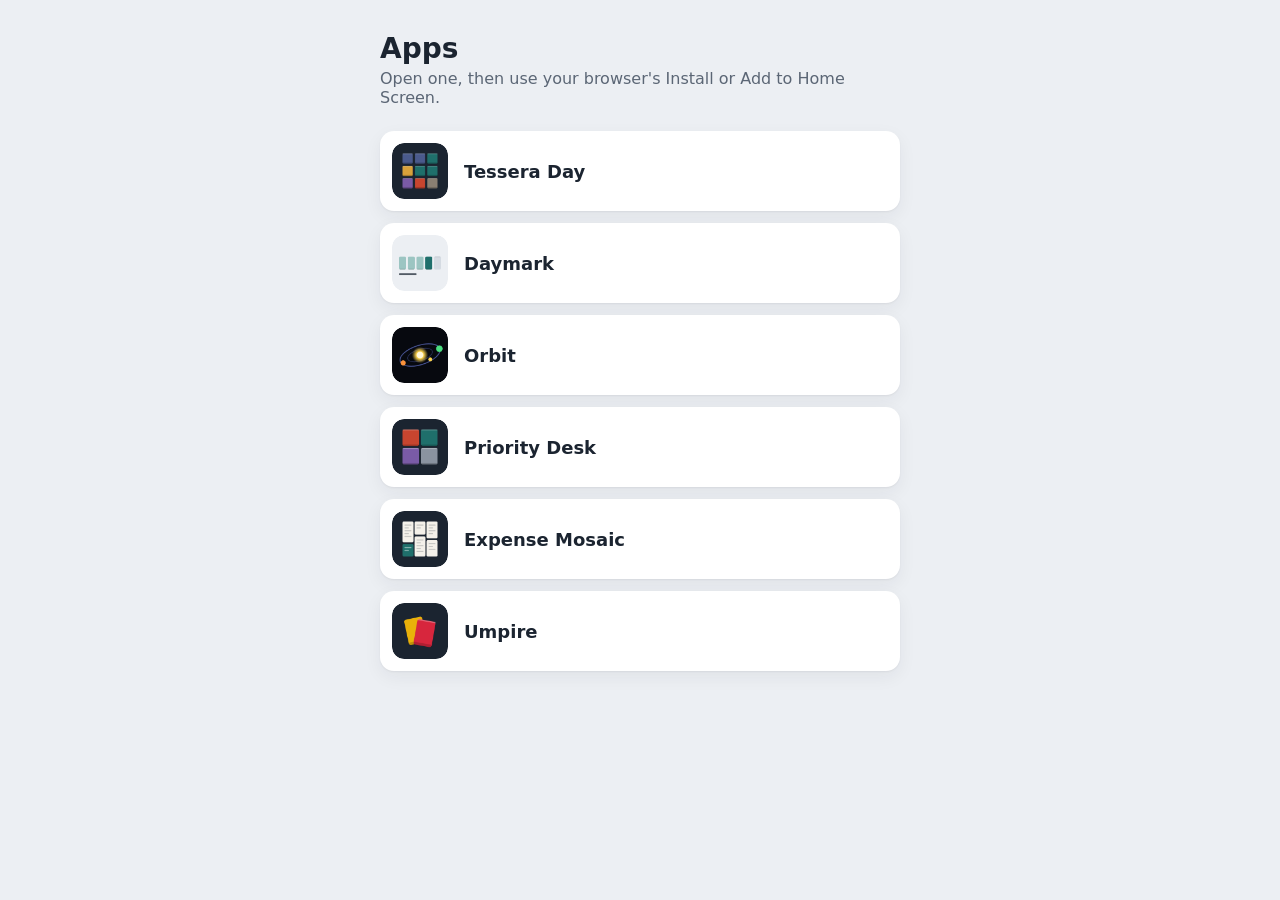
<file: index.html>
<!DOCTYPE html>
<html lang="en"><head><meta charset="utf-8"><meta name="viewport" content="width=device-width, initial-scale=1">
<title>Apps</title>
<style>
  body{margin:0;padding:32px 16px;font-family:system-ui,-apple-system,"Segoe UI",Roboto,sans-serif;background:#ECEFF3;color:#1B2430}
  main{max-width:520px;margin:0 auto}
  h1{font-size:28px;margin:0 0 4px}p{color:#5B6675;margin:0 0 24px}
  ul{list-style:none;margin:0;padding:0;display:grid;gap:12px}
  a{display:flex;align-items:center;gap:16px;padding:12px;border-radius:14px;background:#fff;color:inherit;text-decoration:none;font-weight:600;font-size:18px;box-shadow:0 1px 2px rgba(27,36,48,.06),0 6px 18px rgba(27,36,48,.06)}
  img{width:56px;height:56px;border-radius:12px}
  @media (prefers-color-scheme:dark){body{background:#12161D;color:#E7EBF0}p{color:#9AA4B2}a{background:#1B2430}}
</style></head>
<body><main><h1>Apps</h1><p>Open one, then use your browser's Install or Add to Home Screen.</p><ul><li><a href="tessera-day/"><img src="tessera-day/icons/icon-192.png" alt="">Tessera Day</a></li><li><a href="daymark/"><img src="daymark/icons/icon-192.png" alt="">Daymark</a></li><li><a href="orbit/"><img src="orbit/icons/icon-192.png" alt="">Orbit</a></li><li><a href="priority-desk/"><img src="priority-desk/icons/icon-192.png" alt="">Priority Desk</a></li><li><a href="expense-mosaic/"><img src="expense-mosaic/icons/icon-192.png" alt="">Expense Mosaic</a></li><li><a href="umpire/"><img src="umpire/icons/icon-192.png" alt="">Umpire</a></li></ul></main></body></html>
</file>
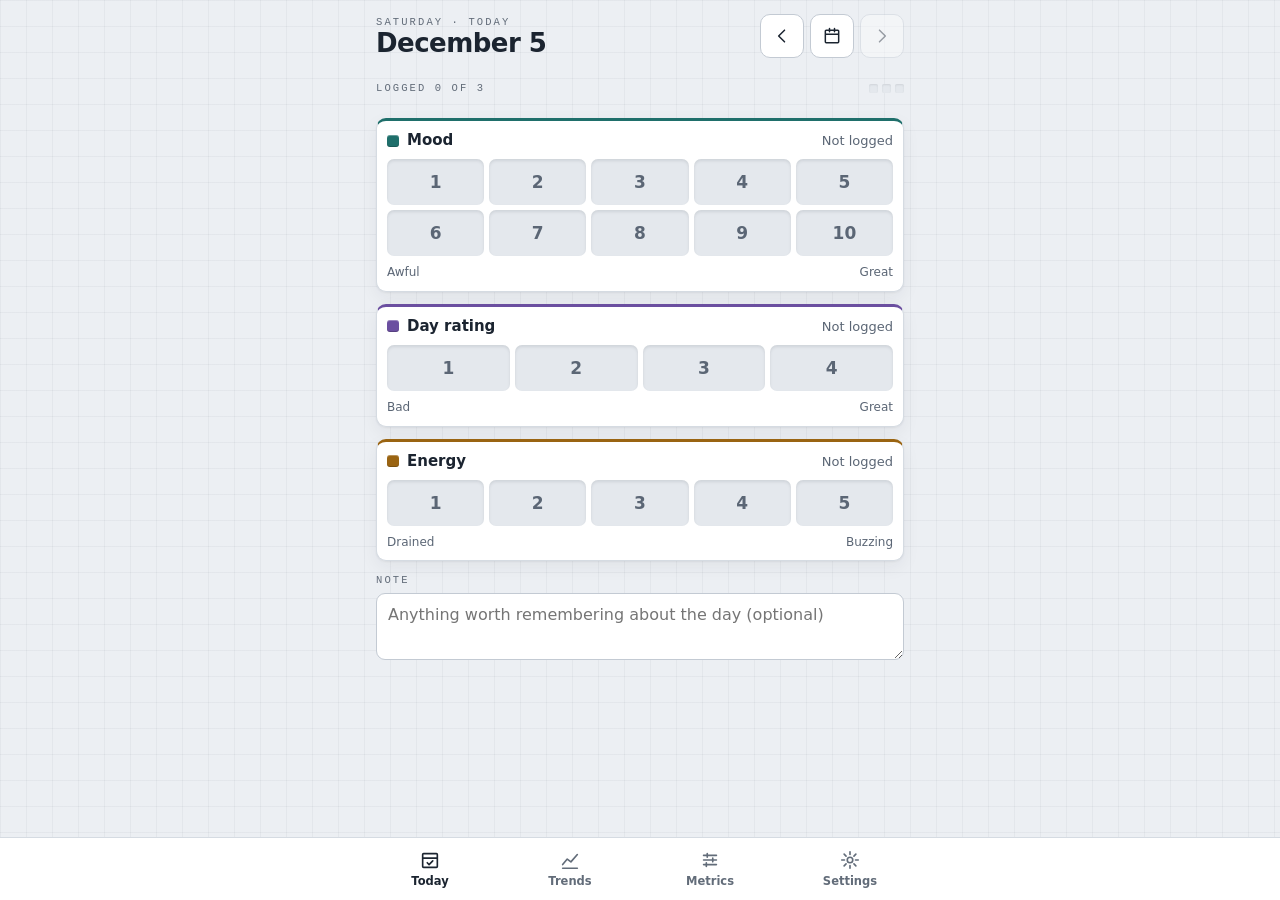
<file: daymark/index.html>
<!DOCTYPE html>
<html lang="en">
<head>
  <meta charset="utf-8">
  <meta name="viewport" content="width=device-width, initial-scale=1, viewport-fit=cover">
  <title>Daymark</title>
  <meta name="description" content="Rate your day against your own metrics and see the trends. Works offline; data stays on this device.">
  <meta name="theme-color" content="#ECEFF3">
  <link rel="icon" href="/daymark/icons/icon.svg" type="image/svg+xml">
  <link rel="apple-touch-icon" href="/daymark/icons/apple-touch-icon.png">
  <meta name="apple-mobile-web-app-capable" content="yes">
  <meta name="apple-mobile-web-app-title" content="Daymark">
  <script>
    // Apply the saved theme before first paint so dark-mode users don't see a light flash.
    try {
      var t = localStorage.getItem('daymark-theme');
      if (t === 'light' || t === 'dark') document.documentElement.setAttribute('data-theme', t);
    } catch (e) {}
  </script>
  <script type="module" crossorigin src="/daymark/assets/index-CeAett9L.js"></script>
  <link rel="stylesheet" crossorigin href="/daymark/assets/index-CAZpxniS.css">
<link rel="manifest" href="/daymark/manifest.webmanifest"></head>
<body>
  <div id="app"></div>
  <noscript>Daymark needs JavaScript.</noscript>
</body>
</html>
</file>
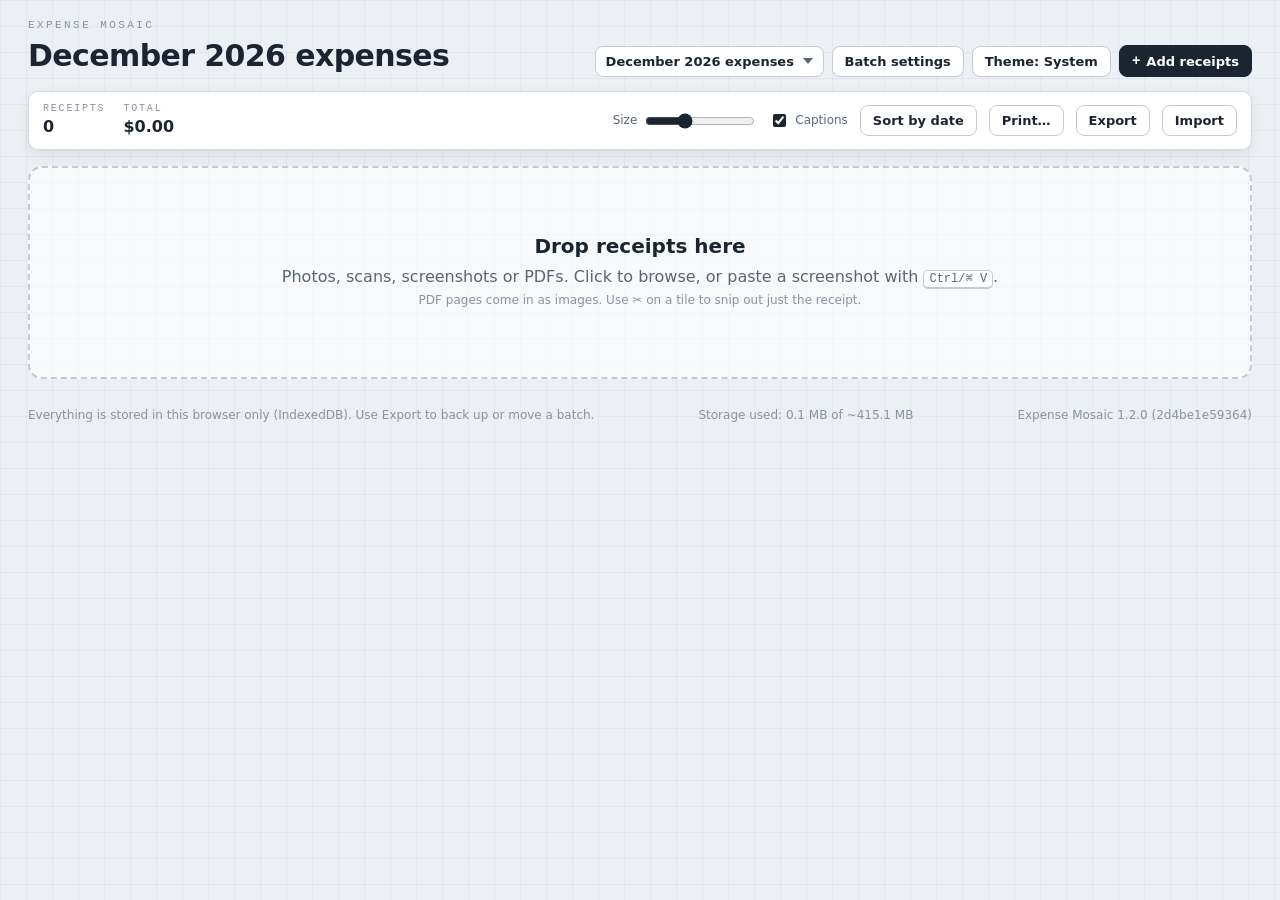
<file: expense-mosaic/index.html>
<!DOCTYPE html>
<html lang="en">
<head>
<meta charset="UTF-8" />
<meta name="viewport" content="width=device-width, initial-scale=1.0, viewport-fit=cover" />
<title>Expense Mosaic</title>
<meta name="description" content="Collect receipts into a mosaic you can annotate, total and print." />
<meta name="theme-color" content="#ECEFF3" />
<meta name="app-version" content="1.2.0 (2d4be1e59364)" />
<link rel="manifest" href="manifest.webmanifest" />
<link rel="icon" href="icons/icon.svg" type="image/svg+xml" />
<link rel="apple-touch-icon" href="icons/apple-touch-icon.png" />
<meta name="apple-mobile-web-app-capable" content="yes" />
<meta name="apple-mobile-web-app-title" content="Expenses" />
<script>
  // Apply the saved theme before first paint, so a chosen dark theme doesn't flash light.
  try { var t = localStorage.getItem("expense-mosaic-theme"); if (t === "light" || t === "dark") document.documentElement.setAttribute("data-theme", t); } catch (e) {}
</script>
<style>
  /* Colour tokens: dark mode repeats them under prefers-color-scheme (unless data-theme="light")
     and under data-theme="dark", on screen only, so printing always uses the light ones. The theme
     button sets data-theme. */
  :root{
    color-scheme:light;
    --paper:#ECEFF3;
    --panel:#FFFFFF;
    --ink:#1B2430;
    --ink-inv:#FFFFFF;
    --muted:#5B6675;
    --faint:#8A93A0;
    --hair:#D5DBE2;
    --hair-strong:#C3CAD3;
    --grid:rgba(27,36,48,0.045);
    --accent:#1F6F6B;
    --danger:#C7452F;
    --photo:#F5F6F8;
    --veil:rgba(255,255,255,.94);
    --radius:10px;
    --shadow:0 1px 2px rgba(27,36,48,.06), 0 6px 18px rgba(27,36,48,.06);
    --shadow-hover:0 1px 2px rgba(27,36,48,.08),0 10px 24px rgba(27,36,48,.10);
    --mono:ui-monospace,"SF Mono",Menlo,Consolas,"Liberation Mono",monospace;
    --sans:system-ui,-apple-system,"Segoe UI",Roboto,Helvetica,Arial,sans-serif;
    --tile:220px;
    --pcols:3;
  }
  @media screen and (prefers-color-scheme:dark){
    :root:not([data-theme="light"]){
      color-scheme:dark;
      --paper:#12161C; --panel:#1A2029; --ink:#E6EAF0; --ink-inv:#12161C; --muted:#A0A9B6; --faint:#848E9C;
      --hair:#262D37; --hair-strong:#323B47; --grid:rgba(230,234,240,.035);
      --accent:#3FA59E; --danger:#E06A52; --photo:#232A35; --veil:rgba(26,32,41,.94);
      --shadow:0 1px 2px rgba(0,0,0,.25),0 6px 18px rgba(0,0,0,.18); --shadow-hover:0 1px 2px rgba(0,0,0,.3),0 10px 24px rgba(0,0,0,.3);
    }
  }
  @media screen{
    :root[data-theme="dark"]{
      color-scheme:dark;
      --paper:#12161C; --panel:#1A2029; --ink:#E6EAF0; --ink-inv:#12161C; --muted:#A0A9B6; --faint:#848E9C;
      --hair:#262D37; --hair-strong:#323B47; --grid:rgba(230,234,240,.035);
      --accent:#3FA59E; --danger:#E06A52; --photo:#232A35; --veil:rgba(26,32,41,.94);
      --shadow:0 1px 2px rgba(0,0,0,.25),0 6px 18px rgba(0,0,0,.18); --shadow-hover:0 1px 2px rgba(0,0,0,.3),0 10px 24px rgba(0,0,0,.3);
    }
  }
  *{box-sizing:border-box;}
  html,body{margin:0;min-height:100%;}
  body{
    font-family:var(--sans);
    color:var(--ink);
    background-color:var(--paper);
    background-image:
      linear-gradient(var(--grid) 1px,transparent 1px),
      linear-gradient(90deg,var(--grid) 1px,transparent 1px);
    background-size:26px 26px;
    -webkit-font-smoothing:antialiased;
    line-height:1.4;
  }
  .wrap{max-width:1400px;margin:0 auto;padding:18px clamp(12px,3vw,28px) 60px;}
  [hidden]{display:none !important;}

  /* ---------- top bar ---------- */
  .topbar{display:flex;align-items:flex-end;justify-content:space-between;gap:16px;flex-wrap:wrap;margin-bottom:14px;}
  .brand{display:flex;flex-direction:column;gap:2px;min-width:0;}
  .brand .eyebrow{font-family:var(--mono);font-size:11px;letter-spacing:.22em;text-transform:uppercase;color:var(--faint);}
  .brand h1{margin:0;font-size:clamp(22px,3.4vw,30px);font-weight:800;letter-spacing:-.02em;overflow-wrap:anywhere;}
  .actions{display:flex;gap:8px;flex-wrap:wrap;align-items:center;}

  button,select,input,textarea{font-family:inherit;color:var(--ink);}
  .btn{
    appearance:none;border:1px solid var(--hair-strong);background:var(--panel);
    padding:8px 12px;border-radius:8px;font-size:13px;font-weight:600;cursor:pointer;
    display:inline-flex;align-items:center;gap:6px;line-height:1;transition:border-color .15s,background .15s,transform .05s;
    text-decoration:none;
  }
  .btn:hover{border-color:var(--ink);}
  .btn:active{transform:translateY(1px);}
  .btn.primary{background:var(--ink);color:var(--ink-inv);border-color:var(--ink);}
  .btn.danger{color:var(--danger);}
  .btn.danger:hover{border-color:var(--danger);}
  .btn .k{font-family:var(--mono);font-size:14px;}
  .btn:disabled{opacity:.45;cursor:default;}

  select.pick{
    border:1px solid var(--hair-strong);background:var(--panel);border-radius:8px;
    padding:7px 28px 7px 10px;font-size:13px;font-weight:600;cursor:pointer;max-width:240px;
    -webkit-appearance:none;appearance:none;
    background-image:url("data:image/svg+xml;utf8,<svg xmlns='http://www.w3.org/2000/svg' width='10' height='6'><path d='M0 0l5 6 5-6z' fill='%235B6675'/></svg>");
    background-repeat:no-repeat;background-position:right 10px center;
  }

  /* ---------- toolbar ---------- */
  .toolbar{
    display:flex;align-items:center;justify-content:space-between;gap:10px 16px;flex-wrap:wrap;
    background:var(--panel);border:1px solid var(--hair);border-radius:var(--radius);
    box-shadow:var(--shadow);padding:10px 14px;margin-bottom:16px;
  }
  .stats{display:flex;gap:6px 18px;flex-wrap:wrap;align-items:baseline;}
  .stat{display:flex;flex-direction:column;}
  .label{font-family:var(--mono);font-size:10px;letter-spacing:.18em;text-transform:uppercase;color:var(--faint);}
  .stat b{font-size:16px;font-variant-numeric:tabular-nums;}
  .stat.warn b{color:var(--danger);}
  .controls{display:flex;gap:12px;flex-wrap:wrap;align-items:center;}
  .ctl{display:flex;align-items:center;gap:6px;font-size:12px;color:var(--muted);}
  .ctl input[type=range]{width:110px;accent-color:var(--ink);}
  .ctl input[type=checkbox]{accent-color:var(--ink);}

  /* ---------- mosaic ---------- */
  .mosaic{
    display:grid;
    grid-template-columns:repeat(auto-fill,minmax(min(var(--tile),calc(50% - 7px)),1fr));
    grid-auto-rows:4px;column-gap:14px;row-gap:0;align-items:start;
  }
  .tile{position:relative;margin:0;user-select:none;-webkit-user-select:none;}
  .tile .inner{
    margin-bottom:14px;background:var(--panel);border:1px solid var(--hair);border-radius:var(--radius);
    box-shadow:var(--shadow);overflow:hidden;cursor:zoom-in;transition:border-color .15s,box-shadow .15s;
  }
  .tile:hover .inner{border-color:var(--hair-strong);box-shadow:var(--shadow-hover);}
  .tile .ph{background:var(--photo);display:block;width:100%;}
  .tile .ph img{display:block;width:100%;height:100%;object-fit:contain;-webkit-user-drag:none;}
  .tile .num{
    position:absolute;top:8px;left:8px;font-family:var(--mono);font-size:11px;font-weight:700;
    background:var(--ink);color:var(--ink-inv);border-radius:99px;padding:2px 7px;pointer-events:none;
  }
  .tile .tools{position:absolute;top:6px;right:6px;display:flex;gap:4px;opacity:0;transition:opacity .15s;}
  .tile:hover .tools,.tile:focus-within .tools{opacity:1;}
  .tile .tools button,.tile .grip{
    appearance:none;border:1px solid var(--hair-strong);background:var(--veil);border-radius:7px;
    width:28px;height:28px;display:grid;place-items:center;font-size:13px;cursor:pointer;padding:0;
  }
  .tile .tools button:hover{border-color:var(--ink);}
  .tile .tools button.del:hover{border-color:var(--danger);color:var(--danger);}
  .tile .grip{display:none;touch-action:none;cursor:grab;color:var(--muted);}
  .cap{padding:8px 10px 9px;border-top:1px solid var(--hair);display:grid;grid-template-columns:1fr auto;gap:0 10px;align-items:baseline;}
  .cap .who{font-weight:700;font-size:13px;overflow:hidden;text-overflow:ellipsis;white-space:nowrap;}
  .cap .who.blank{color:var(--faint);font-weight:500;font-style:italic;}
  .cap .amt{font-weight:700;font-size:13px;font-variant-numeric:tabular-nums;}
  .cap .amt.blank{color:var(--faint);font-weight:500;}
  .cap .meta{grid-column:1 / -1;font-family:var(--mono);font-size:11px;color:var(--muted);overflow:hidden;text-overflow:ellipsis;white-space:nowrap;}
  .cap .note{grid-column:1 / -1;font-size:12px;color:var(--muted);margin-top:2px;}
  body.nocap .cap{display:none;}
  .tile.dragging{opacity:.3;}
  .tile.drop-before .inner{box-shadow:-5px 0 0 -1px var(--accent);}
  .tile.drop-after .inner{box-shadow:5px 0 0 -1px var(--accent);}
  .ghost{position:fixed;z-index:60;pointer-events:none;opacity:.88;transform:rotate(1.5deg);}
  .ghost .inner{box-shadow:0 18px 40px rgba(27,36,48,.25);}
  @media (hover:none){
    .tile .tools{opacity:1;}
    .tile .grip{display:grid;}
  }

  /* ---------- empty / drop ---------- */
  .empty{
    border:2px dashed var(--hair-strong);border-radius:14px;background:color-mix(in srgb,var(--panel) 60%,transparent);
    padding:clamp(28px,7vw,64px) 20px;text-align:center;color:var(--muted);cursor:pointer;
  }
  .empty:hover{border-color:var(--ink);}
  .empty h2{margin:0 0 6px;color:var(--ink);font-size:20px;}
  .empty p{margin:4px 0;}
  .kbd{font-family:var(--mono);font-size:12px;border:1px solid var(--hair-strong);border-bottom-width:2px;border-radius:5px;padding:1px 5px;background:var(--panel);}
  .dropzone{
    position:fixed;inset:10px;z-index:80;border:3px dashed var(--accent);border-radius:16px;
    background:color-mix(in srgb,var(--paper) 88%,transparent);display:grid;place-items:center;pointer-events:none;
    font-size:22px;font-weight:800;color:var(--accent);
  }
  .hint{font-size:12px;color:var(--faint);margin-top:14px;}

  /* ---------- modals ---------- */
  .modal{position:fixed;inset:0;z-index:50;background:rgba(27,36,48,.55);display:flex;align-items:center;justify-content:center;padding:16px;}
  .sheet{background:var(--panel);border-radius:12px;box-shadow:0 20px 60px rgba(0,0,0,.3);width:100%;max-width:440px;max-height:calc(100vh - 32px);overflow:auto;}
  .sheet header{display:flex;justify-content:space-between;align-items:center;padding:14px 16px;border-bottom:1px solid var(--hair);gap:10px;}
  .sheet header h3{margin:0;font-size:16px;}
  .sheet .body{padding:14px 16px;display:flex;flex-direction:column;gap:12px;}
  .sheet footer{display:flex;justify-content:space-between;gap:8px;padding:12px 16px;border-top:1px solid var(--hair);flex-wrap:wrap;}
  .sheet footer .right{display:flex;gap:8px;margin-left:auto;}
  .x{appearance:none;border:0;background:none;font-size:20px;line-height:1;cursor:pointer;color:var(--muted);padding:4px 6px;}
  .field{display:flex;flex-direction:column;gap:4px;}
  .field input,.field select,.field textarea{
    border:1px solid var(--hair-strong);border-radius:8px;padding:8px 10px;font-size:14px;background:var(--panel);width:100%;
  }
  .field textarea{resize:vertical;min-height:64px;}
  .field input:focus,.field select:focus,.field textarea:focus{outline:2px solid var(--accent);outline-offset:-1px;border-color:var(--accent);}
  .row2{display:grid;grid-template-columns:1fr 1fr;gap:10px;}
  .check{display:flex;gap:8px;align-items:center;font-size:14px;}
  .check input{accent-color:var(--ink);}
  .small{font-size:12px;color:var(--muted);margin:0;}

  /* viewer */
  .sheet.viewer{max-width:1180px;height:calc(100vh - 32px);display:grid;grid-template-columns:1fr 320px;grid-template-rows:auto 1fr;overflow:hidden;}
  .viewer header{grid-column:1 / -1;}
  .viewer .stage{background:#20262E;display:flex;align-items:center;justify-content:center;min-height:0;position:relative;overflow:auto;}
  .viewer .stage img{max-width:100%;max-height:100%;object-fit:contain;display:block;cursor:zoom-in;}
  .viewer .stage.zoom{align-items:flex-start;justify-content:flex-start;}
  .viewer .stage.zoom img{max-width:none;max-height:none;cursor:zoom-out;}
  .viewer .side{display:flex;flex-direction:column;min-height:0;border-left:1px solid var(--hair);}
  .viewer .side .body{overflow:auto;flex:1;}
  .viewer .side footer{flex-direction:column;}
  .viewer .side footer .line{display:flex;gap:8px;flex-wrap:wrap;}
  .nav{display:flex;gap:6px;align-items:center;}
  .nav .pos{font-family:var(--mono);font-size:12px;color:var(--muted);min-width:56px;text-align:center;}
  @media (max-width:780px){
    .sheet.viewer{grid-template-columns:1fr;grid-template-rows:auto 45vh auto;height:auto;overflow:auto;}
    .viewer .side{border-left:0;border-top:1px solid var(--hair);}
  }

  /* cropper */
  .sheet.cropper{max-width:980px;}
  .crop-stage{height:min(64vh,640px);display:flex;align-items:center;justify-content:center;background:#20262E;border-radius:8px;touch-action:none;}
  .crop-stage canvas{display:block;cursor:crosshair;touch-action:none;}

  /* toast */
  .toast{
    position:fixed;left:50%;bottom:20px;transform:translateX(-50%);z-index:90;
    background:var(--ink);color:var(--ink-inv);padding:10px 14px;border-radius:8px;font-size:13px;
    box-shadow:0 10px 30px rgba(0,0,0,.25);max-width:calc(100vw - 32px);
  }
  .toast.err{background:var(--danger);}
  /* "New version" banner (see the service worker code at the end of the script). */
  .update-bar{position:fixed;z-index:95;left:50%;transform:translateX(-50%);top:max(10px,env(safe-area-inset-top));width:min(calc(100% - 24px),536px);display:flex;align-items:center;gap:8px;background:var(--panel);border:1px solid var(--hair-strong);border-radius:12px;box-shadow:0 10px 30px rgba(0,0,0,.25);padding:8px 8px 8px 14px;font-size:14px;}
  .update-bar[hidden]{display:none;}
  .update-bar span{flex:1;min-width:0;}

  .foot{margin-top:28px;font-size:12px;color:var(--faint);display:flex;justify-content:space-between;gap:12px;flex-wrap:wrap;}

  /* ---------- print ---------- */
  .print-only{display:none;}
  .phead h1{margin:0 0 2px;font-size:20pt;}
  .phead .sub{font-size:10pt;color:#444;margin:0 0 8pt;}
  .phead .notes{font-size:10pt;margin:0 0 8pt;white-space:pre-wrap;}
  .ptable{width:100%;border-collapse:collapse;font-size:9.5pt;margin:6pt 0 0;}
  .ptable th,.ptable td{border-bottom:1px solid #bbb;padding:3pt 5pt;text-align:left;vertical-align:top;}
  .ptable th{font-family:var(--mono);font-size:8pt;text-transform:uppercase;letter-spacing:.08em;color:#555;}
  .ptable .r{text-align:right;font-variant-numeric:tabular-nums;white-space:nowrap;}
  .ptable tfoot td{border-bottom:0;}
  .ptable tfoot tr.total td{border-top:2px solid #333;font-weight:700;}
  .ptable tfoot tr.cat td{color:#555;font-size:9pt;padding-top:1pt;padding-bottom:1pt;}
  @media print{
    @page{margin:12mm;}
    body{background:#fff;}
    .wrap{max-width:none;padding:0;}
    .topbar,.toolbar,.foot,.tools,.grip,.modal,.toast,.update-bar,.dropzone,.empty{display:none !important;}
    .print-only{display:block;}
    .psummary{margin-bottom:8mm;}
    body.p-break .psummary{break-after:page;}
    body.p-nosum .ptable{display:none;}
    .mosaic{display:block;column-count:var(--pcols);column-gap:5mm;}
    .tile{break-inside:avoid;page-break-inside:avoid;margin-bottom:5mm;grid-row-end:auto !important;}
    .tile .inner{margin:0;box-shadow:none;border:1px solid #bbb;border-radius:4px;}
    .tile .ph{background:none;aspect-ratio:auto !important;}
    .tile .ph img{height:auto;max-height:250mm;}
    .tile .num{background:#fff;color:#000;border:1px solid #000;}
    body.p-nocap .cap,.cap.nodetail{display:none !important;}
    .cap .blank{visibility:hidden;}
    body.nocap:not(.p-nocap) .cap{display:grid;}
    .cap{border-top:1px solid #bbb;}
  }
</style>
</head>
<body>
<div class="wrap">

  <header class="topbar">
    <div class="brand">
      <span class="eyebrow">Expense Mosaic</span>
      <h1 id="title">…</h1>
    </div>
    <div class="actions">
      <select class="pick" id="batchSel" aria-label="Switch batch"></select>
      <button class="btn" id="batchEditBtn" title="Rename, currency, notes, delete">Batch settings</button>
      <button class="btn" id="themeBtn" title="Theme: follow the system, light or dark"></button>
      <button class="btn primary" id="addBtn"><span class="k">+</span> Add receipts</button>
      <input type="file" id="fileIn" accept="image/*,application/pdf,.pdf" multiple hidden />
    </div>
  </header>

  <section class="toolbar" id="toolbar">
    <div class="stats" id="stats"></div>
    <div class="controls">
      <label class="ctl">Size <input type="range" id="sizeIn" min="120" max="420" step="10" /></label>
      <label class="ctl"><input type="checkbox" id="capIn" /> Captions</label>
      <button class="btn" id="sortBtn" title="Reorder receipts by date">Sort by date</button>
      <button class="btn" id="printBtn">Print…</button>
      <button class="btn" id="exportBtn" title="Download this batch, images included, as a .json backup">Export</button>
      <button class="btn" id="importBtn" title="Import a batch from an Export file">Import</button>
      <input type="file" id="importIn" accept=".json,application/json" hidden />
    </div>
  </section>

  <section class="print-only psummary" id="psummary"></section>

  <main>
    <div class="mosaic" id="mosaic"></div>
    <div class="empty" id="empty" hidden>
      <h2>Drop receipts here</h2>
      <p>Photos, scans, screenshots or PDFs. Click to browse, or paste a screenshot with <span class="kbd">Ctrl/⌘ V</span>.</p>
      <p class="hint">PDF pages come in as images. Use ✂ on a tile to snip out just the receipt.</p>
    </div>
  </main>

  <footer class="foot">
    <span>Everything is stored in this browser only (IndexedDB). Use Export to back up or move a batch.</span>
    <span id="usage"></span>
    <span id="appVersion"></span>
  </footer>
</div>

<div class="dropzone" id="dropzone" hidden>Drop to add receipts</div>
<div class="update-bar" id="updateBar" role="status" hidden>
  <span>A new version of Expense Mosaic is ready.</span>
  <button class="btn" type="button" id="updateLater">Later</button>
  <button class="btn primary" type="button" id="updateReload">Reload</button>
</div>

<!-- batch settings -->
<div class="modal" id="batchDlg" hidden>
  <form class="sheet" id="batchForm" autocomplete="off">
    <header><h3 id="batchDlgTitle">Batch</h3><button type="button" class="x" data-close aria-label="Close">×</button></header>
    <div class="body">
      <label class="field"><span class="label">Name</span><input id="bName" required maxlength="120" placeholder="e.g. Berlin trip – Oct 2026" /></label>
      <label class="field"><span class="label">Currency</span><select id="bCur"></select></label>
      <label class="field"><span class="label">Notes (shown on the printout)</span><textarea id="bNotes" placeholder="Claim reference, cost centre, approver…"></textarea></label>
    </div>
    <footer>
      <button type="button" class="btn danger" id="bDelete">Delete batch</button>
      <div class="right"><button type="button" class="btn" data-close>Cancel</button><button type="submit" class="btn primary">Save</button></div>
    </footer>
  </form>
</div>

<!-- viewer / details -->
<div class="modal" id="viewer" hidden>
  <div class="sheet viewer">
    <header>
      <div class="nav">
        <button class="btn" id="vPrev" title="Previous (←)">‹</button>
        <span class="pos" id="vPos"></span>
        <button class="btn" id="vNext" title="Next (→)">›</button>
      </div>
      <button type="button" class="x" data-close aria-label="Close">×</button>
    </header>
    <div class="stage" id="vStage"><img id="vImg" alt="" /></div>
    <div class="side">
      <div class="body">
        <label class="field"><span class="label">Merchant / description</span><input id="fLabel" maxlength="160" placeholder="e.g. Hotel Adlon" /></label>
        <div class="row2">
          <label class="field"><span class="label">Date</span><input id="fDate" type="date" /></label>
          <label class="field"><span class="label">Amount</span><input id="fAmount" inputmode="decimal" placeholder="0.00" /></label>
        </div>
        <label class="field"><span class="label">Category</span><input id="fCat" list="catList" maxlength="60" placeholder="Travel, Meals…" /></label>
        <label class="field"><span class="label">Notes</span><textarea id="fNote" placeholder="Attendees, purpose, project code…"></textarea></label>
        <p class="small" id="vSrc"></p>
      </div>
      <footer>
        <div class="line">
          <button class="btn" id="vCrop">✂ Crop &amp; rotate</button>
          <a class="btn" id="vDownload" download>Download</a>
        </div>
        <div class="line"><button class="btn danger" id="vDelete">Delete receipt</button></div>
      </footer>
    </div>
  </div>
</div>
<datalist id="catList"></datalist>

<!-- cropper -->
<div class="modal" id="cropper" hidden>
  <div class="sheet cropper">
    <header><h3>Crop &amp; rotate</h3><button type="button" class="x" data-close aria-label="Close">×</button></header>
    <div class="body">
      <div class="crop-stage" id="cropStage"><canvas id="cropCanvas"></canvas></div>
      <p class="small">Drag to draw the area to keep. Drag inside it to move, drag a corner to resize.</p>
    </div>
    <footer>
      <div class="line" style="display:flex;gap:8px;flex-wrap:wrap">
        <button class="btn" id="cRotL" title="Rotate left">⟲ Rotate</button>
        <button class="btn" id="cRotR" title="Rotate right">⟳ Rotate</button>
        <button class="btn" id="cReset">Reset</button>
      </div>
      <div class="right"><button class="btn" data-close>Cancel</button><button class="btn primary" id="cApply">Apply</button></div>
    </footer>
  </div>
</div>

<!-- files shared from another app, when there is more than one batch -->
<div class="modal" id="shareDlg" hidden>
  <form class="sheet" id="shareForm">
    <header><h3 id="shareTitle">Add shared receipts</h3><button type="button" class="x" data-close aria-label="Close">×</button></header>
    <div class="body">
      <label class="field"><span class="label">Add to</span><select id="shareBatch"></select></label>
    </div>
    <footer><div class="right"><button type="button" class="btn" data-close>Discard</button><button type="submit" class="btn primary" id="shareAdd">Add</button></div></footer>
  </form>
</div>

<!-- print options -->
<div class="modal" id="printDlg" hidden>
  <form class="sheet" id="printForm">
    <header><h3>Print</h3><button type="button" class="x" data-close aria-label="Close">×</button></header>
    <div class="body">
      <label class="field"><span class="label">Receipts per row</span>
        <select id="pCols"><option value="1">1 – largest</option><option value="2">2</option><option value="3">3</option><option value="4">4 – most compact</option></select>
      </label>
      <label class="check"><input type="checkbox" id="pSummary" /> Summary table (dates, merchants, amounts, totals)</label>
      <label class="check"><input type="checkbox" id="pBreak" /> Put the summary on its own page</label>
      <label class="check"><input type="checkbox" id="pCaptions" /> Captions under each receipt</label>
      <p class="small">To make a PDF, choose “Save as PDF” as the printer.</p>
    </div>
    <footer><div class="right"><button type="button" class="btn" data-close>Cancel</button><button type="submit" class="btn primary">Print</button></div></footer>
  </form>
</div>

<script>
(function(){
  "use strict";

  var DB_NAME = "expense-mosaic";
  var UI_KEY = "expense-mosaic-ui-v1";
  var EXPORT_FORMAT = "expense-mosaic";
  var PDFJS_BASE = "https://cdnjs.cloudflare.com/ajax/libs/pdf.js/3.11.174/";
  var MAX_EDGE = 2400;        // longest side kept for imported images
  var PDF_EDGE = 2000;        // longest side when rasterising PDF pages
  var PDF_MAX_PAGES = 40;
  var ROW = 4, GAP = 14;      // must match .mosaic grid-auto-rows / column-gap
  var DEFAULT_CATS = ["Travel","Transport","Lodging","Meals","Fuel","Parking","Supplies","Software","Phone","Other"];
  var CURRENCIES = ["GBP","EUR","USD","AUD","CAD","NZD","CHF","SEK","NOK","DKK","PLN","JPY","INR","SGD","HKD","ZAR"];

  // ---------- pure helpers ----------
  // No DOM, storage or app state in here: tests/app.mjs runs this part of the script (from
  // `var DB_NAME` up to the "state" comment) in node. Keep both markers.
  function uid(){ return Date.now().toString(36) + Math.random().toString(36).slice(2,7); }
  function orderBetween(a,b){
    if(a==null && b==null) return 0;
    if(a==null) return b-1;
    if(b==null) return a+1;
    return (a+b)/2;
  }
  // Reads a typed amount: "1,234.50", "1.234,50", "€12,50", "1 234,50", "$-3". When both "." and ","
  // appear, the last one is the decimal point; a lone "," is thousands only before exactly 3 digits.
  function parseAmount(s){
    if(s==null) return null;
    var t = String(s).replace(/[^\d.,-]/g,"");
    var dot = t.lastIndexOf("."), com = t.lastIndexOf(",");
    if(dot >= 0 && com >= 0) t = dot > com ? t.replace(/,/g,"") : t.replace(/\./g,"").replace(",", ".");
    else if(com >= 0) t = t.replace(/,(?=\d{3}(\D|$))/g,"").replace(",", ".");
    else if(t.indexOf(".") !== dot) t = t.replace(/\./g,"");   // "1.234.567": dots are thousands
    var n = parseFloat(t);
    return isFinite(n) ? n : null;
  }
  function summarize(items){
    var total = 0, missing = 0, dates = [], cats = {};
    items.forEach(function(i){
      var a = parseAmount(i.amount);
      if(a==null) missing++; else { total += a; var c = i.category || "Uncategorised"; cats[c] = (cats[c]||0) + a; }
      if(i.date) dates.push(i.date);
    });
    dates.sort();
    return { count:items.length, total:total, missing:missing, from:dates[0], to:dates[dates.length-1], cats:cats };
  }
  // Crop maths. The crop is normalised 0–1 in rotated space; rot is 0/90/180/270 clockwise.
  function rotDimsOf(w, h, rot){ return rot % 180 ? { w:h, h:w } : { w:w, h:h }; }
  // The same region of the original, expressed in the space rotated a further 90° (dir > 0) or -90°.
  function rotateCrop(c, dir){
    return dir > 0 ? { x:1-c.y-c.h, y:c.x, w:c.h, h:c.w } : { x:c.y, y:1-c.x-c.w, w:c.h, h:c.w };
  }
  function isIdentityEdit(rot, c){ return rot===0 && c.x<=0.001 && c.y<=0.001 && c.w>=0.999 && c.h>=0.999; }
  // Pixel size of the re-rendered image: the crop of the rotated original (d = rotDimsOf(...)).
  function cropSize(d, c){ return { w:Math.max(1, Math.round(c.w*d.w)), h:Math.max(1, Math.round(c.h*d.h)) }; }
  // Export/import. An export item is the item's metadata without batchId, plus data-URL images.
  function exportMeta(item){ var meta = Object.assign({}, item); delete meta.batchId; return meta; }
  function validImport(d){ return !!d && d.format === EXPORT_FORMAT && Array.isArray(d.items); }
  function isImageDataUrl(s){ return typeof s === "string" && s.indexOf("data:image/") === 0; }
  function importedBatchMeta(d){
    var b = d.batch || {};
    return { name:String(b.name || "Imported batch"), currency:/^[A-Z]{3}$/.test(b.currency) ? b.currency : null, notes:String(b.notes || "") };
  }
  // Always a fresh id in the new batch, never the exported one. edited: the export carried an `img`.
  function importedItem(x, k, batchId, edited){
    return { id:uid(), batchId:batchId, order: typeof x.order==="number" ? x.order : k,
      name:String(x.name||"image"), label:String(x.label||""), date:/^\d{4}-\d{2}-\d{2}$/.test(x.date) ? x.date : "",
      amount:String(x.amount==null ? "" : x.amount), category:String(x.category||""), note:String(x.note||""),
      w:+x.w || 1, h:+x.h || 1, mime:"", edit:x.edit && edited ? x.edit : null, fromPdf:!!x.fromPdf, added:+x.added || Date.now() };
  }

  // ---------- state ----------
  var S = { batches:[], batch:null, items:[], urls:{} };
  var ui = { batchId:null, tile:220, captions:true, print:{ cols:3, summary:true, pageBreak:false, captions:true } };
  var viewIdx = -1;

  function $(s, r){ return (r||document).querySelector(s); }
  function esc(s){ return String(s==null?"":s).replace(/[&<>"']/g, function(c){ return {"&":"&amp;","<":"&lt;",">":"&gt;","\"":"&quot;","'":"&#39;"}[c]; }); }
  function byOrder(a,b){ return a.order-b.order; }

  function loadUi(){
    try{
      var d = JSON.parse(localStorage.getItem(UI_KEY)||"null");
      if(d){ ui = Object.assign(ui, d); ui.print = Object.assign({ cols:3, summary:true, pageBreak:false, captions:true }, d.print||{}); }
    }catch(e){}
  }
  function saveUi(){ try{ localStorage.setItem(UI_KEY, JSON.stringify(ui)); }catch(e){} }

  var toastTimer = null;
  function toast(msg, isErr, ms){
    var t = $("#toast");
    if(!t){ t = document.createElement("div"); t.id = "toast"; document.body.appendChild(t); }
    t.className = "toast" + (isErr? " err" : "");
    t.textContent = msg; t.hidden = false;
    clearTimeout(toastTimer);
    if(ms !== 0) toastTimer = setTimeout(function(){ t.hidden = true; }, ms || (isErr? 6000 : 2600));
  }

  function guessCurrency(){
    var l = (navigator.language||"").toLowerCase();
    var map = { "en-gb":"GBP","en-us":"USD","en-au":"AUD","en-ca":"CAD","en-nz":"NZD","en-in":"INR","en-za":"ZAR","en-sg":"SGD","ja":"JPY","sv":"SEK","nb":"NOK","no":"NOK","da":"DKK","pl":"PLN","de-ch":"CHF" };
    if(map[l]) return map[l];
    if(map[l.split("-")[0]]) return map[l.split("-")[0]];
    if(/^(de|fr|es|it|nl|pt|fi|el|ga|et|lv|lt|sk|sl|mt|hr)/.test(l) || l==="en-ie") return "EUR";
    return "GBP";
  }

  // ---------- IndexedDB ----------
  // stores: batches {id,...}, items {id,batchId,...meta}, blobs {id,orig,img}
  var dbp = null;
  function openDb(){
    if(dbp) return dbp;
    dbp = new Promise(function(res, rej){
      if(!window.indexedDB){ rej(new Error("This browser has no IndexedDB")); return; }
      var r = indexedDB.open(DB_NAME, 1);
      r.onupgradeneeded = function(){
        var db = r.result;
        db.createObjectStore("batches", { keyPath:"id" });
        db.createObjectStore("items", { keyPath:"id" }).createIndex("batchId", "batchId");
        db.createObjectStore("blobs", { keyPath:"id" });
      };
      r.onsuccess = function(){ res(r.result); };
      r.onerror = function(){ rej(r.error); };
    });
    return dbp;
  }
  // Runs fn(tx, set) inside one transaction; resolves with whatever set() received once it commits.
  function run(stores, mode, fn){
    return openDb().then(function(db){
      return new Promise(function(res, rej){
        var t = db.transaction(stores, mode), out;
        t.oncomplete = function(){ res(out); };
        t.onerror = t.onabort = function(){ rej(t.error || new Error("Storage error")); };
        fn(t, function(v){ out = v; });
      });
    });
  }
  function getAll(store, indexName, key){
    return run([store], "readonly", function(t, set){
      var s = t.objectStore(store);
      var r = indexName ? s.index(indexName).getAll(key) : s.getAll();
      r.onsuccess = function(){ set(r.result); };
    });
  }
  function getOne(store, key){
    return run([store], "readonly", function(t, set){
      var r = t.objectStore(store).get(key);
      r.onsuccess = function(){ set(r.result); };
    });
  }
  function getMany(store, keys){
    return run([store], "readonly", function(t, set){
      var s = t.objectStore(store), out = {};
      keys.forEach(function(k){ var r = s.get(k); r.onsuccess = function(){ if(r.result) out[k] = r.result; }; });
      set(out);
    });
  }
  function putRecs(store, recs){
    return run([store], "readwrite", function(t){
      var s = t.objectStore(store);
      recs.forEach(function(r){ s.put(r); });
    });
  }
  function putItem(item){ return putRecs("items", [item]); }
  function putBatch(b){ b.updated = Date.now(); return putRecs("batches", [b]); }

  var saveTimers = {};
  function saveItemSoon(item){
    clearTimeout(saveTimers[item.id]);
    saveTimers[item.id] = setTimeout(function(){ delete saveTimers[item.id]; putItem(item).catch(storageErr); }, 300);
  }
  function storageErr(e){
    var quota = e && (e.name==="QuotaExceededError" || /quota/i.test(e.message||""));
    toast(quota ? "Browser storage is full. Export and delete an old batch to make room." : "Couldn't save: " + (e && e.message || e), true);
  }
  function askPersist(){
    if(navigator.storage && navigator.storage.persist){ navigator.storage.persist().catch(function(){}); }
  }

  // ---------- batches ----------
  function newBatchRec(name){
    var now = Date.now();
    return { id:uid(), name:name||"Untitled batch", currency:guessCurrency(), notes:"", created:now, updated:now };
  }
  function defaultBatchName(){
    return new Date().toLocaleDateString(undefined, { month:"long", year:"numeric" }) + " expenses";
  }
  function sortBatches(){ S.batches.sort(function(a,b){ return b.updated-a.updated; }); }

  function selectBatch(id){
    var b = S.batches.filter(function(x){ return x.id===id; })[0] || S.batches[0];
    Object.keys(S.urls).forEach(function(k){ URL.revokeObjectURL(S.urls[k]); });
    S.urls = {}; S.items = []; S.batch = b;
    ui.batchId = b.id; saveUi();
    return getAll("items", "batchId", b.id).then(function(items){
      items.sort(byOrder);
      return getMany("blobs", items.map(function(i){ return i.id; })).then(function(blobs){
        if(S.batch !== b) return;              // switched again while loading
        S.items = items.filter(function(i){ return blobs[i.id]; });
        S.items.forEach(function(i){ S.urls[i.id] = URL.createObjectURL(blobs[i.id].img); });
        render();
      });
    });
  }

  function deleteBatch(b){
    return getAll("items", "batchId", b.id).then(function(items){
      return run(["batches","items","blobs"], "readwrite", function(t){
        items.forEach(function(i){ t.objectStore("items").delete(i.id); t.objectStore("blobs").delete(i.id); });
        t.objectStore("batches").delete(b.id);
      });
    }).then(function(){
      S.batches = S.batches.filter(function(x){ return x.id!==b.id; });
      if(!S.batches.length){
        var nb = newBatchRec(defaultBatchName());
        S.batches.push(nb);
        return putBatch(nb).then(function(){ return selectBatch(nb.id); });
      }
      return selectBatch(S.batches[0].id);
    });
  }

  // ---------- images ----------
  function loadImage(blob){
    return new Promise(function(res, rej){
      var url = URL.createObjectURL(blob), img = new Image();
      img.onload = function(){ URL.revokeObjectURL(url); res(img); };
      img.onerror = function(){ URL.revokeObjectURL(url); rej(new Error("unreadable image")); };
      img.src = url;
    });
  }
  function canvasBlob(c, type, q){
    return new Promise(function(res, rej){
      c.toBlob(function(b){ b ? res(b) : rej(new Error("Couldn't encode image")); }, type, q);
    });
  }
  function outType(srcType){ return srcType==="image/png" ? "image/png" : "image/jpeg"; }

  // Keep images as-is when reasonable, otherwise downscale/re-encode.
  function normalizeImage(file){
    return loadImage(file).then(function(img){
      var w = img.naturalWidth, h = img.naturalHeight;
      var scale = Math.min(1, MAX_EDGE/Math.max(w,h));
      var keep = scale===1 && /^image\/(jpeg|png|webp)$/.test(file.type) && file.size < 4*1024*1024;
      if(keep) return { blob:file, w:w, h:h };
      var c = document.createElement("canvas");
      c.width = Math.round(w*scale); c.height = Math.round(h*scale);
      var ctx = c.getContext("2d");
      ctx.fillStyle = "#fff"; ctx.fillRect(0,0,c.width,c.height);
      ctx.drawImage(img, 0, 0, c.width, c.height);
      var type = outType(file.type);
      return canvasBlob(c, type, 0.9).then(function(b){ return { blob:b, w:c.width, h:c.height }; });
    });
  }

  var pdfjsP = null;
  function loadPdfJs(){
    if(pdfjsP) return pdfjsP;
    pdfjsP = new Promise(function(res, rej){
      var s = document.createElement("script");
      s.crossOrigin = "anonymous"; // a CORS response, so the service worker can cache it for offline use
      s.src = PDFJS_BASE + "pdf.min.js";
      s.onload = function(){
        if(!window.pdfjsLib){ rej(new Error("pdf.js failed to load")); return; }
        // Fetch the worker here and hand pdf.js a blob URL: a cross-origin worker script loads
        // from inside a worker, out of the service worker's reach, so it would not work offline.
        var workerUrl = PDFJS_BASE + "pdf.worker.min.js";
        fetch(workerUrl).then(function(r){ if(!r.ok) throw new Error(r.status); return r.blob(); })
          .then(function(b){ return URL.createObjectURL(b); }, function(){ return workerUrl; })
          .then(function(src){ window.pdfjsLib.GlobalWorkerOptions.workerSrc = src; res(window.pdfjsLib); });
      };
      s.onerror = function(){ pdfjsP = null; rej(new Error("PDF support needs an internet connection (loads pdf.js)")); };
      document.head.appendChild(s);
    });
    return pdfjsP;
  }
  function readBuffer(file){
    if(file.arrayBuffer) return file.arrayBuffer();
    return new Promise(function(res, rej){ var fr = new FileReader(); fr.onload = function(){ res(fr.result); }; fr.onerror = function(){ rej(fr.error); }; fr.readAsArrayBuffer(file); });
  }
  function pdfPages(file, progress){
    return Promise.all([loadPdfJs(), readBuffer(file)]).then(function(r){
      return r[0].getDocument({ data:new Uint8Array(r[1]) }).promise;
    }).then(function(doc){
      var n = Math.min(doc.numPages, PDF_MAX_PAGES), out = [], i = 0;
      if(doc.numPages > n) toast("Only the first " + n + " pages of " + file.name + " were added.", true);
      function next(){
        if(++i > n) return Promise.resolve(out);
        progress(i, n);
        return doc.getPage(i).then(function(page){
          var v1 = page.getViewport({ scale:1 });
          var vp = page.getViewport({ scale:Math.min(4, PDF_EDGE/Math.max(v1.width, v1.height)) });
          var c = document.createElement("canvas");
          c.width = Math.floor(vp.width); c.height = Math.floor(vp.height);
          var ctx = c.getContext("2d");
          ctx.fillStyle = "#fff"; ctx.fillRect(0,0,c.width,c.height);
          return page.render({ canvasContext:ctx, viewport:vp }).promise.then(function(){
            return canvasBlob(c, "image/jpeg", 0.92);
          }).then(function(b){
            out.push({ blob:b, w:c.width, h:c.height, name:file.name + (n>1 ? " · p" + i : "") });
            return next();
          });
        });
      }
      return next();
    });
  }

  function isPdf(f){ return f.type==="application/pdf" || /\.pdf$/i.test(f.name||""); }
  function isImage(f){ return /^image\//.test(f.type) || /\.(jpe?g|png|gif|webp|bmp|heic|heif|avif)$/i.test(f.name||""); }

  var adding = false;
  // opts (optional): done(file) is called once a file is finished with (stored, or failed for a
  // reason other than storage, so retrying won't help); into names the batch in the closing toast.
  // Resolves when the run is over.
  function addFiles(list, opts){
    opts = opts || {};
    var files = Array.prototype.slice.call(list||[]).filter(function(f){ return isPdf(f) || isImage(f); });
    if(!files.length){ toast("Nothing to add – use images (JPG, PNG…) or PDFs.", true); return Promise.resolve(); }
    if(adding){ toast("Still adding the previous files…", true); return Promise.resolve(); }
    adding = true; askPersist();
    var added = [], failed = [], fi = 0, b = S.batch;
    var last = S.items.length ? S.items[S.items.length-1].order : 0;

    function store(src, name){
      var item = { id:uid(), batchId:b.id, order:(last += 1), name:name, label:"", date:"", amount:"", category:"", note:"", w:src.w, h:src.h, mime:src.blob.type, edit:null, fromPdf:!!src.fromPdf, added:Date.now() };
      return run(["items","blobs"], "readwrite", function(t){
        t.objectStore("items").put(item);
        t.objectStore("blobs").put({ id:item.id, orig:src.blob, img:src.blob });
      }).then(function(){
        if(S.batch !== b) return;
        S.urls[item.id] = URL.createObjectURL(src.blob);
        S.items.push(item); added.push(item);
      });
    }
    function next(){
      if(fi >= files.length) return Promise.resolve();
      var f = files[fi++], label = "Adding " + fi + " of " + files.length;
      toast(label + "…", false, 0);
      var stored = 0, total = 0;   // PDF pages stored so far, of total
      var p = isPdf(f)
        ? pdfPages(f, function(i,n){ toast(label + " – page " + i + " of " + n + "…", false, 0); }).then(function(pages){
            total = pages.length;
            return pages.reduce(function(acc, pg){ pg.fromPdf = true; return acc.then(function(){ return store(pg, pg.name); }).then(function(){ stored++; }); }, Promise.resolve());
          })
        : normalizeImage(f).then(function(src){ return store(src, f.name || "Pasted image"); });
      return p.catch(function(e){
        if(e && (e.name==="QuotaExceededError" || /quota/i.test(e.message||""))){
          // Storage filled up part-way through a PDF: keep the pages that fit and count the file as
          // finished, so a retry (e.g. a shared file still stashed) doesn't add those pages twice.
          if(stored){
            failed.push((f.name||"PDF") + " (only " + stored + " of " + total + " pages fit – browser storage is full)");
            if(opts.done) opts.done(f);
          }
          throw e;
        }
        failed.push((f.name||"image") + (/heic|heif/i.test(f.name+f.type) ? " (HEIC isn't supported by this browser – export it as JPEG)" : " (" + (e && e.message || e) + ")"));
      }).then(function(){ if(opts.done) opts.done(f); }).then(next);
    }
    return next().catch(storageErr).then(function(){
      adding = false;
      b.updated = Date.now(); putBatch(b).catch(function(){});
      render();
      if(failed.length) toast("Couldn't add: " + failed.join("; "), true, 9000);
      else toast("Added " + added.length + " receipt" + (added.length===1?"":"s") + (opts.into ? " to " + opts.into : "") + ".");
      if(added.length===1 && added[0].fromPdf) openCrop(added[0]);   // single PDF page: offer to snip right away
      else if(added.length===1) openViewer(S.items.indexOf(added[0]));
      showUsage();
    });
  }

  // ---------- formatting ----------
  function money(n){
    try{ return new Intl.NumberFormat(undefined, { style:"currency", currency:S.batch.currency||"GBP" }).format(n); }
    catch(e){ return (S.batch.currency||"") + " " + n.toFixed(2); }
  }
  function fmtDate(d, long){
    if(!d) return "";
    var dt = new Date(d + "T00:00:00");
    if(isNaN(dt)) return d;
    return dt.toLocaleDateString(undefined, long ? { day:"numeric", month:"short", year:"numeric" } : { day:"numeric", month:"short" });
  }
  function summary(){ return summarize(S.items); }
  function rangeText(sm){
    if(!sm.from) return "";
    return sm.from===sm.to ? fmtDate(sm.from, true) : fmtDate(sm.from, sm.from.slice(0,4)!==sm.to.slice(0,4)) + " – " + fmtDate(sm.to, true);
  }

  // ---------- render ----------
  function render(){
    document.title = S.batch.name + " · Expense Mosaic";
    $("#title").textContent = S.batch.name;
    $("#batchSel").innerHTML = S.batches.map(function(b){
      return '<option value="' + esc(b.id) + '"' + (b.id===S.batch.id ? " selected" : "") + ">" + esc(b.name) + "</option>";
    }).join("") + '<option value="__new">＋ New batch…</option>';
    document.documentElement.style.setProperty("--tile", ui.tile + "px");
    document.documentElement.style.setProperty("--pcols", ui.print.cols);
    document.body.classList.toggle("nocap", !ui.captions);
    document.body.classList.toggle("p-nocap", !ui.print.captions);
    document.body.classList.toggle("p-nosum", !ui.print.summary);
    document.body.classList.toggle("p-break", !!ui.print.pageBreak && ui.print.summary);
    $("#sizeIn").value = ui.tile;
    $("#capIn").checked = ui.captions;
    renderStats();
    $("#mosaic").innerHTML = S.items.map(tileHtml).join("");
    $("#empty").hidden = S.items.length > 0;
    renderCats();
    layout();
  }

  function renderStats(){
    var sm = summary();
    var h = '<div class="stat"><span class="label">Receipts</span><b>' + sm.count + "</b></div>" +
            '<div class="stat"><span class="label">Total</span><b>' + esc(money(sm.total)) + "</b></div>";
    if(sm.missing) h += '<div class="stat warn"><span class="label">No amount</span><b>' + sm.missing + "</b></div>";
    if(sm.from) h += '<div class="stat"><span class="label">Dates</span><b>' + esc(rangeText(sm)) + "</b></div>";
    $("#stats").innerHTML = h;
    renderPrintSummary(sm);
  }

  function capHtml(i){
    var a = parseAmount(i.amount);
    var meta = [fmtDate(i.date, true), i.category].filter(Boolean).join(" · ");
    var blank = !i.label && a==null && !meta && !i.note;
    return '<figcaption class="cap' + (blank ? " nodetail" : "") + '">' +
      '<span class="who' + (i.label ? "" : " blank") + '">' + esc(i.label || "Add details") + "</span>" +
      '<span class="amt' + (a==null ? " blank" : "") + '">' + (a==null ? "–" : esc(money(a))) + "</span>" +
      (meta ? '<span class="meta">' + esc(meta) + "</span>" : "") +
      (i.note ? '<span class="note">' + esc(i.note) + "</span>" : "") +
      "</figcaption>";
  }
  function tileHtml(i, idx){
    return '<figure class="tile" data-id="' + esc(i.id) + '">' +
      '<div class="inner">' +
        '<div class="ph" style="aspect-ratio:' + i.w + " / " + i.h + '"><img src="' + S.urls[i.id] + '" alt="' + esc(i.label || i.name) + '" draggable="false" /></div>' +
        capHtml(i) +
      "</div>" +
      '<span class="num">' + (idx+1) + "</span>" +
      '<div class="tools">' +
        '<button type="button" class="grip" title="Drag to reorder" aria-label="Drag to reorder">⠿</button>' +
        '<button type="button" data-act="crop" title="Crop &amp; rotate">✂</button>' +
        '<button type="button" class="del" data-act="del" title="Delete">✕</button>' +
      "</div>" +
    "</figure>";
  }
  function refreshTile(item){
    var el = $('.tile[data-id="' + item.id + '"]');
    if(el){ var tmp = document.createElement("div"); tmp.innerHTML = tileHtml(item, S.items.indexOf(item)); el.replaceWith(tmp.firstChild); }
    renderStats(); renderCats(); layout();
  }

  // Masonry: each tile spans enough 4px rows to fit its content; order stays left-to-right.
  var layoutRaf = 0;
  function layout(){
    cancelAnimationFrame(layoutRaf);
    layoutRaf = requestAnimationFrame(function(){
      var tiles = $("#mosaic").children;
      for(var k=0; k<tiles.length; k++){
        var h = tiles[k].firstChild.getBoundingClientRect().height;
        tiles[k].style.gridRowEnd = "span " + Math.max(1, Math.ceil((h + GAP)/ROW));
      }
    });
  }

  function renderCats(){
    var seen = {};
    DEFAULT_CATS.concat(S.items.map(function(i){ return i.category; })).forEach(function(c){ if(c) seen[c] = 1; });
    $("#catList").innerHTML = Object.keys(seen).sort().map(function(c){ return '<option value="' + esc(c) + '">'; }).join("");
  }

  function renderPrintSummary(sm){
    var b = S.batch;
    var sub = [sm.count + " receipt" + (sm.count===1?"":"s"), "Total " + money(sm.total)];
    if(sm.missing) sub.push(sm.missing + " without amount");
    if(sm.from) sub.push(rangeText(sm));
    sub.push("Printed " + new Date().toLocaleDateString(undefined, { day:"numeric", month:"short", year:"numeric" }));
    var rows = S.items.map(function(i, idx){
      var a = parseAmount(i.amount);
      return "<tr><td>" + (idx+1) + "</td><td>" + esc(fmtDate(i.date, true)) + "</td><td>" + esc(i.label) + "</td><td>" + esc(i.category) + "</td><td>" + esc(i.note) + '</td><td class="r">' + (a==null ? "" : esc(money(a))) + "</td></tr>";
    }).join("");
    var catNames = Object.keys(sm.cats).sort();
    var catRows = catNames.length > 1 ? catNames.map(function(c){
      return '<tr class="cat"><td colspan="5">' + esc(c) + '</td><td class="r">' + esc(money(sm.cats[c])) + "</td></tr>";
    }).join("") : "";
    $("#psummary").innerHTML =
      '<div class="phead"><h1>' + esc(b.name) + '</h1><p class="sub">' + esc(sub.join(" · ")) + "</p>" +
      (b.notes ? '<p class="notes">' + esc(b.notes) + "</p>" : "") + "</div>" +
      '<table class="ptable"><thead><tr><th>#</th><th>Date</th><th>Merchant</th><th>Category</th><th>Notes</th><th class="r">Amount</th></tr></thead>' +
      "<tbody>" + rows + "</tbody><tfoot>" + catRows +
      '<tr class="total"><td colspan="5">Total</td><td class="r">' + esc(money(sm.total)) + "</td></tr></tfoot></table>";
  }

  function showUsage(){
    if(!(navigator.storage && navigator.storage.estimate)) return;
    navigator.storage.estimate().then(function(e){
      function mb(n){ return n > 1e9 ? (n/1e9).toFixed(1) + " GB" : Math.max(0.1, n/1e6).toFixed(1) + " MB"; }
      $("#usage").textContent = "Storage used: " + mb(e.usage||0) + (e.quota ? " of ~" + mb(e.quota) : "");
    }).catch(function(){});
  }

  // ---------- modals ----------
  function openModal(id){ $("#"+id).hidden = false; }
  function closeModal(id){
    $("#"+id).hidden = true;
    if(id==="shareDlg" && shareFiles){ var f = shareFiles; shareFiles = null; dropShared(f); toast("Shared receipts discarded."); }
    if(id==="viewer"){ viewIdx = -1; $("#vImg").removeAttribute("src"); }
  }
  function topModal(){
    var open = Array.prototype.filter.call(document.querySelectorAll(".modal"), function(m){ return !m.hidden; });
    return open[open.length-1];
  }
  document.addEventListener("click", function(e){
    var m = e.target.closest(".modal");
    if(!m) return;
    if(e.target === m || e.target.closest("[data-close]")) closeModal(m.id);
  });

  // batch dialog
  var batchDlgFor = null;    // null = creating
  function openBatchDlg(b){
    batchDlgFor = b;
    $("#batchDlgTitle").textContent = b ? "Batch settings" : "New batch";
    $("#bName").value = b ? b.name : defaultBatchName();
    var cur = b ? b.currency : (S.batch ? S.batch.currency : guessCurrency());
    var list = CURRENCIES.indexOf(cur) < 0 ? [cur].concat(CURRENCIES) : CURRENCIES;
    $("#bCur").innerHTML = list.map(function(c){ return '<option' + (c===cur ? " selected" : "") + ">" + c + "</option>"; }).join("");
    $("#bNotes").value = b ? b.notes : "";
    $("#bDelete").hidden = !b;
    openModal("batchDlg");
    setTimeout(function(){ $("#bName").select(); }, 30);
  }
  $("#batchForm").addEventListener("submit", function(e){
    e.preventDefault();
    var b = batchDlgFor || newBatchRec();
    b.name = $("#bName").value.trim() || "Untitled batch";
    b.currency = $("#bCur").value;
    b.notes = $("#bNotes").value;
    closeModal("batchDlg");
    putBatch(b).then(function(){
      if(!batchDlgFor){ S.batches.push(b); }
      sortBatches();
      return batchDlgFor ? render() : selectBatch(b.id);
    }).catch(storageErr);
  });
  $("#bDelete").addEventListener("click", function(){
    var b = batchDlgFor;
    var n = b===S.batch ? S.items.length : null;
    if(!confirm("Delete “" + b.name + "”" + (n ? " and its " + n + " receipt" + (n===1?"":"s") : "") + "? This can't be undone.")) return;
    closeModal("batchDlg");
    deleteBatch(b).then(showUsage).catch(storageErr);
  });
  $("#batchEditBtn").addEventListener("click", function(){ openBatchDlg(S.batch); });
  $("#batchSel").addEventListener("change", function(e){
    if(e.target.value === "__new"){ e.target.value = S.batch.id; openBatchDlg(null); }
    else selectBatch(e.target.value).catch(storageErr);
  });

  // viewer
  function openViewer(idx){
    if(idx < 0 || idx >= S.items.length) return;
    viewIdx = idx;
    var i = S.items[idx];
    $("#vStage").classList.remove("zoom");
    $("#vImg").src = S.urls[i.id];
    $("#vImg").alt = i.label || i.name;
    $("#vPos").textContent = (idx+1) + " / " + S.items.length;
    $("#vPrev").disabled = idx===0;
    $("#vNext").disabled = idx===S.items.length-1;
    $("#fLabel").value = i.label; $("#fDate").value = i.date; $("#fAmount").value = i.amount;
    $("#fCat").value = i.category; $("#fNote").value = i.note;
    $("#vSrc").textContent = "Source: " + i.name + " · " + i.w + "×" + i.h + "px";
    var dl = $("#vDownload");
    dl.href = S.urls[i.id];
    dl.download = ((idx+1) + "-" + (i.label || i.name.replace(/\.[^.]+$/, ""))).replace(/[^\w\- ]+/g, "").trim().replace(/\s+/g, "-") + ({ "image/png":".png", "image/webp":".webp", "image/gif":".gif" }[i.mime] || ".jpg");
    openModal("viewer");
  }
  [["fLabel","label"],["fDate","date"],["fAmount","amount"],["fCat","category"],["fNote","note"]].forEach(function(p){
    $("#"+p[0]).addEventListener("input", function(e){
      var i = S.items[viewIdx];
      if(!i) return;
      i[p[1]] = e.target.value;
      saveItemSoon(i);
      refreshTile(i);
    });
  });
  $("#fAmount").addEventListener("blur", function(e){
    var i = S.items[viewIdx], a = parseAmount(e.target.value);
    if(i && a!=null && e.target.value !== a.toFixed(2)){ e.target.value = i.amount = a.toFixed(2); saveItemSoon(i); refreshTile(i); }
  });
  $("#vPrev").addEventListener("click", function(){ openViewer(viewIdx-1); });
  $("#vNext").addEventListener("click", function(){ openViewer(viewIdx+1); });
  $("#vImg").addEventListener("click", function(){ $("#vStage").classList.toggle("zoom"); });
  $("#vCrop").addEventListener("click", function(){ openCrop(S.items[viewIdx]); });
  $("#vDelete").addEventListener("click", function(){
    var i = S.items[viewIdx], idx = viewIdx;
    deleteItem(i).then(function(ok){
      if(!ok) return;
      if(S.items.length) openViewer(Math.min(idx, S.items.length-1)); else closeModal("viewer");
    });
  });

  function deleteItem(i){
    if(!confirm("Delete this receipt" + (i.label ? " (" + i.label + ")" : "") + "?")) return Promise.resolve(false);
    return run(["items","blobs"], "readwrite", function(t){
      t.objectStore("items").delete(i.id); t.objectStore("blobs").delete(i.id);
    }).then(function(){
      S.items.splice(S.items.indexOf(i), 1);
      URL.revokeObjectURL(S.urls[i.id]); delete S.urls[i.id];
      render(); showUsage();
      return true;
    }).catch(function(e){ storageErr(e); return false; });
  }

  // ---------- cropper ----------
  var C = { item:null, img:null, rot:0, crop:null, mode:null, anchor:null, off:null, cw:0, ch:0 };
  var FULL = { x:0, y:0, w:1, h:1 };
  function openCrop(item){
    getOne("blobs", item.id).then(function(rec){ return loadImage(rec.orig).then(function(img){ return { rec:rec, img:img }; }); }).then(function(r){
      C.item = item; C.img = r.img; C.type = outType(r.rec.orig.type);
      C.rot = item.edit ? item.edit.rot : 0;
      C.crop = Object.assign({}, item.edit ? item.edit.crop : FULL);
      openModal("cropper");
      requestAnimationFrame(drawCrop);
    }).catch(function(e){ toast("Couldn't open image: " + e.message, true); });
  }
  function rotDims(){ return rotDimsOf(C.img.naturalWidth, C.img.naturalHeight, C.rot); }
  function drawRotated(ctx){
    var d = rotDims();
    ctx.translate(d.w/2, d.h/2);
    ctx.rotate(C.rot * Math.PI/180);
    ctx.drawImage(C.img, -C.img.naturalWidth/2, -C.img.naturalHeight/2);
  }
  function drawCrop(){
    if(!C.img) return;
    var cv = $("#cropCanvas"), st = $("#cropStage"), d = rotDims();
    var s = Math.min((st.clientWidth-16)/d.w, (st.clientHeight-16)/d.h);
    var cw = C.cw = Math.max(1, Math.floor(d.w*s)), ch = C.ch = Math.max(1, Math.floor(d.h*s));
    var dpr = window.devicePixelRatio || 1;
    cv.style.width = cw + "px"; cv.style.height = ch + "px";
    cv.width = Math.round(cw*dpr); cv.height = Math.round(ch*dpr);
    var ctx = cv.getContext("2d");
    ctx.setTransform(dpr*s, 0, 0, dpr*s, 0, 0);
    drawRotated(ctx);
    ctx.setTransform(dpr, 0, 0, dpr, 0, 0);
    var r = { x:C.crop.x*cw, y:C.crop.y*ch, w:C.crop.w*cw, h:C.crop.h*ch };
    ctx.fillStyle = "rgba(0,0,0,.55)";
    ctx.beginPath(); ctx.rect(0,0,cw,ch); ctx.rect(r.x,r.y,r.w,r.h); ctx.fill("evenodd");
    ctx.strokeStyle = "#fff"; ctx.lineWidth = 2; ctx.strokeRect(r.x+1, r.y+1, r.w-2, r.h-2);
    ctx.fillStyle = "#fff";
    [[r.x,r.y],[r.x+r.w,r.y],[r.x,r.y+r.h],[r.x+r.w,r.y+r.h]].forEach(function(p){ ctx.fillRect(p[0]-6, p[1]-6, 12, 12); });
  }
  function cropPoint(e){
    var b = $("#cropCanvas").getBoundingClientRect();
    return { x:Math.min(1, Math.max(0, (e.clientX-b.left)/b.width)), y:Math.min(1, Math.max(0, (e.clientY-b.top)/b.height)) };
  }
  function cropHit(p){
    var c = C.crop, tx = 16/C.cw, ty = 16/C.ch;
    var corners = { nw:[c.x,c.y,c.x+c.w,c.y+c.h], ne:[c.x+c.w,c.y,c.x,c.y+c.h], sw:[c.x,c.y+c.h,c.x+c.w,c.y], se:[c.x+c.w,c.y+c.h,c.x,c.y] };
    for(var k in corners){
      var q = corners[k];
      if(Math.abs(p.x-q[0]) < tx && Math.abs(p.y-q[1]) < ty) return { mode:"corner", anchor:{ x:q[2], y:q[3] }, cursor:(k==="nw"||k==="se") ? "nwse-resize" : "nesw-resize" };
    }
    if(p.x>c.x && p.x<c.x+c.w && p.y>c.y && p.y<c.y+c.h && (c.w<1 || c.h<1)) return { mode:"move", cursor:"move" };
    return { mode:"new", anchor:p, cursor:"crosshair" };
  }
  var cv = $("#cropCanvas");
  cv.addEventListener("pointerdown", function(e){
    if(e.button > 0) return;
    var p = cropPoint(e), h = cropHit(p);
    C.mode = h.mode; C.anchor = h.anchor; C.off = { x:p.x-C.crop.x, y:p.y-C.crop.y }; C.moved = false;
    cv.setPointerCapture(e.pointerId);
    e.preventDefault();
  });
  cv.addEventListener("pointermove", function(e){
    var p = cropPoint(e);
    if(!C.mode){ cv.style.cursor = cropHit(p).cursor; return; }
    C.moved = true;
    if(C.mode === "move"){
      C.crop.x = Math.min(1-C.crop.w, Math.max(0, p.x-C.off.x));
      C.crop.y = Math.min(1-C.crop.h, Math.max(0, p.y-C.off.y));
    } else {
      C.crop = { x:Math.min(C.anchor.x,p.x), y:Math.min(C.anchor.y,p.y), w:Math.abs(p.x-C.anchor.x), h:Math.abs(p.y-C.anchor.y) };
    }
    drawCrop();
  });
  function endCropDrag(){
    if(!C.mode) return;
    if(C.crop.w < 0.02 || C.crop.h < 0.02) C.crop = Object.assign({}, FULL);
    C.mode = null; drawCrop();
  }
  cv.addEventListener("pointerup", endCropDrag);
  cv.addEventListener("pointercancel", endCropDrag);

  function rotate(dir){
    C.crop = rotateCrop(C.crop, dir);
    C.rot = (C.rot + (dir > 0 ? 90 : 270)) % 360;
    drawCrop();
  }
  $("#cRotL").addEventListener("click", function(){ rotate(-1); });
  $("#cRotR").addEventListener("click", function(){ rotate(1); });
  $("#cReset").addEventListener("click", function(){ C.rot = 0; C.crop = Object.assign({}, FULL); drawCrop(); });
  $("#cApply").addEventListener("click", function(){
    var item = C.item, c = C.crop, d = rotDims();
    var identity = isIdentityEdit(C.rot, c), size = cropSize(d, c);
    var out = document.createElement("canvas");
    out.width = size.w; out.height = size.h;
    var ctx = out.getContext("2d");
    ctx.fillStyle = "#fff"; ctx.fillRect(0,0,out.width,out.height);
    ctx.translate(-c.x*d.w, -c.y*d.h);
    drawRotated(ctx);
    var rotCrop = { rot:C.rot, crop:Object.assign({}, c) };
    getOne("blobs", item.id).then(function(rec){
      var made = identity ? Promise.resolve(rec.orig) : canvasBlob(out, C.type, 0.92);
      return made.then(function(blob){
        rec.img = blob;
        item.edit = identity ? null : rotCrop;
        item.w = identity ? C.img.naturalWidth : out.width;
        item.h = identity ? C.img.naturalHeight : out.height;
        item.mime = blob.type;
        return run(["items","blobs"], "readwrite", function(t){ t.objectStore("blobs").put(rec); t.objectStore("items").put(item); })
          .then(function(){
            URL.revokeObjectURL(S.urls[item.id]);
            S.urls[item.id] = URL.createObjectURL(blob);
            closeModal("cropper"); C.img = null;
            refreshTile(item);
            if(viewIdx >= 0) openViewer(S.items.indexOf(item));
            showUsage();
          });
      });
    }).catch(storageErr);
  });

  // ---------- mosaic interactions ----------
  var drag = null, suppressClick = false;
  var mosaic = $("#mosaic");
  mosaic.addEventListener("click", function(e){
    if(suppressClick){ suppressClick = false; return; }
    var tile = e.target.closest(".tile");
    if(!tile) return;
    var item = S.items.filter(function(i){ return i.id===tile.dataset.id; })[0];
    var act = e.target.closest("[data-act]");
    if(act && act.dataset.act==="crop") openCrop(item);
    else if(act && act.dataset.act==="del") deleteItem(item);
    else if(!e.target.closest(".grip")) openViewer(S.items.indexOf(item));
  });

  // Drag-to-reorder with pointer events: whole tile for mouse, the ⠿ grip for touch/pen.
  mosaic.addEventListener("pointerdown", function(e){
    var tile = e.target.closest(".tile");
    if(!tile || e.button > 0 || e.target.closest("[data-act]")) return;
    var onGrip = !!e.target.closest(".grip");
    if(e.pointerType !== "mouse" && !onGrip) return;
    drag = { id:tile.dataset.id, el:tile, sx:e.clientX, sy:e.clientY, started:false, target:null, before:false };
    if(onGrip) e.preventDefault();
  });
  window.addEventListener("pointermove", function(e){
    if(!drag) return;
    if(!drag.started){
      if(Math.abs(e.clientX-drag.sx) + Math.abs(e.clientY-drag.sy) < 6) return;
      var r = drag.el.getBoundingClientRect();
      drag.started = true;
      drag.dx = drag.sx - r.left; drag.dy = drag.sy - r.top;
      drag.ghost = drag.el.cloneNode(true);
      drag.ghost.className = "tile ghost";
      drag.ghost.style.width = r.width + "px";
      document.body.appendChild(drag.ghost);
      drag.el.classList.add("dragging");
    }
    drag.ghost.style.left = (e.clientX - drag.dx) + "px";
    drag.ghost.style.top = (e.clientY - drag.dy) + "px";
    var under = document.elementFromPoint(e.clientX, e.clientY);
    var t = under && under.closest(".mosaic .tile");
    clearDropMarks();
    if(t && t !== drag.el){
      var b = t.getBoundingClientRect();
      drag.target = t.dataset.id; drag.before = e.clientX < b.left + b.width/2;
      t.classList.add(drag.before ? "drop-before" : "drop-after");
    } else drag.target = null;
    // auto-scroll near viewport edges
    if(e.clientY < 50) window.scrollBy(0, -12); else if(e.clientY > window.innerHeight-50) window.scrollBy(0, 12);
  });
  function clearDropMarks(){
    Array.prototype.forEach.call(document.querySelectorAll(".drop-before,.drop-after"), function(x){ x.classList.remove("drop-before","drop-after"); });
  }
  function endDrag(){
    if(!drag) return;
    var d = drag; drag = null;
    if(!d.started) return;
    suppressClick = true; setTimeout(function(){ suppressClick = false; }, 0);
    d.ghost.remove(); d.el.classList.remove("dragging"); clearDropMarks();
    if(!d.target) return;
    var item = S.items.filter(function(i){ return i.id===d.id; })[0];
    var rest = S.items.filter(function(i){ return i!==item; });
    var ti = rest.map(function(i){ return i.id; }).indexOf(d.target) + (d.before ? 0 : 1);
    item.order = orderBetween(rest[ti-1] ? rest[ti-1].order : null, rest[ti] ? rest[ti].order : null);
    S.items.sort(byOrder);
    putItem(item).catch(storageErr);
    render();
  }
  window.addEventListener("pointerup", endDrag);
  window.addEventListener("pointercancel", endDrag);

  if(window.ResizeObserver) new ResizeObserver(layout).observe(mosaic);
  else window.addEventListener("resize", layout);

  // ---------- adding: picker, drop, paste ----------
  // ---------- theme and version ----------
  // "system" | "light" | "dark", kept per device under expense-mosaic-theme (not in exports). The
  // inline script in <head> applies it before first paint; the CSS keys dark tokens off data-theme.
  var THEME_KEY = "expense-mosaic-theme", THEMES = { system:"Theme: System", light:"Theme: Light", dark:"Theme: Dark" };
  var darkMQ = window.matchMedia ? matchMedia("(prefers-color-scheme: dark)") : null;
  var theme = "system";
  try { var savedTheme = localStorage.getItem(THEME_KEY); if (savedTheme === "light" || savedTheme === "dark") theme = savedTheme; } catch (e) {}
  function applyTheme(){
    if (theme === "system") document.documentElement.removeAttribute("data-theme");
    else document.documentElement.setAttribute("data-theme", theme);
    var dark = theme === "dark" || (theme === "system" && !!darkMQ && darkMQ.matches);
    $('meta[name="theme-color"]').setAttribute("content", dark ? "#12161C" : "#ECEFF3");
    $("#themeBtn").textContent = THEMES[theme];
    $("#themeBtn").setAttribute("aria-label", THEMES[theme] + ". Change theme");
  }
  $("#themeBtn").addEventListener("click", function(){
    theme = theme === "system" ? "light" : theme === "light" ? "dark" : "system";
    try { if (theme === "system") localStorage.removeItem(THEME_KEY); else localStorage.setItem(THEME_KEY, theme); } catch (e) {}
    applyTheme();
  });
  if (darkMQ && darkMQ.addEventListener) darkMQ.addEventListener("change", applyTheme);
  applyTheme();
  // "1.2.0 (0123456789ab)": package.json's version and the commit, stamped by the deploy; "dev" locally.
  $("#appVersion").textContent = "Expense Mosaic " + ($('meta[name="app-version"]').getAttribute("content") || "dev");

  $("#addBtn").addEventListener("click", function(){ $("#fileIn").click(); });
  $("#empty").addEventListener("click", function(){ $("#fileIn").click(); });
  $("#fileIn").addEventListener("change", function(e){ addFiles(e.target.files); e.target.value = ""; });

  var dragDepth = 0;
  function hasFiles(e){ return e.dataTransfer && Array.prototype.indexOf.call(e.dataTransfer.types||[], "Files") >= 0; }
  window.addEventListener("dragenter", function(e){ if(hasFiles(e)){ dragDepth++; $("#dropzone").hidden = false; } });
  window.addEventListener("dragleave", function(e){ if(hasFiles(e) && --dragDepth <= 0){ dragDepth = 0; $("#dropzone").hidden = true; } });
  window.addEventListener("dragover", function(e){ if(hasFiles(e)) e.preventDefault(); });
  window.addEventListener("drop", function(e){
    if(!hasFiles(e)) return;
    e.preventDefault(); dragDepth = 0; $("#dropzone").hidden = true;
    addFiles(e.dataTransfer.files);
  });

  document.addEventListener("paste", function(e){
    var items = e.clipboardData ? e.clipboardData.items : [];
    var files = [];
    for(var k=0; k<items.length; k++){
      if(items[k].kind === "file"){
        var f = items[k].getAsFile();
        if(f && (isImage(f) || isPdf(f))) files.push(f);
      }
    }
    if(!files.length) return;
    e.preventDefault();
    addFiles(files);
  });

  // ---------- toolbar ----------
  $("#sizeIn").addEventListener("input", function(e){
    ui.tile = +e.target.value; saveUi();
    document.documentElement.style.setProperty("--tile", ui.tile + "px");
    layout();
  });
  $("#capIn").addEventListener("change", function(e){
    ui.captions = e.target.checked; saveUi();
    document.body.classList.toggle("nocap", !ui.captions);
    layout();
  });
  $("#sortBtn").addEventListener("click", function(){
    S.items.forEach(function(i, k){ i._k = k; });
    S.items.sort(function(a,b){
      if(!a.date !== !b.date) return a.date ? -1 : 1;     // undated go last
      return a.date < b.date ? -1 : a.date > b.date ? 1 : a._k-b._k;
    });
    S.items.forEach(function(i, k){ i.order = k+1; delete i._k; });
    putRecs("items", S.items).catch(storageErr);
    render();
    toast("Sorted by date (undated receipts at the end).");
  });

  $("#printBtn").addEventListener("click", function(){
    $("#pCols").value = ui.print.cols;
    $("#pSummary").checked = ui.print.summary;
    $("#pBreak").checked = ui.print.pageBreak;
    $("#pCaptions").checked = ui.print.captions;
    openModal("printDlg");
  });
  $("#printForm").addEventListener("submit", function(e){
    e.preventDefault();
    ui.print = { cols:+$("#pCols").value, summary:$("#pSummary").checked, pageBreak:$("#pBreak").checked, captions:$("#pCaptions").checked };
    saveUi();
    closeModal("printDlg");
    render();
    setTimeout(function(){ window.print(); }, 60);
  });

  // ---------- export / import ----------
  function blobToDataUrl(b){
    return new Promise(function(res, rej){ var fr = new FileReader(); fr.onload = function(){ res(fr.result); }; fr.onerror = function(){ rej(fr.error); }; fr.readAsDataURL(b); });
  }
  function slug(s){ return String(s).toLowerCase().replace(/[^a-z0-9]+/g, "-").replace(/^-|-$/g, "") || "batch"; }
  $("#exportBtn").addEventListener("click", function(){
    var b = S.batch, items = S.items.slice();
    toast("Preparing export…", false, 0);
    getMany("blobs", items.map(function(i){ return i.id; })).then(function(blobs){
      return Promise.all(items.map(function(i){
        var rec = blobs[i.id];
        return Promise.all([blobToDataUrl(rec.orig), rec.img===rec.orig ? null : blobToDataUrl(rec.img)]).then(function(u){
          var meta = exportMeta(i);
          meta.orig = u[0]; if(u[1]) meta.img = u[1];
          return meta;
        });
      }));
    }).then(function(out){
      var data = { format:EXPORT_FORMAT, version:1, exported:new Date().toISOString(), batch:{ name:b.name, currency:b.currency, notes:b.notes }, items:out };
      var a = document.createElement("a");
      a.href = URL.createObjectURL(new Blob([JSON.stringify(data)], { type:"application/json" }));
      a.download = slug(b.name) + ".expense-mosaic.json";
      document.body.appendChild(a); a.click(); a.remove();
      setTimeout(function(){ URL.revokeObjectURL(a.href); }, 5000);
      toast("Exported " + out.length + " receipt" + (out.length===1?"":"s") + ".");
    }).catch(function(e){ toast("Export failed: " + e.message, true); });
  });

  $("#importBtn").addEventListener("click", function(){ $("#importIn").click(); });
  $("#importIn").addEventListener("change", function(e){
    var f = e.target.files[0]; e.target.value = "";
    if(!f) return;
    toast("Importing…", false, 0);
    f.text().then(JSON.parse).then(function(d){
      if(!validImport(d)) throw new Error("not an Expense Mosaic export");
      var m = importedBatchMeta(d), b = newBatchRec(m.name);
      if(m.currency) b.currency = m.currency;
      b.notes = m.notes;
      return Promise.all(d.items.map(function(x, k){
        if(!isImageDataUrl(x.orig)) return null;
        return Promise.all([fetch(x.orig).then(function(r){ return r.blob(); }), isImageDataUrl(x.img) ? fetch(x.img).then(function(r){ return r.blob(); }) : null]).then(function(bl){
          var item = importedItem(x, k, b.id, !!bl[1]);
          item.mime = (bl[1] || bl[0]).type;
          return { item:item, blobs:{ id:item.id, orig:bl[0], img:bl[1] || bl[0] } };
        });
      })).then(function(recs){
        recs = recs.filter(Boolean);
        askPersist();
        return run(["batches","items","blobs"], "readwrite", function(t){
          t.objectStore("batches").put(b);
          recs.forEach(function(r){ t.objectStore("items").put(r.item); t.objectStore("blobs").put(r.blobs); });
        }).then(function(){
          S.batches.push(b); sortBatches();
          return selectBatch(b.id);
        }).then(function(){ toast("Imported “" + b.name + "” (" + recs.length + " receipts)."); showUsage(); });
      });
    }).catch(function(err){ toast("Import failed: " + (err && err.message || err), true); });
  });

  // ---------- keyboard ----------
  document.addEventListener("keydown", function(e){
    var m = topModal();
    if(e.key === "Escape" && m){ closeModal(m.id); return; }
    if(m && m.id === "viewer" && !/^(INPUT|TEXTAREA|SELECT)$/.test(document.activeElement.tagName)){
      if(e.key === "ArrowLeft") openViewer(viewIdx-1);
      else if(e.key === "ArrowRight") openViewer(viewIdx+1);
    }
  });
  window.addEventListener("resize", function(){ if(!$("#cropper").hidden) drawCrop(); });

  // ---------- shared from other apps ----------
  // The manifest's share_target posts shared files to share-target; sw.js stashes each one in
  // SHARE_CACHE (key share-target/<time>-<index>, the name in X-File-Name) and redirects here with
  // ?shared=1. On load the page adds whatever is stashed through addFiles, then deletes each entry
  // once its file is stored (or never can be: unsupported or unreadable). A storage failure leaves
  // the rest stashed, to try again next time the app opens. Same cache name as in sw.js.
  var SHARE_CACHE = "expense-mosaic-share";
  var shareFiles = null;     // waiting for the "Add to" choice
  function readShared(){
    if(!window.caches || location.protocol.indexOf("http")!==0) return Promise.resolve([]);
    return caches.has(SHARE_CACHE).then(function(has){
      if(!has) return [];
      return caches.open(SHARE_CACHE).then(function(c){
        return c.keys().then(function(reqs){
          reqs.sort(function(a,b){ return a.url < b.url ? -1 : a.url > b.url ? 1 : 0; });
          return Promise.all(reqs.map(function(r){
            return c.match(r).then(function(res){
              return res.blob().then(function(b){
                var name = "";
                try{ name = decodeURIComponent(res.headers.get("X-File-Name")||""); }catch(e){}
                return { file:new File([b], name || "Shared file", { type:b.type }), key:r };
              });
            });
          }));
        });
      });
    });
  }
  function dropShared(entries){
    return caches.open(SHARE_CACHE).then(function(c){
      return Promise.all(entries.map(function(e){ return c.delete(e.key); }));
    }).catch(function(e){ console.warn("Couldn't clear the shared files", e); });
  }
  // Resolves once no addFiles run is in progress, so a share isn't turned away with "Still adding".
  function whenIdle(){
    return new Promise(function(resolve){ (function check(){ if(!adding) resolve(); else setTimeout(check, 200); })(); });
  }
  function addShared(entries, b){
    var finished = [];
    return whenIdle().then(function(){ return b===S.batch ? null : selectBatch(b.id); }).then(function(){
      return addFiles(entries.map(function(e){ return e.file; }), { into:b.name, done:function(f){ finished.push(f); } });
    }).then(function(){
      return dropShared(entries.filter(function(e){ return finished.indexOf(e.file) >= 0 || !(isPdf(e.file) || isImage(e.file)); }));
    });
  }
  function takeShared(){
    var flagged = /[?&]shared=/.test(location.search);
    if(flagged && history.replaceState) history.replaceState(null, "", location.pathname + location.hash);
    return readShared().then(function(entries){
      if(!entries.length){ if(flagged) toast("Nothing arrived from the share. Try again, or use Add receipts.", true); return; }
      if(S.batches.length < 2) return addShared(entries, S.batch);
      shareFiles = entries;
      $("#shareTitle").textContent = "Add " + entries.length + " shared file" + (entries.length===1 ? "" : "s");
      $("#shareBatch").innerHTML = S.batches.map(function(b){
        return '<option value="' + esc(b.id) + '"' + (b===S.batch ? " selected" : "") + ">" + esc(b.name) + "</option>";
      }).join("");
      openModal("shareDlg");
      setTimeout(function(){ $("#shareAdd").focus(); }, 30);
    }).catch(function(e){ toast("Couldn't read the shared files (" + (e && e.message || e) + ").", true); });
  }
  $("#shareForm").addEventListener("submit", function(e){
    e.preventDefault();
    var entries = shareFiles, id = $("#shareBatch").value;
    var b = S.batches.filter(function(x){ return x.id===id; })[0] || S.batch;
    shareFiles = null;
    closeModal("shareDlg");
    if(entries) addShared(entries, b).catch(storageErr);
  });

  // ---------- boot ----------
  loadUi();
  getAll("batches").then(function(bs){
    S.batches = bs; sortBatches();
    if(!bs.length){
      var b = newBatchRec(defaultBatchName());
      S.batches.push(b);
      return putBatch(b).then(function(){ return selectBatch(b.id); });
    }
    return selectBatch(ui.batchId);
  }).then(function(){ showUsage(); takeShared(); }, function(e){
    $("#title").textContent = "Storage unavailable";
    toast("Can't open browser storage (" + (e && e.message || e) + "). Private browsing can block it.", true, 0);
  });

  // Offline support when served over http(s); opened from file:// it simply runs without.
  // A new release installs in the background and waits (see sw.js); the banner offers to switch to
  // it. An installed app can stay open for days, so also check hourly and on coming back to it.
  if("serviceWorker" in navigator && location.protocol.indexOf("http")===0){
    var swReg = null, swApplying = false, updateBar = document.getElementById("updateBar");
    var showUpdate = function(){
      if(swReg && swReg.waiting && navigator.serviceWorker.controller) updateBar.hidden = false; // first install: nothing to replace
    };
    var checkUpdate = function(){
      if(navigator.onLine && !swReg.installing) swReg.update().catch(function(){});
    };
    document.getElementById("updateLater").addEventListener("click", function(){ updateBar.hidden = true; });
    document.getElementById("updateReload").addEventListener("click", function(){
      if(!swReg || !swReg.waiting){ location.reload(); return; }
      swApplying = true;
      swReg.waiting.postMessage("SKIP_WAITING");
      setTimeout(function(){ location.reload(); }, 3000); // in case that worker never takes over
    });
    navigator.serviceWorker.addEventListener("controllerchange", function(){ if(swApplying) location.reload(); });
    navigator.serviceWorker.register("sw.js").then(function(reg){
      swReg = reg;
      showUpdate();
      reg.addEventListener("updatefound", function(){
        var sw = reg.installing;
        if(sw) sw.addEventListener("statechange", function(){ if(sw.state === "installed") showUpdate(); });
      });
      setInterval(checkUpdate, 60*60*1000);
      document.addEventListener("visibilitychange", function(){ if(document.visibilityState === "visible") checkUpdate(); });
    }).catch(function(e){ console.warn("Service worker not registered", e); });
  }
})();
</script>
</body>
</html>
</file>
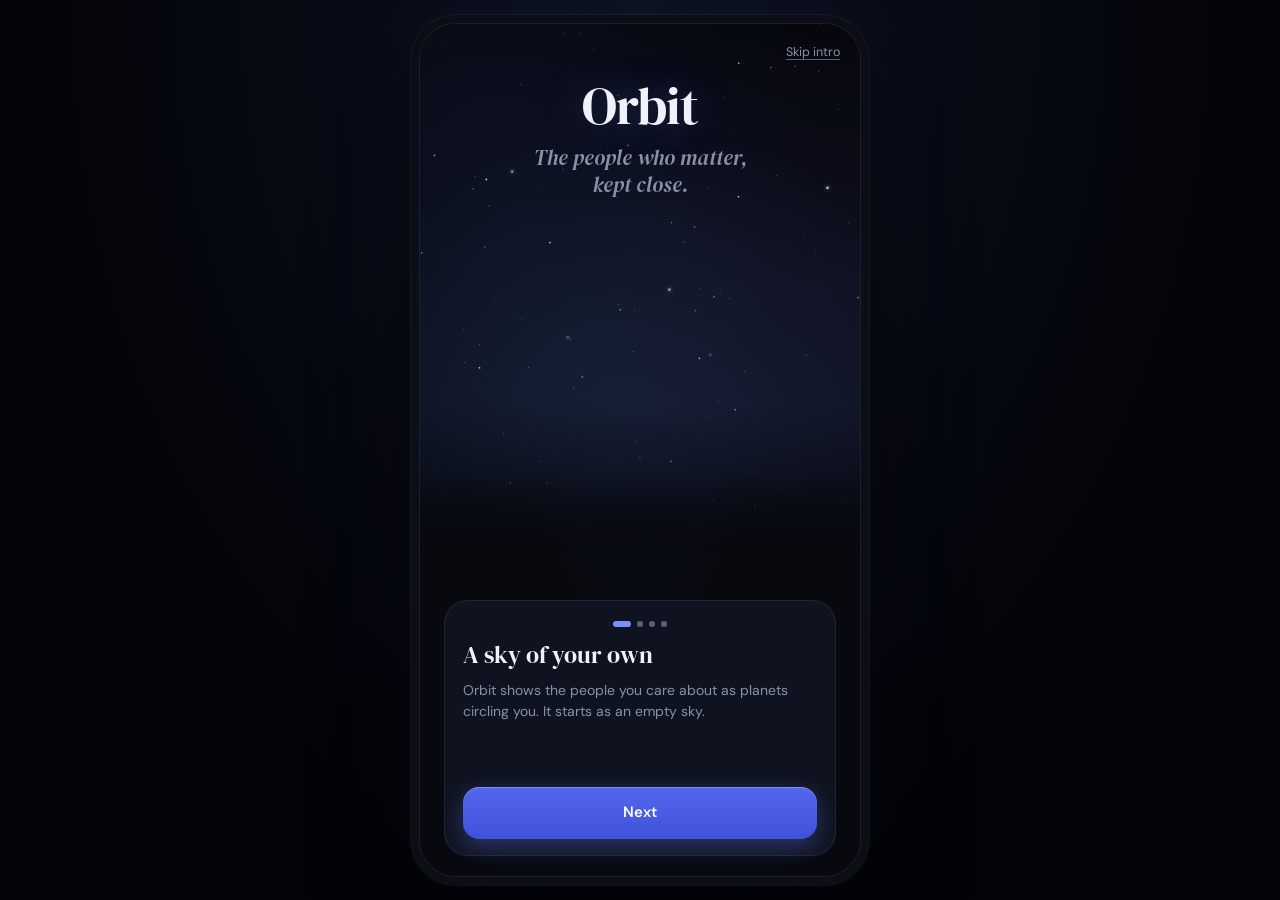
<file: orbit/index.html>
<!doctype html>
<!-- Generated by build.mjs from src/index.html. Edit that file, then run `npm run build`. -->
<html lang="en">
<head>
  <meta charset="utf-8">
  <meta name="viewport" content="width=device-width, initial-scale=1, viewport-fit=cover">
  <meta name="theme-color" content="#07090F">
  <meta name="app-version" content="1.11.0 (f9f410cc6e0c)">
  <title>Orbit</title>
  <meta name="description" content="The people you care about orbit you, coloured by how recently you reached out.">
  <link rel="manifest" href="manifest.webmanifest">
  <link rel="icon" href="icons/icon.svg" type="image/svg+xml">
  <link rel="apple-touch-icon" href="icons/apple-touch-icon.png">
  <meta name="apple-mobile-web-app-capable" content="yes">
  <meta name="apple-mobile-web-app-title" content="Orbit">
  <meta name="apple-mobile-web-app-status-bar-style" content="black-translucent">
  <link rel="preconnect" href="https://fonts.googleapis.com">
  <link rel="preconnect" href="https://fonts.gstatic.com" crossorigin>
  <link rel="stylesheet" href="https://fonts.googleapis.com/css2?family=DM+Sans:wght@300;400;500;600&family=DM+Serif+Display:ital@0;1&display=swap" crossorigin>
  <style>
/* Tokens from docs/design-spec.md. Orbit is dark-only by design. */
:root {
  color-scheme: dark;
  --space-void: #07090F;
  --space-card: #141826;
  --space-lift: #1C2235;
  --accent: #7B8FFF;
  /* Button fill: white text stays at or above 4.5:1 across the gradient. */
  --accent-fill-top: #5366EE;
  --accent-strong: #3F52D9;
  --accent-soft: rgba(123, 143, 255, 0.14);
  --text-primary: #F0F2FA;
  --text-secondary: #8891AA;
  /* Decoration only (underlines, disabled controls): 2.6–3.3:1, below AA for text. */
  --text-dim: #5A627A;
  --hairline: rgba(255, 255, 255, 0.05);
  --border: rgba(255, 255, 255, 0.08);
  --danger: #F87171;

  --thriving: #16A34A;  --thriving-hl: #86EFAC;  --thriving-fg: #4ADE80;
  --drifting: #D97706;  --drifting-hl: #FDE68A;  --drifting-fg: #FCD34D;
  --neglected: #C2410C; --neglected-hl: #FDBA74; --neglected-fg: #FB923C;
  --estranged: #1A1A22; --estranged-hl: #555560; --estranged-fg: #9CA3AF;

  --sans: 'DM Sans', system-ui, -apple-system, 'Segoe UI', Roboto, sans-serif;
  --serif: 'DM Serif Display', Georgia, 'Times New Roman', serif;
  --safe-bottom: env(safe-area-inset-bottom, 0px);
  --safe-top: env(safe-area-inset-top, 0px);
  --ease-out: cubic-bezier(0.2, 0.8, 0.2, 1);
}

/* Health colour as a single custom property per element. */
.h-thriving  { --hc: var(--thriving-fg);  --hc-base: var(--thriving);  --hc-hl: var(--thriving-hl); }
.h-drifting  { --hc: var(--drifting-fg);  --hc-base: var(--drifting);  --hc-hl: var(--drifting-hl); }
.h-neglected { --hc: var(--neglected-fg); --hc-base: var(--neglected); --hc-hl: var(--neglected-hl); }
.h-estranged { --hc: var(--estranged-fg); --hc-base: var(--estranged); --hc-hl: var(--estranged-hl); }

* { box-sizing: border-box; }
html, body { height: 100%; margin: 0; }
body {
  background: radial-gradient(ellipse at 50% 0%, #0D1222, #030408 70%);
  color: var(--text-primary);
  font: 400 14px/1.45 var(--sans);
  -webkit-font-smoothing: antialiased;
  /* No overflow: hidden here: a page that can't scroll at all gets no browser pull-to-refresh.
     The frame fits the screen, so nothing scrolls; flow-root keeps the desktop frame's top
     margin inside body instead of pushing body down past the window. */
  display: flow-root;
}
button, input, textarea { font: inherit; color: inherit; }
button { cursor: pointer; background: none; border: 0; padding: 0; -webkit-tap-highlight-color: transparent; }
button:disabled { cursor: default; opacity: 0.4; }
:focus-visible { outline: 2px solid var(--accent); outline-offset: 2px; }
.page:focus, .sheet:focus, .dialog:focus { outline: none; }
ul { list-style: none; margin: 0; padding: 0; }
h1, h2, h3, p { margin: 0; }
[hidden] { display: none !important; }
.icon { display: inline-grid; place-items: center; flex: none; line-height: 0; }

.sr-only {
  position: absolute; width: 1px; height: 1px; overflow: hidden;
  clip: rect(0 0 0 0); white-space: nowrap;
}
/* Keyboard users can still tab into the planet list. */
.sr-only:focus-within {
  position: absolute; width: auto; height: auto; clip: auto; z-index: 5;
  top: 96px; left: 16px; right: 16px; padding: 8px;
  background: var(--space-card); border: 1px solid var(--border); border-radius: 14px;
}
.sr-only:focus-within button { display: block; width: 100%; text-align: left; padding: 8px 6px; }

/* ── Phone frame: full-bleed on mobile, centred device on desktop ─────── */
.phone {
  position: relative;
  height: 100%;
  max-width: 440px;
  margin: 0 auto;
  overflow: hidden;
  background: var(--space-void);
  isolation: isolate;
}
@media (min-width: 600px) and (min-height: 700px) {
  .phone {
    height: min(880px, calc(100% - 48px));
    margin-top: max(24px, calc((100vh - 880px) / 2));
    border-radius: 36px;
    box-shadow: 0 0 0 1px var(--border), 0 0 0 9px #0B0E16, 0 0 0 10px rgba(255, 255, 255, 0.06),
                0 40px 100px rgba(0, 0, 0, 0.7), 0 0 120px rgba(123, 143, 255, 0.06);
  }
}

/* ── Typography ─────────────────────────────────────────────────────────── */
.canvas-title { font: 400 26px/1.1 var(--serif); letter-spacing: -0.01em; }
.sheet-title { font-size: 16px; font-weight: 600; }
.body-secondary { font-size: 13px; color: var(--text-secondary); }
.body-dim { font-size: 12px; color: var(--text-secondary); }
.meta-label, .field-label {
  font-size: 10px; font-weight: 500; letter-spacing: 0.1em;
  text-transform: uppercase; color: var(--text-secondary);
}
.center { text-align: center; }
.pad { padding: 48px 0; }

/* ── Buttons ────────────────────────────────────────────────────────────── */
.icon-button {
  width: 38px; height: 38px; border-radius: 12px;
  background: rgba(255, 255, 255, 0.04); border: 1px solid var(--border);
  color: var(--text-secondary);
  display: grid; place-items: center; position: relative;
  backdrop-filter: blur(8px); -webkit-backdrop-filter: blur(8px);
  transition: color 150ms, background 150ms;
}
.icon-button:hover { color: var(--text-primary); background: rgba(255, 255, 255, 0.08); }
/* 48px minimum touch target around small visuals. */
.icon-button::after, .fab::after { content: ''; position: absolute; inset: -5px; }
.text-button { color: var(--text-secondary); font-size: 14px; min-height: 48px; min-width: 48px; padding: 0 4px; }
.text-button:hover { color: var(--text-primary); }
.text-button.with-icon { display: inline-flex; align-items: center; gap: 2px; margin-left: -6px; }
.text-button.accent { color: var(--accent); font-weight: 600; }
.text-button.danger { color: var(--danger); font-weight: 600; }
.link-button {
  color: var(--text-secondary); font-size: 12.5px;
  text-decoration: underline; text-decoration-color: var(--text-dim); text-underline-offset: 3px;
  padding: 10px 8px; min-height: 48px;
}
.link-button:hover { color: var(--text-primary); }
.primary-button {
  width: 100%; min-height: 52px; border-radius: 16px;
  display: inline-flex; align-items: center; justify-content: center; gap: 8px;
  background: linear-gradient(180deg, var(--accent-fill-top), var(--accent-strong));
  color: #fff; font-size: 15px; font-weight: 600; letter-spacing: 0.01em;
  box-shadow: 0 8px 24px rgba(99, 119, 245, 0.35), inset 0 1px 0 rgba(255, 255, 255, 0.25);
  transition: transform 120ms, box-shadow 150ms;
}
.primary-button:not(:disabled):active { transform: scale(0.98); }
.primary-button:disabled { background: var(--space-lift); box-shadow: none; color: var(--text-dim); opacity: 1; }
.pill-button {
  display: inline-flex; align-items: center; gap: 6px; margin-top: 8px;
  min-height: 48px; padding: 0 18px; border-radius: 24px;
  background: var(--accent-soft); color: var(--accent); font-weight: 600; font-size: 14px;
  border: 1px solid rgba(123, 143, 255, 0.3);
}

/* ── Orbit screen ───────────────────────────────────────────────────────── */
.orbit-screen { position: absolute; inset: 0; }
.orbit-canvas { position: absolute; inset: 0; width: 100%; height: 100%; display: block; touch-action: manipulation; }
.orbit-appbar {
  position: absolute; top: calc(var(--safe-top) + 10px); left: 0; right: 0;
  padding: 8px 20px; display: flex; justify-content: space-between; align-items: flex-start;
  pointer-events: none;
}
.orbit-appbar > * { pointer-events: auto; }

.legend { display: flex; flex-wrap: wrap; gap: 6px 10px; margin-top: 8px; }
.legend-item { display: inline-flex; align-items: center; gap: 5px; font-size: 11.5px; color: var(--text-secondary); }
.legend-item .dot { width: 7px; height: 7px; border-radius: 50%; background: var(--hc); box-shadow: 0 0 6px var(--hc); }
.legend-item.h-estranged .dot { background: var(--estranged-hl); box-shadow: none; }
.legend-count { color: var(--text-primary); font-weight: 600; font-variant-numeric: tabular-nums; }
/* Circle switcher (#101): one scrollable row of chips under the legend. */
.orbit-heading { min-width: 0; margin-right: 12px; }
.circle-switcher {
  margin-top: 10px; max-width: 100%; width: max-content;
  overflow-x: auto; scrollbar-width: none; background: rgba(15, 19, 31, 0.78);
}
.circle-switcher::-webkit-scrollbar { display: none; }
.circle-switcher .chip, .circle-picker .chip, .circle-filter .chip { flex: none; padding: 0 14px; white-space: nowrap; }
.circle-note { margin: 8px 0 0; font-size: 12px; color: var(--text-secondary); max-width: 260px; }
.circle-note:empty { display: none; }

.user-node {
  position: absolute; left: 50%; top: 87%;
  width: 48px; height: 48px; margin: -24px 0 0 -24px;
  pointer-events: none; z-index: 1;
}
.user-core {
  position: absolute; inset: 0; border-radius: 50%;
  display: grid; place-items: center; color: rgba(255, 255, 255, 0.92);
  background: radial-gradient(circle at 35% 30%, #C3CEFF, #6B7FFF 45%, #3446C8);
  box-shadow: 0 0 0 1px rgba(255, 255, 255, 0.18) inset,
              0 0 0 6px rgba(123, 143, 255, 0.12),
              0 0 28px rgba(123, 143, 255, 0.45), 0 0 70px rgba(123, 143, 255, 0.18);
}
.user-pulse {
  position: absolute; inset: 0; border-radius: 50%;
  border: 1px solid rgba(123, 143, 255, 0.5);
  animation: pulse 3.2s var(--ease-out) infinite;
}
@keyframes pulse { from { transform: scale(1); opacity: 0.8; } to { transform: scale(2.6); opacity: 0; } }
.orbit-screen.is-empty .user-node { top: 87%; }

.fab {
  position: absolute; right: 18px; bottom: calc(var(--safe-bottom) + 84px);
  width: 52px; height: 52px; border-radius: 18px;
  display: grid; place-items: center; color: #fff;
  background: linear-gradient(180deg, var(--accent-fill-top), var(--accent-strong));
  box-shadow: 0 8px 24px rgba(99, 119, 245, 0.45), inset 0 1px 0 rgba(255, 255, 255, 0.25);
  z-index: 2; transition: transform 120ms;
}
.fab:active { transform: scale(0.94); }

.empty-state {
  position: absolute; top: 30%; left: 24px; right: 24px; text-align: center;
  display: grid; gap: 6px; justify-items: center;
}
.empty-orb {
  width: 64px; height: 64px; margin-bottom: 12px; border-radius: 50%;
  border: 1px dashed rgba(123, 143, 255, 0.4);
  background: radial-gradient(circle, rgba(123, 143, 255, 0.12), transparent 70%);
}
.empty-title { font: 400 22px/1.2 var(--serif); }

.bottom-nav {
  position: absolute; left: 0; right: 0; bottom: 0;
  height: calc(76px + var(--safe-bottom));
  padding: 0 24px calc(var(--safe-bottom) + 10px);
  display: flex; justify-content: space-around; align-items: flex-end;
  background: linear-gradient(to bottom, rgba(7, 9, 15, 0), rgba(7, 9, 15, 0.96) 55%);
  z-index: 2;
}
.nav-item {
  position: relative; display: grid; justify-items: center; gap: 4px;
  min-width: 72px; min-height: 52px; align-content: end; padding-bottom: 4px;
  font-size: 10.5px; font-weight: 500; letter-spacing: 0.02em;
  color: var(--text-secondary); opacity: 0.55; transition: opacity 150ms, color 150ms;
}
.nav-item:hover { opacity: 0.85; }
.nav-item.active { color: var(--accent); opacity: 1; }
.nav-item.active::before {
  content: ''; position: absolute; top: 2px; width: 32px; height: 32px; border-radius: 12px;
  background: var(--accent-soft); z-index: -1;
}

/* ── Pages ──────────────────────────────────────────────────────────────── */
.page-layer:empty, .overlay-layer:empty { display: none; }
.page {
  position: absolute; inset: 0; z-index: 3;
  background: radial-gradient(ellipse at 50% -10%, rgba(123, 143, 255, 0.08), transparent 55%), var(--space-void);
  display: flex; flex-direction: column;
  padding-top: var(--safe-top);
  animation: page-in 220ms var(--ease-out);
}
@keyframes page-in { from { opacity: 0; transform: translateY(10px); } }
.page.with-nav { padding-bottom: calc(76px + var(--safe-bottom)); }
.page-header {
  display: flex; align-items: center; justify-content: space-between;
  padding: 18px 20px 12px; gap: 12px; min-height: 68px;
}
.page-header .spacer { width: 52px; }
.page-scroll { flex: 1; overflow-y: auto; padding: 4px 20px 24px; scrollbar-width: thin; scrollbar-color: var(--space-lift) transparent; }
.page-footer { padding: 8px 20px calc(var(--safe-bottom) + 16px); }

/* Add contact */
.add-contact .field-label { display: block; margin: 22px 0 8px; }
.add-contact .field-label:first-child { margin-top: 8px; }
.input {
  width: 100%; background: var(--space-lift);
  border: 1px solid var(--hairline); border-radius: 14px;
  padding: 13px 15px; color: var(--text-primary); font-size: 15px;
  outline: none; resize: none; transition: border-color 150ms, box-shadow 150ms;
}
.input::placeholder { color: var(--text-secondary); }
.input:focus { border-color: rgba(123, 143, 255, 0.55); box-shadow: 0 0 0 4px rgba(123, 143, 255, 0.1); }
.cadence-picker { display: grid; grid-template-columns: auto 1fr; gap: 10px; }
.stepper {
  display: flex; align-items: center; background: var(--space-lift);
  border: 1px solid var(--hairline); border-radius: 14px;
}
.stepper:focus-within { border-color: rgba(123, 143, 255, 0.55); }
.stepper button { width: 48px; height: 48px; color: var(--text-secondary); font-size: 18px; }
.stepper button:hover { color: var(--text-primary); }
.cadence-number {
  width: 40px; background: none; border: 0; outline: none; padding: 0;
  text-align: center; font-size: 18px; font-weight: 600; font-variant-numeric: tabular-nums;
}
.chips { display: flex; gap: 4px; padding: 4px; background: var(--space-lift); border: 1px solid var(--hairline); border-radius: 14px; }
.chip {
  flex: 1; border-radius: 10px; color: var(--text-secondary);
  font-size: 13px; min-height: 40px; transition: background 150ms, color 150ms;
  position: relative;
}
/* The group's 4px padding completes the 48px target. */
.chip::after { content: ''; position: absolute; inset: -4px 0; }
.chip:hover { color: var(--text-primary); }
.chip[aria-pressed="true"] { background: var(--accent-soft); color: var(--accent); font-weight: 600; box-shadow: inset 0 0 0 1px rgba(123, 143, 255, 0.35); }
.field-error { color: var(--danger); font-size: 12px; margin-top: 6px; }
.cadence-preview {
  display: flex; align-items: center; gap: 10px;
  margin-top: 10px; padding: 12px 14px; border-radius: 14px;
  background: linear-gradient(90deg, rgba(123, 143, 255, 0.1), transparent);
  border: 1px solid rgba(123, 143, 255, 0.15);
  color: var(--text-primary); font-size: 13.5px;
}
.cadence-preview .orbit-hint { color: var(--text-secondary); margin-left: auto; font-size: 12px; }
.field-label-row { display: flex; justify-content: space-between; align-items: baseline; }
.note-counter { font-size: 11px; color: var(--text-secondary); font-variant-numeric: tabular-nums; }
.note-counter.near { color: var(--drifting-fg); }

/* Onboarding */
.onboarding { justify-content: space-between; padding: calc(var(--safe-top) + 56px) 24px calc(var(--safe-bottom) + 20px); overflow: hidden; }
.onboarding-canvas { position: absolute; top: 0; left: 0; width: 100%; height: 62%; z-index: -1;
  -webkit-mask-image: linear-gradient(#000 85%, transparent); mask-image: linear-gradient(#000 85%, transparent); }
.onboarding-body { text-align: center; }
.onboarding-card { margin-top: auto; }
.onboarding-title { font: 400 52px/1 var(--serif); letter-spacing: -0.02em; text-shadow: 0 0 40px rgba(123, 143, 255, 0.35); }
.onboarding-tagline { margin-top: 12px; font: italic 400 21px/1.3 var(--serif); color: var(--text-secondary); }
.onboarding-card {
  padding: 20px 18px 6px; border-radius: 24px;
  background: rgba(20, 24, 38, 0.72); border: 1px solid var(--border);
  backdrop-filter: blur(14px); -webkit-backdrop-filter: blur(14px);
}
.value-props { display: grid; gap: 14px; }
.value-prop { display: flex; gap: 12px; align-items: center; color: var(--text-primary); font-size: 14px; }
.value-icon {
  flex: none; width: 36px; height: 36px; border-radius: 12px; display: grid; place-items: center;
  background: var(--accent-soft); color: var(--accent);
}
.onboarding-legend { justify-content: center; margin: 14px 0 4px; }
.onboarding-legend .legend-item.current { color: var(--text-primary); font-weight: 600; text-decoration: underline; text-underline-offset: 4px; }
.onboarding-top { position: absolute; top: calc(var(--safe-top) + 4px); right: 12px; }
.onboarding-progress { display: flex; justify-content: center; gap: 6px; margin-bottom: 14px; }
.progress-dot { width: 6px; height: 6px; border-radius: 50%; background: var(--text-dim); transition: width 200ms, background 200ms; }
.progress-dot.current { width: 18px; border-radius: 3px; background: var(--accent); }
.onboarding-step { min-height: 132px; }
.onboarding-step.enter { animation: onboarding-in 320ms ease-out; }
@keyframes onboarding-in { from { opacity: 0; transform: translateY(6px); } to { opacity: 1; transform: none; } }
.onboarding-heading { font: 400 24px/1.2 var(--serif); color: var(--text-primary); margin-bottom: 10px; }
.onboarding-heading.legend-item { display: flex; gap: 10px; font-size: 24px; color: var(--text-primary); }
.onboarding-heading.legend-item .dot { width: 12px; height: 12px; }
.onboarding-text { font-size: 14px; line-height: 1.5; color: var(--text-secondary); }
.onboarding-actions { display: flex; align-items: center; gap: 8px; margin: 14px 0 10px; }
.onboarding-actions .primary-button { flex: 1; }
.onboarding-back { flex: none; min-width: 64px; font-size: 14px; }

/* People */
.people-tools { display: grid; gap: 10px; margin-bottom: 16px; }
.circle-filter { overflow-x: auto; scrollbar-width: none; }
.circle-filter::-webkit-scrollbar { display: none; }
/* Wrapping rows keep 8px apart so each chip's 48px hit area (::after) stays its own. */
.circle-picker { flex-wrap: wrap; row-gap: 8px; }
.people-search { position: relative; display: flex; align-items: center; }
.people-search > .icon-search { position: absolute; left: 14px; color: var(--text-secondary); pointer-events: none; display: flex; }
.people-search-input { padding-left: 42px; padding-right: 48px; min-height: 48px; }
/* Our own clear button replaces the WebKit one, so every browser gets the same control. */
.people-search-input::-webkit-search-cancel-button { -webkit-appearance: none; appearance: none; }
.search-clear {
  position: absolute; right: 0; width: 48px; height: 48px; display: grid; place-items: center;
  color: var(--text-secondary); border-radius: 14px;
}
.search-clear:hover { color: var(--text-primary); }
.people-empty { display: grid; justify-items: center; gap: 2px; padding: 32px 0; text-align: center; }
.people-group + .people-group { margin-top: 18px; }
.group-title {
  display: flex; align-items: center; gap: 8px; margin-bottom: 2px;
  font-size: 11px; font-weight: 600; letter-spacing: 0.08em; text-transform: uppercase; color: var(--hc);
}
.group-title .dot { width: 7px; height: 7px; border-radius: 50%; background: var(--hc); }
.group-count { color: var(--text-secondary); font-weight: 500; }
.person-row, .settings-row {
  width: 100%; display: flex; align-items: center; gap: 14px; text-align: left;
  padding: 12px 0; border-bottom: 1px solid var(--hairline); min-height: 60px;
}
.person-row:hover .person-name { color: #fff; }
.person-text { flex: 1; display: grid; gap: 5px; min-width: 0; }
.person-line { display: flex; justify-content: space-between; gap: 8px; align-items: baseline; }
.person-name { font-weight: 500; font-size: 15px; overflow: hidden; text-overflow: ellipsis; white-space: nowrap; }
.person-when { font-size: 12px; color: var(--text-secondary); white-space: nowrap; }
.person-sub { font-size: 12px; color: var(--text-secondary); }
.settings-group { margin-top: 24px; }
.settings-group-title {
  font-size: 11px; font-weight: 600; letter-spacing: 0.08em; text-transform: uppercase;
  color: var(--text-secondary); margin: 0 0 2px;
}
.settings-group-note { margin: 2px 0 0; }
.settings-list { margin-top: 4px; }
a.settings-row { color: inherit; text-decoration: none; }
.settings-row > .icon { flex: none; color: var(--text-secondary); }
.settings-row { cursor: pointer; }
.settings-row.danger { color: var(--danger); }
.circle-row { cursor: default; gap: 4px; padding: 6px 0; }
.circle-name { overflow: hidden; text-overflow: ellipsis; white-space: nowrap; }
.settings-add-icon {
  flex: none; width: 32px; height: 32px; border-radius: 10px; display: grid; place-items: center;
  background: var(--accent-soft); color: var(--accent);
}
.app-version { margin-top: 24px; text-align: center; font-size: 12px; }

/* ── Health visuals ─────────────────────────────────────────────────────── */
.avatar {
  flex: none; width: 64px; height: 64px; border-radius: 50%;
  display: grid; place-items: center; font-weight: 600; font-size: 22px; color: rgba(255, 255, 255, 0.92);
  text-shadow: 0 1px 2px rgba(0, 0, 0, 0.35);
  background:
    radial-gradient(circle at 30% 25%, rgba(255, 255, 255, 0.35), transparent 40%),
    radial-gradient(circle at 75% 80%, rgba(2, 3, 10, 0.45), transparent 60%),
    radial-gradient(circle at 35% 35%, var(--hc-hl), var(--hc-base));
  box-shadow: 0 0 22px color-mix(in srgb, var(--hc) 40%, transparent), inset 0 0 0 1px color-mix(in srgb, var(--hc) 40%, transparent);
}
.avatar.h-estranged { box-shadow: inset 0 0 0 1px rgba(255, 255, 255, 0.14); }
.avatar.small { width: 38px; height: 38px; font-size: 14px; box-shadow: 0 0 12px color-mix(in srgb, var(--hc) 30%, transparent); }
.avatar.small.h-estranged { box-shadow: inset 0 0 0 1px rgba(255, 255, 255, 0.14); }
/* A photo fills the sphere; the health glow stays around it. */
.avatar.has-photo { overflow: hidden; background: var(--space-lift); }
.avatar-photo { width: 100%; height: 100%; object-fit: cover; border-radius: 50%; display: block; }

/* Edit form: photo row */
.photo-field { display: flex; align-items: center; gap: 16px; margin-bottom: 8px; }
.photo-actions { display: flex; flex-wrap: wrap; align-items: center; gap: 4px 8px; flex: 1; }
.photo-button {
  min-height: 48px; padding: 0 14px; border-radius: 12px;
  color: var(--accent); font-size: 14px; font-weight: 600;
}
.photo-button:hover { background: var(--accent-soft); }
.photo-status { flex-basis: 100%; color: var(--text-secondary); font-size: 12px; margin: 0; }
.photo-status:empty { display: none; }

.badge {
  display: inline-flex; align-items: center; gap: 6px;
  padding: 4px 10px; border-radius: 20px;
  font-size: 11px; font-weight: 600; white-space: nowrap;
  color: var(--hc); background: color-mix(in srgb, var(--hc) 13%, transparent);
}
.badge .dot { width: 6px; height: 6px; border-radius: 50%; background: currentColor; }

.meter { position: relative; display: flex; height: 8px; border-radius: 4px; gap: 2px; }
.meter.compact { height: 4px; gap: 1px; }
.meter-zone { height: 100%; background: var(--hc); opacity: 0.22; }
.meter-zone:first-child { border-radius: 4px 0 0 4px; }
.meter-zone:last-child { border-radius: 0 4px 4px 0; }
.meter-zone.h-estranged { background: var(--estranged-fg); opacity: 0.16; }
.meter-zone.current { opacity: 0.6; }
.meter.empty .meter-zone { opacity: 0.1; }
.meter-marker {
  position: absolute; top: 50%; width: 14px; height: 14px; margin: -7px 0 0 -7px; border-radius: 50%;
  background: #fff; box-shadow: 0 0 0 3px var(--hc), 0 0 12px var(--hc);
}
.meter.compact .meter-marker { width: 8px; height: 8px; margin: -4px 0 0 -4px; box-shadow: 0 0 0 2px var(--hc); }
.meter-scale { position: relative; display: flex; justify-content: space-between; margin-top: 8px; font-size: 10px; color: var(--text-secondary); }
.meter-scale span[style] { position: absolute; transform: translateX(-50%); }

/* ── Sheets & dialogs ───────────────────────────────────────────────────── */
.sheet-layer, .dialog-layer { position: absolute; inset: 0; z-index: 10; }
.backdrop {
  position: absolute; inset: 0; background: rgba(3, 4, 8, 0.5); opacity: 0;
  backdrop-filter: blur(3px); -webkit-backdrop-filter: blur(3px);
  transition: opacity 220ms;
}
.sheet-layer.open .backdrop, .dialog-layer .backdrop { opacity: 1; }
.sheet {
  position: absolute; left: 0; right: 0; bottom: 0;
  max-height: 88%;
  display: flex; flex-direction: column;
  background: linear-gradient(180deg, rgba(28, 34, 53, 0.96), rgba(20, 24, 38, 0.98) 120px);
  border-top: 1px solid rgba(255, 255, 255, 0.1);
  border-radius: 28px 28px 0 0;
  box-shadow: 0 -20px 60px rgba(0, 0, 0, 0.5);
  backdrop-filter: blur(20px); -webkit-backdrop-filter: blur(20px);
  transform: translateY(100%);
  transition: transform 300ms var(--ease-out);
}
.sheet-layer.open .sheet { transform: none; }
.sheet-layer.no-anim .sheet, .sheet-layer.no-anim .backdrop { transition: none; }
.sheet-handle { width: 36px; height: 4px; border-radius: 2px; background: rgba(255, 255, 255, 0.18); margin: 10px auto 18px; flex: none; }
.sheet-scroll { overflow-y: auto; padding: 0 20px 8px; display: grid; gap: 14px; scrollbar-width: thin; scrollbar-color: var(--space-lift) transparent; }
.sheet-body { padding: 8px 20px 32px; }
.sheet-footer { padding: 10px 20px calc(var(--safe-bottom) + 16px); }

.hero { display: flex; align-items: center; gap: 16px; }
.hero-name { font: 400 26px/1.15 var(--serif); margin-bottom: 6px; }
.hero-edit { margin-left: auto; align-self: flex-start; flex: none; }

.rhythm { padding: 14px 14px 12px; border-radius: 16px; background: var(--space-lift); border: 1px solid var(--hairline); }
.rhythm-head { display: flex; justify-content: space-between; align-items: baseline; margin-bottom: 12px; }
.rhythm-caption { font-size: 13px; font-weight: 500; color: var(--hc); }
.rhythm-caption.h-estranged { color: var(--estranged-fg); }

.meta-row { display: grid; grid-template-columns: 1fr 1fr; gap: 10px; }
.meta-box { background: var(--space-lift); border: 1px solid var(--hairline); border-radius: 16px; padding: 13px 14px; }
.meta-value { font-size: 15px; font-weight: 500; margin: 5px 0 2px; }
.meta-sub { font-size: 11px; color: var(--text-secondary); }
.note-text { margin-top: 5px; font-size: 14px; color: var(--text-primary); white-space: pre-wrap; overflow-wrap: anywhere; }

.history .meta-label { margin-bottom: 4px; }
.history-row {
  display: flex; align-items: center; gap: 12px; width: 100%; text-align: left;
  padding: 8px 0; border-bottom: 1px solid var(--hairline); font-size: 13.5px;
}
.history-row.wide { padding: 12px 0; min-height: 52px; }
.history-row:last-child { border-bottom: 0; }
.history-icon {
  flex: none; width: 30px; height: 30px; border-radius: 10px;
  background: var(--accent-soft); color: var(--accent);
  display: grid; place-items: center;
}
.history-label { flex: 1; color: var(--text-primary); }
.history-label strong { font-weight: 600; }
.history-date { color: var(--text-secondary); font-size: 12px; }

.log-sheet { padding: 0 20px calc(var(--safe-bottom) + 16px); align-items: stretch; text-align: center; }
.log-sheet .sheet-title { margin: 0 0 18px; }
.type-grid { display: grid; grid-template-columns: 1fr 1fr; gap: 10px; margin-bottom: 6px; }
.type-button {
  display: flex; flex-direction: column; align-items: center; justify-content: center; gap: 8px;
  min-height: 88px; border-radius: 18px; font-size: 13.5px; font-weight: 500;
  background: var(--space-lift); border: 1px solid var(--hairline);
  transition: border-color 150ms, transform 120ms, background 150ms;
}
.type-button:hover { border-color: rgba(123, 143, 255, 0.45); background: #212842; }
.type-button:active { transform: scale(0.97); }
.type-icon { width: 40px; height: 40px; border-radius: 14px; display: grid; place-items: center; background: var(--accent-soft); color: var(--accent); }

/* History (Sprint 2 spec): filter, month groups, edit sheet */
.history-toolbar { display: grid; grid-template-columns: 1fr auto; gap: 12px; align-items: center; margin: 4px 0 8px; }
.history-filter { min-height: 48px; padding: 10px 14px; appearance: auto; }
.history-count { font-size: 12px; color: var(--text-secondary); white-space: nowrap; font-variant-numeric: tabular-nums; }
.history-month + .history-month { margin-top: 16px; }
.month-title {
  margin: 8px 0 0; font-size: 11px; font-weight: 600; letter-spacing: 0.08em;
  text-transform: uppercase; color: var(--text-secondary);
}
.history .see-all { display: block; margin: 2px auto 0; }
.edit-engagement form { display: grid; text-align: left; overflow-y: auto; min-height: 0; }
.edit-engagement .sheet-title { margin-bottom: 2px; text-align: center; }
.edit-engagement .field-label { display: block; margin: 14px 0 8px; }
.edit-engagement .type-button { min-height: 64px; flex-direction: row; gap: 10px; }
.edit-engagement .type-icon { width: 32px; height: 32px; border-radius: 11px; }
.edit-engagement .type-button[aria-pressed="true"] {
  border-color: rgba(123, 143, 255, 0.6); background: var(--accent-soft); box-shadow: inset 0 0 0 1px rgba(123, 143, 255, 0.35);
}
.edit-engagement input[type="date"] { color-scheme: dark; min-height: 48px; }
.edit-actions { display: grid; justify-items: center; margin-top: 16px; }
.edit-actions .primary-button { margin-bottom: 4px; }
.link-button.inline { padding: 0 2px; min-height: 0; font-size: inherit; color: var(--text-primary); position: relative; }
.link-button.inline::after { content: ''; position: absolute; inset: -14px -6px; }
.link-button.danger { color: var(--danger); }

.dialog-layer { display: grid; place-items: center; padding: 24px; }
.dialog {
  position: relative; width: 100%; max-width: 320px;
  background: var(--space-card); border: 1px solid var(--border); border-radius: 22px;
  padding: 22px 22px 10px; display: grid; gap: 10px;
  box-shadow: 0 30px 80px rgba(0, 0, 0, 0.6);
  animation: pop-in 180ms var(--ease-out);
}
@keyframes pop-in { from { opacity: 0; transform: scale(0.95); } }
.dialog-actions { display: flex; justify-content: flex-end; gap: 12px; }

.toast {
  position: absolute; left: 50%; bottom: calc(var(--safe-bottom) + 92px); z-index: 20;
  transform: translateX(-50%); max-width: calc(100% - 48px);
  padding: 10px 16px; border-radius: 14px; font-size: 13px; font-weight: 500; white-space: nowrap;
  overflow: hidden; text-overflow: ellipsis;
  background: rgba(28, 34, 53, 0.92); border: 1px solid var(--border);
  backdrop-filter: blur(12px); -webkit-backdrop-filter: blur(12px);
  box-shadow: 0 10px 30px rgba(0, 0, 0, 0.4);
  animation: toast-in 240ms var(--ease-out);
  transition: opacity 300ms, transform 300ms;
}
.toast.leaving { opacity: 0; transform: translate(-50%, 8px); }
@keyframes toast-in { from { opacity: 0; transform: translate(-50%, 12px); } }

.switch { appearance: none; flex: none; width: 42px; height: 26px; border-radius: 13px;
  background: var(--space-lift); border: 1px solid var(--border); position: relative; cursor: pointer; transition: background 150ms; }
.switch::after { content: ''; position: absolute; top: 3px; left: 3px; width: 18px; height: 18px;
  border-radius: 50%; background: var(--text-secondary); transition: transform 150ms; }
.switch:checked { background: var(--accent); }
.switch:checked::after { transform: translateX(16px); background: #fff; }

@media (prefers-reduced-motion: reduce) {
  *, *::before, *::after { animation: none !important; transition: none !important; }
}

/* ── Updates: new-version banner ───────────────────────────────────────── */
.update-banner {
  position: absolute; left: 50%; top: calc(var(--safe-top) + 10px); z-index: 30;
  transform: translateX(-50%); width: calc(100% - 24px);
  display: flex; align-items: center; gap: 4px; padding: 0 8px 0 16px;
  font-size: 13px; font-weight: 500;
  background: rgba(28, 34, 53, 0.96); border: 1px solid var(--border); border-radius: 14px;
  backdrop-filter: blur(12px); -webkit-backdrop-filter: blur(12px);
  box-shadow: 0 10px 30px rgba(0, 0, 0, 0.4);
  animation: banner-in 240ms var(--ease-out);
}
.update-banner span { flex: 1; min-width: 0; }
@keyframes banner-in { from { opacity: 0; transform: translate(-50%, -12px); } }
  </style>
</head>
<body>
  <main id="app" class="phone"></main>
  <noscript>Orbit needs JavaScript.</noscript>
  <script>
(() => {
'use strict';
const __modules = {};

// ── src/domain/circles.js ─────────────────────────────────────────────────
__modules["src/domain/circles.js"] = (() => {
// Circles (#101): named groups of people (Family, Friends, Work, or the user's own).
// Pure and DOM-free. A circle is { id, name }; a contact lists the circles it is in as
// `circleIds`. People store ids, so renaming a circle touches no person.

/** The circle switcher's and the People chips' "everyone" choice. */
const ALL_CIRCLES = 'all';

/** The longest circle name the forms accept. */
const CIRCLE_NAME_MAX = 24;

/**
 * The starter set a new data set begins with. Fixed ids (not random) so two browsers that both
 * started with them merge their backups into one Family, not two.
 */
const STARTER_CIRCLES = Object.freeze([
  Object.freeze({ id: 'family', name: 'Family' }),
  Object.freeze({ id: 'friends', name: 'Friends' }),
  Object.freeze({ id: 'work', name: 'Work' }),
]);

const starterCircles = () => STARTER_CIRCLES.map((c) => ({ ...c }));

/** A contact's circle ids, never null (data from before circles has none). */
const circleIdsOf = (contact) => (Array.isArray(contact?.circleIds) ? contact.circleIds : []);

/**
 * The circle a stored choice points at, or ALL_CIRCLES when it is unset or that circle no
 * longer exists (deleted here, or replaced by an import).
 */
function resolveCircle(choice, circles) {
  return choice && circles.some((c) => c.id === choice) ? choice : ALL_CIRCLES;
}

/**
 * Does `contact` belong to the chosen circle? ALL_CIRCLES (or a choice that is not one of
 * `circles`) matches everyone; a circle id left on a contact after its circle was deleted
 * matches nothing.
 */
function inCircle(contact, choice, circles) {
  const id = resolveCircle(choice, circles);
  return id === ALL_CIRCLES || circleIdsOf(contact).includes(id);
}

/**
 * Orbit records with a `dimmed` flag for everyone outside the chosen circle, for painter.js.
 * Each record needs `circleIds`. Only the flag changes: phases, radii and order are kept, so
 * choosing a circle never moves a planet. With ALL_CIRCLES nobody is dimmed.
 */
function dimOutsideCircle(planets, choice, circles) {
  return planets.map((p) => ({ ...p, dimmed: !inCircle(p, choice, circles) }));
}

/** How many of `contacts` are in each circle: Map of circle id to count. */
function circleCounts(contacts, circles) {
  const counts = new Map(circles.map((c) => [c.id, 0]));
  for (const contact of contacts) {
    for (const id of new Set(circleIdsOf(contact))) if (counts.has(id)) counts.set(id, counts.get(id) + 1);
  }
  return counts;
}

/**
 * Checks a circle name for add or rename: the trimmed name, or throws with a short,
 * user-facing message. `circles` are the existing ones; `exceptId` is the circle being renamed.
 * Inner runs of spaces collapse to one, and names are unique ignoring case.
 */
function checkCircleName(name, circles, exceptId = null) {
  const clean = typeof name === 'string' ? name.trim().replace(/\s+/g, ' ') : '';
  if (!clean) throw new Error('A circle needs a name');
  if (clean.length > CIRCLE_NAME_MAX) throw new Error(`Keep circle names to ${CIRCLE_NAME_MAX} characters`);
  const lower = clean.toLowerCase();
  if (circles.some((c) => c.id !== exceptId && c.name.toLowerCase() === lower)) {
    throw new Error(`There is already a circle called ${clean}`);
  }
  return clean;
}
return { ALL_CIRCLES, CIRCLE_NAME_MAX, STARTER_CIRCLES, starterCircles, circleIdsOf, resolveCircle, inCircle, dimOutsideCircle, circleCounts, checkCircleName };
})();

// ── src/data/repository.js ────────────────────────────────────────────────
__modules["src/data/repository.js"] = (() => {
// Mirrors IContactRepository. The UI imports only `createRepository` and talks
// to the returned interface, so a remote (e.g. Firestore) backend can replace
// the storage adapter without touching screens.
//
// Dates are stored as epoch milliseconds.
const { starterCircles, checkCircleName, circleIdsOf } = __modules["src/domain/circles.js"];

const KEY = 'orbit.v1';

// A new data set starts with the starter circles (Family, Friends, Work).
const emptyState = () => ({ circles: starterCircles(), contacts: [], engagements: [] });

// Backup file format. Bump BACKUP_SCHEMA (and teach parseBackup the old one)
// whenever the stored shape changes.
// Schema 1: { app, schema, exportedAt, contacts, engagements }.
// Schema 2: as 1, plus an optional `photo` on each contact: a base64 JPEG data
// URL of their avatar. Photos live outside the state object (see idbStorage).
// Schema 3: as 2, plus `circles` ([{ id, name }]) and `circleIds` on each
// contact (#101). Older files import with no circles.
const BACKUP_APP = 'orbit';
const BACKUP_SCHEMA = 3;

// A 256px JPEG is ~20 KB; this only stops a hand-edited file from loading something huge.
const MAX_PHOTO_BYTES = 1_000_000;
const PHOTO_DATA_URL = /^data:image\/jpeg;base64,([A-Za-z0-9+/]+={0,2})$/;

const isNum = (v) => typeof v === 'number' && Number.isFinite(v);
const isStr = (v) => typeof v === 'string' && v.length > 0;
const optStr = (v) => (typeof v === 'string' && v.trim() ? v : null);
const isBlob = (v) => typeof Blob !== 'undefined' && v instanceof Blob;

/** Distinct non-empty string ids, in order. */
const cleanIds = (ids) => [...new Set((Array.isArray(ids) ? ids : []).filter((x) => typeof x === 'string' && x))];

/**
 * Brings a stored state object up to the current shape without dropping
 * anything: data from before circles (#101) gets `circles: []` and every
 * contact `circleIds: []`. Unknown keys and fields are kept. Idempotent.
 */
function migrateState(raw) {
  if (!raw || typeof raw !== 'object') return emptyState();
  const circles = Array.isArray(raw.circles)
    ? raw.circles.filter((c) => c && isStr(c.id) && typeof c.name === 'string')
    : [];
  return {
    ...raw,
    circles,
    contacts: (Array.isArray(raw.contacts) ? raw.contacts : [])
      .map((c) => (c && typeof c === 'object' ? { ...c, circleIds: cleanIds(c.circleIds) } : c)),
    engagements: Array.isArray(raw.engagements) ? raw.engagements : [],
  };
}

/** True for a base64 JPEG data URL no larger than MAX_PHOTO_BYTES once decoded. */
function isPhotoDataUrl(v) {
  if (typeof v !== 'string') return false;
  const m = PHOTO_DATA_URL.exec(v);
  return !!m && m[1].length % 4 === 0 && (m[1].length / 4) * 3 <= MAX_PHOTO_BYTES;
}

/** A photo Blob as a base64 data URL (JPEG unless the Blob says otherwise). */
async function blobToDataUrl(blob) {
  const bytes = new Uint8Array(await blob.arrayBuffer());
  let bin = '';
  for (let i = 0; i < bytes.length; i += 0x8000) bin += String.fromCharCode(...bytes.subarray(i, i + 0x8000));
  return `data:${blob.type || 'image/jpeg'};base64,${btoa(bin)}`;
}

/** The inverse of blobToDataUrl for a checked photo data URL. */
function dataUrlToBlob(url) {
  const comma = url.indexOf(',');
  const type = url.slice(5, url.indexOf(';'));
  const bin = atob(url.slice(comma + 1));
  const bytes = new Uint8Array(bin.length);
  for (let i = 0; i < bin.length; i++) bytes[i] = bin.charCodeAt(i);
  return new Blob([bytes], { type });
}

/**
 * Checks a backup (JSON text or an already-parsed object) and returns clean
 * copies of its contacts and engagements, plus `photos`: a Map of contact id
 * to photo data URL (empty for schema 1), and `circles`: the file's circles,
 * or null for a file from before circles (schema 1 and 2, whose contacts get
 * `circleIds: []`). A contact's circle ids that name no circle in the file
 * are dropped. Throws an Error with a short,
 * user-facing message when the file is not a usable Orbit backup. Nothing is
 * written, so an import can check the whole file before touching any data.
 */
function parseBackup(input) {
  let data = input;
  if (typeof input === 'string') {
    try { data = JSON.parse(input); } catch { throw new Error('The file is not valid JSON.'); }
  }
  if (!data || typeof data !== 'object' || Array.isArray(data)) throw new Error('The file is not an Orbit backup.');
  if (data.app !== BACKUP_APP) throw new Error('The file is not an Orbit backup.');
  if (!isNum(data.schema) || data.schema > BACKUP_SCHEMA || data.schema < 1) {
    throw new Error(`Unsupported backup version (${String(data.schema)}). Update Orbit and try again.`);
  }
  if (!Array.isArray(data.contacts) || !Array.isArray(data.engagements)) {
    throw new Error('The backup is missing its contacts or engagements.');
  }

  let circles = null;
  if (data.schema >= 3) {
    if (!Array.isArray(data.circles)) throw new Error('The backup is missing its circles.');
    const circleIds = new Set();
    circles = data.circles.map((c, i) => {
      const where = `Circle ${i + 1}`;
      if (!c || typeof c !== 'object') throw new Error(`${where} is not a record.`);
      if (!isStr(c.id)) throw new Error(`${where} has no id.`);
      if (circleIds.has(c.id)) throw new Error(`${where} repeats the id ${c.id}.`);
      if (typeof c.name !== 'string' || !c.name.trim()) throw new Error(`${where} has no name.`);
      circleIds.add(c.id);
      return { id: c.id, name: c.name.trim() };
    });
  }
  const knownCircle = new Set(circles?.map((c) => c.id) ?? []);

  const ids = new Set();
  const photos = new Map();
  const contacts = data.contacts.map((c, i) => {
    const where = `Contact ${i + 1}`;
    if (!c || typeof c !== 'object') throw new Error(`${where} is not a record.`);
    if (!isStr(c.id)) throw new Error(`${where} has no id.`);
    if (ids.has(c.id)) throw new Error(`${where} repeats the id ${c.id}.`);
    if (typeof c.name !== 'string' || !c.name.trim()) throw new Error(`${where} has no name.`);
    if (!isNum(c.cadenceDays) || c.cadenceDays <= 0) throw new Error(`${where} (${c.name}) has an invalid cadence.`);
    if (!isNum(c.createdAt)) throw new Error(`${where} (${c.name}) has no creation date.`);
    if (c.lastEngagedAt != null && !isNum(c.lastEngagedAt)) {
      throw new Error(`${where} (${c.name}) has an invalid last-contact date.`);
    }
    if (c.circleIds != null && (!Array.isArray(c.circleIds) || !c.circleIds.every(isStr))) {
      throw new Error(`${where} (${c.name}) has invalid circles.`);
    }
    if (c.photo != null) {
      if (!isPhotoDataUrl(c.photo)) throw new Error(`${where} (${c.name}) has an invalid photo.`);
      photos.set(c.id, c.photo);
    }
    ids.add(c.id);
    return {
      id: c.id, name: c.name, cadenceDays: c.cadenceDays, createdAt: c.createdAt,
      lastEngagedAt: c.lastEngagedAt ?? null, note: optStr(c.note),
      circleIds: cleanIds(c.circleIds).filter((id) => knownCircle.has(id)),
    };
  });

  const engagementIds = new Set();
  const engagements = data.engagements.map((e, i) => {
    const where = `Engagement ${i + 1}`;
    if (!e || typeof e !== 'object') throw new Error(`${where} is not a record.`);
    if (!isStr(e.id)) throw new Error(`${where} has no id.`);
    if (engagementIds.has(e.id)) throw new Error(`${where} repeats the id ${e.id}.`);
    if (!ids.has(e.contactId)) throw new Error(`${where} belongs to a contact that is not in the file.`);
    if (!isStr(e.type)) throw new Error(`${where} has no type.`);
    if (!isNum(e.loggedAt)) throw new Error(`${where} has no date.`);
    engagementIds.add(e.id);
    return { id: e.id, contactId: e.contactId, type: e.type, loggedAt: e.loggedAt };
  });

  return { contacts, engagements, photos, circles };
}

/**
 * In-memory adapter — used by tests and as a fallback when storage throws.
 * Without `photos: true` it has no photo store, like the fallback session.
 */
function memoryStorage({ photos = false } = {}) {
  let value = null;
  const stored = new Map();
  return {
    load: () => value,
    save: (v) => { value = v; },
    photos: photos ? {
      stored,
      load: () => stored,
      put: (id, blob) => { stored.set(id, blob); },
      delete: (id) => { stored.delete(id); },
      clear: () => { stored.clear(); },
    } : undefined,
  };
}

/** localStorage adapter. Every access is guarded: private windows may throw. */
function localStorageAdapter(key = KEY) {
  return {
    load() {
      try { return JSON.parse(localStorage.getItem(key)); } catch { return null; }
    },
    save(v) {
      try { localStorage.setItem(key, JSON.stringify(v)); } catch { /* ignore */ }
    },
  };
}

const newId = () =>
  globalThis.crypto?.randomUUID?.() ??
  `${Date.now().toString(36)}-${Math.random().toString(36).slice(2, 10)}`;

/**
 * Contacts with the changed engagement's contact given a corrected
 * lastEngagedAt. `old` is the engagement as it was before the edit or delete;
 * `engagements` is the list after it. When `old` set the contact's date, the
 * date is recomputed from what is left (null if nothing is); otherwise it
 * only ever moves later, so a date that came from an import is kept.
 */
function withLastEngaged(contacts, engagements, old) {
  return contacts.map((c) => {
    if (c.id !== old.contactId) return c;
    const mine = engagements.filter((e) => e.contactId === c.id).map((e) => e.loggedAt);
    const wasLatest = c.lastEngagedAt == null || old.loggedAt >= c.lastEngagedAt;
    const last = wasLatest
      ? (mine.length ? Math.max(...mine) : null)
      : Math.max(c.lastEngagedAt, ...mine);
    return { ...c, lastEngagedAt: last };
  });
}

function createRepository(storage = memoryStorage()) {
  const stored = storage.load();
  let state = stored == null ? emptyState() : migrateState(stored);
  const listeners = new Set();
  // Photos sit beside the state (their own store), as Blobs keyed by contact id.
  const photoStore = storage.photos ?? null;
  const photos = new Map(photoStore?.load() ?? []);

  const notify = () => {
    const contacts = all();
    listeners.forEach((fn) => fn(contacts));
  };
  const commit = () => {
    storage.save(state);
    notify();
  };
  const dropPhoto = (id) => {
    if (!photos.has(id)) return;
    photos.delete(id);
    photoStore.delete(id);
  };
  const clearPhotos = () => {
    photos.clear();
    photoStore?.clear();
  };
  /** Stores the backup's photos; returns how many were kept (0 without a photo store). */
  const restorePhotos = (incoming) => {
    if (!photoStore) return 0;
    for (const [id, url] of incoming) {
      const blob = dataUrlToBlob(url);
      photos.set(id, blob);
      photoStore.put(id, blob);
    }
    return incoming.size;
  };

  const all = () => state.contacts.map((c) => ({ ...c, circleIds: [...circleIdsOf(c)] }));
  const knownCircleIds = (ids) => {
    if (!Array.isArray(ids)) throw new Error('Circles must be a list');
    const clean = cleanIds(ids);
    const unknown = clean.find((id) => !state.circles.some((c) => c.id === id));
    if (unknown !== undefined) throw new Error(`Unknown circle ${unknown}`);
    return clean;
  };

  return {
    /** Calls `fn` now and on every change. Returns an unsubscribe function. */
    watchAll(fn) {
      listeners.add(fn);
      fn(all());
      return () => listeners.delete(fn);
    },

    getAll: all,

    getById(id) {
      const c = state.contacts.find((x) => x.id === id);
      return c ? { ...c, circleIds: [...circleIdsOf(c)] } : null;
    },

    /** Insert or replace. `circleIds` defaults to none; ids of circles that don't exist are left out. */
    save(contact) {
      const i = state.contacts.findIndex((x) => x.id === contact.id);
      const known = new Set(state.circles.map((c) => c.id));
      const record = { ...contact, circleIds: cleanIds(contact.circleIds).filter((id) => known.has(id)) };
      state = {
        ...state,
        contacts: i === -1
          ? [...state.contacts, record]
          : state.contacts.map((x, j) => (j === i ? record : x)),
      };
      commit();
    },

    /**
     * Edits a contact's name, cadence, note and circles (`circleIds`, ids of
     * existing circles); any of them may be left out. Everything else (id, createdAt, lastEngagedAt) and the engagement
     * history are kept. Throws on an unknown id or an invalid value, and then
     * changes nothing.
     */
    update(id, changes = {}) {
      const c = state.contacts.find((x) => x.id === id);
      if (!c) throw new Error(`Unknown contact ${id}`);
      const next = { ...c };
      if ('name' in changes) {
        const name = typeof changes.name === 'string' ? changes.name.trim() : '';
        if (!name) throw new Error('A contact needs a name');
        next.name = name;
      }
      if ('cadenceDays' in changes) {
        if (!Number.isInteger(changes.cadenceDays) || changes.cadenceDays <= 0) {
          throw new Error(`Invalid cadence ${String(changes.cadenceDays)}`);
        }
        next.cadenceDays = changes.cadenceDays;
      }
      if ('note' in changes) next.note = optStr(changes.note)?.trim() ?? null;
      if ('circleIds' in changes) next.circleIds = knownCircleIds(changes.circleIds);
      state = { ...state, contacts: state.contacts.map((x) => (x.id === id ? next : x)) };
      commit();
      return { ...next, circleIds: [...circleIdsOf(next)] };
    },

    /** Every circle, in the order they were made: [{ id, name }]. */
    getCircles: () => state.circles.map((c) => ({ ...c })),

    /** Adds a circle and returns it. Throws on a blank, too long or taken name, changing nothing. */
    addCircle(name) {
      const circle = { id: newId(), name: checkCircleName(name, state.circles) };
      state = { ...state, circles: [...state.circles, circle] };
      commit();
      return { ...circle };
    },

    /** Renames a circle. People keep its id, so no person changes. Throws like addCircle. */
    renameCircle(id, name) {
      if (!state.circles.some((c) => c.id === id)) throw new Error(`Unknown circle ${id}`);
      const clean = checkCircleName(name, state.circles, id);
      state = { ...state, circles: state.circles.map((c) => (c.id === id ? { ...c, name: clean } : c)) };
      commit();
    },

    /** Deletes a circle and takes its id off every person in it. Nobody is removed. */
    deleteCircle(id) {
      if (!state.circles.some((c) => c.id === id)) throw new Error(`Unknown circle ${id}`);
      state = {
        ...state,
        circles: state.circles.filter((c) => c.id !== id),
        contacts: state.contacts.map((c) => (circleIdsOf(c).includes(id)
          ? { ...c, circleIds: circleIdsOf(c).filter((x) => x !== id) } : c)),
      };
      commit();
    },

    /** False when this browser can't store photos (localStorage fallback, unsaved session). */
    canStorePhotos: () => photoStore != null,

    /** The contact's photo Blob, or null. */
    getPhoto: (id) => photos.get(id) ?? null,

    /** Sets a contact's photo (a Blob, already downscaled). Throws, changing nothing, when it can't. */
    setPhoto(id, blob) {
      if (!photoStore) throw new Error('Photos can’t be saved in this browser');
      if (!state.contacts.some((x) => x.id === id)) throw new Error(`Unknown contact ${id}`);
      if (!isBlob(blob)) throw new Error('A photo must be an image');
      photos.set(id, blob);
      photoStore.put(id, blob);
      notify();
    },

    /** Removes a contact's photo, if it has one; the initials show again. */
    removePhoto(id) {
      if (!photos.has(id)) return;
      dropPhoto(id);
      notify();
    },

    /** Removes the contact and cascades to its engagement history and photo. */
    delete(id) {
      dropPhoto(id);
      state = {
        ...state,
        contacts: state.contacts.filter((x) => x.id !== id),
        engagements: state.engagements.filter((e) => e.contactId !== id),
      };
      commit();
    },

    recordEngagement({ contactId, type, loggedAt }) {
      const contact = state.contacts.find((x) => x.id === contactId);
      if (!contact) throw new Error(`Unknown contact ${contactId}`);
      const engagement = { id: newId(), contactId, type, loggedAt };
      state = {
        ...state,
        engagements: [...state.engagements, engagement],
        contacts: state.contacts.map((x) =>
          x.id === contactId
            ? { ...x, lastEngagedAt: Math.max(x.lastEngagedAt ?? -Infinity, loggedAt) }
            : x),
      };
      commit();
      return engagement;
    },

    /**
     * Edits a logged catch-up's type and/or date. Throws on an unknown id or
     * an invalid value, and then changes nothing. The contact's last-contact
     * date follows: if this was its latest catch-up, it becomes the latest of
     * the remaining ones and the new date; otherwise it only moves later.
     */
    updateEngagement(id, changes = {}) {
      const old = state.engagements.find((e) => e.id === id);
      if (!old) throw new Error(`Unknown engagement ${id}`);
      const next = { ...old };
      if ('type' in changes) {
        if (!isStr(changes.type)) throw new Error('A catch-up needs a type');
        next.type = changes.type;
      }
      if ('loggedAt' in changes) {
        if (!isNum(changes.loggedAt)) throw new Error(`Invalid date ${String(changes.loggedAt)}`);
        next.loggedAt = changes.loggedAt;
      }
      const engagements = state.engagements.map((e) => (e.id === id ? next : e));
      state = { ...state, engagements, contacts: withLastEngaged(state.contacts, engagements, old) };
      commit();
      return { ...next };
    },

    /**
     * Removes one logged catch-up. If it was the contact's latest, the
     * last-contact date falls back to the latest remaining one, or null when
     * none is left (the contact is then treated as never contacted).
     */
    deleteEngagement(id) {
      const old = state.engagements.find((e) => e.id === id);
      if (!old) throw new Error(`Unknown engagement ${id}`);
      const engagements = state.engagements.filter((e) => e.id !== id);
      state = { ...state, engagements, contacts: withLastEngaged(state.contacts, engagements, old) };
      commit();
    },

    /** Newest first. Omit contactId for the whole log. */
    getEngagementHistory(contactId) {
      return state.engagements
        .filter((e) => contactId == null || e.contactId === contactId)
        .sort((a, b) => b.loggedAt - a.loggedAt)
        .map((e) => ({ ...e }));
    },

    /**
     * A backup of everything, as a plain object ready for JSON.stringify.
     * Async because each photo is read into a base64 data URL on its contact.
     */
    async exportData(now = Date.now()) {
      const snapshot = state;
      const contacts = await Promise.all(snapshot.contacts.map(async (c) => {
        const photo = photos.get(c.id);
        return photo ? { ...c, photo: await blobToDataUrl(photo) } : { ...c };
      }));
      return {
        app: BACKUP_APP,
        schema: BACKUP_SCHEMA,
        exportedAt: now,
        circles: snapshot.circles.map((c) => ({ ...c })),
        contacts,
        engagements: snapshot.engagements.map((e) => ({ ...e })),
      };
    },

    /**
     * Imports a backup (JSON text or object) in one write. The whole file is
     * checked first (see parseBackup), so a bad file changes nothing.
     * - 'replace': the backup becomes the whole data set.
     * - 'merge': records are matched by id. A contact in the backup replaces
     *   the local one with the same id; its last-contact date keeps the later
     *   of the two. Engagements are added unless their id already exists.
     *   A contact's photo in the backup replaces the local one; a contact
     *   without one keeps any photo it has here.
     * - 'replace' also drops every photo here before restoring the backup's.
     * - Circles: 'replace' takes the backup's (none from a file made before
     *   circles). 'merge' adds the backup's circles by id; one with the name
     *   of a different circle here (ignoring case) joins that circle instead.
     *   A circle with the same id takes the backup's name, unless that name
     *   belongs to a different circle here; then it keeps its own.
     *   A merged contact takes the backup's circles, unless the file is from
     *   before circles: then it keeps the ones it has here.
     * Photos are skipped when this browser can't store them. Returns counts
     * for a confirmation message: contacts, engagements, photos (in the file)
     * and photosSaved.
     */
    importData(input, { mode = 'merge' } = {}) {
      if (mode !== 'merge' && mode !== 'replace') throw new Error(`Unknown import mode ${mode}`);
      const backup = parseBackup(input);
      let photosSaved;
      if (mode === 'replace') {
        clearPhotos();
        photosSaved = restorePhotos(backup.photos);
        state = { ...state, circles: backup.circles ?? [], contacts: backup.contacts, engagements: backup.engagements };
      } else {
        photosSaved = restorePhotos(backup.photos);
        // Backup circle id -> the id it has here.
        const circleMap = new Map();
        const circles = state.circles.map((c) => ({ ...c }));
        for (const b of backup.circles ?? []) {
          const same = circles.find((c) => c.id === b.id);
          const named = circles.find((c) => c.id !== b.id && c.name.toLowerCase() === b.name.toLowerCase());
          if (same) {
            // Take the backup's name unless another circle here already has it.
            if (!named) same.name = b.name;
            circleMap.set(b.id, b.id);
          } else if (named) circleMap.set(b.id, named.id);
          else { circles.push({ ...b }); circleMap.set(b.id, b.id); }
        }
        const mapIds = (ids) => cleanIds(ids.map((id) => circleMap.get(id)));
        const local = new Map(state.contacts.map((c) => [c.id, c]));
        const incoming = new Map(backup.contacts.map((c) => [c.id, c]));
        const contacts = [
          ...state.contacts.map((c) => {
            const b = incoming.get(c.id);
            if (!b) return c;
            const last = [c.lastEngagedAt, b.lastEngagedAt].filter((v) => v != null);
            return {
              ...b,
              lastEngagedAt: last.length ? Math.max(...last) : null,
              circleIds: backup.circles ? mapIds(b.circleIds) : circleIdsOf(c),
            };
          }),
          ...backup.contacts.filter((c) => !local.has(c.id)).map((c) => ({ ...c, circleIds: mapIds(c.circleIds) })),
        ];
        const seen = new Set(state.engagements.map((e) => e.id));
        const added = backup.engagements.filter((e) => !seen.has(e.id));
        // Keep lastEngagedAt at least as late as the newest engagement.
        const newest = new Map();
        for (const e of added) newest.set(e.contactId, Math.max(newest.get(e.contactId) ?? -Infinity, e.loggedAt));
        state = {
          ...state,
          circles,
          contacts: contacts.map((c) => (newest.has(c.id)
            ? { ...c, lastEngagedAt: Math.max(c.lastEngagedAt ?? -Infinity, newest.get(c.id)) }
            : c)),
          engagements: [...state.engagements, ...added],
        };
      }
      commit();
      return {
        contacts: backup.contacts.length, engagements: backup.engagements.length,
        photos: backup.photos.size, photosSaved,
      };
    },

    /** Prototype-only: wipe everything, photos included. */
    reset() {
      clearPhotos();
      state = emptyState();
      commit();
    },
  };
}
return { BACKUP_APP, BACKUP_SCHEMA, MAX_PHOTO_BYTES, migrateState, isPhotoDataUrl, blobToDataUrl, dataUrlToBlob, parseBackup, memoryStorage, localStorageAdapter, newId, createRepository };
})();

// ── src/data/idbStorage.js ────────────────────────────────────────────────
__modules["src/data/idbStorage.js"] = (() => {
// IndexedDB storage adapter for the repository, with the one-time move of the
// old localStorage data (`orbit.v1`) into it.
//
// The repository is synchronous: it calls `load()` once and `save(state)` on
// every change. IndexedDB is asynchronous, so `openStorage()` reads the whole
// state before the app starts, hands the repository an adapter whose `load()`
// returns that snapshot, and queues every save as a put in write order.
//
// Migration: when the database has no state yet but `orbit.v1` exists, the
// old data is written to IndexedDB and read back. Only when the read-back
// matches is `orbit.v1` removed; on any failure the copy is deleted from
// IndexedDB again (so it can never later win over newer localStorage edits), the
// old key is left alone and the app keeps using localStorage, as before. The
// same happens when IndexedDB takes too long to open (OPEN_TIMEOUT_MS): some
// webviews and private modes never answer, and the app must still start.
//
// Once IndexedDB has opened in this browser, `localStorage['orbit.storage']`
// is set to 'indexeddb'. From then on the data lives there, so falling back to
// localStorage would show an empty orbit and split later edits off where the
// next load ignores them. Instead such a browser waits for IndexedDB with no
// time limit, and if it fails outright the session runs in memory, with
// `onError` saying that changes won't be saved.
//
// Photos (version 2): each contact's avatar photo is a Blob in the `photos`
// object store, keyed by contact id, so the state object stays small. They are
// read in full at startup too (a 256px JPEG is ~20 KB) and written through the
// same ordered queue. The localStorage fallback and the in-memory session have
// no photo store: the repository then reports photos as unavailable.
const { localStorageAdapter, memoryStorage, migrateState } = __modules["src/data/repository.js"];

const IDB_NAME = 'orbit';
const IDB_STORE = 'state';
const IDB_KEY = 'v1';
const IDB_VERSION = 3;
const PHOTO_STORE = 'photos';
const LEGACY_KEY = 'orbit.v1';
const OPEN_TIMEOUT_MS = 4000;
const MARKER_KEY = 'orbit.storage';

const req = (r) => new Promise((resolve, reject) => {
  r.onsuccess = () => resolve(r.result);
  r.onerror = () => reject(r.error);
});

/**
 * Brings the database up to IDB_VERSION. Only ever adds stores, so a version
 * 1 database (just `state`) keeps its data and gains `photos`. Takes the
 * IDBDatabase, the old version and the versionchange transaction from
 * `onupgradeneeded`.
 *
 * Version 3 (circles, #101) adds no store: it rewrites the saved state in
 * place through `migrateState`, which adds `circles: []` and an empty
 * `circleIds` to every contact and drops nothing. The repository runs the
 * same migration on load, so data from the localStorage fallback (or moved
 * from `orbit.v1` later) gets it too.
 */
function upgradeDb(db, oldVersion = 0, transaction = null) {
  if (!db.objectStoreNames.contains(IDB_STORE)) db.createObjectStore(IDB_STORE);
  if (!db.objectStoreNames.contains(PHOTO_STORE)) db.createObjectStore(PHOTO_STORE);
  if (oldVersion >= 1 && oldVersion < 3 && transaction) {
    const store = transaction.objectStore(IDB_STORE);
    const get = store.get(IDB_KEY);
    get.onsuccess = () => {
      if (get.result != null) store.put(migrateState(get.result), IDB_KEY);
    };
  }
}

/**
 * Opens the database and resolves to a small async key-value store over its
 * `state` store, plus `photos` (all/put/delete/clear) over the photo store.
 * Rejects when IndexedDB is missing or refuses to open (some private windows,
 * some file:// pages).
 */
function idbKeyValue(factory = globalThis.indexedDB, name = IDB_NAME) {
  if (!factory) return Promise.reject(new Error('IndexedDB is not available'));
  return new Promise((resolve, reject) => {
    const open = factory.open(name, IDB_VERSION);
    open.onupgradeneeded = (e) => upgradeDb(open.result, e.oldVersion, open.transaction);
    open.onblocked = () => reject(new Error('IndexedDB is blocked'));
    open.onerror = () => reject(open.error);
    open.onsuccess = () => {
      const db = open.result;
      // Another tab upgrading the database later: let it, and stop writing here.
      db.onversionchange = () => db.close();
      const tx = (mode, store = IDB_STORE) => db.transaction(store, mode).objectStore(store);
      const write = (fn, store = IDB_STORE) => new Promise((done, fail) => {
        const t = db.transaction(store, 'readwrite');
        fn(t.objectStore(store));
        t.oncomplete = () => done();
        t.onerror = () => fail(t.error);
        t.onabort = () => fail(t.error ?? new Error('IndexedDB write aborted'));
      });
      resolve({
        get: (key) => req(tx('readonly').get(key)),
        put: (key, value) => write((store) => store.put(value, key)),
        delete: (key) => write((store) => store.delete(key)),
        photos: {
          async all() {
            const store = tx('readonly', PHOTO_STORE);
            const [keys, values] = await Promise.all([req(store.getAllKeys()), req(store.getAll())]);
            return new Map(keys.map((k, i) => [k, values[i]]));
          },
          put: (id, blob) => write((store) => store.put(blob, id), PHOTO_STORE),
          delete: (id) => write((store) => store.delete(id), PHOTO_STORE),
          clear: () => write((store) => store.clear(), PHOTO_STORE),
        },
      });
    };
  });
}

/** Guarded access to the old localStorage key. Private windows may throw. */
function legacyStore(key = LEGACY_KEY, ls = globalThis.localStorage) {
  return {
    get() { try { return ls?.getItem(key) ?? null; } catch { return null; } },
    remove() { try { ls?.removeItem(key); } catch { /* the copy stays; IndexedDB wins on load */ } },
  };
}

/** Guarded access to the marker saying this browser's data lives in IndexedDB. */
function storageMarker(ls = globalThis.localStorage) {
  return {
    isSet() { try { return ls?.getItem(MARKER_KEY) === 'indexeddb'; } catch { return false; } },
    set() { try { ls?.setItem(MARKER_KEY, 'indexeddb'); } catch { /* a later fallback may then split; nothing better to do */ } },
  };
}

/**
 * Reads the state from `kv`, first moving the legacy copy into it if `kv` is
 * empty. Resolves to `{ state, source }`, where source is 'idb' (already
 * there), 'migrated' (just moved) or 'empty' (nothing anywhere). Throws when
 * a move could not be confirmed; the legacy copy is then untouched and the
 * unconfirmed copy is deleted from `kv` (best effort). `live()` is checked
 * before writing and before removing the legacy key: once it returns false
 * (openStorage gave up waiting), the move is abandoned the same way.
 *
 * A legacy value that is not valid JSON is left in place and not migrated,
 * which matches the old adapter: it loaded as no data.
 */
async function loadWithMigration(kv, legacy, live = () => true) {
  const existing = await kv.get(IDB_KEY);
  if (existing != null) return { state: existing, source: 'idb' };

  const raw = legacy.get();
  let state = null;
  try { state = raw == null ? null : JSON.parse(raw); } catch { state = null; }
  if (state == null || typeof state !== 'object') return { state: null, source: 'empty' };

  if (!live()) throw new Error('Gave up waiting for IndexedDB');
  const abandon = async (error) => {
    try { await kv.delete(IDB_KEY); } catch { /* nothing more to do */ }
    throw error;
  };
  await kv.put(IDB_KEY, state);
  let back;
  try { back = await kv.get(IDB_KEY); } catch (e) { return abandon(e); }
  if (JSON.stringify(back) !== JSON.stringify(state)) {
    return abandon(new Error('The migrated data did not read back the same'));
  }
  if (!live()) return abandon(new Error('Gave up waiting for IndexedDB'));
  legacy.remove();
  return { state: back, source: 'migrated' };
}

/**
 * Synchronous repository adapter over an async `kv`. `load()` returns the
 * snapshot read at startup; `save()` queues a put, so writes land in order.
 * When `kv` has a photo store, `photos` does the same for photos: `load()`
 * returns `initialPhotos` (a Map of contact id to Blob) and put/delete/clear
 * join the same queue. `onError` is called when a write fails. `flush()`
 * resolves once every queued write has finished (for tests).
 */
function cachedKvStorage(kv, initial, onError = () => {}, initialPhotos = new Map()) {
  let chain = Promise.resolve();
  const queue = (fn) => { chain = chain.then(fn).catch((e) => onError(e)); };
  return {
    load: () => initial,
    save(state) { queue(() => kv.put(IDB_KEY, state)); },
    photos: kv.photos ? {
      load: () => initialPhotos,
      put(id, blob) { queue(() => kv.photos.put(id, blob)); },
      delete(id) { queue(() => kv.photos.delete(id)); },
      clear() { queue(() => kv.photos.clear()); },
    } : undefined,
    flush: () => chain,
  };
}

/** Every stored photo, or an empty Map (with `onError` told) when they can't be read. */
async function loadPhotos(kv, onError = () => {}) {
  if (!kv.photos) return new Map();
  try { return await kv.photos.all(); } catch (e) { onError(e); return new Map(); }
}

/**
 * The storage the app runs on: IndexedDB when it opens and migrates cleanly,
 * otherwise the old localStorage adapter (so nothing changes for a browser
 * without working IndexedDB, or one whose IndexedDB doesn't answer within
 * `timeoutMs`). A browser whose data already moved to IndexedDB (the marker
 * is set) waits without a time limit and, if IndexedDB fails, gets an unsaved
 * in-memory session and an `onError` call instead. Never rejects.
 */
async function openStorage({
  indexedDB = globalThis.indexedDB, localStorage = globalThis.localStorage, onError,
  timeoutMs = OPEN_TIMEOUT_MS,
} = {}) {
  const marker = storageMarker(localStorage);
  const moved = marker.isSet();
  let gaveUp = false;
  let timer;
  const attempt = (async () => {
    const kv = await idbKeyValue(indexedDB);
    const { state } = await loadWithMigration(kv, legacyStore(LEGACY_KEY, localStorage), () => !gaveUp);
    const photos = await loadPhotos(kv, onError);
    // Saves go to IndexedDB from here on; not if this session already fell back to localStorage.
    // (Set last, after every await, so a session that gave up never leaves the marker behind.)
    if (!gaveUp) marker.set();
    return cachedKvStorage(kv, state, onError, photos);
  })();
  attempt.catch(() => {}); // a late failure after the timeout has nobody to tell
  const timeout = moved ? new Promise(() => {}) : new Promise((resolve) => {
    timer = setTimeout(() => { gaveUp = true; resolve(null); }, timeoutMs);
  });
  try {
    const storage = await Promise.race([attempt, timeout]);
    if (storage) return storage;
  } catch { /* fall through */ } finally {
    clearTimeout(timer);
  }
  if (moved) {
    onError?.(new Error('IndexedDB did not open'));
    return memoryStorage();
  }
  return localStorageAdapter(LEGACY_KEY);
}
return { IDB_NAME, IDB_STORE, IDB_KEY, IDB_VERSION, PHOTO_STORE, LEGACY_KEY, OPEN_TIMEOUT_MS, MARKER_KEY, upgradeDb, idbKeyValue, legacyStore, storageMarker, loadWithMigration, cachedKvStorage, loadPhotos, openStorage };
})();

// ── src/data/demo.js ──────────────────────────────────────────────────────
__modules["src/data/demo.js"] = (() => {
// Prototype-only seed data covering all four health states plus an
// SA-001 new contact, so the canvas has something to show on first run.
const { newId } = __modules["src/data/repository.js"];

const DAY = 86_400_000;

const SEED = [
  // name, cadenceDays, days since last engagement (null = never), note, starter circles
  ['Mum', 7, 2, 'Ask about the garden', ['family']],
  ['Sam', 3, 1, null, ['friends']],
  ['Priya', 14, 13, 'Lend her the book', ['friends', 'work']],
  ['Alex', 30, 45, null, ['work']],
  ['Jordan', 7, 20, 'Congratulate on new job', ['work']],
  ['Grandad', 14, 9, null, ['family']],
  ['Theo', 90, 40, null],
  ['Uni friends', 60, 150, 'Plan the reunion', ['friends']],
  ['Robin', 21, null, null],
];

const TYPES = ['message', 'call', 'coffee', 'other'];

function seedDemo(repo, now = Date.now()) {
  SEED.forEach(([name, cadenceDays, ago, note, circleIds = []], i) => {
    const contact = {
      id: newId(),
      name,
      cadenceDays,
      // Robin was added an hour ago with nothing logged → SA-001 Drifting.
      createdAt: ago == null ? now - 3_600_000 : now - (ago + 60) * DAY,
      lastEngagedAt: null,
      note,
      circleIds, // the starter circles' ids; the repository leaves out any that were deleted
    };
    repo.save(contact);
    if (ago == null) return;
    // A little history: two older catch-ups plus the most recent one.
    for (const extra of [cadenceDays * 2, cadenceDays]) {
      repo.recordEngagement({
        contactId: contact.id,
        type: TYPES[(i + extra) % 4],
        loggedAt: now - (ago + extra) * DAY,
      });
    }
    repo.recordEngagement({ contactId: contact.id, type: TYPES[i % 4], loggedAt: now - ago * DAY });
  });
}
return { seedDemo };
})();

// ── src/domain/health.js ──────────────────────────────────────────────────
__modules["src/domain/health.js"] = (() => {
// Ported from the original Flutter app's domain/services/health_calculator.dart (removed; see git history).
// Pure — no DOM, no storage. Testable with `node --test` alone.
//
// SA-001: lastEngagedAt = null returns 'drifting' for the first 24 hours
// after createdAt (grace period), then 'neglected'.

const HealthState = Object.freeze({
  thriving: 'thriving',
  drifting: 'drifting',
  neglected: 'neglected',
  estranged: 'estranged',
});

const HEALTH_LABELS = Object.freeze({
  thriving: 'Thriving',
  drifting: 'Drifting',
  neglected: 'Neglected',
  estranged: 'Estranged',
});

const THRIVING = 0.80;
const DRIFTING = 1.00;
const NEGLECTED = 1.75;
const NEW_CONTACT_GRACE_HOURS = 24;

const HOUR_MS = 3_600_000;

/** Whole hours between two dates, truncated toward zero (Dart's Duration.inHours). */
const inHours = (from, to) => Math.trunc((to - from) / HOUR_MS);

/** Whole days between two dates, truncated toward zero (Dart's Duration.inDays). */
const inDays = (from, to) => Math.trunc((to - from) / (24 * HOUR_MS));

/**
 * @param {{cadenceDays: number, now: Date|number, createdAt: Date|number,
 *          lastEngagedAt?: Date|number|null}} args
 * @returns {'thriving'|'drifting'|'neglected'|'estranged'}
 */
function calculateHealth({ cadenceDays, now, createdAt, lastEngagedAt = null }) {
  if (createdAt == null) throw new TypeError('createdAt is required (SA-001)');

  if (lastEngagedAt == null) {
    return inHours(createdAt, now) < NEW_CONTACT_GRACE_HOURS
      ? HealthState.drifting
      : HealthState.neglected;
  }

  const elapsedDays = inHours(lastEngagedAt, now) / 24;

  // Defensive: clock skew puts lastEngagedAt in the future → Thriving.
  if (elapsedDays < 0) return HealthState.thriving;

  const ratio = elapsedDays / cadenceDays;
  if (ratio <= THRIVING) return HealthState.thriving;
  if (ratio <= DRIFTING) return HealthState.drifting;
  if (ratio <= NEGLECTED) return HealthState.neglected;
  return HealthState.estranged;
}

/** Health thresholds as elapsed/cadence ratios, for meters and legends. */
const THRESHOLDS = Object.freeze({ thriving: THRIVING, drifting: DRIFTING, neglected: NEGLECTED });

/**
 * Elapsed / cadence ratio using the same hour truncation as calculateHealth,
 * or null when nothing has been logged yet. Clamped at 0 for clock skew.
 */
function cadenceRatio({ cadenceDays, now, lastEngagedAt = null }) {
  if (lastEngagedAt == null) return null;
  return Math.max(0, inHours(lastEngagedAt, now) / 24) / cadenceDays;
}
return { HealthState, HEALTH_LABELS, inHours, inDays, calculateHealth, THRESHOLDS, cadenceRatio };
})();

// ── src/domain/engagement.js ──────────────────────────────────────────────
__modules["src/domain/engagement.js"] = (() => {
const ENGAGEMENT_TYPES = Object.freeze([
  { id: 'message', label: 'Caught up' },
  { id: 'call', label: 'Called' },
  { id: 'coffee', label: 'Coffee together' },
  { id: 'other', label: 'Spent time' },
]);

const engagementType = (id) =>
  ENGAGEMENT_TYPES.find((t) => t.id === id) ?? ENGAGEMENT_TYPES[3];
return { ENGAGEMENT_TYPES, engagementType };
})();

// ── src/domain/layout.js ──────────────────────────────────────────────────
__modules["src/domain/layout.js"] = (() => {
// Ported from the original Flutter app's domain/services/orbit_layout_service.dart (removed; see git history) and the
// ContactOrbitData factory. Pure — no DOM.

const MIN_RADIUS = 40;
const MAX_RADIUS = 130;
const MAX_CADENCE_DAYS = 365;

const clamp = (v, lo, hi) => Math.min(Math.max(v, lo), hi);

/** Log-compressed orbital radius in [MIN_RADIUS, MAX_RADIUS]. */
function radiusForCadence(cadenceDays) {
  const clamped = clamp(cadenceDays, 1, MAX_CADENCE_DAYS);
  const t = Math.log(clamped) / Math.log(MAX_CADENCE_DAYS);
  return MIN_RADIUS + (MAX_RADIUS - MIN_RADIUS) * t;
}

/** Radians/sec across the front arc. Inner orbits move faster. */
function speedForCadence(cadenceDays) {
  return 0.80 / clamp(cadenceDays, 1, 365);
}

/** Planet diameter in CSS pixels: 26 (innermost) → 16 (outermost). */
function sizeForRadius(radius) {
  const t = 1 - (radius - MIN_RADIUS) / (MAX_RADIUS - MIN_RADIUS);
  return 16 + t * 10;
}

/** Stable starting angle in [0, π) from the id's UTF-16 code unit sum. */
function stablePhase(id) {
  let hash = 0;
  for (let i = 0; i < id.length; i++) hash += id.charCodeAt(i);
  return ((hash % 100) / 100) * Math.PI;
}

/** Flat, paint-ready record — the painter knows nothing else about contacts. */
function toOrbitData({ id, name, cadenceDays, healthState }) {
  const radius = radiusForCadence(cadenceDays);
  return {
    id,
    name,
    radius,
    orbitSpeed: speedForCadence(cadenceDays),
    phase: stablePhase(id),
    planetSize: sizeForRadius(radius),
    healthState,
  };
}

/** Floor for the phase gap between planets on one orbit, in radians (TD-001's proposed nudge). */
const MIN_PHASE_GAP = 0.05;

/** Phase gap that keeps two planets on this orbit a planet's width apart along the arc. */
const phaseGapFor = ({ planetSize, radius }) => Math.max(MIN_PHASE_GAP, planetSize / radius);

/**
 * TD-001: ids can hash to the same or adjacent phases (stablePhase has 100 steps of π/100), and
 * planets on one radius share a speed, so they would overlap forever. Nudges phases on each radius
 * apart to at least phaseGapFor (0.05 rad alone moves a planet only a few pixels). Phases live on
 * a circle of length π (angleFor wraps there).
 *
 * Planets are placed oldest first (createdAt, then id), and each keeps its own phase unless that
 * collides with one already placed, in which case it moves forward to the next free spot. So adding
 * a contact moves only the newcomer, never a planet already on screen (removing one can let a
 * planet it had displaced return to its own phase, and one whose cadence changes can push newer
 * planets on its new orbit). Deterministic: depends only on the contacts,
 * not their order. Returns new records.
 */
function separatePhases(orbitData) {
  const out = orbitData.map((c) => ({ ...c }));
  const byRadius = new Map();
  for (const c of out) {
    if (!byRadius.has(c.radius)) byRadius.set(c.radius, []);
    byRadius.get(c.radius).push(c);
  }
  for (const group of byRadius.values()) {
    if (group.length < 2) continue;
    group.sort((a, b) => (a.createdAt ?? Infinity) - (b.createdAt ?? Infinity) ||
      (a.id < b.id ? -1 : a.id > b.id ? 1 : 0));
    const gap = phaseGapFor(group[0]);
    const placed = [];
    for (const c of group) {
      const p = freeSpot(c.phase, placed, gap);
      if (p !== c.phase) c.phase = p; // untouched ones keep their exact phase
      placed.push(c.phase);
    }
  }
  return out;
}

/**
 * `phase` if it is `gap` clear of every placed phase, else the next clear spot ahead of it. On an
 * orbit too crowded for that, the middle of the widest space left, so it still never lands on top.
 */
function freeSpot(phase, placed, gap) {
  let p = phase;
  // Each step jumps just past one blocker, so a clear spot is found within this many steps if any.
  for (let step = 0; step <= placed.length; step++) {
    const blocker = placed.find((q) => arc(p, q) < gap - 1e-9);
    if (blocker === undefined) return p;
    p = (blocker + gap) % Math.PI;
  }
  const sorted = [...placed].sort((x, y) => x - y);
  let best = 0;
  let widest = -1;
  sorted.forEach((q, i) => {
    const space = i + 1 < sorted.length ? sorted[i + 1] - q : sorted[0] + Math.PI - q;
    if (space > widest) { widest = space; best = (q + space / 2) % Math.PI; }
  });
  return best;
}

/** Distance between two phases on the circle of length π. */
function arc(a, b) {
  const d = Math.abs(a - b) % Math.PI;
  return Math.min(d, Math.PI - d);
}
return { MIN_RADIUS, MAX_RADIUS, radiusForCadence, speedForCadence, sizeForRadius, stablePhase, toOrbitData, MIN_PHASE_GAP, phaseGapFor, separatePhases };
})();

// ── src/domain/onboarding.js ──────────────────────────────────────────────
__modules["src/domain/onboarding.js"] = (() => {
// First-run onboarding sequence (#20): which step is showing and which demo
// planets the canvas draws at a given moment. Pure and DOM-free, so the
// screen (src/ui/screens.js) only renders what these functions return.

/** The four steps, in order. */
const ONBOARDING_STEPS = ['stars', 'planets', 'health', 'start'];

/** Step 3 walks the health states one at a time, in this order. */
const ONBOARDING_HEALTH_ORDER = ['thriving', 'drifting', 'neglected', 'estranged'];

/** Seconds between demo planets appearing on step 2. */
const PLANET_APPEAR_INTERVAL = 0.6;

/** The first position: step 1, no health state. */
const ONBOARDING_START = Object.freeze({ step: 0, state: 0 });

const isLastPosition = (pos) => pos.step === ONBOARDING_STEPS.length - 1;

/**
 * The position after `pos`: the next health state while on step 3, else the
 * next step. Returns null past the last step (the sequence is finished).
 */
function nextPosition(pos) {
  if (ONBOARDING_STEPS[pos.step] === 'health' && pos.state < ONBOARDING_HEALTH_ORDER.length - 1) {
    return { step: pos.step, state: pos.state + 1 };
  }
  if (isLastPosition(pos)) return null;
  return { step: pos.step + 1, state: 0 };
}

/** The position before `pos` (entering step 3 from behind lands on its last state); null on the first. */
function prevPosition(pos) {
  if (ONBOARDING_STEPS[pos.step] === 'health' && pos.state > 0) return { step: pos.step, state: pos.state - 1 };
  if (pos.step === 0) return null;
  const step = pos.step - 1;
  return { step, state: ONBOARDING_STEPS[step] === 'health' ? ONBOARDING_HEALTH_ORDER.length - 1 : 0 };
}

/** The health state step 3 is showing, or null on the other steps. */
const currentHealthState = (pos) =>
  (ONBOARDING_STEPS[pos.step] === 'health' ? ONBOARDING_HEALTH_ORDER[pos.state] : null);

/**
 * The demo planets visible at `pos`, `seconds` after that position was shown.
 * - stars: none, only the star field.
 * - planets: they appear one by one, every PLANET_APPEAR_INTERVAL seconds
 *   (the first at once); all at once with reduced motion.
 * - health: only the planets in the current health state.
 * - start: all of them.
 */
function visiblePlanets(planets, pos, seconds = 0, { reduceMotion = false } = {}) {
  switch (ONBOARDING_STEPS[pos.step]) {
    case 'stars': return [];
    case 'planets': {
      if (reduceMotion) return planets;
      const n = 1 + Math.floor(Math.max(0, seconds) / PLANET_APPEAR_INTERVAL);
      return planets.slice(0, Math.min(planets.length, n));
    }
    case 'health': {
      const state = currentHealthState(pos);
      return planets.filter((p) => p.healthState === state);
    }
    default: return planets;
  }
}
return { ONBOARDING_STEPS, ONBOARDING_HEALTH_ORDER, PLANET_APPEAR_INTERVAL, ONBOARDING_START, isLastPosition, nextPosition, prevPosition, currentHealthState, visiblePlanets };
})();

// ── src/domain/format.js ──────────────────────────────────────────────────
__modules["src/domain/format.js"] = (() => {
// Port of the ContactDetail label getters. Every function takes `now`
// explicitly so output is deterministic and testable.
const { inDays } = __modules["src/domain/health.js"];

const MONTHS = ['Jan', 'Feb', 'Mar', 'Apr', 'May', 'Jun',
  'Jul', 'Aug', 'Sep', 'Oct', 'Nov', 'Dec'];

const shortDate = (d) => `${MONTHS[d.getMonth()]} ${d.getDate()}`;

function relativeLastContact(lastEngagedAt, now) {
  if (lastEngagedAt == null) return 'Never';
  const days = inDays(lastEngagedAt, now);
  if (days === 0) return 'Today';
  if (days === 1) return 'Yesterday';
  if (days < 7) return `${days} days ago`;
  if (days < 14) return 'Last week';
  const weeks = Math.floor(days / 7);
  if (weeks < 5) return `${weeks} weeks ago`;
  const months = Math.floor(days / 30);
  return `${months} month${months === 1 ? '' : 's'} ago`;
}

const relativeLastContactDate = (lastEngagedAt) =>
  lastEngagedAt == null ? '—' : shortDate(new Date(lastEngagedAt));

function cadenceLabel(d) {
  if (d === 1) return 'Every day';
  if (d < 7) return `Every ${d} days`;
  if (d === 7) return 'Every week';
  if (d < 14) return `Every ${d} days`;
  if (d === 14) return 'Every 2 weeks';
  if (d < 30) return `Every ${Math.round(d / 7)} weeks`;
  if (d === 30) return 'Every month';
  return `Every ${Math.round(d / 30)} months`;
}

function daysRemainingLabel(cadenceDays, lastEngagedAt, now) {
  if (lastEngagedAt == null) return 'Reach out now';
  const remaining = cadenceDays - inDays(lastEngagedAt, now);
  if (remaining <= 0) return 'Overdue';
  if (remaining === 1) return '1 day remaining';
  return `${remaining} days remaining`;
}

/**
 * Settings → Export backup sub-line, from `orbit.lastExport` (milliseconds as
 * a string): "Last exported Mar 4", with the year when it isn't this year's,
 * or "Never exported" when unset or unreadable.
 */
function lastExportLabel(stored, now) {
  const ms = stored == null || stored === '' ? NaN : Number(stored);
  if (!Number.isFinite(ms) || ms <= 0) return 'Never exported';
  const d = new Date(ms);
  const year = d.getFullYear() === new Date(now).getFullYear() ? '' : `, ${d.getFullYear()}`;
  return `Last exported ${shortDate(d)}${year}`;
}

/** History row date: Today / Yesterday / N days ago / "Mar 4". */
function historyDate(loggedAt, now) {
  const days = inDays(loggedAt, now);
  if (days === 0) return 'Today';
  if (days === 1) return 'Yesterday';
  if (days < 7) return `${days} days ago`;
  return shortDate(new Date(loggedAt));
}

const CADENCE_UNITS = Object.freeze([
  { id: 'days', days: 1, label: 'Days', one: 'day', many: 'days' },
  { id: 'weeks', days: 7, label: 'Weeks', one: 'week', many: 'weeks' },
  { id: 'months', days: 30, label: 'Months', one: 'month', many: 'months' },
]);

/**
 * Splits a cadence in days into the stepper number and unit the add/edit form
 * shows: the largest unit that divides it exactly (210 → 7 months, 14 → 2
 * weeks, 10 → 10 days).
 */
function cadenceParts(days) {
  const u = [...CADENCE_UNITS].reverse().find((x) => days % x.days === 0) ?? CADENCE_UNITS[0];
  return { number: days / u.days, unit: u.id };
}

function cadencePreview(n, unitId) {
  const u = CADENCE_UNITS.find((x) => x.id === unitId);
  return `Every ${n} ${n === 1 ? u.one : u.many}`;
}

const FULL_MONTHS = ['January', 'February', 'March', 'April', 'May', 'June',
  'July', 'August', 'September', 'October', 'November', 'December'];
const pad2 = (n) => String(n).padStart(2, '0');

/** Local calendar day of a timestamp, as 'YYYY-MM-DD' (the value of an <input type="date">). */
function dateKey(ms) {
  const d = new Date(ms);
  return `${d.getFullYear()}-${pad2(d.getMonth() + 1)}-${pad2(d.getDate())}`;
}

/**
 * The timestamp for a catch-up moved to local day `key`, keeping its time of
 * day, and never later than `now`. Returns null for a malformed key.
 */
function moveToDate(loggedAt, key, now) {
  const m = /^(\d{4})-(\d{2})-(\d{2})$/.exec(key ?? '');
  if (!m) return null;
  const t = new Date(loggedAt);
  const moved = new Date(Number(m[1]), Number(m[2]) - 1, Number(m[3]),
    t.getHours(), t.getMinutes(), t.getSeconds(), t.getMilliseconds());
  if (moved.getDate() !== Number(m[3])) return null; // e.g. Feb 30
  return Math.min(moved.getTime(), now);
}

/**
 * History entries (newest first) grouped by local month, newest month first:
 * [{ key: '2026-10', title: 'October 2026', entries }]. The year is left out
 * for the current year.
 */
function groupByMonth(entries, now) {
  const year = new Date(now).getFullYear();
  const groups = [];
  for (const e of entries) {
    const d = new Date(e.loggedAt);
    const key = `${d.getFullYear()}-${pad2(d.getMonth() + 1)}`;
    let g = groups.at(-1);
    if (!g || g.key !== key) {
      g = { key, title: FULL_MONTHS[d.getMonth()] + (d.getFullYear() === year ? '' : ` ${d.getFullYear()}`), entries: [] };
      groups.push(g);
    }
    g.entries.push(e);
  }
  return groups;
}
return { shortDate, relativeLastContact, relativeLastContactDate, cadenceLabel, daysRemainingLabel, lastExportLabel, historyDate, CADENCE_UNITS, cadenceParts, cadencePreview, dateKey, moveToDate, groupByMonth };
})();

// ── src/orbit/colors.js ───────────────────────────────────────────────────
__modules["src/orbit/colors.js"] = (() => {
// Health palette, ported from the original Flutter app's app_colors.dart. Plain data so the
// painter stays DOM-free; the same values live as CSS tokens in src/styles.css.
// glowSpread (halo radius in planet radii) keeps the states apart in greyscale (GS-03),
// where Drifting's brighter yellow glow would otherwise match Thriving's.

const HEALTH_COLORS = Object.freeze({
  thriving: { base: '#16A34A', highlight: '#86EFAC', glow: [74, 222, 128], glowOpacity: 0.55, glowSpread: 2.8 },
  drifting: { base: '#D97706', highlight: '#FDE68A', glow: [252, 211, 77], glowOpacity: 0.45, glowSpread: 2.0 },
  neglected: { base: '#C2410C', highlight: '#FDBA74', glow: [251, 146, 60], glowOpacity: 0.38, glowSpread: 1.6 },
  estranged: { base: '#1A1A22', highlight: '#555560', glow: [156, 163, 175], glowOpacity: 0, glowSpread: 0 },
});

const TEXT_SECONDARY_RGB = [136, 145, 170]; // #8891AA
return { HEALTH_COLORS, TEXT_SECONDARY_RGB };
})();

// ── src/orbit/planet.js ───────────────────────────────────────────────────
__modules["src/orbit/planet.js"] = (() => {
// Planet renderer, driven by one style object so every visual idea can be
// dialled in from playground.html. Pure: same inputs → same pixels.
//
// PLANET_STYLE_DEFAULTS is the shipped look, tuned in the Planet Playground.
// PLANET_STYLE_ORIGINAL is the look before the playground existed (plain
// spheres lit from the top-left); every addition is off there.
const { HEALTH_COLORS } = __modules["src/orbit/colors.js"];

const PLANET_STYLE_ORIGINAL = Object.freeze({
  size: 1,            // multiplier on planet diameter
  lighting: 'fixed',  // 'fixed' = top-left (spec) | 'user' = lit by the user node
  highlight: 0.3,     // specular strength
  shadow: 0.6,        // night-side darkness
  rim: 0.35,          // atmosphere / edge line
  glow: 1,            // halo multiplier
  surface: false,     // health surfaces: clouds → haze → craters → ice
  surfaceDetail: 0.6,
  variation: 0,       // per-person seeded layout + tint
  initial: false,     // first letter on the planet
  ring: false,        // rhythm ring: fills as the person comes due
  moons: false,       // one moon per catch-up in the last 30 days (max 3)
  dueCue: false,      // slow pulse once overdue
  spin: 0,            // surface rotation speed (estranged stays frozen)
  trail: 1,           // comet tail multiplier (0 = off)
  flare: true,        // burst when a catch-up is logged
});

const PLANET_STYLE_DEFAULTS = Object.freeze({
  ...PLANET_STYLE_ORIGINAL,
  lighting: 'user',
  highlight: 0.7,
  shadow: 0.9,
  rim: 0.75,
  glow: 1.3,
  surface: true,
  surfaceDetail: 0.75,
  variation: 1,
  ring: true,
  moons: true,
  dueCue: true,
  spin: 0.6,
  trail: 0.5,
});

const PLANET_PRESETS = Object.freeze({
  current: PLANET_STYLE_DEFAULTS,
  original: PLANET_STYLE_ORIGINAL,
  everything: Object.freeze({ ...PLANET_STYLE_DEFAULTS, initial: true, size: 1.15 }),
});

/** Merge a partial style over the defaults, dropping unknown keys and bad types. */
function normalizeStyle(partial) {
  const out = { ...PLANET_STYLE_DEFAULTS };
  if (!partial || typeof partial !== 'object') return out;
  for (const [k, v] of Object.entries(PLANET_STYLE_DEFAULTS)) {
    if (k in partial && typeof partial[k] === typeof v) out[k] = partial[k];
  }
  if (!['fixed', 'user'].includes(out.lighting)) out.lighting = 'fixed';
  return out;
}

/** Only the keys that differ from the defaults — compact for sharing. */
function styleDiff(style) {
  return Object.fromEntries(Object.entries(style)
    .filter(([k, v]) => PLANET_STYLE_DEFAULTS[k] !== v));
}

// ── Helpers ───────────────────────────────────────────────────────────────

const rgba = ([r, g, b], a) => `rgba(${r},${g},${b},${Math.max(0, Math.min(1, a))})`;
const WHITE = [255, 255, 255];
const TAU = Math.PI * 2;
const clamp01 = (v) => Math.max(0, Math.min(1, v));

function mulberry32(seed) {
  return () => {
    seed |= 0; seed = (seed + 0x6D2B79F5) | 0;
    let t = Math.imul(seed ^ (seed >>> 15), 1 | seed);
    t = (t + Math.imul(t ^ (t >>> 7), 61 | t)) ^ t;
    return ((t ^ (t >>> 14)) >>> 0) / 4294967296;
  };
}

function hashId(id) {
  let h = 2166136261;
  for (let i = 0; i < id.length; i++) h = Math.imul(h ^ id.charCodeAt(i), 16777619);
  return h >>> 0;
}

// Healthier relationships turn; estranged ones are frozen.
const SPIN_RATE = { thriving: 1, drifting: 0.7, neglected: 0.4, estranged: 0 };

// ── Planet ────────────────────────────────────────────────────────────────

/**
 * @param p  {c, px, py, r, depth, alpha} — c is ContactOrbitData plus optional
 *           ratio (elapsed/cadence or null), moons (0–3) and flareAt (seconds).
 * @param light  {x, y} of the light source, used when style.lighting === 'user'.
 */
function drawPlanet(ctx, p, style, t, light) {
  const { px, py, r, depth, alpha } = p;
  if (alpha < 0.01) return;
  const state = p.c.healthState;
  const colors = HEALTH_COLORS[state];
  const circle = (radius = r, x = px, y = py) => { ctx.beginPath(); ctx.arc(x, y, radius, 0, TAU); };

  // Direction toward the light, as a unit vector.
  let dx = -Math.SQRT1_2;
  let dy = -Math.SQRT1_2;
  if (style.lighting === 'user' && light) {
    const lx = light.x - px;
    const ly = light.y - py;
    const len = Math.hypot(lx, ly) || 1;
    dx = lx / len; dy = ly / len;
  }

  const moons = style.moons ? moonPositions(p, t) : [];

  ctx.save();
  ctx.globalAlpha = alpha;

  // Overdue pulse sits behind everything.
  if (style.dueCue && p.c.ratio != null && p.c.ratio >= 1) {
    const phase = (t % 2.4) / 2.4;
    ctx.strokeStyle = rgba(colors.glow, (1 - phase) * 0.55);
    ctx.lineWidth = 1.2;
    circle(r * (1.1 + phase * 1.5));
    ctx.stroke();
  }

  // Glow — healthy states only, fades in toward the arc peak.
  if (colors.glowOpacity > 0 && depth > 0.3 && style.glow > 0) {
    const glowR = r * colors.glowSpread;
    const g = ctx.createRadialGradient(px, py, r * 0.6, px, py, glowR);
    g.addColorStop(0, rgba(colors.glow, colors.glowOpacity * depth * 0.7 * style.glow));
    g.addColorStop(1, rgba(colors.glow, 0));
    ctx.fillStyle = g;
    circle(glowR);
    ctx.fill();
  }

  for (const m of moons) if (m.behind) drawMoon(ctx, m, dx, dy);

  // Body — highlight toward the light → base.
  const hx = px + dx * 0.42 * r;
  const hy = py + dy * 0.42 * r;
  const body = ctx.createRadialGradient(hx, hy, 0, hx, hy, r * 2);
  body.addColorStop(0, colors.highlight);
  body.addColorStop(1, colors.base);
  ctx.fillStyle = body;
  circle();
  ctx.fill();

  if (style.surface || style.variation > 0) {
    ctx.save();
    circle();
    ctx.clip();
    const rng = mulberry32(style.variation > 0 ? hashId(p.c.id) : 7);
    if (style.variation > 0) {
      // Seeded tint so two people in the same state still look different.
      const warm = rng() < 0.5;
      ctx.fillStyle = rgba(warm ? [255, 214, 170] : [150, 180, 255], 0.14 * style.variation);
      ctx.fillRect(px - r, py - r, r * 2, r * 2);
    }
    if (style.surface) {
      const tilt = (rng() - 0.5) * 0.9 * style.variation;
      const shift = t * style.spin * SPIN_RATE[state] * r * 0.5;
      ctx.translate(px, py);
      ctx.rotate(tilt);
      SURFACES[state](ctx, r, rng, shift, style.surfaceDetail);
    }
    ctx.restore();
  }

  // Night side, away from the light, gives the sphere volume.
  if (style.shadow > 0) {
    const tx = px + dx * 0.71 * r;
    const ty = py + dy * 0.71 * r;
    const night = ctx.createRadialGradient(tx, ty, r * 0.6, tx, ty, r * 2.1);
    night.addColorStop(0, 'rgba(2,3,10,0)');
    night.addColorStop(1, `rgba(2,3,10,${style.shadow})`);
    ctx.fillStyle = night;
    circle();
    ctx.fill();
  }

  // Specular highlight.
  if (depth > 0.25 && style.highlight > 0) {
    const sx = px + dx * 0.57 * r;
    const sy = py + dy * 0.57 * r;
    const spec = ctx.createRadialGradient(sx, sy, 0, sx, sy, r * 1.1);
    spec.addColorStop(0, rgba(WHITE, style.highlight * depth));
    spec.addColorStop(1, rgba(WHITE, 0));
    ctx.fillStyle = spec;
    circle();
    ctx.fill();
  }

  // Rim: thin atmosphere for living planets, faint white edge for estranged.
  if (style.rim > 0) {
    ctx.lineWidth = 0.9;
    ctx.strokeStyle = state === 'estranged'
      ? rgba(WHITE, (style.rim / 0.35) * 0.16 * depth)
      : rgba(colors.glow, style.rim * depth);
    circle(r - 0.45);
    ctx.stroke();
  }

  if (style.initial && r >= 7) {
    ctx.font = `600 ${Math.round(r * 0.9)}px "DM Sans", system-ui, sans-serif`;
    ctx.textAlign = 'center';
    ctx.textBaseline = 'middle';
    ctx.shadowColor = 'rgba(0,0,0,0.5)';
    ctx.shadowBlur = 3;
    ctx.fillStyle = rgba(WHITE, 0.88 * clamp01(depth * 1.4));
    ctx.fillText(p.c.name.trim().charAt(0).toUpperCase(), px, py + r * 0.04);
    ctx.shadowBlur = 0;
  }

  for (const m of moons) if (!m.behind) drawMoon(ctx, m, dx, dy);

  if (style.ring) drawRhythmRing(ctx, p, colors);

  if (style.flare && p.c.flareAt != null) {
    const f = (t - p.c.flareAt) / 1.6;
    if (f >= 0 && f < 1) {
      ctx.fillStyle = rgba(WHITE, (1 - f) * 0.55);
      circle();
      ctx.fill();
      ctx.strokeStyle = rgba(colors.glow.map((v) => Math.min(255, v + 40)), (1 - f) * 0.9);
      ctx.lineWidth = 2 * (1 - f) + 0.5;
      circle(r * (1 + f * 3));
      ctx.stroke();
    }
  }
  ctx.restore();
}

/** Arc around the planet: empty after a catch-up, full when due. */
function drawRhythmRing(ctx, p, colors) {
  const { px, py, r, depth } = p;
  const a = clamp01((depth - 0.35) / 0.3);
  if (a <= 0) return;
  const ringR = r + Math.max(3.5, r * 0.25);
  ctx.lineWidth = Math.max(1.5, r * 0.09);
  ctx.lineCap = 'round';
  ctx.strokeStyle = rgba(WHITE, 0.1 * a);
  if (p.c.ratio == null) ctx.setLineDash([2, 3]); // nothing logged yet
  ctx.beginPath();
  ctx.arc(px, py, ringR, 0, TAU);
  ctx.stroke();
  ctx.setLineDash([]);
  if (p.c.ratio != null && p.c.ratio > 0) {
    const frac = Math.min(p.c.ratio, 1);
    const color = p.c.healthState === 'estranged' ? [200, 205, 215] : colors.glow;
    ctx.strokeStyle = rgba(color, 0.9 * a);
    ctx.beginPath();
    ctx.arc(px, py, ringR, -Math.PI / 2, -Math.PI / 2 + frac * TAU);
    ctx.stroke();
  }
  ctx.lineCap = 'butt';
}

function moonPositions(p, t) {
  const n = Math.min(3, p.c.moons ?? 0);
  const base = (hashId(p.c.id) % 628) / 100;
  return Array.from({ length: n }, (_, k) => {
    const a = base + k * 2.1 + t * (0.7 - k * 0.12);
    const orbitR = p.r * (1.75 + k * 0.35);
    return {
      x: p.px + Math.cos(a) * orbitR,
      y: p.py + Math.sin(a) * orbitR * 0.38,
      r: Math.max(1.4, p.r * (0.17 - k * 0.02)),
      behind: Math.sin(a) < 0,
    };
  });
}

function drawMoon(ctx, m, dx, dy) {
  const hx = m.x + dx * 0.4 * m.r;
  const hy = m.y + dy * 0.4 * m.r;
  const g = ctx.createRadialGradient(hx, hy, 0, hx, hy, m.r * 2);
  g.addColorStop(0, '#E4E8F4');
  g.addColorStop(1, '#5B6278');
  ctx.fillStyle = g;
  ctx.beginPath();
  ctx.arc(m.x, m.y, m.r, 0, TAU);
  ctx.fill();
}

// ── Health surfaces (drawn in planet-local space, already clipped) ─────────

/** Repeats a feature horizontally so a scrolling surface wraps seamlessly. */
function wrapX(x, shift, r) {
  const span = r * 2.6;
  return ((((x + shift + r * 1.3) % span) + span) % span) - r * 1.3;
}

const SURFACES = {
  // Lush: soft cloud bands drifting across the face.
  thriving(ctx, r, rng, shift, detail) {
    for (let b = 0; b < 4; b++) {
      const y = (-0.62 + b * 0.4 + (rng() - 0.5) * 0.12) * r;
      const h = (0.09 + rng() * 0.08) * r;
      for (let k = 0; k < 3; k++) {
        const len = (0.45 + rng() * 0.6) * r;
        const x = wrapX((rng() * 2.6 - 1.3) * r, shift * (1 + b * 0.15), r);
        ctx.fillStyle = `rgba(255,255,255,${(0.12 + rng() * 0.12) * detail})`;
        ctx.beginPath();
        ctx.ellipse(x, y, len / 2, h, 0, 0, TAU);
        ctx.fill();
      }
    }
  },
  // Thinning: faint warm haze bands.
  drifting(ctx, r, rng, shift, detail) {
    ctx.fillStyle = `rgba(255,236,190,${0.08 * detail})`;
    ctx.fillRect(-r, -r, r * 2, r * 2);
    for (let b = 0; b < 3; b++) {
      const y = (-0.45 + b * 0.45 + (rng() - 0.5) * 0.15) * r;
      const x = wrapX((rng() * 2.6 - 1.3) * r, shift, r);
      ctx.fillStyle = `rgba(255,248,225,${(0.08 + rng() * 0.08) * detail})`;
      ctx.beginPath();
      ctx.ellipse(x, y, r * (0.7 + rng() * 0.4), r * 0.06, 0, 0, TAU);
      ctx.fill();
    }
  },
  // Weathered: dusty and cratered.
  neglected(ctx, r, rng, shift, detail) {
    for (let k = 0; k < 7; k++) {
      const cr = (0.08 + rng() * 0.14) * r;
      const x = wrapX((rng() * 2.6 - 1.3) * r, shift, r);
      const y = (rng() * 1.6 - 0.8) * r;
      ctx.fillStyle = `rgba(40,12,0,${0.28 * detail})`;
      ctx.beginPath(); ctx.arc(x, y, cr, 0, TAU); ctx.fill();
      ctx.strokeStyle = `rgba(255,214,170,${0.22 * detail})`;
      ctx.lineWidth = Math.max(0.6, cr * 0.25);
      ctx.beginPath(); ctx.arc(x, y, cr, Math.PI * 0.85, Math.PI * 1.75); ctx.stroke();
    }
    for (let k = 0; k < 24; k++) {
      ctx.fillStyle = `rgba(255,230,200,${0.12 * detail})`;
      ctx.fillRect(wrapX((rng() * 2.6 - 1.3) * r, shift, r), (rng() * 2 - 1) * r, 0.8, 0.8);
    }
  },
  // Frozen: polar caps and frost cracks. Never spins.
  estranged(ctx, r, rng, _shift, detail) {
    ctx.fillStyle = `rgba(214,224,240,${0.34 * detail})`;
    ctx.beginPath(); ctx.ellipse(0, -r * 0.92, r * 0.8, r * 0.36, 0, 0, TAU); ctx.fill();
    ctx.fillStyle = `rgba(214,224,240,${0.2 * detail})`;
    ctx.beginPath(); ctx.ellipse(0, r * 0.98, r * 0.55, r * 0.22, 0, 0, TAU); ctx.fill();
    ctx.strokeStyle = `rgba(200,212,232,${0.24 * detail})`;
    ctx.lineWidth = Math.max(0.5, r * 0.035);
    for (let k = 0; k < 4; k++) {
      let x = (rng() * 1.4 - 0.7) * r;
      let y = (rng() * 1.0 - 0.5) * r;
      ctx.beginPath(); ctx.moveTo(x, y);
      for (let s = 0; s < 3; s++) {
        x += (rng() - 0.5) * r * 0.5; y += (rng() - 0.3) * r * 0.35;
        ctx.lineTo(x, y);
      }
      ctx.stroke();
    }
  },
};
return { PLANET_STYLE_ORIGINAL, PLANET_STYLE_DEFAULTS, PLANET_PRESETS, normalizeStyle, styleDiff, rgba, drawPlanet };
})();

// ── src/ui/dom.js ─────────────────────────────────────────────────────────
__modules["src/ui/dom.js"] = (() => {
/** Minimal element builder: h('div', {class: 'x', onclick}, child, ...). */
function h(tag, props = {}, ...children) {
  const el = document.createElement(tag);
  for (const [k, v] of Object.entries(props ?? {})) {
    if (v == null || v === false) continue;
    if (k.startsWith('on')) el.addEventListener(k.slice(2), v);
    else if (k === 'class') el.className = v;
    else if (k === 'style' && typeof v === 'object') Object.assign(el.style, v);
    else if (k in el && typeof v !== 'string') el[k] = v;
    else el.setAttribute(k, v === true ? '' : v);
  }
  for (const c of children.flat()) {
    if (c == null || c === false) continue;
    el.append(c instanceof Node ? c : document.createTextNode(String(c)));
  }
  return el;
}

/** Bottom sheet with backdrop. Resolves when dismissed. Returns {el, close}. */
function sheet({ className = '', onDismiss, label }, ...children) {
  const panel = h('div', { class: `sheet ${className}`, role: 'dialog', 'aria-modal': 'true', 'aria-label': label },
    h('div', { class: 'sheet-handle', 'aria-hidden': 'true' }),
    ...children);
  const root = h('div', { class: 'sheet-layer' },
    h('div', { class: 'backdrop', onclick: () => onDismiss?.() }),
    panel);
  requestAnimationFrame(() => root.classList.add('open'));
  return root;
}

/**
 * A person's avatar: their photo when `photoUrl` is set, otherwise the first
 * letter of their name on the health-coloured sphere. Decorative (the name is
 * always next to it). `className` adds size classes such as 'small'.
 */
function avatar({ name, healthState, photoUrl = null, className = '' }) {
  return h('span', { class: `avatar ${className} h-${healthState}${photoUrl ? ' has-photo' : ''}`.replace(/\s+/g, ' '), 'aria-hidden': 'true' },
    photoUrl
      ? h('img', { class: 'avatar-photo', src: photoUrl, alt: '', draggable: 'false' })
      : name.trim().charAt(0).toUpperCase());
}

function healthBadge(state, label) {
  return h('span', { class: `badge h-${state}` }, h('span', { class: 'dot' }), label);
}

// Meter scale runs 0 → 2× cadence; zones match the HealthCalculator thresholds.
const METER_MAX = 2;
const ZONES = [['thriving', 0, 0.8], ['drifting', 0.8, 1], ['neglected', 1, 1.75], ['estranged', 1.75, METER_MAX]];

/**
 * Horizontal health meter. `ratio` is elapsed/cadence (null = never logged).
 * Decorative for assistive tech: callers supply the text equivalent.
 */
function rhythmMeter(ratio, state, { compact = false } = {}) {
  const track = h('div', { class: `meter${compact ? ' compact' : ''}${ratio == null ? ' empty' : ''}`, 'aria-hidden': 'true' },
    ZONES.map(([s, a, b]) => h('span', {
      class: `meter-zone h-${s}${s === state ? ' current' : ''}`,
      style: { width: `${((b - a) / METER_MAX) * 100}%` },
    })));
  if (ratio != null) {
    track.append(h('span', {
      class: `meter-marker h-${state}`,
      style: { left: `${(Math.min(ratio, METER_MAX) / METER_MAX) * 100}%` },
    }));
  }
  return track;
}
return { h, sheet, avatar, healthBadge, rhythmMeter };
})();

// ── src/ui/icons.js ───────────────────────────────────────────────────────
__modules["src/ui/icons.js"] = (() => {
// Inline SVG line icons (24px grid, 1.6 stroke, currentColor) so every glyph
// shares one visual weight instead of mixing emoji and Unicode symbols.
const PATHS = {
  orbit: '<circle cx="12" cy="12" r="2.4"/><ellipse cx="12" cy="12" rx="9" ry="4.2" transform="rotate(-20 12 12)"/><circle cx="19.6" cy="8.4" r="1.2" fill="currentColor" stroke="none"/>',
  list: '<path d="M8 6h12M8 12h12M8 18h12"/><circle cx="4" cy="6" r="1" fill="currentColor" stroke="none"/><circle cx="4" cy="12" r="1" fill="currentColor" stroke="none"/><circle cx="4" cy="18" r="1" fill="currentColor" stroke="none"/>',
  history: '<path d="M3.5 12a8.5 8.5 0 1 0 2.5-6"/><path d="M3 4v4h4"/><path d="M12 7.5V12l3 2"/>',
  settings: '<circle cx="12" cy="12" r="3"/><path d="M19.4 15a1.7 1.7 0 0 0 .3 1.8l.1.1a2 2 0 1 1-2.8 2.8l-.1-.1a1.7 1.7 0 0 0-1.8-.3 1.7 1.7 0 0 0-1 1.5V21a2 2 0 1 1-4 0v-.1a1.7 1.7 0 0 0-1.1-1.5 1.7 1.7 0 0 0-1.8.3l-.1.1a2 2 0 1 1-2.8-2.8l.1-.1a1.7 1.7 0 0 0 .3-1.8 1.7 1.7 0 0 0-1.5-1H3a2 2 0 1 1 0-4h.1a1.7 1.7 0 0 0 1.5-1.1 1.7 1.7 0 0 0-.3-1.8l-.1-.1a2 2 0 1 1 2.8-2.8l.1.1a1.7 1.7 0 0 0 1.8.3H9a1.7 1.7 0 0 0 1-1.5V3a2 2 0 1 1 4 0v.1a1.7 1.7 0 0 0 1 1.5 1.7 1.7 0 0 0 1.8-.3l.1-.1a2 2 0 1 1 2.8 2.8l-.1.1a1.7 1.7 0 0 0-.3 1.8V9a1.7 1.7 0 0 0 1.5 1H21a2 2 0 1 1 0 4h-.1a1.7 1.7 0 0 0-1.5 1z"/>',
  plus: '<path d="M12 5v14M5 12h14"/>',
  close: '<path d="M6 6l12 12M18 6L6 18"/>',
  search: '<circle cx="11" cy="11" r="6.5"/><path d="M16 16l4.5 4.5"/>',
  check: '<path d="M5 12.5l4.5 4.5L19 7.5"/>',
  back: '<path d="M15 5l-7 7 7 7"/>',
  chevron: '<path d="M9 5l7 7-7 7"/>',
  message: '<path d="M4 5.5h16v10H9l-5 4z"/>',
  call: '<path d="M6.5 3.5h3l1.5 4-2 1.3a11 11 0 0 0 6.2 6.2l1.3-2 4 1.5v3a2 2 0 0 1-2.2 2A16.5 16.5 0 0 1 4.5 5.7a2 2 0 0 1 2-2.2z"/>',
  coffee: '<path d="M4 9h12v5a5 5 0 0 1-5 5H9a5 5 0 0 1-5-5z"/><path d="M16 10.5h1.5a2.5 2.5 0 0 1 0 5H16"/><path d="M8 3.5c-.6.8.6 1.7 0 2.5M12 3.5c-.6.8.6 1.7 0 2.5"/>',
  other: '<path d="M12 3l1.8 5.2L19 10l-5.2 1.8L12 17l-1.8-5.2L5 10l5.2-1.8z"/><path d="M18.5 15.5l.7 1.8 1.8.7-1.8.7-.7 1.8-.7-1.8-1.8-.7 1.8-.7z"/>',
  rhythm: '<path d="M3 12h4l2-5 4 10 2-5h6"/>',
  edit: '<path d="M4 20h4L19 9a2.8 2.8 0 0 0-4-4L4 16z"/><path d="M13.5 6.5l4 4"/>',
  user: '<circle cx="12" cy="8.5" r="3.5"/><path d="M5 20a7 7 0 0 1 14 0"/>',
};

function icon(name, { size = 20, label } = {}) {
  const span = document.createElement('span');
  span.className = `icon icon-${name}`;
  if (label) { span.setAttribute('role', 'img'); span.setAttribute('aria-label', label); }
  else span.setAttribute('aria-hidden', 'true');
  span.innerHTML = `<svg width="${size}" height="${size}" viewBox="0 0 24 24" fill="none" stroke="currentColor" stroke-width="1.6" stroke-linecap="round" stroke-linejoin="round">${PATHS[name]}</svg>`;
  return span;
}
return { icon };
})();

// ── src/orbit/painter.js ──────────────────────────────────────────────────
__modules["src/orbit/painter.js"] = (() => {
// Ported from the original Flutter app's features/orbit/orbit_painter.dart (removed; see git history), with prototype visual upgrades.
//
// Arc design (final):
//   • Planets enter from the LEFT, travel RIGHT, exit right.
//   • Arc bows UPWARD — away from the user at the base centre.
//   • Angle travels π → 0.  x = cx + r·cos(a),  y = userY − ry·sin(a)
//   • Depth = sin(a): scale, brightness, glow and labels peak at π/2.
//
// `paintOrbit` is a pure function of its inputs: no storage, no timers.
// Given the same contacts, elapsedSeconds and geometry it draws the same frame.
const { HEALTH_COLORS } = __modules["src/orbit/colors.js"];
const { drawPlanet, PLANET_STYLE_DEFAULTS, rgba } = __modules["src/orbit/planet.js"];

const USER_Y_FRACTION = 0.87;
const FADE_RADIANS = 0.22;
const LABEL_DEPTH_THRESHOLD = 0.45;
const ARC_SEGMENTS = 64;
const MIN_TOUCH_RADIUS = 24; // 48px diameter minimum touch target
const TRAIL_RADIANS = 0.32;
const TRAIL_STEPS = 10;
/**
 * Opacity kept by a planet whose contact has `dimmed: true` (outside the circle chosen in the
 * orbit header, #101). It stays where it is, faint, unlabelled and not tappable.
 */
const DIM_ALPHA = 0.18;

/**
 * Canvas geometry.
 * SPEC_GEOMETRY reproduces the design spec exactly (radii 40–130px,
 * ry = 0.20 × radius) — it squeezes the system into the bottom of the screen.
 * fillGeometry scales the same orbits to the available canvas so the arcs
 * use the whole sky. The ordering, depth and fade rules are unchanged.
 */
const SPEC_GEOMETRY = Object.freeze({ radiusScale: 1, ryFactor: 0.20, sizeScale: 1, labelSize: 10 });

function fillGeometry(width, height) {
  const radiusScale = (width * 0.44) / 130;
  const userY = height * USER_Y_FRACTION;
  const ceiling = Math.max(height * 0.24, 150); // keep clear of the header + legend
  const ryFactor = Math.min(Math.max((userY - ceiling) / (130 * radiusScale), 0.2), 2.8);
  return Object.freeze({
    radiusScale,
    ryFactor,
    sizeScale: Math.min(Math.max(radiusScale * 0.95, 1), 1.45),
    labelSize: 11,
  });
}

// ── Star field ────────────────────────────────────────────────────────────
// Fixed seed so the field is identical every frame and every load.
function mulberry32(seed) {
  return () => {
    seed |= 0; seed = (seed + 0x6D2B79F5) | 0;
    let t = Math.imul(seed ^ (seed >>> 15), 1 | seed);
    t = (t + Math.imul(t ^ (t >>> 7), 61 | t)) ^ t;
    return ((t ^ (t >>> 14)) >>> 0) / 4294967296;
  };
}

const STARS = (() => {
  const rng = mulberry32(42);
  return Array.from({ length: 110 }, () => ({
    x: rng(),
    y: rng() * 0.92,
    radius: rng() < 0.62 ? 0.45 : rng() < 0.8 ? 0.85 : 1.4,
    baseOpacity: 0.12 + rng() * 0.65,
    twinklePhase: rng() * Math.PI * 2,
    twinkleSpeed: 0.3 + rng() * 1.1,
    tint: rng() < 0.2 ? [190, 205, 255] : rng() < 0.1 ? [255, 228, 196] : [255, 255, 255],
  }));
})();

// ── Geometry ──────────────────────────────────────────────────────────────

/** Current angle in [0, π). Decreases over time and wraps — back half skipped. */
function angleFor(c, elapsedSeconds) {
  const mod = (c.phase - elapsedSeconds * c.orbitSpeed) % Math.PI;
  return mod < 0 ? mod + Math.PI : mod;
}

/** 0 at entry (π) and exit (0), 1 in the middle. */
function edgeAlpha(angle) {
  return Math.min((Math.PI - angle) / FADE_RADIANS, 1) *
    Math.min(angle / FADE_RADIANS, 1);
}

const pointOnArc = (cx, userY, radius, ry, angle) =>
  [cx + radius * Math.cos(angle), userY - ry * Math.sin(angle)];

/** Positions for every contact, sorted back → front by depth. */
function positionPlanets(contacts, elapsedSeconds, width, height, geom = SPEC_GEOMETRY, sizeMul = 1) {
  const cx = width / 2;
  const userY = height * USER_Y_FRACTION;
  return contacts
    .map((c) => {
      const angle = angleFor(c, elapsedSeconds);
      const depth = Math.sin(angle);
      const scale = 0.72 + depth * 0.28;
      const radius = c.radius * geom.radiusScale;
      const ry = radius * geom.ryFactor;
      const [px, py] = pointOnArc(cx, userY, radius, ry, angle);
      return { c, angle, depth, radius, ry, r: (c.planetSize / 2) * scale * geom.sizeScale * sizeMul, px, py };
    })
    .sort((a, b) => a.depth - b.depth);
}

/** A positioned planet's opacity: depth and edge fade, times DIM_ALPHA when its contact is dimmed. */
const planetAlpha = (p) => Math.min(1, Math.max(0, (0.25 + p.depth * 0.75) * edgeAlpha(p.angle))) *
  (p.c.dimmed ? DIM_ALPHA : 1);

/** Id of the frontmost planet under (x, y), or null. Dimmed planets can't be tapped. */
function hitTest(contacts, elapsedSeconds, width, height, x, y, geom = SPEC_GEOMETRY, sizeMul = 1) {
  const front = positionPlanets(contacts, elapsedSeconds, width, height, geom, sizeMul).reverse();
  for (const p of front) {
    if (p.c.dimmed || planetAlpha(p) < 0.01) continue; // dimmed or invisible
    const touchR = Math.max(p.r, MIN_TOUCH_RADIUS);
    if (Math.hypot(x - p.px, y - p.py) <= touchR) return p.c.id;
  }
  return null;
}

// ── Paint ─────────────────────────────────────────────────────────────────

const WHITE = [255, 255, 255];
const ACCENT = [123, 143, 255];
const LABEL = [214, 219, 236];

function paintOrbit(ctx, width, height, contacts, elapsedSeconds, geom = SPEC_GEOMETRY,
  style = PLANET_STYLE_DEFAULTS) {
  const cx = width / 2;
  const userY = height * USER_Y_FRACTION;
  const planets = positionPlanets(contacts, elapsedSeconds, width, height, geom, style.size);

  drawBackground(ctx, width, height, cx, userY);
  drawStars(ctx, width, height, elapsedSeconds);
  drawOrbitArcs(ctx, planets, cx, userY);
  if (style.trail > 0) for (const p of planets) drawTrail(ctx, p, cx, userY, style.trail);
  const light = { x: cx, y: userY };
  for (const p of planets) {
    drawPlanet(ctx, { ...p, alpha: planetAlpha(p) }, style, elapsedSeconds, light);
  }
  drawLabels(ctx, planets, geom.labelSize);
  drawBottomFade(ctx, width, height);
}

function drawBackground(ctx, w, h, cx, userY) {
  const g = ctx.createLinearGradient(0, 0, 0, h);
  g.addColorStop(0, '#05070D');
  g.addColorStop(0.6, '#080D17');
  g.addColorStop(1, '#0B1120');
  ctx.fillStyle = g;
  ctx.fillRect(0, 0, w, h);

  // Faint nebulae give the empty sky some depth without competing with planets.
  blob(ctx, w * 0.18, h * 0.22, w * 0.75, [92, 108, 230], 0.075);
  blob(ctx, w * 0.92, h * 0.48, w * 0.6, [150, 92, 220], 0.05);
  blob(ctx, w * 0.35, h * 0.62, w * 0.5, [40, 140, 170], 0.035);
  // Horizon glow — the user is the light source of their own system.
  blob(ctx, cx, userY + 20, w * 0.85, ACCENT, 0.13);
}

function blob(ctx, x, y, r, color, a) {
  const g = ctx.createRadialGradient(x, y, 0, x, y, r);
  g.addColorStop(0, rgba(color, a));
  g.addColorStop(1, rgba(color, 0));
  ctx.fillStyle = g;
  ctx.fillRect(x - r, y - r, r * 2, r * 2);
}

function drawStars(ctx, w, h, t) {
  for (const s of STARS) {
    const twinkle = 1 + 0.15 * Math.sin(t * s.twinkleSpeed + s.twinklePhase);
    const a = s.baseOpacity * twinkle;
    const x = s.x * w;
    const y = s.y * h;
    if (s.radius > 1) blob(ctx, x, y, 5, s.tint, a * 0.18);
    ctx.fillStyle = rgba(s.tint, a);
    ctx.beginPath();
    ctx.arc(x, y, s.radius, 0, Math.PI * 2);
    ctx.fill();
  }
}

function drawOrbitArcs(ctx, planets, cx, userY) {
  // Outermost first so inner arcs sit in front. One arc per distinct radius.
  const arcs = new Map();
  for (const p of planets) arcs.set(p.radius, p.ry);
  const sorted = [...arcs].sort((a, b) => b[0] - a[0]);
  ctx.lineWidth = 1;
  for (const [radius, ry] of sorted) {
    for (let s = 0; s < ARC_SEGMENTS; s++) {
      const a0 = (s / ARC_SEGMENTS) * Math.PI;
      const a1 = ((s + 1) / ARC_SEGMENTS) * Math.PI;
      const arcDepth = Math.sin((a0 + a1) / 2);
      ctx.strokeStyle = rgba(WHITE, 0.035 + arcDepth * 0.1);
      ctx.beginPath();
      ctx.moveTo(...pointOnArc(cx, userY, radius, ry, a0));
      ctx.lineTo(...pointOnArc(cx, userY, radius, ry, a1));
      ctx.stroke();
    }
  }
}

/** Short comet tail along the arc behind the planet (where it came from). */
function drawTrail(ctx, p, cx, userY, amount) {
  const alpha = planetAlpha(p);
  if (alpha < 0.05) return;
  const color = HEALTH_COLORS[p.c.healthState].glow;
  const strength = (p.c.healthState === 'estranged' ? 0.06 : 0.16) * amount;
  ctx.lineCap = 'round';
  for (let k = 0; k < TRAIL_STEPS; k++) {
    const f = k / TRAIL_STEPS;
    const a0 = p.angle + f * TRAIL_RADIANS;
    const a1 = p.angle + (f + 1 / TRAIL_STEPS) * TRAIL_RADIANS;
    if (a1 >= Math.PI) break;
    ctx.strokeStyle = rgba(color, strength * (1 - f) * alpha * edgeAlpha(a1));
    ctx.lineWidth = Math.max(0.5, p.r * 1.1 * (1 - f));
    ctx.beginPath();
    ctx.moveTo(...pointOnArc(cx, userY, p.radius, p.ry, a0));
    ctx.lineTo(...pointOnArc(cx, userY, p.radius, p.ry, a1));
    ctx.stroke();
  }
  ctx.lineCap = 'butt';
}

/**
 * Labels are drawn after every planet so none is painted over, frontmost
 * first, skipping any that would collide with one already placed.
 */
function drawLabels(ctx, planets, size) {
  ctx.save();
  ctx.font = `500 ${size}px "DM Sans", system-ui, sans-serif`;
  ctx.textAlign = 'center';
  ctx.textBaseline = 'middle';
  ctx.shadowColor = 'rgba(3,4,8,0.9)';
  ctx.shadowBlur = 6;
  const placed = [];
  for (const p of [...planets].reverse()) {
    const eA = edgeAlpha(p.angle);
    if (p.c.dimmed || p.depth <= LABEL_DEPTH_THRESHOLD || eA <= 0.5) continue;
    const labelAlpha = Math.min(1, (p.depth - LABEL_DEPTH_THRESHOLD) / 0.35) *
      Math.min(1, (eA - 0.5) / 0.3) * planetAlpha(p);
    if (labelAlpha <= 0.02) continue;
    const y = p.py - p.r - size * 0.9;
    const w = ctx.measureText(p.c.name).width;
    const box = { x0: p.px - w / 2 - 3, x1: p.px + w / 2 + 3, y0: y - size * 0.7, y1: y + size * 0.7 };
    if (placed.some((b) => box.x0 < b.x1 && box.x1 > b.x0 && box.y0 < b.y1 && box.y1 > b.y0)) continue;
    placed.push(box);
    ctx.fillStyle = rgba(LABEL, labelAlpha);
    ctx.fillText(p.c.name, p.px, y);
  }
  ctx.restore();
}

function drawBottomFade(ctx, w, h) {
  const g = ctx.createLinearGradient(0, h - 150, 0, h);
  g.addColorStop(0, 'rgba(6,8,14,0)');
  g.addColorStop(1, 'rgba(6,8,14,0.97)');
  ctx.fillStyle = g;
  ctx.fillRect(0, h - 150, w, 150);
}
return { USER_Y_FRACTION, DIM_ALPHA, SPEC_GEOMETRY, fillGeometry, angleFor, edgeAlpha, positionPlanets, planetAlpha, hitTest, paintOrbit };
})();

// ── src/ui/orbitScreen.js ─────────────────────────────────────────────────
__modules["src/ui/orbitScreen.js"] = (() => {
// Canvas host: owns the animation loop and hit testing. The painter itself is
// pure; this module only feeds it the current contacts and elapsed time.
const { h } = __modules["src/ui/dom.js"];
const { icon } = __modules["src/ui/icons.js"];
const { paintOrbit, hitTest, SPEC_GEOMETRY, fillGeometry } = __modules["src/orbit/painter.js"];
const { PLANET_STYLE_DEFAULTS } = __modules["src/orbit/planet.js"];

const STATES = ['thriving', 'drifting', 'neglected', 'estranged'];

/**
 * Drives a canvas with paintOrbit. `get()` returns {contacts, spec, style} each frame.
 * The loop stops by itself once the canvas leaves the document.
 */
function startOrbitCanvas(canvas, get) {
  const ctx = canvas.getContext('2d');
  const start = performance.now();
  const reduceMotion = matchMedia('(prefers-reduced-motion: reduce)');
  let size = { w: 0, h: 0 };
  let attached = false;

  const resize = () => {
    const rect = canvas.getBoundingClientRect();
    const dpr = window.devicePixelRatio || 1;
    size = { w: rect.width, h: rect.height };
    canvas.width = Math.round(rect.width * dpr);
    canvas.height = Math.round(rect.height * dpr);
    ctx.setTransform(dpr, 0, 0, dpr, 0, 0);
  };
  new ResizeObserver(resize).observe(canvas);

  // With reduced motion the canvas still renders, frozen on one frame.
  const elapsed = () => (reduceMotion.matches ? 0 : (performance.now() - start) / 1000);
  const geom = () => (get().spec ? SPEC_GEOMETRY : fillGeometry(size.w, size.h));

  const frame = () => {
    if (canvas.isConnected) attached = true;
    else if (attached) return;
    const { contacts, style = PLANET_STYLE_DEFAULTS } = get();
    if (size.w > 0) paintOrbit(ctx, size.w, size.h, contacts, elapsed(), geom(), style);
    requestAnimationFrame(frame);
  };
  requestAnimationFrame(frame);

  return {
    elapsed,
    hitTest(clientX, clientY) {
      const rect = canvas.getBoundingClientRect();
      const { contacts, style = PLANET_STYLE_DEFAULTS } = get();
      return hitTest(contacts, elapsed(), size.w, size.h,
        clientX - rect.left, clientY - rect.top, geom(), style.size);
    },
  };
}

/**
 * The orbit canvas page. `onCircle(id)` hears a pick in the header's circle switcher
 * ('all' or a circle id); main.js remembers it and sends back planets with `dimmed` flags.
 */
function createOrbitScreen({ onPlanetTap, onAdd, onNav, onSettings, onSeedDemo, onCircle = () => {} }) {
  const canvas = h('canvas', { class: 'orbit-canvas', 'aria-hidden': 'true' });
  const planetButtons = h('ul', { class: 'sr-only', 'aria-label': 'People in your orbit' });
  const legend = h('ul', { class: 'legend', 'aria-label': 'Health summary' });
  const switcher = h('div', { class: 'chips circle-switcher', role: 'group', 'aria-label': 'Show circle', hidden: true });
  const circleNote = h('p', { class: 'circle-note', role: 'status' });
  const empty = h('div', { class: 'empty-state', hidden: true },
    h('div', { class: 'empty-orb', 'aria-hidden': 'true' }),
    h('p', { class: 'empty-title' }, 'Your orbit is empty'),
    h('p', { class: 'body-secondary' }, 'Add the people you want to stay close to.'),
    h('button', { class: 'pill-button', onclick: onAdd }, icon('plus', { size: 16 }), 'Add someone'),
    h('button', { class: 'link-button', onclick: onSeedDemo }, 'or load demo people'));

  const el = h('section', { class: 'orbit-screen' },
    canvas,
    planetButtons,
    h('div', { class: 'user-node', role: 'img', 'aria-label': 'You' },
      h('span', { class: 'user-pulse', 'aria-hidden': 'true' }),
      h('span', { class: 'user-core' }, icon('user', { size: 20 }))),
    h('header', { class: 'orbit-appbar' },
      h('div', { class: 'orbit-heading' }, h('h1', { class: 'canvas-title' }, 'Orbit'), legend, switcher, circleNote),
      h('button', { class: 'icon-button', 'aria-label': 'Settings', onclick: onSettings },
        icon('settings', { size: 18 }))),
    h('button', { class: 'fab', 'aria-label': 'Add to orbit', onclick: onAdd }, icon('plus', { size: 22 })),
    empty,
    bottomNav('orbit', onNav));

  let contacts = [];
  let spec = false;
  let style = PLANET_STYLE_DEFAULTS;
  const flares = new Map(); // id → elapsed seconds when a catch-up was logged
  let lastSeen = null;      // id → lastEngagedAt from the previous update
  const loop = startOrbitCanvas(canvas, () => ({ contacts, spec, style }));

  canvas.addEventListener('click', (e) => {
    const id = loop.hitTest(e.clientX, e.clientY);
    if (id) onPlanetTap(id);
  });
  canvas.addEventListener('mousemove', (e) => {
    canvas.style.cursor = loop.hitTest(e.clientX, e.clientY) ? 'pointer' : 'default';
  });

  let circles = [];
  let chosen = 'all';
  const drawSwitcher = () => {
    // A re-render keeps keyboard focus on the chip that had it.
    const focused = switcher.contains(document.activeElement) ? document.activeElement.dataset.circle : null;
    switcher.replaceChildren(...[{ id: 'all', name: 'All' }, ...circles].map((c) => h('button', {
      class: 'chip', type: 'button', 'data-circle': c.id, 'aria-pressed': String(c.id === chosen),
      onclick: () => onCircle(c.id),
    }, c.name)));
    if (focused) switcher.querySelector(`[data-circle="${CSS.escape(focused)}"]`)?.focus();
  };

  return {
    el,
    setSpecGeometry(v) { spec = v; },
    setPlanetStyle(v) { style = v; },
    /** The header's circle switcher: every circle, and the one chosen ('all' for everyone). */
    setCircles(list, choice) {
      const same = choice === chosen && JSON.stringify(list) === JSON.stringify(circles);
      circles = list;
      chosen = choice;
      if (!same) drawSwitcher();
    },
    /**
     * @param {Array} data ContactOrbitData records; those with `dimmed` are outside the chosen
     *   circle: drawn faint in place, and left out of the legend and the planet button list.
     */
    setContacts(data, labels) {
      // A newer lastEngagedAt than last time means a catch-up was just logged.
      if (lastSeen) {
        for (const c of data) {
          if (c.lastEngagedAt != null && c.lastEngagedAt !== lastSeen.get(c.id)) flares.set(c.id, loop.elapsed());
        }
      }
      lastSeen = new Map(data.map((c) => [c.id, c.lastEngagedAt]));
      contacts = data.map((c) => (flares.has(c.id) ? { ...c, flareAt: flares.get(c.id) } : c));
      empty.hidden = data.length > 0;
      el.classList.toggle('is-empty', data.length === 0);
      switcher.hidden = data.length === 0 || circles.length === 0;
      const shown = data.filter((c) => !c.dimmed);
      const circleName = circles.find((c) => c.id === chosen)?.name;
      circleNote.textContent = data.length > 0 && circleName && shown.length === 0
        ? `Nobody in ${circleName} yet. Pick circles when you add or edit someone.` : '';

      const counts = Object.fromEntries(STATES.map((s) => [s, 0]));
      shown.forEach((c) => { counts[c.healthState]++; });
      legend.replaceChildren(...STATES.filter((s) => counts[s] > 0).map((s) =>
        h('li', { class: `legend-item h-${s}`, title: labels[s] },
          h('span', { class: 'dot', 'aria-hidden': 'true' }),
          h('span', { class: 'legend-count' }, counts[s]),
          h('span', { class: 'legend-label' }, labels[s].toLowerCase()))));

      // Screen-reader / keyboard equivalent of tapping a planet.
      planetButtons.replaceChildren(...shown.map((c) => h('li', {},
        h('button', { onclick: () => onPlanetTap(c.id) },
          `${c.name} — ${labels[c.healthState]} — tap to view`))));
    },
  };
}

function bottomNav(active, onNav) {
  const item = (id, iconName, label) => h('button', {
    class: `nav-item${active === id ? ' active' : ''}`,
    'aria-current': active === id ? 'page' : null,
    onclick: () => onNav(id),
  }, icon(iconName, { size: 22 }), h('span', {}, label));
  return h('nav', { class: 'bottom-nav' },
    item('orbit', 'orbit', 'Orbit'), item('list', 'list', 'People'), item('history', 'history', 'History'));
}
return { startOrbitCanvas, createOrbitScreen, bottomNav };
})();

// ── src/ui/detailSheet.js ─────────────────────────────────────────────────
__modules["src/ui/detailSheet.js"] = (() => {
const { h, sheet, healthBadge, rhythmMeter, avatar } = __modules["src/ui/dom.js"];
const { icon } = __modules["src/ui/icons.js"];
const { HEALTH_LABELS } = __modules["src/domain/health.js"];
const { ENGAGEMENT_TYPES, engagementType } = __modules["src/domain/engagement.js"];
const { relativeLastContact, relativeLastContactDate, cadenceLabel, daysRemainingLabel, historyDate, dateKey, moveToDate } = __modules["src/domain/format.js"];

/**
 * @param {{contact, healthState, history, now, ratio, photoUrl}} detail  or null if not found
 */
function detailSheet(detail, { onClose, onLog, onEdit, onDelete, onHistory }) {
  // detail.ratio: elapsed / cadence, or null when nothing has been logged.
  if (!detail) {
    return sheet({ onDismiss: onClose, label: 'Contact not found' },
      h('div', { class: 'sheet-body center' },
        h('p', { class: 'body-secondary' }, 'Contact not found'),
        h('button', { class: 'link-button', onclick: onClose }, 'Back to orbit')));
  }
  const { contact, healthState, history, now, ratio, photoUrl = null } = detail;
  const remaining = daysRemainingLabel(contact.cadenceDays, contact.lastEngagedAt, now);

  const meta = (label, value, sub) => h('div', { class: 'meta-box' },
    h('div', { class: 'meta-label' }, label),
    h('div', { class: 'meta-value' }, value),
    h('div', { class: 'meta-sub' }, sub));

  return sheet({ className: 'detail-sheet', onDismiss: onClose, label: contact.name },
    h('div', { class: 'sheet-scroll' },
      h('div', { class: 'hero' },
        avatar({ name: contact.name, healthState, photoUrl }),
        h('div', {},
          h('h2', { class: 'hero-name' }, contact.name),
          healthBadge(healthState, HEALTH_LABELS[healthState])),
        h('button', { class: 'icon-button hero-edit', 'aria-label': `Edit ${contact.name}`, onclick: onEdit },
          icon('edit', { size: 18 }))),
      h('div', { class: 'rhythm' },
        h('div', { class: 'rhythm-head' },
          h('span', { class: 'meta-label' }, 'Rhythm'),
          h('span', { class: `rhythm-caption h-${healthState}` },
            ratio == null ? 'Nothing logged yet' : remaining)),
        rhythmMeter(ratio, healthState),
        h('div', { class: 'meter-scale', 'aria-hidden': 'true' },
          h('span', {}, 'Just talked'), h('span', { style: { left: '50%' } }, 'Due'),
          h('span', {}, 'Long overdue'))),
      h('div', { class: 'meta-row' },
        meta('Last contact', relativeLastContact(contact.lastEngagedAt, now),
          relativeLastContactDate(contact.lastEngagedAt)),
        meta('Cadence', cadenceLabel(contact.cadenceDays), remaining)),
      contact.note && h('div', { class: 'meta-box note-box' },
        h('div', { class: 'meta-label' }, 'Note'),
        h('p', { class: 'note-text' }, contact.note)),
      history.length > 0 && h('div', { class: 'history' },
        h('div', { class: 'meta-label' }, 'Engagement history'),
        h('ul', {}, history.slice(0, 5).map((e) => {
          const t = engagementType(e.type);
          return h('li', { class: 'history-row' },
            h('span', { class: 'history-icon' }, icon(e.type, { size: 15 })),
            h('span', { class: 'history-label' }, t.label),
            h('span', { class: 'history-date' }, historyDate(e.loggedAt, now)));
        })),
        h('button', { class: 'link-button see-all', onclick: onHistory },
          history.length > 5 ? `See all ${history.length}` : 'Edit in History')),
      h('div', { class: 'center' },
        h('button', { class: 'link-button', onclick: onDelete }, 'Remove from orbit'))),
    h('div', { class: 'sheet-footer' },
      h('button', { class: 'primary-button', onclick: onLog }, icon('check', { size: 18 }), 'Log a catch-up')));
}

function logSheet({ onPick, onClose }) {
  return sheet({ className: 'log-sheet', onDismiss: onClose, label: 'How did you connect?' },
    h('h3', { class: 'sheet-title' }, 'How did you connect?'),
    h('div', { class: 'type-grid' }, ENGAGEMENT_TYPES.map((t) =>
      h('button', { class: `type-button t-${t.id}`, onclick: () => onPick(t.id) },
        h('span', { class: 'type-icon' }, icon(t.id, { size: 20 })), t.label))),
    h('button', { class: 'link-button', onclick: onClose }, 'Cancel'));
}

function confirmDialog({ title, body, confirm, onConfirm, onCancel }) {
  return h('div', { class: 'dialog-layer' },
    h('div', { class: 'backdrop', onclick: onCancel }),
    h('div', { class: 'dialog', role: 'alertdialog', 'aria-modal': 'true', 'aria-label': title },
      h('h3', { class: 'sheet-title' }, title),
      h('p', { class: 'body-secondary' }, body),
      h('div', { class: 'dialog-actions' },
        h('button', { class: 'text-button', onclick: onCancel }, 'Cancel'),
        h('button', { class: 'text-button danger', onclick: onConfirm }, confirm))));
}

/** Asks how to apply a checked backup: merge into, or replace, what's here. */
function importDialog({ contacts, engagements, photos = 0, onMerge, onReplace, onCancel }) {
  const people = `${contacts} ${contacts === 1 ? 'person' : 'people'}`;
  const history = `${engagements} ${engagements === 1 ? 'engagement' : 'engagements'}`
    + (photos > 0 ? ` (and ${photos} ${photos === 1 ? 'photo' : 'photos'})` : '');
  return h('div', { class: 'dialog-layer' },
    h('div', { class: 'backdrop', onclick: onCancel }),
    h('div', { class: 'dialog', role: 'alertdialog', 'aria-modal': 'true', 'aria-label': 'Import backup' },
      h('h3', { class: 'sheet-title' }, 'Import backup'),
      h('p', { class: 'body-secondary' },
        `The file holds ${people} and ${history}. Merge adds them to what is here, updating people with the same id. `
        + 'Replace erases what is here first.'),
      h('div', { class: 'dialog-actions' },
        h('button', { class: 'text-button', onclick: onCancel }, 'Cancel'),
        h('button', { class: 'text-button danger', onclick: onReplace }, 'Replace'),
        h('button', { class: 'text-button', onclick: onMerge }, 'Merge'))));
}

/**
 * Names a circle (Settings → Circles: add or rename). `onSave(name)` returns an
 * error message to show under the field, or nothing when the name was taken.
 */
function circleDialog({ title, value = '', confirm, maxLength, onSave, onCancel }) {
  const input = h('input', {
    class: 'input', id: 'circle-name', type: 'text', autocomplete: 'off', maxlength: maxLength,
    placeholder: 'Neighbours, Climbing, Old team…', value, 'aria-describedby': 'circle-name-error',
  });
  const error = h('p', { class: 'field-error', id: 'circle-name-error', role: 'alert', hidden: true });
  input.addEventListener('input', () => { error.hidden = true; });
  queueMicrotask(() => { input.focus(); input.select(); });
  return h('div', { class: 'dialog-layer' },
    h('div', { class: 'backdrop', onclick: onCancel }),
    h('form', {
      class: 'dialog', role: 'dialog', 'aria-modal': 'true', 'aria-label': title, novalidate: true,
      onsubmit: (e) => {
        e.preventDefault();
        const message = onSave(input.value);
        if (message) { error.textContent = message; error.hidden = false; input.focus(); }
      },
    },
    h('h3', { class: 'sheet-title' }, title),
    h('label', { class: 'field-label', for: 'circle-name' }, 'Name'),
    input,
    error,
    h('div', { class: 'dialog-actions' },
      h('button', { class: 'text-button', type: 'button', onclick: onCancel }, 'Cancel'),
      h('button', { class: 'text-button accent', type: 'submit' }, confirm))));
}

/**
 * Edit one logged catch-up: its type and its day (not in the future). Save
 * passes { type, loggedAt } with the time of day kept; Delete asks first.
 */
function editEngagementSheet({ engagement, name, now, onSave, onDelete, onOpenContact, onClose }) {
  let type = engagement.type;
  const today = dateKey(now);
  const date = h('input', {
    class: 'input', id: 'engagement-date', type: 'date', max: today, value: dateKey(engagement.loggedAt), required: true,
  });
  const error = h('p', { class: 'field-error', hidden: true }, 'Pick a day up to today');
  const typeButtons = ENGAGEMENT_TYPES.map((t) => h('button', {
    class: `type-button t-${t.id}`, type: 'button', 'data-type': t.id,
    onclick: () => { type = t.id; sync(); },
  }, h('span', { class: 'type-icon' }, icon(t.id, { size: 20 })), t.label));
  const save = h('button', { class: 'primary-button', type: 'submit' }, 'Save changes');

  const loggedAt = () => {
    const key = date.value;
    if (key === dateKey(engagement.loggedAt)) return engagement.loggedAt;
    return key && key <= today ? moveToDate(engagement.loggedAt, key, now) : null;
  };
  function sync() {
    typeButtons.forEach((b) => b.setAttribute('aria-pressed', String(b.dataset.type === type)));
    const ok = loggedAt() != null;
    error.hidden = ok;
    save.disabled = !ok;
  }
  date.addEventListener('input', sync);
  date.addEventListener('change', sync);
  sync();

  return sheet({ className: 'log-sheet edit-engagement', onDismiss: onClose, label: `Edit catch-up with ${name}` },
    h('form', {
      novalidate: true,
      onsubmit: (e) => {
        e.preventDefault();
        const at = loggedAt();
        if (at != null) onSave({ type, loggedAt: at });
      },
    },
    h('h3', { class: 'sheet-title' }, 'Edit catch-up'),
    h('p', { class: 'body-secondary center' }, 'With ', h('button', { class: 'link-button inline', type: 'button', onclick: onOpenContact }, name)),
    h('div', { class: 'field-label' }, 'How did you connect?'),
    h('div', { class: 'type-grid', role: 'group', 'aria-label': 'How did you connect?' }, typeButtons),
    h('label', { class: 'field-label', for: 'engagement-date' }, 'Day'),
    date,
    error,
    h('div', { class: 'edit-actions' },
      save,
      h('button', { class: 'link-button danger', type: 'button', onclick: onDelete }, 'Delete catch-up'),
      h('button', { class: 'link-button', type: 'button', onclick: onClose }, 'Cancel'))));
}
return { detailSheet, logSheet, confirmDialog, importDialog, circleDialog, editEngagementSheet };
})();

// ── src/domain/people.js ──────────────────────────────────────────────────
__modules["src/domain/people.js"] = (() => {
// People screen search, health filter and circle filter. Pure and DOM-free, so it can be tested in Node.
const { inCircle } = __modules["src/domain/circles.js"];

/** The People chips. Overdue covers both Long overdue (estranged) and Overdue (neglected). */
const PEOPLE_FILTERS = Object.freeze([
  { id: 'all', label: 'All', states: null },
  { id: 'overdue', label: 'Overdue', states: ['estranged', 'neglected'] },
  { id: 'due', label: 'Due soon', states: ['drifting'] },
  { id: 'ontrack', label: 'On track', states: ['thriving'] },
]);

/** Lower-case and strip accents, so "Zoë" and "ZOE" both fold to "zoe". */
function foldText(s) {
  return String(s ?? '').normalize('NFD').replace(/[̀-ͯ]/g, '').toLowerCase();
}

/** Does `contact` match the search `query` on name or note? An empty query matches everyone. */
function matchesQuery(contact, query) {
  const q = foldText(query).trim();
  if (q === '') return true;
  return foldText(contact.name).includes(q) || foldText(contact.note).includes(q);
}

/**
 * rows: [{contact, healthState, ...}]. Keeps the rows that match the search
 * `query`, the health chip `filter` (a PEOPLE_FILTERS id; unknown → all) and
 * the circle chip `circle` (a circle id, or 'all'). `circles` are the circles
 * that exist: a `circle` not among them counts as all, and a circle id left on
 * a contact after its circle was deleted matches nothing.
 */
function filterPeople(rows, { query = '', filter = 'all', circle = 'all', circles = [] } = {}) {
  const states = PEOPLE_FILTERS.find((f) => f.id === filter)?.states ?? null;
  return rows.filter((r) => (!states || states.includes(r.healthState)) &&
    inCircle(r.contact, circle, circles) && matchesQuery(r.contact, query));
}
return { PEOPLE_FILTERS, foldText, matchesQuery, filterPeople };
})();

// ── src/domain/photo.js ───────────────────────────────────────────────────
__modules["src/domain/photo.js"] = (() => {
// Avatar photo geometry. Pure, so it can be tested in Node; the canvas work
// that uses it is in src/ui/photo.js.

/** Side of the stored square JPEG, in pixels. */
const PHOTO_SIZE = 256;
const PHOTO_QUALITY = 0.85;

/**
 * The centred square of a `width` × `height` image to draw into a
 * `size` × `size` avatar, as drawImage source coordinates { sx, sy, sw, sh }
 * plus the output side `out`. Never scales up: a smaller image keeps its own
 * resolution (its shorter side).
 */
function squareCrop(width, height, size = PHOTO_SIZE) {
  if (!(width > 0 && height > 0)) throw new Error('The image has no size');
  const side = Math.min(width, height);
  return {
    sx: Math.floor((width - side) / 2),
    sy: Math.floor((height - side) / 2),
    sw: side,
    sh: side,
    out: Math.min(size, side),
  };
}
return { PHOTO_SIZE, PHOTO_QUALITY, squareCrop };
})();

// ── src/ui/photo.js ───────────────────────────────────────────────────────
__modules["src/ui/photo.js"] = (() => {
// Turning a picked image file into the stored avatar photo, and showing photos.
const { PHOTO_QUALITY, squareCrop } = __modules["src/domain/photo.js"];

/**
 * Decodes an image file (as picked or taken with the camera), crops its centre
 * square and downscales it to a PHOTO_SIZE JPEG Blob. Rejects when the file is
 * not an image the browser can decode.
 */
async function downscalePhoto(file) {
  const bitmap = await createImageBitmap(file, { imageOrientation: 'from-image' })
    .catch(() => { throw new Error('That file is not an image Orbit can read'); });
  try {
    const { sx, sy, sw, sh, out } = squareCrop(bitmap.width, bitmap.height);
    const canvas = document.createElement('canvas');
    canvas.width = out;
    canvas.height = out;
    const ctx = canvas.getContext('2d');
    ctx.imageSmoothingQuality = 'high';
    ctx.drawImage(bitmap, sx, sy, sw, sh, 0, 0, out, out);
    const blob = await new Promise((resolve) => canvas.toBlob(resolve, 'image/jpeg', PHOTO_QUALITY));
    if (!blob) throw new Error('The photo could not be prepared');
    return blob;
  } finally {
    bitmap.close?.();
  }
}

/**
 * Object URLs for photo Blobs, one per contact, reused while the Blob is the
 * same and revoked when it changes or goes away.
 */
function photoUrls() {
  const urls = new Map(); // id -> { blob, url }
  return {
    /** The URL for `id`'s current photo, or null. */
    get(id, blob) {
      const known = urls.get(id);
      if (!blob) {
        if (known) { URL.revokeObjectURL(known.url); urls.delete(id); }
        return null;
      }
      if (known?.blob === blob) return known.url;
      if (known) URL.revokeObjectURL(known.url);
      const url = URL.createObjectURL(blob);
      urls.set(id, { blob, url });
      return url;
    },
    /** Revokes the URLs of contacts not in `ids` (removed people). */
    keep(ids) {
      const live = new Set(ids);
      for (const [id, { url }] of urls) if (!live.has(id)) { URL.revokeObjectURL(url); urls.delete(id); }
    },
  };
}
return { downscalePhoto, photoUrls };
})();

// ── src/ui/screens.js ─────────────────────────────────────────────────────
__modules["src/ui/screens.js"] = (() => {
// Full-screen pages: onboarding, add contact, list, history, settings.
const { h, healthBadge, rhythmMeter, avatar } = __modules["src/ui/dom.js"];
const { icon } = __modules["src/ui/icons.js"];
const { bottomNav, startOrbitCanvas } = __modules["src/ui/orbitScreen.js"];
const { HEALTH_LABELS } = __modules["src/domain/health.js"];
const { toOrbitData } = __modules["src/domain/layout.js"];
const { engagementType } = __modules["src/domain/engagement.js"];
const { CADENCE_UNITS, cadenceParts, cadencePreview, cadenceLabel, relativeLastContact, historyDate, groupByMonth } = __modules["src/domain/format.js"];
const { PEOPLE_FILTERS, filterPeople } = __modules["src/domain/people.js"];
const { downscalePhoto } = __modules["src/ui/photo.js"];
const { ONBOARDING_STEPS, ONBOARDING_HEALTH_ORDER, ONBOARDING_START, nextPosition, prevPosition, currentHealthState, visiblePlanets, isLastPosition } = __modules["src/domain/onboarding.js"];

// Illustrative planets for the onboarding backdrop, covering every health state.
const ONBOARDING_PLANETS = [
  ['Mum', 7, 'thriving'], ['Sam', 3, 'thriving'], ['Priya', 14, 'drifting'],
  ['Alex', 30, 'neglected'], ['Theo', 90, 'thriving'], ['Uni friends', 60, 'estranged'],
].map(([name, cadenceDays, healthState], i) =>
  ({ ...toOrbitData({ id: `demo-${i}`, name, cadenceDays, healthState }), phase: 0.35 + i * 0.47 }));

const HEALTH_INTRO = {
  thriving: 'In touch on rhythm: well inside the gap you chose for them.',
  drifting: 'Getting near your rhythm. A good moment to reach out.',
  neglected: 'Past your rhythm. They have slipped a little.',
  estranged: 'Long overdue. Dimmed, but never lost: one catch-up brings them back.',
};

/**
 * First-run onboarding (#20): four steps over the demo orbit, from the bare
 * star field to adding a first contact. Which planets show is decided by the
 * pure functions in src/domain/onboarding.js. `position` is where to start
 * (main.js keeps it across re-renders); `onStep` hears every move.
 */
function onboardingScreen({ onDone, position = ONBOARDING_START, onStep = () => {} }) {
  const reduceMotion = matchMedia('(prefers-reduced-motion: reduce)');
  let pos = position;
  let shownAt = performance.now();
  const canvas = h('canvas', { class: 'onboarding-canvas', 'aria-hidden': 'true' });
  queueMicrotask(() => startOrbitCanvas(canvas, () => ({
    contacts: visiblePlanets(ONBOARDING_PLANETS, pos, (performance.now() - shownAt) / 1000,
      { reduceMotion: reduceMotion.matches }),
    spec: false,
  })));

  const prop = (name, text) => h('li', { class: 'value-prop' },
    h('span', { class: 'value-icon' }, icon(name, { size: 18 })), h('span', {}, text));
  const hero = h('div', { class: 'onboarding-body' },
    h('h1', { class: 'onboarding-title' }, 'Orbit'),
    h('p', { class: 'onboarding-tagline' }, 'The people who matter,', h('br'), 'kept close.'));
  const progress = h('p', { class: 'onboarding-progress' });
  // Step changes are announced politely; focus stays on the control that was used.
  const content = h('div', { class: 'onboarding-step', 'aria-live': 'polite' });
  const back = h('button', { class: 'link-button onboarding-back', onclick: () => move(prevPosition(pos)) }, 'Back');
  const next = h('button', { class: 'primary-button', onclick: () => {
    const to = nextPosition(pos);
    if (to) move(to); else onDone('add');
  } });

  const stepContent = () => {
    switch (ONBOARDING_STEPS[pos.step]) {
      case 'stars': return [
        h('h2', { class: 'onboarding-heading' }, 'A sky of your own'),
        h('p', { class: 'onboarding-text' },
          'Orbit shows the people you care about as planets circling you. It starts as an empty sky.')];
      case 'planets': return [
        h('h2', { class: 'onboarding-heading' }, 'Everyone, in one view'),
        h('ul', { class: 'value-props' },
          prop('orbit', 'Each planet is someone you care about'),
          prop('rhythm', 'Set your own rhythm: closer orbits for people you see often'),
          prop('check', 'Log a catch-up in seconds — no feeds, no noise'))];
      case 'health': {
        const current = currentHealthState(pos);
        return [
          h('h2', { class: `onboarding-heading legend-item h-${current}` },
            h('span', { class: 'dot', 'aria-hidden': 'true' }), HEALTH_LABELS[current]),
          h('p', { class: 'onboarding-text' }, HEALTH_INTRO[current]),
          h('ul', { class: 'legend onboarding-legend', 'aria-label': 'Health states' },
            ONBOARDING_HEALTH_ORDER.map((s) => h('li', {
              class: `legend-item h-${s}${s === current ? ' current' : ''}`,
              'aria-current': s === current ? 'step' : null,
            }, h('span', { class: 'dot', 'aria-hidden': 'true' }), HEALTH_LABELS[s])))];
      }
      default: return [
        h('h2', { class: 'onboarding-heading' }, 'Add your first person'),
        h('p', { class: 'onboarding-text' }, 'Who do you want to stay close to? Add them and choose how often to catch up.')];
    }
  };

  const update = () => {
    const n = pos.step + 1;
    const of = ONBOARDING_STEPS.length;
    el.dataset.step = ONBOARDING_STEPS[pos.step];
    hero.hidden = pos.step !== 0 && !isLastPosition(pos);
    progress.replaceChildren(
      h('span', { class: 'sr-only' }, `Step ${n} of ${of}`),
      ...ONBOARDING_STEPS.map((_, i) => h('span', { class: `progress-dot${i === pos.step ? ' current' : ''}`, 'aria-hidden': 'true' })));
    content.replaceChildren(...stepContent());
    content.classList.remove('enter');
    void content.offsetWidth; // restart the fade-in
    content.classList.add('enter');
    const hideBack = prevPosition(pos) === null;
    const refocus = hideBack && document.activeElement === back;
    back.hidden = hideBack;
    next.textContent = isLastPosition(pos) ? 'Get started' : 'Next';
    if (refocus) next.focus();
  };

  const move = (to) => {
    if (!to) return;
    pos = to;
    shownAt = performance.now();
    onStep(pos);
    update();
  };

  const el = h('section', { class: 'page onboarding', 'aria-label': 'Welcome to Orbit' },
    canvas,
    h('div', { class: 'onboarding-top' },
      h('button', { class: 'link-button onboarding-skip', onclick: () => onDone('orbit') }, 'Skip intro')),
    hero,
    h('div', { class: 'onboarding-card' },
      progress,
      content,
      h('div', { class: 'onboarding-actions' }, back, next)));
  update();
  return el;
}

const NOTE_MAX = 280;
const NOTE_COUNTER_THRESHOLD = 240;

/**
 * The add-contact form. Given `contact`, it edits that contact instead: the
 * fields start from its name, cadence and note, and onSave gets the same
 * { name, cadenceDays, note } shape. Editing also offers a photo
 * (`photo`: { url, available, healthState }); onSave then adds `photo`: a new
 * downscaled JPEG Blob, null to remove it, or undefined when unchanged.
 * `circles` ([{id, name}]) are offered as toggle chips; onSave's `circleIds`
 * lists the picked ones (any number, in circle order).
 */
function addContactScreen({ contact = null, circles = [], photo: photoInfo = null, onCancel, onSave }) {
  const picked = new Set(contact?.circleIds ?? []);
  const circleButtons = circles.map((c) => h('button', {
    class: 'chip', type: 'button', 'data-circle': c.id, 'aria-pressed': String(picked.has(c.id)),
    onclick: (e) => {
      if (picked.has(c.id)) picked.delete(c.id); else picked.add(c.id);
      e.currentTarget.setAttribute('aria-pressed', String(picked.has(c.id)));
    },
  }, c.name));
  const circleField = [
    h('div', { class: 'field-label', id: 'circles-label' }, 'Circles'),
    circles.length > 0
      ? h('div', { class: 'chips circle-picker', role: 'group', 'aria-labelledby': 'circles-label' }, circleButtons)
      : h('p', { class: 'person-sub' }, 'No circles yet. Add them in Settings.'),
  ];
  let { number, unit } = contact ? cadenceParts(contact.cadenceDays) : { number: 2, unit: 'weeks' };

  const name = h('input', {
    class: 'input', id: 'name', type: 'text', autocomplete: 'off', maxlength: 60,
    placeholder: 'Who do you want to stay close to?', value: contact?.name ?? '',
  });
  const num = h('input', {
    class: 'input cadence-number', type: 'text', inputmode: 'numeric', value: String(number),
    'aria-label': 'Cadence number', maxlength: 3,
  });
  const previewText = h('span', {});
  const orbitHint = h('span', { class: 'orbit-hint' });
  const preview = h('div', { class: 'cadence-preview', 'aria-live': 'polite' },
    icon('orbit', { size: 18 }), previewText, orbitHint);
  const step = (d) => { number = Math.min(999, Math.max(1, number + d)); num.value = String(number); sync(); };
  const stepper = h('div', { class: 'stepper' },
    h('button', { type: 'button', 'aria-label': 'Fewer', onclick: () => step(-1) }, '−'),
    num,
    h('button', { type: 'button', 'aria-label': 'More', onclick: () => step(1) }, '+'));
  const cadenceError = h('p', { class: 'field-error', hidden: true }, 'Cadence must be at least 1');
  const note = h('textarea', {
    class: 'input', id: 'note', rows: 3, maxlength: NOTE_MAX,
    placeholder: 'Something to remember, or a reason to reach out…',
  });
  note.value = contact?.note ?? '';
  const counter = h('span', { class: 'note-counter', hidden: true });
  const unitButtons = CADENCE_UNITS.map((u) => h('button', {
    class: 'chip', type: 'button', 'data-unit': u.id,
    onclick: () => { unit = u.id; sync(); },
  }, u.label));
  const saveTop = h('button', { class: 'text-button accent', type: 'submit' }, 'Save');
  const saveBottom = h('button', { class: 'primary-button', type: 'submit' }, contact ? 'Save changes' : 'Add to orbit');

  const days = () => number * CADENCE_UNITS.find((u) => u.id === unit).days;
  let photoBusy = false;
  const canSave = () => name.value.trim().length > 0 && number > 0 && !photoBusy;
  const photo = contact ? photoField(contact, photoInfo, (busy) => { photoBusy = busy; sync(); }) : null;

  function sync() {
    previewText.textContent = cadencePreview(number, unit);
    const d = days();
    orbitHint.textContent = d === 0 ? '' : d <= 7 ? 'Inner orbit' : d <= 45 ? 'Middle orbit' : 'Outer orbit';
    cadenceError.hidden = number !== 0;
    unitButtons.forEach((b) => b.setAttribute('aria-pressed', String(b.dataset.unit === unit)));
    const len = note.value.length;
    counter.hidden = len < NOTE_COUNTER_THRESHOLD;
    counter.classList.toggle('near', len >= NOTE_MAX - 10);
    counter.textContent = `${len} / ${NOTE_MAX}`;
    saveTop.disabled = saveBottom.disabled = !canSave();
  }

  num.addEventListener('input', () => {
    num.value = num.value.replace(/\D/g, '');
    number = num.value === '' ? 0 : Number(num.value);
    sync();
  });
  name.addEventListener('input', sync);
  note.addEventListener('input', sync);

  const form = h('form', {
    class: `page add-contact${contact ? ' edit-contact' : ''}`, novalidate: true,
    onsubmit: (e) => {
      e.preventDefault();
      if (!canSave()) return;
      const n = note.value.trim();
      const out = {
        name: name.value.trim(), cadenceDays: days(), note: n === '' ? null : n,
        circleIds: circles.filter((c) => picked.has(c.id)).map((c) => c.id),
      };
      if (photo && photo.value() !== undefined) out.photo = photo.value();
      onSave(out);
    },
  },
  h('header', { class: 'page-header' },
    h('button', { class: 'text-button', type: 'button', onclick: onCancel }, 'Cancel'),
    h('h2', { class: 'sheet-title' }, contact ? 'Edit contact' : 'Add to orbit'),
    saveTop),
  h('div', { class: 'page-scroll' },
    photo?.el,
    h('label', { class: 'field-label', for: 'name' }, 'Name'),
    name,
    h('div', { class: 'field-label' }, 'Reach out every'),
    h('div', { class: 'cadence-picker' }, stepper, h('div', { class: 'chips', role: 'group' }, unitButtons)),
    cadenceError,
    preview,
    circleField,
    h('div', { class: 'field-label-row' },
      h('label', { class: 'field-label', for: 'note' }, 'Note'), counter),
    note),
  h('div', { class: 'page-footer' }, saveBottom));

  sync();
  queueMicrotask(() => name.focus());
  return form;
}

/**
 * The photo row of the edit form: the avatar as it will look, a button that
 * opens the file picker (which offers the camera on phones) and Remove. The
 * picked image is downscaled straight away; `value()` is the new Blob, null
 * when removed, or undefined when unchanged. Without photo storage it says so.
 */
function photoField(contact, { url = null, available = false, healthState = 'thriving' } = {}, onBusy) {
  let value; // undefined: unchanged
  let previewUrl = url;
  const preview = h('div', { class: 'photo-preview' });
  const status = h('p', { class: 'photo-status', role: 'status' });
  const input = h('input', {
    type: 'file', accept: 'image/*', hidden: true, tabindex: '-1', 'aria-hidden': 'true',
    onchange: async (e) => {
      const file = e.target.files?.[0];
      e.target.value = '';
      if (!file) return;
      onBusy(true);
      status.textContent = 'Preparing photo…';
      try {
        value = await downscalePhoto(file);
        if (previewUrl && previewUrl !== url) URL.revokeObjectURL(previewUrl);
        previewUrl = URL.createObjectURL(value);
        status.textContent = 'Photo ready. Save to keep it.';
      } catch (err) {
        status.textContent = err.message;
      }
      onBusy(false);
      draw();
    },
  });
  const choose = h('button', { class: 'photo-button', type: 'button', onclick: () => input.click() });
  const remove = h('button', {
    class: 'photo-button', type: 'button',
    onclick: () => {
      value = null; previewUrl = null;
      status.textContent = 'Photo removed. Save to keep the change.';
      draw();
      choose.focus();
    },
  }, 'Remove photo');
  function draw() {
    preview.replaceChildren(avatar({ name: contact.name, healthState, photoUrl: previewUrl }));
    choose.textContent = previewUrl ? 'Change photo' : 'Add photo';
    remove.hidden = !previewUrl;
  }
  draw();
  const el = h('div', { class: 'photo-field' },
    preview,
    available
      ? h('div', { class: 'photo-actions', role: 'group', 'aria-label': 'Photo' }, choose, remove, input, status)
      : h('p', { class: 'photo-status' }, 'Photos can’t be saved in this browser, so the initial is shown.'));
  return { el, value: () => value };
}

const GROUPS = [
  ['estranged', 'Long overdue'],
  ['neglected', 'Overdue'],
  ['drifting', 'Due soon'],
  ['thriving', 'On track'],
];

/**
 * rows: [{contact, healthState, ratio, photoUrl}]. `search` ({query, filter, circle}) is the
 * live search, health chip and circle chip; onSearch gets each change so main.js can keep
 * it across re-renders while People stays open. Typing only rebuilds the
 * results, never the field, so focus and caret stay put. `circles` ([{id, name}])
 * fill the circle chips (none shown when there are no circles).
 */
function listScreen({
  rows, now, circles = [], search = { query: '', filter: 'all', circle: 'all' }, onSearch, onOpen, onNav, onAdd,
}) {
  let { query, filter } = search;
  let circle = circles.some((c) => c.id === search.circle) ? search.circle : 'all';

  const row = ({ contact, healthState, ratio, photoUrl }) => h('li', {},
    h('button', { class: 'person-row', onclick: () => onOpen(contact.id) },
      avatar({ name: contact.name, healthState, photoUrl, className: 'small' }),
      h('span', { class: 'person-text' },
        h('span', { class: 'person-line' },
          h('span', { class: 'person-name' }, contact.name),
          h('span', { class: 'person-when' }, relativeLastContact(contact.lastEngagedAt, now))),
        rhythmMeter(ratio, healthState, { compact: true }),
        h('span', { class: 'person-sub' }, cadenceLabel(contact.cadenceDays)))));

  const input = h('input', {
    class: 'input people-search-input', type: 'search', placeholder: 'Search people',
    'aria-label': 'Search people', autocomplete: 'off', enterkeyhint: 'search', value: query,
  });
  const clearButton = h('button', {
    class: 'search-clear', type: 'button', 'aria-label': 'Clear search', hidden: query === '',
    onclick: () => clearSearch(),
  }, icon('close', { size: 16 }));
  const chips = PEOPLE_FILTERS.map((f) => h('button', {
    class: 'chip', type: 'button', 'data-filter': f.id,
    onclick: () => { filter = f.id; update(); },
  }, f.label));
  // "Everyone", not "All", so it reads apart from the health row's All.
  const circleChips = [{ id: 'all', name: 'Everyone' }, ...circles].map((c) => h('button', {
    class: 'chip', type: 'button', 'data-circle': c.id,
    onclick: () => { circle = c.id; update(); },
  }, c.name));
  const status = h('p', { class: 'sr-only', role: 'status' });
  const results = h('div', { class: 'people-results' });

  function clearSearch() {
    query = '';
    input.value = '';
    update();
    input.focus();
  }

  function update() {
    onSearch?.({ query, filter, circle });
    clearButton.hidden = query === '';
    chips.forEach((c) => c.setAttribute('aria-pressed', String(c.dataset.filter === filter)));
    circleChips.forEach((c) => c.setAttribute('aria-pressed', String(c.dataset.circle === circle)));
    const shown = filterPeople(rows, { query, filter, circle, circles });
    // Most urgent first; within a group, furthest past cadence first.
    const sections = GROUPS.map(([state, title]) => ({
      state, title,
      rows: shown.filter((r) => r.healthState === state)
        .sort((a, b) => (b.ratio ?? Infinity) - (a.ratio ?? Infinity) ||
          a.contact.name.localeCompare(b.contact.name)),
    })).filter((g) => g.rows.length > 0);
    const chip = PEOPLE_FILTERS.find((f) => f.id === filter);
    const circleName = circles.find((c) => c.id === circle)?.name;
    const nobody = !circleName ? `Nobody is ${chip.label.toLowerCase()} right now.`
      : filter === 'all' ? `Nobody in ${circleName} yet.`
        : `Nobody in ${circleName} is ${chip.label.toLowerCase()} right now.`;
    status.textContent = shown.length === rows.length ? ''
      : `${shown.length} of ${rows.length} ${rows.length === 1 ? 'person' : 'people'}`;
    results.replaceChildren(...(sections.length > 0
      ? sections.map((g) => h('section', { class: 'people-group' },
        h('h2', { class: `group-title h-${g.state}` },
          h('span', { class: 'dot', 'aria-hidden': 'true' }), g.title,
          h('span', { class: 'group-count' }, g.rows.length)),
        h('ul', { class: 'people-list' }, g.rows.map(row))))
      : query.trim() !== ''
        ? [h('div', { class: 'people-empty' },
          h('p', { class: 'body-secondary' }, `Nobody matches “${query.trim()}”`),
          h('button', { class: 'link-button', type: 'button', onclick: clearSearch }, 'Clear'))]
        : [h('div', { class: 'people-empty' },
          h('p', { class: 'body-secondary' }, nobody),
          h('button', {
            class: 'link-button', type: 'button',
            onclick: () => { filter = 'all'; circle = 'all'; update(); chips[0].focus(); },
          }, 'Show everyone'))]));
  }

  input.addEventListener('input', () => { query = input.value; update(); });
  input.addEventListener('keydown', (e) => {
    if (e.key === 'Escape' && input.value !== '') { e.preventDefault(); e.stopPropagation(); clearSearch(); }
  });
  if (rows.length > 0) update();

  return h('section', { class: 'page with-nav' },
    h('header', { class: 'page-header' }, h('h1', { class: 'canvas-title' }, 'People'),
      h('button', { class: 'icon-button', 'aria-label': 'Add to orbit', onclick: onAdd }, icon('plus', { size: 18 }))),
    h('div', { class: 'page-scroll' },
      rows.length === 0
        ? h('p', { class: 'body-secondary center pad' }, 'Nobody here yet.')
        : [
          h('div', { class: 'people-tools' },
            h('div', { class: 'people-search' },
              icon('search', { size: 18 }), input, clearButton),
            circles.length > 0 &&
              h('div', { class: 'chips circle-filter', role: 'group', 'aria-label': 'Circle' }, circleChips),
            h('div', { class: 'chips people-filter', role: 'group', 'aria-label': 'Show' }, chips),
            status),
          results,
        ]),
    bottomNav('list', onNav));
}

/**
 * Every logged catch-up, newest first, grouped by month. `filterId` limits it
 * to one person; `people` ([{id, name}], A–Z) fills the filter. Tapping a row
 * opens it for editing.
 */
function historyScreen({ entries, names, people, filterId = null, now, onFilter, onEdit, onNav }) {
  const shown = filterId ? entries.filter((e) => e.contactId === filterId) : entries;
  const who = filterId ? names[filterId] : null;
  const filter = h('select', {
    class: 'input history-filter', 'aria-label': 'Show catch-ups with',
    onchange: (e) => onFilter(e.target.value || null),
  },
  h('option', { value: '' }, 'Everyone'),
  people.map((p) => h('option', { value: p.id, selected: p.id === filterId }, p.name)));
  const count = `${shown.length} ${shown.length === 1 ? 'catch-up' : 'catch-ups'}${who ? ` with ${who}` : ''}`;

  const row = (e) => {
    const t = engagementType(e.type);
    const name = names[e.contactId] ?? 'Removed';
    return h('li', {}, h('button', {
      class: 'history-row wide', onclick: () => onEdit(e.id),
      'aria-label': `${name}, ${t.label}, ${historyDate(e.loggedAt, now)}. Edit`,
    },
    h('span', { class: 'history-icon' }, icon(e.type, { size: 15 })),
    h('span', { class: 'history-label' }, who ? t.label : [h('strong', {}, name), ` · ${t.label}`]),
    h('span', { class: 'history-date' }, historyDate(e.loggedAt, now))));
  };

  return h('section', { class: 'page with-nav' },
    h('header', { class: 'page-header' }, h('h1', { class: 'canvas-title' }, 'History')),
    h('div', { class: 'page-scroll' },
      entries.length === 0
        ? h('p', { class: 'body-secondary center pad' }, 'No catch-ups logged yet.')
        : [
          h('div', { class: 'history-toolbar' }, filter,
            h('span', { class: 'history-count', 'aria-live': 'polite' }, count)),
          ...(shown.length === 0
            ? [h('p', { class: 'body-secondary center pad' }, `No catch-ups with ${who ?? 'them'} yet.`)]
            : groupByMonth(shown, now).map((g) => h('section', { class: 'history-month' },
              h('h2', { class: 'month-title' }, g.title),
              h('ul', { class: 'history' }, g.entries.map(row))))),
        ]),
    bottomNav('history', onNav));
}

/**
 * Settings. `circles` ([{id, name, count}]) fill the Circles group, with Add,
 * Rename and Delete; main.js opens the dialogs for them.
 */
function settingsScreen({
  onBack, onSeedDemo, onReset, onReplayOnboarding, specGeometry, onToggleSpec, onExport, onImport, lastExport,
  circles = [], onAddCircle, onRenameCircle, onDeleteCircle,
}) {
  // A hidden picker behind a normal button keeps the row keyboard-friendly.
  const picker = h('input', {
    type: 'file', accept: 'application/json,.json', hidden: true, 'aria-hidden': 'true', tabindex: '-1',
    onchange: (e) => { const file = e.target.files?.[0]; e.target.value = ''; if (file) onImport(file); },
  });
  const row = (title, sub, props) => h('button', { class: 'settings-row', ...props },
    h('span', { class: 'person-text' }, h('span', {}, title), sub && h('span', { class: 'person-sub' }, sub)));
  const group = (id, title, note, ...rows) => h('section', { class: 'settings-group', 'aria-labelledby': id },
    h('h3', { class: 'settings-group-title', id }, title),
    note && h('p', { class: 'person-sub settings-group-note' }, note),
    h('div', { class: 'settings-list' }, ...rows));
  return h('section', { class: 'page' },
    h('header', { class: 'page-header' },
      h('button', { class: 'text-button with-icon', onclick: onBack }, icon('back', { size: 18 }), 'Back'),
      h('h2', { class: 'sheet-title' }, 'Settings'),
      h('span', { class: 'spacer' })),
    h('div', { class: 'page-scroll' },
      h('p', { class: 'body-dim' },
        'Prototype build. Data lives only in this browser, so export a backup now and then.'),
      group('settings-circles', 'Circles', 'Group people to filter People and the orbit.',
        ...circles.map((c) => h('div', { class: 'settings-row circle-row' },
          h('span', { class: 'person-text' },
            h('span', { class: 'circle-name' }, c.name),
            h('span', { class: 'person-sub' }, `${c.count} ${c.count === 1 ? 'person' : 'people'}`)),
          h('button', { class: 'text-button', type: 'button', 'aria-label': `Rename ${c.name}`, onclick: () => onRenameCircle(c.id) }, 'Rename'),
          h('button', { class: 'text-button danger', type: 'button', 'aria-label': `Delete ${c.name}`, onclick: () => onDeleteCircle(c.id) }, 'Delete'))),
        h('button', { class: 'settings-row', onclick: onAddCircle },
          h('span', { class: 'settings-add-icon', 'aria-hidden': 'true' }, icon('plus', { size: 16 })),
          h('span', { class: 'person-text' }, h('span', {}, 'Add circle')))),
      group('settings-data', 'Your data', null,
        row('Export backup', lastExport, { onclick: onExport }),
        row('Import backup', 'Restore from an Orbit backup file', { onclick: () => picker.click() }),
        picker,
        row('Erase all data', 'Remove every person and catch-up from this browser', { class: 'settings-row danger', onclick: onReset })),
      group('settings-intro', 'Intro', null,
        row('Replay intro', 'Watch the four-step introduction again', { onclick: onReplayOnboarding })),
      group('settings-prototype', 'Prototype', 'Developer tools for trying out the design.',
        h('label', { class: 'settings-row' },
          h('span', { class: 'person-text' },
            h('span', {}, 'Compact spec geometry'),
            h('span', { class: 'person-sub' }, 'Draw orbits at the exact design-spec size (radii 40–130px)')),
          h('input', { type: 'checkbox', class: 'switch', checked: specGeometry,
            onchange: (e) => onToggleSpec(e.target.checked) })),
        row('Add demo people', 'Fill the orbit with examples of every health state', { onclick: onSeedDemo }),
        h('a', { class: 'settings-row', href: 'playground.html' },
          h('span', { class: 'person-text' },
            h('span', {}, 'Planet Playground'),
            h('span', { class: 'person-sub' }, 'Tune the planet style live (opens a separate page)')),
          icon('chevron', { size: 18 }))),
      h('p', { class: 'body-dim app-version' }, `Orbit ${appVersion()}`)));
}

// "1.2.0 (0123456789ab)": package.json's version and the commit, stamped by the deploy; "dev" locally.
function appVersion() {
  return document.querySelector('meta[name="app-version"]')?.content || 'dev';
}
return { onboardingScreen, addContactScreen, listScreen, historyScreen, settingsScreen };
})();

// ── src/ui/updates.js ─────────────────────────────────────────────────────
__modules["src/ui/updates.js"] = (() => {
// Updates for the installed app: the "new version" banner.
// A new sw.js installs in the background and waits (see sw.js); the banner offers to activate it,
// which reloads the page onto the new release. An installed PWA can stay open for days, so the app
// also checks for a release hourly and whenever it comes back to the foreground.
const { h } = __modules["src/ui/dom.js"];

/**
 * Registers sw.js and shows the banner on `root` when a new release is waiting.
 * `toast` announces when the first install has cached the app for offline use, as Daymark does.
 */
function startUpdates(root, swUrl, toast) {
  let reg = null;
  let applying = false;
  let banner = null;

  const apply = () => {
    if (!reg?.waiting) { location.reload(); return; }
    applying = true;
    reg.waiting.postMessage('SKIP_WAITING');
    // If that worker goes redundant before taking over, no controllerchange comes: reload anyway.
    setTimeout(() => location.reload(), 3000);
  };
  const showBanner = () => {
    if (banner || !reg?.waiting || !navigator.serviceWorker.controller) return; // first install: nothing to replace
    banner = h('div', { class: 'update-banner', role: 'status' },
      h('span', {}, 'A new version of Orbit is ready.'),
      h('button', { class: 'text-button', onclick: () => { banner.remove(); banner = null; } }, 'Later'),
      h('button', { class: 'text-button accent', onclick: apply }, 'Reload'));
    root.append(banner);
  };
  // Shows the banner once the worker that is installing (if any) has finished installing.
  const whenInstalled = (sw) => {
    if (sw?.state !== 'installing') { showBanner(); return; }
    sw.addEventListener('statechange', () => { if (sw.state !== 'installing') showBanner(); });
  };
  const check = () => { if (navigator.onLine && reg.installing == null) reg.update().catch(() => {}); };

  if (!swUrl) return;
  navigator.serviceWorker.addEventListener('controllerchange', () => { if (applying) location.reload(); });
  const firstInstall = !navigator.serviceWorker.controller;
  navigator.serviceWorker.register(swUrl).then((r) => {
    reg = r;
    if (firstInstall) {
      const sw = r.installing || r.waiting || r.active;
      const ready = () => { if (sw.state === 'activated') { toast('Ready to work offline'); return true; } return false; };
      if (sw && !ready()) sw.addEventListener('statechange', function onState() { if (ready()) sw.removeEventListener('statechange', onState); });
    }
    showBanner();
    r.addEventListener('updatefound', () => whenInstalled(r.installing));
    setInterval(check, 60 * 60 * 1000);
    document.addEventListener('visibilitychange', () => { if (document.visibilityState === 'visible') check(); });
  }).catch((e) => console.warn('Service worker not registered', e));
}
return { startUpdates };
})();

// ── src/ui/badge.js ───────────────────────────────────────────────────────
__modules["src/ui/badge.js"] = (() => {
// The installed app's home-screen icon badge: how many people are due (dueCount in src/domain/due.js).
// The Badging API exists only for installed PWAs on Chromium desktop and Android and Safari on iOS 16.4+;
// everywhere else this does nothing. Same pattern as Daymark's src/lib/badge.js.

/** Show `n` on the badge, or clear it at 0. Never throws; rejections are ignored. @param {number} n */
function setDueBadge(n, nav = globalThis.navigator) {
  try {
    const p = n > 0 ? nav?.setAppBadge?.(n) : nav?.clearAppBadge?.();
    p?.catch?.(() => {});
  } catch { /* a convenience: ignore */ }
}
return { setDueBadge };
})();

// ── src/domain/due.js ─────────────────────────────────────────────────────
__modules["src/domain/due.js"] = (() => {
// "Who is due": the count behind the home-screen badge (#46). Pure and DOM-free, so it can be tested in
// Node; src/ui/badge.js hands the number to the Badging API. A native port would keep this and swap the
// indicator for a notification.
const { calculateHealth } = __modules["src/domain/health.js"];

/** The health states that count as due: everyone not on track (People's Due soon and Overdue chips). */
const DUE_STATES = Object.freeze(['drifting', 'neglected', 'estranged']);

/**
 * How many contacts are not on track at `now`. Contacts in their first 24 hours with no catch-up count,
 * because SA-001 starts them as Drifting.
 * @param {Array<{cadenceDays: number, createdAt: number, lastEngagedAt?: number|null}>} contacts
 * @param {Date|number} now
 */
function dueCount(contacts, now) {
  let n = 0;
  for (const c of contacts) {
    const state = calculateHealth({
      cadenceDays: c.cadenceDays, now, createdAt: c.createdAt, lastEngagedAt: c.lastEngagedAt,
    });
    if (DUE_STATES.includes(state)) n += 1;
  }
  return n;
}
return { DUE_STATES, dueCount };
})();

// ── src/main.js ───────────────────────────────────────────────────────────
__modules["src/main.js"] = (() => {
// App shell: hash router + wiring between repository, domain and views.
// Routes mirror the original Flutter app's GoRouter config:
//   #/            orbit canvas (redirects to onboarding on first run)
//   #/onboarding  intro
//   #/add         add contact
//   #/contact/:id orbit canvas with the detail sheet open (deep link)
//   #/contact/:id/edit  edit that contact's name, cadence and note
//   #/list, #/settings  (Sprint 2 surfaces, prototyped here)
//   #/history     every catch-up; #/history/:id only that person's
const { createRepository, newId, parseBackup } = __modules["src/data/repository.js"];
const { openStorage } = __modules["src/data/idbStorage.js"];
const { seedDemo } = __modules["src/data/demo.js"];
const { calculateHealth, cadenceRatio, HEALTH_LABELS } = __modules["src/domain/health.js"];
const { engagementType } = __modules["src/domain/engagement.js"];
const { separatePhases, toOrbitData } = __modules["src/domain/layout.js"];
const { ONBOARDING_START } = __modules["src/domain/onboarding.js"];
const { lastExportLabel } = __modules["src/domain/format.js"];
const { normalizeStyle } = __modules["src/orbit/planet.js"];
const { createOrbitScreen } = __modules["src/ui/orbitScreen.js"];
const { detailSheet, logSheet, confirmDialog, importDialog, editEngagementSheet, circleDialog } = __modules["src/ui/detailSheet.js"];
const { onboardingScreen, addContactScreen, listScreen, historyScreen, settingsScreen } = __modules["src/ui/screens.js"];
const { h } = __modules["src/ui/dom.js"];
const { startUpdates } = __modules["src/ui/updates.js"];
const { photoUrls } = __modules["src/ui/photo.js"];
const { setDueBadge } = __modules["src/ui/badge.js"];
const { dueCount } = __modules["src/domain/due.js"];
const { ALL_CIRCLES, CIRCLE_NAME_MAX, resolveCircle, dimOutsideCircle, circleCounts, circleIdsOf } = __modules["src/domain/circles.js"];

const ONBOARDING_KEY = 'orbit.onboardingShown';
const SPEC_GEOMETRY_KEY = 'orbit.specGeometry';
const LAST_EXPORT_KEY = 'orbit.lastExport'; // ms of the last successful Export backup
const PLANET_STYLE_KEY = 'orbit.planetStyle'; // written by playground.html
const CIRCLE_KEY = 'orbit.circle'; // the orbit header's chosen circle id; unset for All
const pref = {
  get: (k) => { try { return localStorage.getItem(k); } catch { return null; } },
  set: (k, v) => { try { localStorage.setItem(k, v); } catch { /* ignore */ } },
  del: (k) => { try { localStorage.removeItem(k); } catch { /* ignore */ } },
};

// Set once storage has opened (see the end of this file). IndexedDB is async,
// so nothing reads people or history before then.
let repo = null;
const app = document.getElementById('app');
const go = (path) => { location.hash = path; };
const photoCache = photoUrls();
const photoUrlOf = (id) => photoCache.get(id, repo.getPhoto(id));

const healthOf = (c, now) => calculateHealth({
  cadenceDays: c.cadenceDays, now, createdAt: c.createdAt, lastEngagedAt: c.lastEngagedAt,
});

const ratioOf = (c, now) => cadenceRatio({
  cadenceDays: c.cadenceDays, now, lastEngagedAt: c.lastEngagedAt,
});

/** Brief confirmation that doesn't steal focus; announced politely. */
function toast(message) {
  const el = h('div', { class: 'toast', role: 'status' }, message);
  app.append(el);
  setTimeout(() => el.classList.add('leaving'), 2200);
  setTimeout(() => el.remove(), 2600);
}

// ── Orbit canvas (persistent) ─────────────────────────────────────────────
const navTo = (id) => go(id === 'orbit' ? '/' : `/${id}`);
const orbit = createOrbitScreen({
  onPlanetTap: (id) => go(`/contact/${id}`),
  onAdd: () => go('/add'),
  onSettings: () => go('/settings'),
  onNav: navTo,
  onSeedDemo: () => { if (repo) seedDemo(repo); },
  onCircle: (id) => {
    if (id === ALL_CIRCLES) pref.del(CIRCLE_KEY); else pref.set(CIRCLE_KEY, id);
    if (repo) refreshOrbit();
  },
});
orbit.setSpecGeometry(pref.get(SPEC_GEOMETRY_KEY) === '1');
const loadPlanetStyle = () => {
  try { return normalizeStyle(JSON.parse(pref.get(PLANET_STYLE_KEY))); } catch { return normalizeStyle(null); }
};
orbit.setPlanetStyle(loadPlanetStyle());
// The playground saves as you drag; an open app tab follows along.
window.addEventListener('storage', (e) => {
  if (e.key === PLANET_STYLE_KEY) orbit.setPlanetStyle(loadPlanetStyle());
});
const pageLayer = h('div', { class: 'page-layer' });
const overlayLayer = h('div', { class: 'overlay-layer' });
app.append(orbit.el, pageLayer, overlayLayer);

function refreshOrbit(contacts = repo.getAll()) {
  photoCache.keep(contacts.map((c) => c.id)); // let go of removed people's photos
  // Capture `now` per emission so health states never go stale.
  const now = Date.now();
  setDueBadge(dueCount(contacts, now)); // the home-screen icon badge, where supported
  const recentSince = now - 30 * 86_400_000;
  // The circle switcher: a remembered circle that no longer exists falls back to All.
  const circles = repo.getCircles();
  const stored = pref.get(CIRCLE_KEY);
  const circle = resolveCircle(stored, circles);
  if (stored && circle === ALL_CIRCLES) pref.del(CIRCLE_KEY);
  orbit.setCircles(circles, circle);
  // Phases are separated over everyone; the circle then only dims, so no planet moves.
  const planets = separatePhases(contacts.map((c) => ({
    ...toOrbitData({ id: c.id, name: c.name, cadenceDays: c.cadenceDays, healthState: healthOf(c, now) }),
    createdAt: c.createdAt, // separatePhases keeps older planets in place
    lastEngagedAt: c.lastEngagedAt,
    ratio: ratioOf(c, now),
    moons: repo.getEngagementHistory(c.id).filter((e) => e.loggedAt >= recentSince).length,
    circleIds: circleIdsOf(c),
  })));
  orbit.setContacts(dimOutsideCircle(planets, circle, circles), HEALTH_LABELS);
}

// ── Router ────────────────────────────────────────────────────────────────
function parseRoute() {
  const path = location.hash.replace(/^#/, '') || '/';
  const m = path.match(/^\/contact\/([^/]+)$/);
  if (m) return { name: 'contact', id: decodeURIComponent(m[1]) };
  const edit = path.match(/^\/contact\/([^/]+)\/edit$/);
  if (edit) return { name: 'edit', id: decodeURIComponent(edit[1]) };
  const hist = path.match(/^\/history\/([^/]+)$/);
  if (hist) return { name: 'history', id: decodeURIComponent(hist[1]) };
  return { name: { '/': 'orbit', '/onboarding': 'onboarding', '/add': 'add', '/list': 'list',
    '/history': 'history', '/settings': 'settings' }[path] ?? 'orbit' };
}

let animateSheet = true;
let overlay = null; // transient modal state: 'log' | 'delete' (contact route), 'import' (settings),
//                     'engagement' | 'deleteEngagement' (history, for `editingId`)
let editingId = null; // the catch-up open for editing on History
let pendingImport = null; // a checked backup waiting for Merge/Replace
let editingCircleId = null; // the circle being renamed or deleted on Settings
const NO_PEOPLE_SEARCH = { query: '', filter: 'all', circle: ALL_CIRCLES };
let peopleSearch = NO_PEOPLE_SEARCH; // People search + chip filter; never saved, reset on leaving People
let onboardingPos = ONBOARDING_START; // the intro step; kept across re-renders, reset on leaving the intro

function render() {
  if (!repo) return; // storage still opening; the first watchAll call renders
  const route = parseRoute();
  if (route.name === 'orbit' && !pref.get(ONBOARDING_KEY)) return go('/onboarding');

  const now = Date.now();
  if (route.name !== 'list') peopleSearch = NO_PEOPLE_SEARCH;
  if (route.name !== 'onboarding') onboardingPos = ONBOARDING_START;
  // A re-render while typing in the People search (say, a write from another tab) keeps focus and caret.
  const typing = document.activeElement?.classList?.contains('people-search-input')
    ? [document.activeElement.selectionStart, document.activeElement.selectionEnd] : null;
  const page = renderPage(route, now);
  pageLayer.replaceChildren(...(page ? [page] : []));
  const search = typing && pageLayer.querySelector('.people-search-input');
  if (search) { search.focus({ preventScroll: true }); search.setSelectionRange(...typing); }
  orbit.el.inert = !!page;
  orbit.el.setAttribute('aria-hidden', String(!!page));

  overlayLayer.replaceChildren(...renderOverlays(route, now));
  // Move focus into the topmost surface (not onto its first button, which
  // would put a focus ring on an arbitrary control).
  const focusTarget = [...overlayLayer.querySelectorAll('.dialog, .sheet')].pop() ??
    pageLayer.querySelector('.page');
  if (focusTarget && !focusTarget.contains(document.activeElement)) {
    focusTarget.tabIndex = -1;
    focusTarget.focus({ preventScroll: true });
  }
}

function renderPage(route, now) {
  const markShown = () => pref.set(ONBOARDING_KEY, '1');
  switch (route.name) {
    case 'onboarding':
      return onboardingScreen({
        position: onboardingPos,
        onStep: (pos) => { onboardingPos = pos; },
        onDone: (next) => { markShown(); go(next === 'add' ? '/add' : '/'); },
      });
    case 'add':
      return addContactScreen({
        circles: repo.getCircles(),
        onCancel: () => go('/'),
        onSave: ({ name, cadenceDays, note, circleIds }) => {
          repo.save({
            id: newId(), name, cadenceDays, note, circleIds,
            createdAt: Date.now(),
            lastEngagedAt: null, // SA-001: never engaged → starts Drifting
          });
          go('/');
          toast(`${name} added to your orbit`);
        },
      });
    case 'edit': {
      const contact = repo.getById(route.id);
      if (!contact) { go('/'); return null; }
      const back = () => go(`/contact/${encodeURIComponent(contact.id)}`);
      return addContactScreen({
        contact,
        circles: repo.getCircles(),
        photo: { url: photoUrlOf(contact.id), available: repo.canStorePhotos(), healthState: healthOf(contact, now) },
        onCancel: back,
        onSave: ({ name, cadenceDays, note, circleIds, photo }) => {
          // Through the repository, so createdAt, lastEngagedAt and the history stay as they are.
          // A circle deleted in another tab meanwhile is left out rather than failing the save.
          const known = new Set(repo.getCircles().map((c) => c.id));
          repo.update(contact.id, { name, cadenceDays, note, circleIds: circleIds.filter((id) => known.has(id)) });
          let saved = 'Changes saved';
          try {
            if (photo === null) repo.removePhoto(contact.id);
            else if (photo) repo.setPhoto(contact.id, photo);
          } catch (e) { saved = `Changes saved, but not the photo: ${e.message}`; }
          back();
          toast(saved);
        },
      });
    }
    case 'list':
      return listScreen({
        rows: repo.getAll().map((c) => ({
          contact: c, healthState: healthOf(c, now), ratio: ratioOf(c, now), photoUrl: photoUrlOf(c.id),
        })),
        now, circles: repo.getCircles(), search: peopleSearch, onSearch: (next) => { peopleSearch = next; },
        onOpen: (id) => go(`/contact/${id}`), onNav: navTo, onAdd: () => go('/add'),
      });
    case 'history': {
      const contacts = repo.getAll();
      const names = Object.fromEntries(contacts.map((c) => [c.id, c.name]));
      const entries = repo.getEngagementHistory();
      const logged = new Set(entries.map((e) => e.contactId));
      const people = contacts.filter((c) => logged.has(c.id) || c.id === route.id) // keep the filtered person listed
        .sort((a, b) => a.name.localeCompare(b.name)).map(({ id, name }) => ({ id, name }));
      return historyScreen({
        entries, names, people, now,
        filterId: route.id && names[route.id] ? route.id : null,
        onFilter: (id) => go(id ? `/history/${encodeURIComponent(id)}` : '/history'),
        onEdit: (id) => { editingId = id; overlay = 'engagement'; render(); },
        onNav: navTo,
      });
    }
    case 'settings': {
      const circles = repo.getCircles();
      const counts = circleCounts(repo.getAll(), circles);
      const openCircle = (kind) => (id) => { editingCircleId = id; overlay = kind; render(); };
      return settingsScreen({
        circles: circles.map((c) => ({ ...c, count: counts.get(c.id) })),
        onAddCircle: () => { editingCircleId = null; overlay = 'addCircle'; render(); },
        onRenameCircle: openCircle('renameCircle'),
        onDeleteCircle: openCircle('deleteCircle'),
        onBack: () => go('/'),
        onSeedDemo: () => { seedDemo(repo); go('/'); },
        onReset: () => { overlay = 'erase'; render(); },
        onReplayOnboarding: () => { pref.del(ONBOARDING_KEY); go('/onboarding'); },
        onExport: exportBackup,
        lastExport: lastExportLabel(pref.get(LAST_EXPORT_KEY), Date.now()),
        onImport: (file) => file.text().then((text) => {
          let backup;
          try { backup = parseBackup(text); } catch (e) { toast(`Import failed: ${e.message}`); return; }
          pendingImport = {
            text, contacts: backup.contacts.length, engagements: backup.engagements.length, photos: backup.photos.size,
          };
          overlay = 'import';
          render();
        }, () => toast('Import failed: the file could not be read.')),
        specGeometry: pref.get(SPEC_GEOMETRY_KEY) === '1',
        onToggleSpec: (on) => {
          if (on) pref.set(SPEC_GEOMETRY_KEY, '1'); else pref.del(SPEC_GEOMETRY_KEY);
          orbit.setSpecGeometry(on);
        },
      });
    }
    default:
      return null;
  }
}

async function exportBackup() {
  const now = Date.now();
  let json;
  try {
    json = JSON.stringify(await repo.exportData(now), null, 2);
  } catch { toast('Export failed: a photo could not be read'); return; }
  const url = URL.createObjectURL(new Blob([json], { type: 'application/json' }));
  const a = h('a', { href: url, download: `orbit-backup-${new Date(now).toISOString().slice(0, 10)}.json` });
  document.body.append(a);
  a.click();
  a.remove();
  setTimeout(() => URL.revokeObjectURL(url), 1000);
  pref.set(LAST_EXPORT_KEY, String(now));
  if (parseRoute().name === 'settings') render(); // the "Last exported" sub-line
  toast('Backup downloaded');
}

function renderOverlays(route, now) {
  if (route.name === 'settings' && ['addCircle', 'renameCircle', 'deleteCircle'].includes(overlay)) {
    const layer = circleOverlay();
    if (layer) return [layer];
  }
  if (route.name === 'settings' && overlay === 'erase') {
    return [confirmDialog({
      title: 'Erase all data?',
      body: 'This permanently removes every person, catch-up and photo from this browser. Export a backup first if you might want them back.',
      confirm: 'Erase',
      onCancel: () => { overlay = null; render(); },
      onConfirm: () => { overlay = null; repo.reset(); go('/'); toast('All data erased'); },
    })];
  }
  if (route.name === 'settings' && overlay === 'import' && pendingImport) {
    const close = () => { overlay = null; pendingImport = null; render(); };
    const apply = (mode) => {
      const { text } = pendingImport;
      overlay = null; pendingImport = null;
      try {
        const n = repo.importData(text, { mode });
        const skipped = n.photos > n.photosSaved ? ' (photos can’t be saved in this browser)' : '';
        toast(`Imported ${n.contacts} ${n.contacts === 1 ? 'person' : 'people'}${skipped}`);
      } catch (e) { toast(`Import failed: ${e.message}`); render(); }
    };
    return [importDialog({
      contacts: pendingImport.contacts, engagements: pendingImport.engagements, photos: pendingImport.photos,
      onCancel: close, onMerge: () => apply('merge'), onReplace: () => apply('replace'),
    })];
  }
  if (route.name === 'history' && editingId && (overlay === 'engagement' || overlay === 'deleteEngagement')) {
    return historyOverlay(now);
  }
  if (route.name !== 'contact') { overlay = null; pendingImport = null; editingId = null; return []; }
  const contact = repo.getById(route.id);
  const close = () => { overlay = null; go('/'); };
  const detail = contact && {
    contact,
    healthState: healthOf(contact, now),
    ratio: ratioOf(contact, now),
    history: repo.getEngagementHistory(contact.id),
    photoUrl: photoUrlOf(contact.id),
    now,
  };
  const layers = [detailSheet(detail, {
    onClose: close,
    onLog: () => { overlay = 'log'; render(); },
    onEdit: () => go(`/contact/${encodeURIComponent(contact.id)}/edit`),
    onDelete: () => { overlay = 'delete'; render(); },
    onHistory: () => go(`/history/${encodeURIComponent(contact.id)}`),
  })];
  // Only a freshly opened route slides the sheet in; in-route re-renders
  // (logging, cancelling a dialog) show it in place.
  if (!animateSheet) layers[0].classList.add('open', 'no-anim');
  animateSheet = false;

  if (contact && overlay === 'log') {
    layers.push(logSheet({
      onClose: () => { overlay = null; render(); },
      onPick: (type) => {
        overlay = null;
        repo.recordEngagement({ contactId: contact.id, type, loggedAt: Date.now() });
        toast(`${engagementType(type).label} · ${contact.name}`);
      },
    }));
  } else if (contact && overlay === 'delete') {
    layers.push(confirmDialog({
      title: `Remove ${contact.name}?`,
      body: 'This will permanently remove them and all engagement history.',
      confirm: 'Remove',
      onCancel: () => { overlay = null; render(); },
      onConfirm: () => {
        overlay = null; repo.delete(contact.id); go('/');
        toast(`${contact.name} removed`);
      },
    }));
  }
  return layers;
}

/**
 * Settings -> Circles: the add or rename dialog, or the delete confirmation; null once the
 * circle has gone (say, deleted in another tab). Each write re-renders through watchAll, so the
 * overlay is cleared first and put back only when the name is refused (nothing was written).
 */
function circleOverlay() {
  const close = () => { overlay = null; editingCircleId = null; render(); };
  const attempt = (kind, write, message) => (name) => {
    overlay = null;
    try {
      const done = message(write(name));
      editingCircleId = null;
      toast(done);
      return null;
    } catch (e) {
      overlay = kind;
      return e.message;
    }
  };
  if (overlay === 'addCircle') {
    return circleDialog({
      title: 'New circle', confirm: 'Add', maxLength: CIRCLE_NAME_MAX, onCancel: close,
      onSave: attempt('addCircle', (name) => repo.addCircle(name), (c) => `${c.name} added`),
    });
  }
  const circle = repo.getCircles().find((c) => c.id === editingCircleId);
  if (!circle) { overlay = null; editingCircleId = null; return null; }
  if (overlay === 'renameCircle') {
    return circleDialog({
      title: `Rename ${circle.name}`, value: circle.name, confirm: 'Save', maxLength: CIRCLE_NAME_MAX, onCancel: close,
      onSave: attempt('renameCircle', (name) => repo.renameCircle(circle.id, name), () => 'Circle renamed'),
    });
  }
  const count = circleCounts(repo.getAll(), [circle]).get(circle.id);
  return confirmDialog({
    title: `Delete ${circle.name}?`,
    body: count > 0
      ? `${count} ${count === 1 ? 'person is' : 'people are'} taken out of this circle. Nobody leaves your orbit.`
      : 'Nobody is in this circle.',
    confirm: 'Delete',
    onCancel: close,
    onConfirm: () => {
      overlay = null; editingCircleId = null;
      repo.deleteCircle(circle.id);
      toast(`${circle.name} deleted`);
    },
  });
}

/** The edit sheet for a logged catch-up on History, or its delete confirmation. */
function historyOverlay(now) {
  const engagement = repo.getEngagementHistory().find((e) => e.id === editingId);
  const close = () => { overlay = null; editingId = null; render(); };
  if (!engagement) { overlay = null; editingId = null; return []; }
  const contact = repo.getById(engagement.contactId);
  const name = contact?.name ?? 'Removed';
  if (overlay === 'deleteEngagement') {
    return [confirmDialog({
      title: 'Delete this catch-up?',
      body: `${engagementType(engagement.type).label} with ${name} will be removed from the history.`,
      confirm: 'Delete',
      onCancel: () => { overlay = 'engagement'; render(); },
      onConfirm: () => {
        overlay = null; editingId = null;
        repo.deleteEngagement(engagement.id);
        toast('Catch-up deleted');
      },
    })];
  }
  return [editEngagementSheet({
    engagement, name, now,
    onClose: close,
    onSave: (changes) => {
      overlay = null; editingId = null;
      repo.updateEngagement(engagement.id, changes);
      toast('Catch-up updated');
    },
    onDelete: () => { overlay = 'deleteEngagement'; render(); },
    onOpenContact: () => { overlay = null; editingId = null; if (contact) go(`/contact/${encodeURIComponent(contact.id)}`); else render(); },
  })];
}

window.addEventListener('hashchange', () => {
  overlay = null;
  editingId = null;
  animateSheet = true;
  render();
});
window.addEventListener('keydown', (e) => {
  if (e.key !== 'Escape') return;
  const route = parseRoute();
  if (overlay) { overlay = null; render(); } else if (route.name === 'contact') go('/');
  else if (route.name === 'edit') go(`/contact/${encodeURIComponent(route.id)}`);
  else if (['add', 'settings'].includes(route.name)) go('/');
});

// IndexedDB, moving the old localStorage data across on first run; localStorage
// when IndexedDB is unavailable. watchAll fires immediately (the first render)
// and again after every write.
openStorage({ onError: () => toast('Could not save changes in this browser') }).then((storage) => {
  repo = createRepository(storage);
  repo.watchAll((contacts) => { refreshOrbit(contacts); render(); });
  // Re-evaluate periodically so the SA-001 24h grace period lapses on its own.
  setInterval(() => refreshOrbit(), 60_000);
  // Back from the background the badge (and health) may be stale: an installed app can sit for days.
  document.addEventListener('visibilitychange', () => {
    if (document.visibilityState === 'visible') refreshOrbit();
  });
});

// Offline support for the deployed app (see sw.js) and the update banner. Opened from file:// or
// content:// there is nothing to cache, and from /src/ during development there is no sw.js.
const swEnabled = 'serviceWorker' in navigator && location.protocol.startsWith('http') && !location.pathname.includes('/src/');
startUpdates(app, swEnabled ? 'sw.js' : null, toast);
if (navigator.storage?.persist) navigator.storage.persist().catch(() => {});
return {  };
})();
})();
  </script>
</body>
</html>
</file>
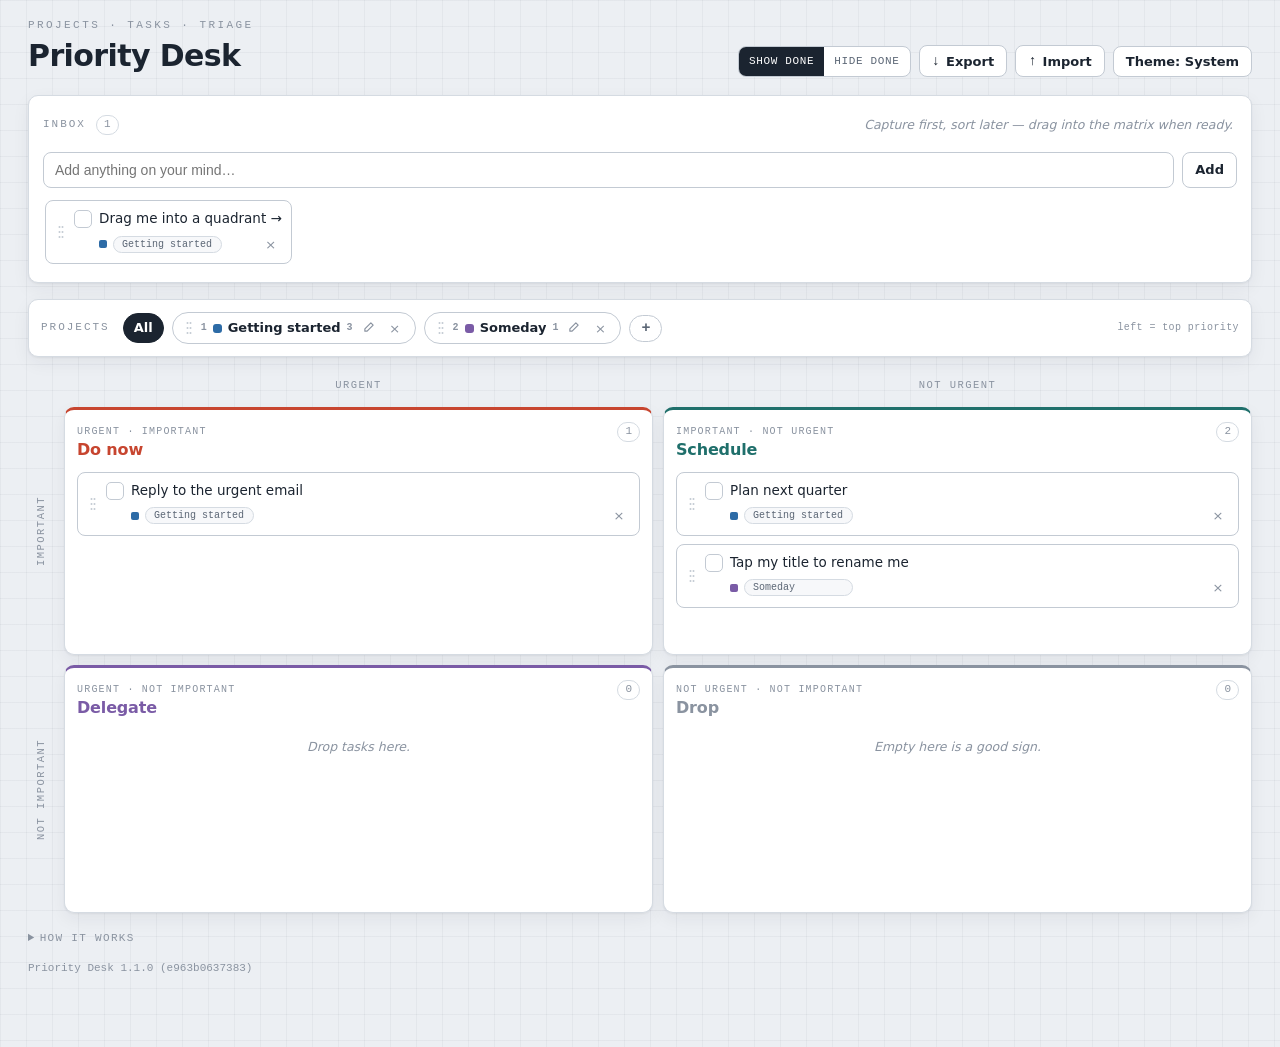
<file: priority-desk/index.html>
<!DOCTYPE html>
<html lang="en">
<head>
<meta charset="UTF-8" />
<meta name="viewport" content="width=device-width, initial-scale=1.0, viewport-fit=cover" />
<title>Priority Desk</title>
<meta name="description" content="Eisenhower-matrix task board: sort tasks by urgency and importance." />
<meta name="theme-color" content="#ECEFF3" />
<meta name="app-version" content="1.1.0 (e963b0637383)" />
<link rel="manifest" href="manifest.webmanifest" />
<link rel="icon" href="icons/icon.svg" type="image/svg+xml" />
<link rel="apple-touch-icon" href="icons/apple-touch-icon.png" />
<meta name="apple-mobile-web-app-capable" content="yes" />
<meta name="apple-mobile-web-app-title" content="Priorities" />
<script>
  // Apply the saved theme before first paint, so a chosen dark theme doesn't flash light.
  try { var t = localStorage.getItem("priority-desk-theme"); if (t === "light" || t === "dark") document.documentElement.setAttribute("data-theme", t); } catch (e) {}
</script>
<style>
  /* Colour tokens: dark mode repeats them under prefers-color-scheme (unless data-theme="light")
     and under data-theme="dark". The theme button sets data-theme. */
  :root{
    color-scheme:light;
    --paper:#ECEFF3;
    --panel:#FFFFFF;
    --ink:#1B2430;
    --ink-inv:#FFFFFF;
    --muted:#5B6675;
    --faint:#8A93A0;
    --hair:#D5DBE2;
    --hair-strong:#C3CAD3;
    --grid:rgba(27,36,48,0.045);
    --soft:#F7F8FA;
    --hover:#EEF1F4;
    --q1:#C7452F;   /* do now */
    --q2:#1F6F6B;   /* schedule */
    --q3:#7A5BA6;   /* delegate */
    --q4:#8A93A0;   /* drop */
    --radius:10px;
    --shadow:0 1px 2px rgba(27,36,48,.06), 0 6px 18px rgba(27,36,48,.06);
    --lift:0 20px 60px rgba(27,36,48,.35);
    --scrim:rgba(27,36,48,.45);
    --mono:ui-monospace,"SF Mono",Menlo,Consolas,"Liberation Mono",monospace;
    --sans:system-ui,-apple-system,"Segoe UI",Roboto,Helvetica,Arial,sans-serif;
  }
  @media (prefers-color-scheme:dark){
    :root:not([data-theme="light"]){
      color-scheme:dark;
      --paper:#12161C; --panel:#1A2029; --ink:#E6EAF0; --ink-inv:#12161C; --muted:#A0A9B6; --faint:#848E9C;
      --hair:#262D37; --hair-strong:#323B47; --grid:rgba(230,234,240,.035); --soft:#212833; --hover:#262D37;
      --q1:#E06A52; --q2:#3FA59E; --q3:#A88BD6; --q4:#848E9C;
      --shadow:0 1px 2px rgba(0,0,0,.25),0 6px 18px rgba(0,0,0,.18); --lift:0 20px 60px rgba(0,0,0,.55); --scrim:rgba(0,0,0,.55);
    }
  }
  :root[data-theme="dark"]{
    color-scheme:dark;
    --paper:#12161C; --panel:#1A2029; --ink:#E6EAF0; --ink-inv:#12161C; --muted:#A0A9B6; --faint:#848E9C;
    --hair:#262D37; --hair-strong:#323B47; --grid:rgba(230,234,240,.035); --soft:#212833; --hover:#262D37;
    --q1:#E06A52; --q2:#3FA59E; --q3:#A88BD6; --q4:#848E9C;
    --shadow:0 1px 2px rgba(0,0,0,.25),0 6px 18px rgba(0,0,0,.18); --lift:0 20px 60px rgba(0,0,0,.55); --scrim:rgba(0,0,0,.55);
  }
  *{box-sizing:border-box;}
  html,body{margin:0;height:100%;}
  body{
    font-family:var(--sans);
    color:var(--ink);
    background-color:var(--paper);
    background-image:
      linear-gradient(var(--grid) 1px,transparent 1px),
      linear-gradient(90deg,var(--grid) 1px,transparent 1px);
    background-size:26px 26px;
    -webkit-font-smoothing:antialiased;
    line-height:1.4;
  }
  .wrap{max-width:1280px;margin:0 auto;padding:18px clamp(12px,3vw,28px) 60px;}

  /* ---------- top bar ---------- */
  .topbar{display:flex;align-items:flex-end;justify-content:space-between;gap:16px;flex-wrap:wrap;margin-bottom:18px;}
  .brand{display:flex;flex-direction:column;gap:2px;}
  .brand .eyebrow{font-family:var(--mono);font-size:11px;letter-spacing:.22em;text-transform:uppercase;color:var(--faint);}
  .brand h1{margin:0;font-size:clamp(22px,3.4vw,30px);font-weight:800;letter-spacing:-.02em;}
  .actions{display:flex;gap:8px;flex-wrap:wrap;align-items:center;}

  button,select{font-family:inherit;color:var(--ink);}
  .btn{
    appearance:none;border:1px solid var(--hair-strong);background:var(--panel);
    padding:8px 12px;border-radius:8px;font-size:13px;font-weight:600;cursor:pointer;
    display:inline-flex;align-items:center;gap:6px;line-height:1;transition:border-color .15s,background .15s,transform .05s;
  }
  .btn:hover{border-color:var(--ink);}
  .btn:active{transform:translateY(1px);}
  .btn.ghost{background:var(--panel);}
  .btn.primary{background:var(--ink);color:var(--ink-inv);border-color:var(--ink);}
  .btn .k{font-family:var(--mono);font-size:14px;}
  .seg{display:inline-flex;border:1px solid var(--hair-strong);border-radius:8px;overflow:hidden;background:var(--panel);}
  .seg label{font-family:var(--mono);font-size:11px;letter-spacing:.06em;text-transform:uppercase;padding:7px 10px;cursor:pointer;color:var(--muted);}
  .seg input{display:none;}
  .seg input:checked + label{background:var(--ink);color:var(--ink-inv);}

  .viewpick{display:flex;align-items:center;gap:8px;}
  .viewpick select{
    border:1px solid var(--hair-strong);background:var(--panel);border-radius:8px;
    padding:7px 28px 7px 10px;font-size:13px;font-weight:600;cursor:pointer;
    -webkit-appearance:none;appearance:none;
    background-image:url("data:image/svg+xml;utf8,<svg xmlns='http://www.w3.org/2000/svg' width='10' height='6'><path d='M0 0l5 6 5-6z' fill='%235B6675'/></svg>");
    background-repeat:no-repeat;background-position:right 10px center;
  }

  /* ---------- inbox ---------- */
  .inbox{
    background:var(--panel);border:1px solid var(--hair);border-radius:var(--radius);
    box-shadow:var(--shadow);padding:12px 14px;margin-bottom:16px;
  }
  .inbox-head{display:flex;align-items:center;gap:10px;margin-bottom:10px;}
  .label{font-family:var(--mono);font-size:11px;letter-spacing:.18em;text-transform:uppercase;color:var(--faint);}
  .count{font-family:var(--mono);font-size:11px;color:var(--faint);border:1px solid var(--hair);border-radius:99px;padding:1px 7px;}
  .addrow{display:flex;gap:8px;margin-bottom:10px;}
  .addrow input[type=text]{
    flex:1;min-width:0;border:1px solid var(--hair-strong);border-radius:8px;padding:9px 11px;font-size:14px;background:var(--panel);color:var(--ink);
  }
  .addrow input[type=text]:focus{outline:2px solid var(--q2);outline-offset:0;border-color:var(--q2);}
  .tray{display:flex;gap:8px;overflow-x:auto;padding:2px 2px 6px;min-height:46px;scrollbar-width:thin;}
  .tray.empty,.zone .list.empty{align-items:center;}
  .emptyhint{font-size:12.5px;color:var(--faint);font-style:italic;padding:8px 4px;}

  /* ---------- main split ---------- */
  /* projects bar (horizontal, leftmost = highest priority) */
  .projbar{display:flex;align-items:center;gap:10px;background:var(--panel);border:1px solid var(--hair);border-radius:var(--radius);box-shadow:var(--shadow);padding:9px 12px;margin-bottom:16px;}
  .projbar > .label{flex:none;}
  .projhint{flex:none;font-family:var(--mono);font-size:10px;letter-spacing:.04em;color:var(--faint);white-space:nowrap;}
  .chips{display:flex;align-items:center;gap:8px;flex:1;min-width:0;overflow-x:auto;padding:3px;scrollbar-width:thin;}
  .chip{flex:none;display:inline-flex;align-items:center;gap:6px;border:1px solid var(--hair-strong);background:var(--panel);border-radius:99px;padding:5px 10px;font-size:13px;font-weight:600;color:var(--ink);white-space:nowrap;cursor:pointer;}
  .chip.active{background:var(--ink);color:var(--ink-inv);border-color:var(--ink);}
  .chip .nm{max-width:160px;overflow:hidden;text-overflow:ellipsis;}
  .chip .crank{font-family:var(--mono);font-size:10px;color:var(--faint);}
  .chip .cdot{width:9px;height:9px;border-radius:3px;flex:none;}
  .chip .ccount{font-family:var(--mono);font-size:10px;color:var(--faint);}
  .chip.active .crank,.chip.active .ccount{color:color-mix(in srgb,var(--ink-inv) 65%,transparent);}
  .chip .grip{color:var(--hair-strong);}
  .chip.active .grip{color:color-mix(in srgb,var(--ink-inv) 50%,transparent);}
  .chip .icbtn{width:20px;height:20px;}
  .chip.active .icbtn{color:color-mix(in srgb,var(--ink-inv) 70%,transparent);}
  .chip.active .icbtn:hover{background:color-mix(in srgb,var(--ink-inv) 16%,transparent);color:var(--ink-inv);}
  .addchip{font-family:var(--mono);font-size:15px;line-height:1;padding:5px 11px;color:var(--muted);}
  .addchip:hover{border-color:var(--ink);color:var(--ink);}
  .proj-tools{display:flex;gap:2px;}
  .icbtn{appearance:none;border:none;background:transparent;cursor:pointer;color:var(--faint);font-size:13px;line-height:1;padding:3px;border-radius:5px;width:22px;height:22px;}
  .icbtn:hover{background:var(--hover);color:var(--ink);}

  /* ---------- matrix ---------- */
  .matrix{
    display:grid;grid-template-columns:26px 1fr 1fr;grid-template-rows:24px 1fr 1fr;
    gap:10px;min-height:60vh;
  }
  .axis{font-family:var(--mono);font-size:10.5px;letter-spacing:.14em;text-transform:uppercase;color:var(--faint);display:flex;align-items:center;justify-content:center;}
  .axis.corner{}
  .axis.row{writing-mode:vertical-rl;transform:rotate(180deg);}
  .zone{
    background:var(--panel);border:1px solid var(--hair);border-radius:var(--radius);
    box-shadow:var(--shadow);padding:12px;display:flex;flex-direction:column;min-height:160px;
    border-top:3px solid var(--zc);
  }
  .zone[data-q="q1"]{--zc:var(--q1);}
  .zone[data-q="q2"]{--zc:var(--q2);}
  .zone[data-q="q3"]{--zc:var(--q3);}
  .zone[data-q="q4"]{--zc:var(--q4);}
  .zone-head{display:flex;align-items:baseline;justify-content:space-between;gap:8px;margin-bottom:10px;}
  .zone-head .eb{font-family:var(--mono);font-size:10px;letter-spacing:.12em;text-transform:uppercase;color:var(--faint);}
  .zone-head .verb{font-size:16px;font-weight:800;letter-spacing:-.01em;color:var(--zc);}
  .zone .list{display:flex;flex-direction:column;gap:8px;flex:1;}

  /* ---------- cards ---------- */
  .card{
    background:var(--panel);border:1px solid var(--hair-strong);border-radius:8px;padding:8px 9px;
    display:flex;align-items:flex-start;gap:7px;position:relative;
  }
  .tray .card{min-width:200px;}
  .grip{flex:none;align-self:stretch;display:flex;align-items:center;color:var(--hair-strong);cursor:grab;touch-action:none;padding:0 1px;}
  .grip:hover{color:var(--muted);}
  .grip svg{width:10px;height:16px;display:block;fill:currentColor;}
  .card.dragging,.proj.dragging{opacity:.35;}
  .card.dragging .grip,.proj.dragging .grip{cursor:grabbing;}
  .card .chk{flex:none;width:18px;height:18px;margin-top:1px;border:1.5px solid var(--hair-strong);border-radius:5px;cursor:pointer;display:grid;place-items:center;background:var(--panel);color:var(--ink-inv);}
  .card .chk:hover{border-color:var(--ink);}
  .card.done .chk{background:var(--ink);border-color:var(--ink);}
  .card .chk svg{width:11px;height:11px;display:none;}
  .card.done .chk svg{display:block;}
  .card .body{flex:1;min-width:0;}
  .card .title{font-size:13.5px;line-height:1.35;word-break:break-word;cursor:text;}
  .card.done .title{text-decoration:line-through;color:var(--faint);}
  .card .meta{display:flex;align-items:center;gap:6px;margin-top:6px;}
  .card .psel{
    -webkit-appearance:none;appearance:none;border:1px solid var(--hair);border-radius:99px;
    font-family:var(--mono);font-size:10px;padding:2px 8px;background:var(--soft);color:var(--muted);cursor:pointer;max-width:130px;
  }
  .card .pdot{width:8px;height:8px;border-radius:2px;flex:none;}
  .card .del{margin-left:auto;}
  .card .titleinput{width:100%;font-family:inherit;font-size:13.5px;border:1px solid var(--q2);border-radius:5px;padding:3px 5px;background:var(--panel);color:var(--ink);}

  /* drop highlight */
  .dropok{outline:2px dashed var(--zc,var(--q2));outline-offset:-4px;background:color-mix(in srgb,var(--q2) 4%,transparent);}
  .zone.dropok{background:color-mix(in srgb,var(--zc) 7%,var(--panel));}
  .inbox.dropok{background:color-mix(in srgb,var(--q2) 5%,var(--panel));}

  /* drag preview */
  .drag-ghost{position:fixed;z-index:9999;pointer-events:none;box-shadow:0 10px 30px rgba(27,36,48,.25);transform:rotate(-1.5deg);opacity:.96;}

  .help{margin-top:18px;font-size:12.5px;color:var(--muted);}
  .help summary{font-family:var(--mono);font-size:11px;letter-spacing:.12em;text-transform:uppercase;color:var(--faint);cursor:pointer;}
  .help p{margin:8px 0 0;max-width:70ch;}
  .help b{color:var(--ink);}
  .ver{margin-top:14px;font-family:var(--mono);font-size:11px;color:var(--faint);}

  .toast{position:fixed;left:50%;bottom:22px;transform:translateX(-50%);background:var(--ink);color:var(--ink-inv);padding:10px 16px;border-radius:8px;font-size:13px;box-shadow:var(--shadow);opacity:0;transition:opacity .2s,transform .2s;pointer-events:none;z-index:10000;}
  .toast.show{opacity:1;transform:translateX(-50%) translateY(-4px);}

  /* "New version" banner (see the service worker code at the end of the script). */
  .update-bar{position:fixed;z-index:10002;left:50%;transform:translateX(-50%);top:max(10px,env(safe-area-inset-top));width:min(calc(100% - 24px),536px);display:flex;align-items:center;gap:8px;background:var(--panel);border:1px solid var(--hair-strong);border-radius:12px;box-shadow:var(--lift);padding:8px 8px 8px 14px;font-size:14px;}
  .update-bar[hidden]{display:none;}
  .update-bar span{flex:1;min-width:0;}
  .modal{position:fixed;inset:0;background:var(--scrim);display:flex;align-items:center;justify-content:center;z-index:10001;padding:18px;}
  .modal[hidden]{display:none;}
  .modal-card{background:var(--panel);border:1px solid var(--hair);border-radius:12px;box-shadow:var(--lift);width:min(440px,100%);padding:18px;}
  .modal-title{font-weight:800;font-size:16px;margin-bottom:8px;}
  .modal-body{font-size:13.5px;color:var(--muted);}
  .modal-body input[type=text],.modal-body textarea{width:100%;border:1px solid var(--hair-strong);border-radius:8px;padding:9px 11px;font-size:14px;font-family:inherit;margin-top:10px;color:var(--ink);background:var(--panel);}
  .modal-body textarea{min-height:150px;font-family:var(--mono);font-size:12px;line-height:1.45;resize:vertical;}
  .modal-body input[type=text]:focus,.modal-body textarea:focus{outline:2px solid var(--q2);outline-offset:0;border-color:var(--q2);}
  .modal-actions{display:flex;gap:8px;justify-content:flex-end;margin-top:14px;flex-wrap:wrap;}

  @media (max-width:860px){
    .matrix{grid-template-columns:1fr;grid-template-rows:none;}
    .axis{display:none;}
    .zone{min-height:120px;}
    .projhint{display:none;}
  }
</style>
</head>
<body>
<div class="wrap">
  <header class="topbar">
    <div class="brand">
      <span class="eyebrow">Projects &middot; Tasks &middot; Triage</span>
      <h1>Priority Desk</h1>
    </div>
    <div class="actions">
      <div class="seg" id="doneSeg" title="Show or hide finished tasks">
        <input type="radio" name="dn" id="dn-show" checked><label for="dn-show">Show done</label>
        <input type="radio" name="dn" id="dn-hide"><label for="dn-hide">Hide done</label>
      </div>
      <button class="btn ghost" id="exportBtn"><span class="k">&darr;</span> Export</button>
      <button class="btn ghost" id="importBtn"><span class="k">&uarr;</span> Import</button>
      <button class="btn ghost" id="themeBtn" title="Theme: follow the system, light or dark"></button>
      <input type="file" id="importFile" accept="application/json,.json" hidden>
    </div>
  </header>

  <section class="inbox" id="inbox" data-drop="inbox" data-axis="x">
    <div class="inbox-head">
      <span class="label">Inbox</span>
      <span class="count" id="inboxCount">0</span>
      <span class="emptyhint" style="margin-left:auto">Capture first, sort later &mdash; drag into the matrix when ready.</span>
    </div>
    <div class="addrow">
      <input type="text" id="addInput" placeholder="Add anything on your mind&hellip;" autocomplete="off">
      <button class="btn" id="addBtn">Add</button>
    </div>
    <div class="tray" id="inboxList"></div>
  </section>

  <section class="projbar">
    <span class="label">Projects</span>
    <div class="chips" id="projChips" data-drop="projects" data-axis="x">
      <div class="chip allchip active" id="allChip">All</div>
      <button class="chip addchip" id="addProjBtn" title="Add project">+</button>
    </div>
    <span class="projhint">left = top priority</span>
  </section>

  <main class="matrix" id="matrix">
      <div class="axis corner"></div>
      <div class="axis col">Urgent</div>
      <div class="axis col">Not urgent</div>

      <div class="axis row">Important</div>
      <section class="zone" data-q="q1" data-drop="q1" data-axis="y">
        <div class="zone-head"><div><div class="eb">Urgent &middot; Important</div><div class="verb">Do now</div></div><span class="count">0</span></div>
        <div class="list"></div>
      </section>
      <section class="zone" data-q="q2" data-drop="q2" data-axis="y">
        <div class="zone-head"><div><div class="eb">Important &middot; Not urgent</div><div class="verb">Schedule</div></div><span class="count">0</span></div>
        <div class="list"></div>
      </section>

      <div class="axis row">Not important</div>
      <section class="zone" data-q="q3" data-drop="q3" data-axis="y">
        <div class="zone-head"><div><div class="eb">Urgent &middot; Not important</div><div class="verb">Delegate</div></div><span class="count">0</span></div>
        <div class="list"></div>
      </section>
      <section class="zone" data-q="q4" data-drop="q4" data-axis="y">
        <div class="zone-head"><div><div class="eb">Not urgent &middot; Not important</div><div class="verb">Drop</div></div><span class="count">0</span></div>
        <div class="list"></div>
      </section>
    </main>

  <details class="help">
    <summary>How it works</summary>
    <p>Drop thoughts into the <b>Inbox</b> as they arrive. When you have a moment, drag each one into a matrix quadrant and pick its project. Tap a task's title to rename it, the box to mark it done.</p>
    <p>Tap a <b>project</b> chip to filter the matrix to just that project; tap it again, or <b>All</b>, to see everything. Drag the chips left and right to set priority — leftmost ranks highest, and in the all-projects view each quadrant is ordered by that ranking.</p>
    <p><b>Export</b> writes your whole desk to JSON; <b>Import</b> loads one back, for moving between devices. Everything auto-saves in this browser as you go.</p>
    <p>The <b>theme</b> button switches between following your system's setting, light and dark.</p>
  </details>
  <p class="ver" id="appVersion"></p>
</div>

<div class="update-bar" id="updateBar" role="status" hidden>
  <span>A new version of Priority Desk is ready.</span>
  <button class="btn" type="button" id="updateLater">Later</button>
  <button class="btn primary" type="button" id="updateReload">Reload</button>
</div>
<div class="toast" id="toast"></div>
<div class="modal" id="modal" hidden>
  <div class="modal-card" role="dialog" aria-modal="true">
    <div class="modal-title" id="modalTitle"></div>
    <div class="modal-body" id="modalBody"></div>
    <div class="modal-actions" id="modalActions"></div>
  </div>
</div>

<script>
(function(){
  "use strict";

  var QUADS = ["q1","q2","q3","q4"];
  var PROJ_COLORS = ["#2D6BA6","#C7452F","#1F8A5B","#B5852A","#7A5BA6","#0E7C86","#C25E8B","#586573","#3F7D4E","#9A4B6B"];
  var STORE_KEY = "priority-desk-v1";

  // ---------- state ----------
  var state = { version:1, projects:[], tasks:[] };
  var ui = { view:"all", hideDone:false };
  var hasStorage = true;

  function uid(){ return Date.now().toString(36) + Math.random().toString(36).slice(2,7); }
  function orderBetween(a,b){
    if(a==null && b==null) return 0;
    if(a==null) return b-1;
    if(b==null) return a+1;
    return (a+b)/2;
  }

  function load(){
    try{
      var raw = localStorage.getItem(STORE_KEY);
      if(raw){
        var d = JSON.parse(raw);
        if(d && d.data){ state = normalize(d.data); ui = Object.assign(ui, d.ui||{}); }
        else { state = normalize(d); }
      }
    }catch(e){ hasStorage = false; }
  }
  function save(){
    try{ localStorage.setItem(STORE_KEY, JSON.stringify({data:state, ui:ui})); }
    catch(e){ hasStorage = false; }
  }
  function normalize(d){
    d = d || {};
    var projects = Array.isArray(d.projects)? d.projects : [];
    var tasks = Array.isArray(d.tasks)? d.tasks : [];
    projects = projects.map(function(p,i){
      return { id:p.id||uid(), name:String(p.name||"Untitled"), color:p.color||PROJ_COLORS[i%PROJ_COLORS.length], order: typeof p.order==="number"? p.order : i };
    });
    tasks = tasks.map(function(t,i){
      var q = QUADS.indexOf(t.quadrant)>=0 ? t.quadrant : null;
      var pid = t.projectId && projects.some(function(p){return p.id===t.projectId;}) ? t.projectId : null;
      return { id:t.id||uid(), title:String(t.title||""), projectId:pid, quadrant:q, done:!!t.done, order: typeof t.order==="number"? t.order : i, createdAt: t.createdAt||Date.now() };
    });
    return { version:1, projects:projects, tasks:tasks };
  }

  // ---------- helpers ----------
  function projectById(id){ for(var i=0;i<state.projects.length;i++){ if(state.projects[i].id===id) return state.projects[i]; } return null; }
  function projOrder(id){ var p=projectById(id); return p? p.order : Infinity; } // no-project sinks to bottom
  function sortedProjects(){ return state.projects.slice().sort(function(a,b){return a.order-b.order;}); }

  function visibleTasks(){
    return state.tasks.filter(function(t){
      if(ui.hideDone && t.done) return false;
      if(ui.view!=="all" && t.projectId!==ui.view) return false;
      return true;
    });
  }
  // tasks for a quadrant (null = inbox), already filtered + sorted
  function tasksFor(quad){
    var arr = visibleTasks().filter(function(t){ return t.quadrant===quad; });
    if(ui.view==="all" && quad!==null){
      arr.sort(function(a,b){
        var d = projOrder(a.projectId)-projOrder(b.projectId);
        return d!==0? d : a.order-b.order;
      });
    } else {
      arr.sort(function(a,b){ return a.order-b.order; });
    }
    return arr;
  }

  // ---------- rendering ----------
  var matrix = document.getElementById("matrix");
  var inboxList = document.getElementById("inboxList");
  var projChipsEl = document.getElementById("projChips");

  function checkSVG(){ return '<svg viewBox="0 0 12 12" fill="none"><path d="M2.5 6.5l2.5 2.5 4.5-5.5" stroke="currentColor" stroke-width="2" stroke-linecap="round" stroke-linejoin="round"/></svg>'; }
  function gripSVG(){ return '<svg viewBox="0 0 6 16"><circle cx="1.5" cy="3" r="1"/><circle cx="4.5" cy="3" r="1"/><circle cx="1.5" cy="8" r="1"/><circle cx="4.5" cy="8" r="1"/><circle cx="1.5" cy="13" r="1"/><circle cx="4.5" cy="13" r="1"/></svg>'; }
  function pencilSVG(){ return '<svg viewBox="0 0 16 16" width="12" height="12" fill="none" stroke="currentColor" stroke-width="1.6" stroke-linecap="round" stroke-linejoin="round"><path d="M10.5 2.5l3 3-8 8H2.5v-3z"/></svg>'; }

  function buildCard(t){
    var card = document.createElement("div");
    card.className = "card" + (t.done?" done":"");
    card.dataset.id = t.id;

    var grip = document.createElement("div"); grip.className="grip"; grip.title="Drag to move"; grip.innerHTML=gripSVG();
    card.appendChild(grip);

    var chk = document.createElement("div");
    chk.className = "chk"; chk.setAttribute("role","checkbox"); chk.setAttribute("aria-checked", t.done?"true":"false");
    chk.innerHTML = checkSVG();
    chk.dataset.act = "toggle";
    card.appendChild(chk);

    var body = document.createElement("div"); body.className="body";
    var title = document.createElement("div"); title.className="title"; title.textContent = t.title || "Untitled"; title.dataset.act="edit";
    body.appendChild(title);

    var meta = document.createElement("div"); meta.className="meta";
    var dot = document.createElement("span"); dot.className="pdot";
    var p = projectById(t.projectId);
    dot.style.background = p? p.color : "transparent";
    dot.style.border = p? "none" : "1px dashed var(--hair-strong)";
    meta.appendChild(dot);

    var sel = document.createElement("select"); sel.className="psel"; sel.dataset.act="project";
    var optNone = document.createElement("option"); optNone.value=""; optNone.textContent="No project"; sel.appendChild(optNone);
    sortedProjects().forEach(function(pr){
      var o=document.createElement("option"); o.value=pr.id; o.textContent=pr.name; if(pr.id===t.projectId)o.selected=true; sel.appendChild(o);
    });
    meta.appendChild(sel);

    var del = document.createElement("button"); del.className="icbtn del"; del.dataset.act="delete"; del.title="Delete task"; del.innerHTML="&times;";
    meta.appendChild(del);

    body.appendChild(meta);
    card.appendChild(body);
    return card;
  }

  function renderTasks(){
    // inbox
    var inboxTasks = tasksFor(null);
    inboxList.innerHTML="";
    if(inboxTasks.length===0){
      var h=document.createElement("div"); h.className="emptyhint"; h.textContent="Nothing waiting. Add something above."; inboxList.appendChild(h);
      inboxList.classList.add("empty");
    } else { inboxList.classList.remove("empty"); inboxTasks.forEach(function(t){ inboxList.appendChild(buildCard(t)); }); }
    document.getElementById("inboxCount").textContent = inboxTasks.length;

    // quadrants
    QUADS.forEach(function(q){
      var zone = matrix.querySelector('.zone[data-q="'+q+'"]');
      var list = zone.querySelector(".list");
      var items = tasksFor(q);
      list.innerHTML="";
      if(items.length===0){
        var hint=document.createElement("div"); hint.className="emptyhint";
        hint.textContent = q==="q4" ? "Empty here is a good sign." : "Drop tasks here.";
        list.appendChild(hint); list.classList.add("empty");
      } else { list.classList.remove("empty"); items.forEach(function(t){ list.appendChild(buildCard(t)); }); }
      zone.querySelector(".count").textContent = items.length;
    });
  }

  function renderProjects(){
    var addBtn=document.getElementById("addProjBtn");
    var allChip=document.getElementById("allChip");
    Array.prototype.slice.call(projChipsEl.querySelectorAll(".proj")).forEach(function(n){ n.remove(); });
    sortedProjects().forEach(function(p,idx){
      var taskN = state.tasks.filter(function(t){return t.projectId===p.id && !t.done;}).length;
      var chip=document.createElement("div");
      chip.className="proj chip"+(ui.view===p.id?" active":"");
      chip.dataset.id=p.id;
      chip.innerHTML =
        '<span class="grip" title="Drag to set priority">'+gripSVG()+'</span>'+
        '<span class="crank">'+(idx+1)+'</span>'+
        '<span class="cdot" style="background:'+p.color+'"></span>'+
        '<span class="nm"></span>'+
        '<span class="ccount">'+taskN+'</span>'+
        '<button class="icbtn" data-act="rename" title="Rename project">'+pencilSVG()+'</button>'+
        '<button class="icbtn" data-act="delproj" title="Delete project">&times;</button>';
      chip.querySelector(".nm").textContent = p.name;
      projChipsEl.insertBefore(chip, addBtn);
    });
    allChip.classList.toggle("active", ui.view==="all");
  }

  function render(){
    if(ui.view!=="all" && !projectById(ui.view)) ui.view="all";
    renderProjects();
    renderTasks();
  }

  // ---------- mutations ----------
  function addTask(title){
    title=(title||"").trim(); if(!title) return;
    var pid = ui.view!=="all" ? ui.view : null;
    state.tasks.push({ id:uid(), title:title, projectId:pid, quadrant:null, done:false, order:Date.now(), createdAt:Date.now() });
    save(); renderTasks(); renderProjects();
  }
  function addProject(){
    var inp=document.createElement("input"); inp.type="text"; inp.placeholder="Project name";
    var commit=function(){
      var name=inp.value.trim(); if(!name){ closeModal(); return; }
      var maxO = state.projects.reduce(function(m,p){return Math.max(m,p.order);}, -1);
      var color = PROJ_COLORS[state.projects.length % PROJ_COLORS.length];
      state.projects.push({ id:uid(), name:name, color:color, order:maxO+1 });
      save(); render(); closeModal();
    };
    inp.addEventListener("keydown",function(e){ if(e.key==="Enter"){ e.preventDefault(); commit(); } });
    openModal("New project", inp, [
      {label:"Cancel", onClick:closeModal},
      {label:"Add project", primary:true, onClick:commit}
    ]);
  }
  function moveProject(id,dir){
    var ps=sortedProjects(); var i=ps.findIndex(function(p){return p.id===id;});
    var j=i+dir; if(j<0||j>=ps.length) return;
    var a=ps[i], b=ps[j]; var tmp=a.order; a.order=b.order; b.order=tmp;
    save(); render();
  }
  function deleteProject(id){
    var p=projectById(id); if(!p) return;
    var n=state.tasks.filter(function(t){return t.projectId===id;}).length;
    var doDelete=function(){
      state.projects = state.projects.filter(function(x){return x.id!==id;});
      state.tasks.forEach(function(t){ if(t.projectId===id) t.projectId=null; });
      if(ui.view===id) ui.view="all";
      save(); render(); closeModal();
    };
    if(n>0){
      var body=document.createElement("div");
      body.textContent='Delete "'+p.name+'"? Its '+n+' task'+(n>1?'s':'')+' will stay but lose this project tag.';
      openModal("Delete project", body, [
        {label:"Cancel", onClick:closeModal},
        {label:"Delete", primary:true, onClick:doDelete}
      ]);
    } else { doDelete(); }
  }

  // ---------- event delegation (clicks) ----------
  document.body.addEventListener("click", function(e){
    if(Date.now()<suppressClickUntil) return;
    var act = e.target.closest("[data-act]");
    if(!act) return;
    var a = act.dataset.act;

    if(a==="toggle"){ var c=act.closest(".card"); var t=findTask(c.dataset.id); if(t){ t.done=!t.done; save(); render(); } return; }
    if(a==="delete"){ var c2=act.closest(".card"); state.tasks=state.tasks.filter(function(x){return x.id!==c2.dataset.id;}); save(); renderTasks(); renderProjects(); return; }
    if(a==="edit"){ startEdit(act); return; }

    if(a==="rename"){ startRenameProject(act); return; }
    if(a==="delproj"){ deleteProject(act.closest(".proj").dataset.id); return; }
  });

  // select change (project assignment)
  document.body.addEventListener("change", function(e){
    var sel=e.target.closest(".psel"); if(!sel) return;
    var t=findTask(sel.closest(".card").dataset.id); if(!t) return;
    t.projectId = sel.value || null;
    if(ui.view!=="all" && t.projectId!==ui.view){ save(); render(); }
    else { save(); renderTasks(); renderProjects(); }
  });

  // project chips: click a chip to filter the matrix to that project; All clears it
  projChipsEl.addEventListener("click", function(e){
    if(Date.now()<suppressClickUntil) return;
    if(e.target.closest("[data-act],.grip,input,textarea,.titleinput")) return;
    if(e.target.closest("#allChip")){ if(ui.view!=="all"){ ui.view="all"; save(); render(); } return; }
    var chip=e.target.closest(".proj"); if(!chip) return;
    ui.view = (ui.view===chip.dataset.id) ? "all" : chip.dataset.id;
    save(); render();
  });

  function startRenameProject(el){
    var row=el.closest(".proj"); if(!row) return;
    var p=projectById(row.dataset.id); if(!p) return;
    var span=row.querySelector(".nm"); if(!span) return;
    var input=document.createElement("input"); input.type="text"; input.className="titleinput"; input.value=p.name; input.style.maxWidth="150px";
    span.replaceWith(input); input.focus(); input.select();
    var done=function(commit){ if(commit){ var v=input.value.trim(); if(v) p.name=v; } save(); render(); };
    input.addEventListener("keydown",function(ev){ if(ev.key==="Enter"){ev.preventDefault();done(true);} else if(ev.key==="Escape"){done(false);} });
    input.addEventListener("blur",function(){ done(true); });
  }

  function findTask(id){ for(var i=0;i<state.tasks.length;i++){ if(state.tasks[i].id===id) return state.tasks[i]; } return null; }

  function startEdit(titleEl){
    var card=titleEl.closest(".card"); var t=findTask(card.dataset.id); if(!t) return;
    var input=document.createElement("input"); input.type="text"; input.className="titleinput"; input.value=t.title;
    titleEl.replaceWith(input); input.focus(); input.select();
    var done=function(commit){
      if(commit){ var v=input.value.trim(); if(v) t.title=v; }
      save(); render();
    };
    input.addEventListener("keydown",function(ev){ if(ev.key==="Enter"){ev.preventDefault();done(true);} else if(ev.key==="Escape"){done(false);} });
    input.addEventListener("blur",function(){ done(true); });
  }

  // ---------- add handlers ----------
  document.getElementById("addBtn").addEventListener("click", function(){ var i=document.getElementById("addInput"); addTask(i.value); i.value=""; i.focus(); });
  document.getElementById("addInput").addEventListener("keydown", function(e){ if(e.key==="Enter"){ addTask(this.value); this.value=""; } });
  document.getElementById("addProjBtn").addEventListener("click", addProject);
  document.getElementById("dn-show").addEventListener("change", function(){ ui.hideDone=false; save(); render(); });
  document.getElementById("dn-hide").addEventListener("change", function(){ ui.hideDone=true; save(); render(); });

  // ---------- modal core ----------
  var modalEl=document.getElementById("modal"),
      modalTitleEl=document.getElementById("modalTitle"),
      modalBodyEl=document.getElementById("modalBody"),
      modalActionsEl=document.getElementById("modalActions");
  function closeModal(){ modalEl.hidden=true; modalBodyEl.innerHTML=""; modalActionsEl.innerHTML=""; }
  function openModal(title, bodyNode, buttons){
    modalTitleEl.textContent=title;
    modalBodyEl.innerHTML=""; if(bodyNode) modalBodyEl.appendChild(bodyNode);
    modalActionsEl.innerHTML="";
    (buttons||[]).forEach(function(b){
      var btn=document.createElement("button");
      btn.className="btn"+(b.primary?" primary":" ghost");
      btn.textContent=b.label;
      btn.addEventListener("click", b.onClick||closeModal);
      modalActionsEl.appendChild(btn);
    });
    modalEl.hidden=false;
    var first=modalBodyEl.querySelector("input,textarea"); if(first) first.focus();
  }
  modalEl.addEventListener("click", function(e){ if(e.target===modalEl) closeModal(); });
  document.addEventListener("keydown", function(e){ if(e.key==="Escape" && !modalEl.hidden) closeModal(); });

  function copyFrom(ta){
    ta.focus(); ta.select();
    function fallback(){ var ok=false; try{ ok=document.execCommand("copy"); }catch(e){} toast(ok?"Copied to clipboard":"Select all, then press Ctrl/Cmd+C"); }
    if(navigator.clipboard && navigator.clipboard.writeText){
      navigator.clipboard.writeText(ta.value).then(function(){ toast("Copied to clipboard"); }, fallback);
    } else { fallback(); }
  }
  function downloadJSON(json){
    try{
      var blob=new Blob([json],{type:"application/json"});
      var url=URL.createObjectURL(blob);
      var a=document.createElement("a"); a.href=url; a.download="priority-desk-"+new Date().toISOString().slice(0,10)+".json";
      document.body.appendChild(a); a.click(); a.remove(); URL.revokeObjectURL(url);
      toast("Downloaded JSON");
    }catch(e){ toast("Download blocked here \u2014 use Copy instead."); }
  }

  // ---------- import / export ----------
  function openExport(){
    var json=JSON.stringify({version:1,exportedAt:new Date().toISOString(),projects:state.projects,tasks:state.tasks},null,2);
    var body=document.createElement("div");
    var p=document.createElement("div"); p.textContent="Copy this text, or download it as a file. Either one can be imported on another device.";
    var ta=document.createElement("textarea"); ta.readOnly=true; ta.value=json;
    body.appendChild(p); body.appendChild(ta);
    openModal("Export desk", body, [
      {label:"Close", onClick:closeModal},
      {label:"Download .json", onClick:function(){ downloadJSON(json); }},
      {label:"Copy", primary:true, onClick:function(){ copyFrom(ta); }}
    ]);
    setTimeout(function(){ ta.focus(); ta.select(); },0);
  }
  function openImport(){
    var body=document.createElement("div");
    var p=document.createElement("div"); p.textContent="Paste exported JSON below, or choose a file. This replaces your current desk.";
    var ta=document.createElement("textarea"); ta.placeholder="Paste JSON here\u2026";
    body.appendChild(p); body.appendChild(ta);
    openModal("Import desk", body, [
      {label:"Cancel", onClick:closeModal},
      {label:"Choose file\u2026", onClick:function(){ document.getElementById("importFile").click(); }},
      {label:"Load", primary:true, onClick:function(){ doImport(ta.value); }}
    ]);
  }
  function doImport(text){
    try{
      var d=JSON.parse(text);
      if(!d || (!Array.isArray(d.tasks) && !Array.isArray(d.projects))) throw new Error("shape");
      state = normalize(d); ui.view="all"; save(); render(); closeModal();
      toast("Imported "+state.tasks.length+" task"+(state.tasks.length!==1?"s":""));
    }catch(err){ toast("That isn't valid Priority Desk JSON."); }
  }
  document.getElementById("exportBtn").addEventListener("click", openExport);
  document.getElementById("importBtn").addEventListener("click", openImport);
  document.getElementById("importFile").addEventListener("change", function(e){
    var f=e.target.files[0]; if(!f){ return; }
    var r=new FileReader();
    r.onload=function(){ doImport(r.result); };
    r.readAsText(f);
    e.target.value="";
  });

  // ---------- theme and version ----------
  // "system" | "light" | "dark", kept per device under priority-desk-theme (not in exports). The
  // inline script in <head> applies it before first paint; the CSS keys dark tokens off data-theme.
  var THEME_KEY="priority-desk-theme", THEMES={system:"Theme: System",light:"Theme: Light",dark:"Theme: Dark"};
  var darkMQ=window.matchMedia ? matchMedia("(prefers-color-scheme: dark)") : null;
  var theme="system";
  try{ var savedTheme=localStorage.getItem(THEME_KEY); if(savedTheme==="light"||savedTheme==="dark") theme=savedTheme; }catch(e){}
  var themeBtn=document.getElementById("themeBtn");
  function applyTheme(){
    if(theme==="system") document.documentElement.removeAttribute("data-theme");
    else document.documentElement.setAttribute("data-theme", theme);
    var dark = theme==="dark" || (theme==="system" && !!darkMQ && darkMQ.matches);
    document.querySelector('meta[name="theme-color"]').setAttribute("content", dark ? "#12161C" : "#ECEFF3");
    themeBtn.textContent=THEMES[theme];
    themeBtn.setAttribute("aria-label",THEMES[theme]+". Change theme");
  }
  themeBtn.addEventListener("click", function(){
    theme = theme==="system" ? "light" : theme==="light" ? "dark" : "system";
    try{ if(theme==="system") localStorage.removeItem(THEME_KEY); else localStorage.setItem(THEME_KEY, theme); }catch(e){}
    applyTheme();
  });
  if(darkMQ && darkMQ.addEventListener) darkMQ.addEventListener("change", applyTheme);
  applyTheme();
  // "1.2.0 (0123456789ab)": package.json's version and the commit, stamped by the deploy; "dev" locally.
  document.getElementById("appVersion").textContent="Priority Desk "+(document.querySelector('meta[name="app-version"]').getAttribute("content")||"dev");

  var toastEl=document.getElementById("toast"); var toastTimer;
  function toast(msg){ toastEl.textContent=msg; toastEl.classList.add("show"); clearTimeout(toastTimer); toastTimer=setTimeout(function(){toastEl.classList.remove("show");},2200); }

  // ---------- drag & drop (pointer-based, touch + mouse) ----------
  var drag=null;
  var suppressClickUntil=0;
  document.body.addEventListener("pointerdown", function(e){
    if(e.button && e.button!==0) return;
    if(e.target.closest(".chk,.psel,.del,.icbtn,select,input,button,.titleinput")) return;
    var card=e.target.closest(".card");
    var proj=e.target.closest(".proj");
    var handle=card||proj; if(!handle) return;
    var isMouse = e.pointerType==="mouse";
    var onGrip = !!e.target.closest(".grip");
    if(!isMouse && !onGrip) return; // touch/pen: only the grip starts a drag, so taps and scrolling still work
    drag={
      type: card?"task":"project",
      id: handle.dataset.id,
      el: handle,
      startX:e.clientX, startY:e.clientY,
      active:false, ghost:null, lastZone:null, pointerId:e.pointerId
    };
  });
  document.body.addEventListener("pointermove", function(e){
    if(!drag) return;
    if(!drag.active){
      if(Math.abs(e.clientX-drag.startX)<6 && Math.abs(e.clientY-drag.startY)<6) return;
      beginDrag(e);
    }
    moveDrag(e);
  });
  document.body.addEventListener("pointerup", endDrag);
  document.body.addEventListener("pointercancel", endDrag);

  function beginDrag(e){
    drag.active=true;
    var rect=drag.el.getBoundingClientRect();
    var g=drag.el.cloneNode(true);
    g.classList.add("drag-ghost"); g.classList.remove("dragging");
    g.style.width=rect.width+"px"; g.style.left=rect.left+"px"; g.style.top=rect.top+"px";
    drag.offX=e.clientX-rect.left; drag.offY=e.clientY-rect.top;
    document.body.appendChild(g); drag.ghost=g;
    drag.el.classList.add("dragging");
    document.body.style.userSelect="none";
  }
  function moveDrag(e){
    if(!drag.active) return;
    if(e.cancelable) e.preventDefault();
    drag.ghost.style.left=(e.clientX-drag.offX)+"px";
    drag.ghost.style.top=(e.clientY-drag.offY)+"px";
    drag.ghost.style.display="none";
    var under=document.elementFromPoint(e.clientX,e.clientY);
    drag.ghost.style.display="";
    var sel = drag.type==="task" ? "[data-drop]" : '[data-drop="projects"]';
    var zone = under? under.closest(sel) : null;
    if(zone && drag.type==="task" && zone.dataset.drop==="projects") zone=null;
    if(drag.lastZone && drag.lastZone!==zone) drag.lastZone.classList.remove("dropok");
    if(zone){ zone.classList.add("dropok"); drag.lastZone=zone; }
  }
  function listContainerFor(zone){
    if(zone.classList.contains("zone")) return zone.querySelector(".list");
    return zone; // inbox tray or proj list
  }
  function endDrag(e){
    if(!drag){ return; }
    var d=drag; drag=null;
    if(!d.active){ return; }
    suppressClickUntil=Date.now()+350;
    document.body.style.userSelect="";
    if(d.ghost) d.ghost.remove();
    d.el.classList.remove("dragging");
    if(d.lastZone) d.lastZone.classList.remove("dropok");
    var zone=d.lastZone; if(!zone) { render(); return; }

    var container=listContainerFor(zone);
    var axis=zone.dataset.axis||"y";
    var idx=insertionIndex(container, e.clientX, e.clientY, axis, d.id);

    if(d.type==="task"){
      var t=findTask(d.id); if(!t){ render(); return; }
      var newQuad = zone.dataset.drop==="inbox" ? null : zone.dataset.drop;
      t.quadrant = newQuad;
      // reorder among siblings currently shown in this container
      var sibs = siblingIds(container, d.id);
      assignOrder(t, sibs, idx, "order");
      save(); render();
    } else {
      // project reorder
      var sibsP = siblingIds(container, d.id);
      var p=projectById(d.id);
      assignOrder(p, sibsP.map(function(id){return id;}), idx, "order");
      save(); render();
    }
  }

  function siblingIds(container, draggingId){
    return Array.prototype.slice.call(container.children)
      .filter(function(c){ return c.dataset && c.dataset.id && c.dataset.id!==draggingId; })
      .map(function(c){ return c.dataset.id; });
  }
  function insertionIndex(container, x, y, axis, draggingId){
    var kids=Array.prototype.slice.call(container.children).filter(function(c){return c.dataset && c.dataset.id && c.dataset.id!==draggingId;});
    for(var i=0;i<kids.length;i++){
      var r=kids[i].getBoundingClientRect();
      var mid = axis==="x" ? r.left+r.width/2 : r.top+r.height/2;
      var pos = axis==="x" ? x : y;
      if(pos<mid) return i;
    }
    return kids.length;
  }
  function objOrder(type,id){
    if(type==="proj") return (projectById(id)||{}).order;
    return (findTask(id)||{}).order;
  }
  // assign 'item.order' so it lands at position idx within the ordered sibling id list
  function assignOrder(item, siblingIds, idx, key){
    var orders = siblingIds.map(function(id){ var o=findTask(id); if(o) return o.order; var p=projectById(id); return p?p.order:0; });
    var before = idx>0 ? orders[idx-1] : null;
    var after = idx<orders.length ? orders[idx] : null;
    item[key] = orderBetween(before, after);
  }

  // ---------- boot ----------
  load();
  if(state.projects.length===0 && state.tasks.length===0){
    // friendly first-run seed
    var pA=uid(), pB=uid();
    state.projects=[
      {id:pA,name:"Getting started",color:PROJ_COLORS[0],order:0},
      {id:pB,name:"Someday",color:PROJ_COLORS[4],order:1}
    ];
    state.tasks=[
      {id:uid(),title:"Drag me into a quadrant \u2192",projectId:pA,quadrant:null,done:false,order:1,createdAt:Date.now()},
      {id:uid(),title:"Reply to the urgent email",projectId:pA,quadrant:"q1",done:false,order:2,createdAt:Date.now()},
      {id:uid(),title:"Plan next quarter",projectId:pA,quadrant:"q2",done:false,order:3,createdAt:Date.now()},
      {id:uid(),title:"Tap my title to rename me",projectId:pB,quadrant:"q2",done:false,order:4,createdAt:Date.now()}
    ];
    save();
  }
  document.getElementById("dn-hide").checked = ui.hideDone;
  document.getElementById("dn-show").checked = !ui.hideDone;
  render();
  if(!hasStorage){ toast("Heads up: this browser blocked auto-save. Use Export to keep your data."); }
  else if(navigator.storage && navigator.storage.persist){ navigator.storage.persist().catch(function(){}); }

  // Offline support when served over http(s); opened from file:// it simply runs without.
  // A new release installs in the background and waits (see sw.js); the banner offers to switch to
  // it. An installed app can stay open for days, so also check hourly and on coming back to it.
  if("serviceWorker" in navigator && location.protocol.indexOf("http")===0){
    var swReg = null, swApplying = false, updateBar = document.getElementById("updateBar");
    var showUpdate = function(){
      if(swReg && swReg.waiting && navigator.serviceWorker.controller) updateBar.hidden = false; // first install: nothing to replace
    };
    var checkUpdate = function(){
      if(navigator.onLine && !swReg.installing) swReg.update().catch(function(){});
    };
    document.getElementById("updateLater").addEventListener("click", function(){ updateBar.hidden = true; });
    document.getElementById("updateReload").addEventListener("click", function(){
      if(!swReg || !swReg.waiting){ location.reload(); return; }
      swApplying = true;
      swReg.waiting.postMessage("SKIP_WAITING");
      setTimeout(function(){ location.reload(); }, 3000); // in case that worker never takes over
    });
    navigator.serviceWorker.addEventListener("controllerchange", function(){ if(swApplying) location.reload(); });
    navigator.serviceWorker.register("sw.js").then(function(reg){
      swReg = reg;
      showUpdate();
      reg.addEventListener("updatefound", function(){
        var sw = reg.installing;
        if(sw) sw.addEventListener("statechange", function(){ if(sw.state === "installed") showUpdate(); });
      });
      setInterval(checkUpdate, 60*60*1000);
      document.addEventListener("visibilitychange", function(){ if(document.visibilityState === "visible") checkUpdate(); });
    }).catch(function(e){ console.warn("Service worker not registered", e); });
  }
})();
</script>
</body>
</html>
</file>
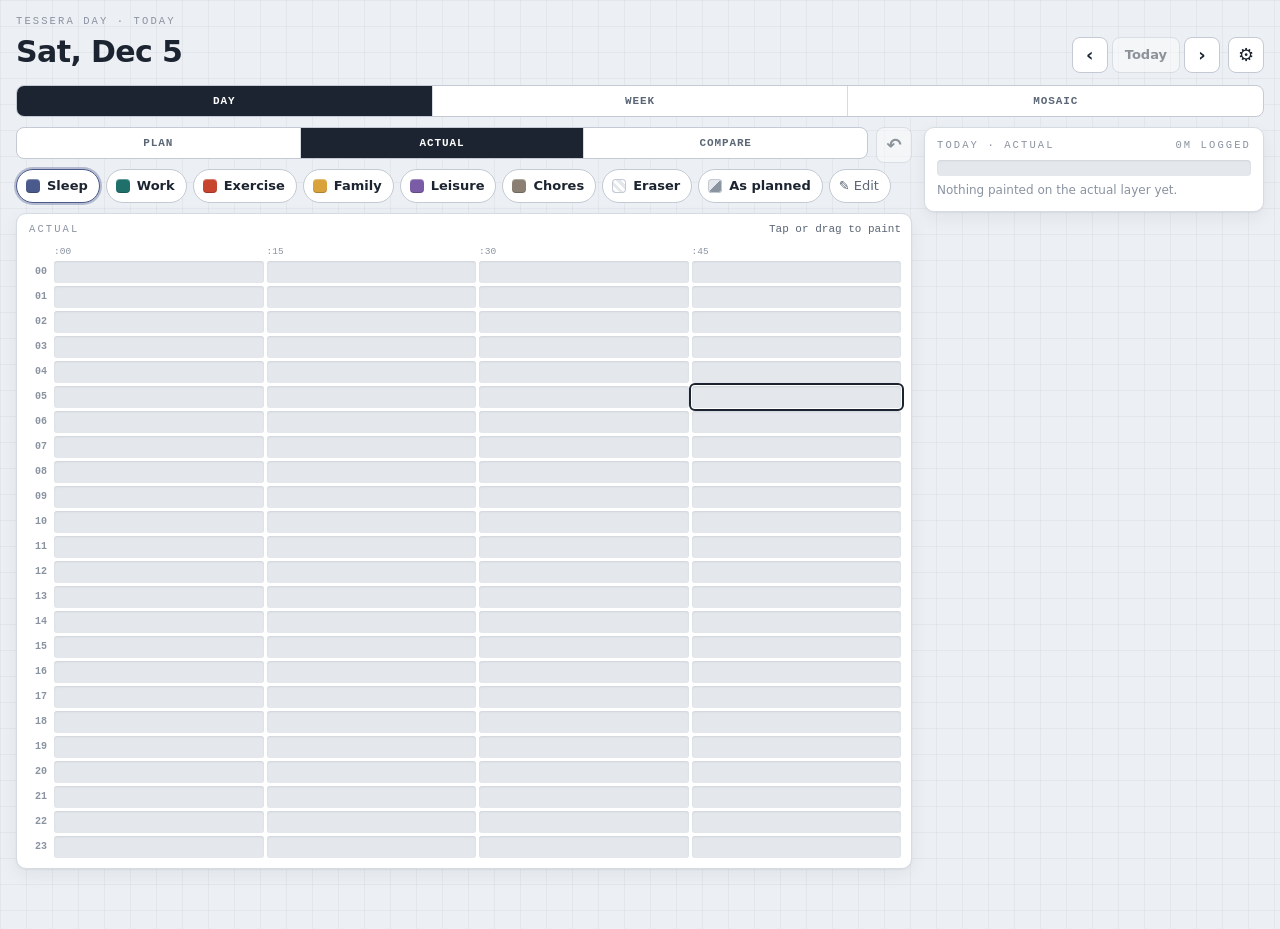
<file: tessera-day/index.html>
<!DOCTYPE html>
<html lang="en">
<head>
<meta charset="UTF-8" />
<meta name="viewport" content="width=device-width, initial-scale=1.0, viewport-fit=cover" />
<title>Tessera Day</title>
<meta name="description" content="Time tracking as a mosaic: paint your day in coloured tiles." />
<meta name="theme-color" content="#ECEFF3" />
<meta name="app-version" content="1.2.0 (f0c950865017)" />
<link rel="manifest" href="manifest.webmanifest" />
<link rel="icon" href="icons/icon.svg" type="image/svg+xml" />
<link rel="apple-touch-icon" href="icons/apple-touch-icon.png" />
<meta name="apple-mobile-web-app-capable" content="yes" />
<meta name="apple-mobile-web-app-title" content="Tessera" />
<link rel="stylesheet" href="css/app.css" />
<script>
  // Apply the saved theme before first paint, so a chosen dark theme doesn't flash light.
  try { var t = localStorage.getItem('tessera-day-theme'); if (t === 'light' || t === 'dark') document.documentElement.dataset.theme = t; } catch (e) {}
</script>
</head>
<body>
<div class="wrap">
  <header class="topbar">
    <div class="brand">
      <span class="eyebrow" id="eyebrow">Tessera Day</span>
      <h1 id="title">&nbsp;</h1>
    </div>
    <div class="actions">
      <div class="nav">
        <button type="button" class="btn icon" id="prev" aria-label="Previous" title="Previous (←)">‹</button>
        <button type="button" class="btn" id="today" title="Today (T)">Today</button>
        <button type="button" class="btn icon" id="next" aria-label="Next" title="Next (→)">›</button>
      </div>
      <button type="button" class="btn icon" id="settingsBtn" aria-label="Settings" title="Settings and data">⚙</button>
    </div>
  </header>
  <nav class="seg tabs" id="tabs" aria-label="Views">
    <a href="#/day" data-view="day">Day</a>
    <a href="#/week" data-view="week">Week</a>
    <a href="#/mosaic" data-view="mosaic">Mosaic</a>
  </nav>
  <main id="view"></main>
</div>
<dialog id="catDialog" class="modal"></dialog>
<dialog id="settingsDialog" class="modal"></dialog>
<dialog id="askDialog" class="modal"></dialog>
<div class="update-bar" id="updateBar" role="status" hidden>
  <span>A new version of Tessera Day is ready.</span>
  <button class="btn small" type="button" id="updateLater">Later</button>
  <button class="btn small primary" type="button" id="updateReload">Reload</button>
</div>
<div class="toast" id="toast" role="status" aria-live="polite" popover="manual"></div>
<script type="module" src="js/main.js"></script>
</body>
</html>
</file>
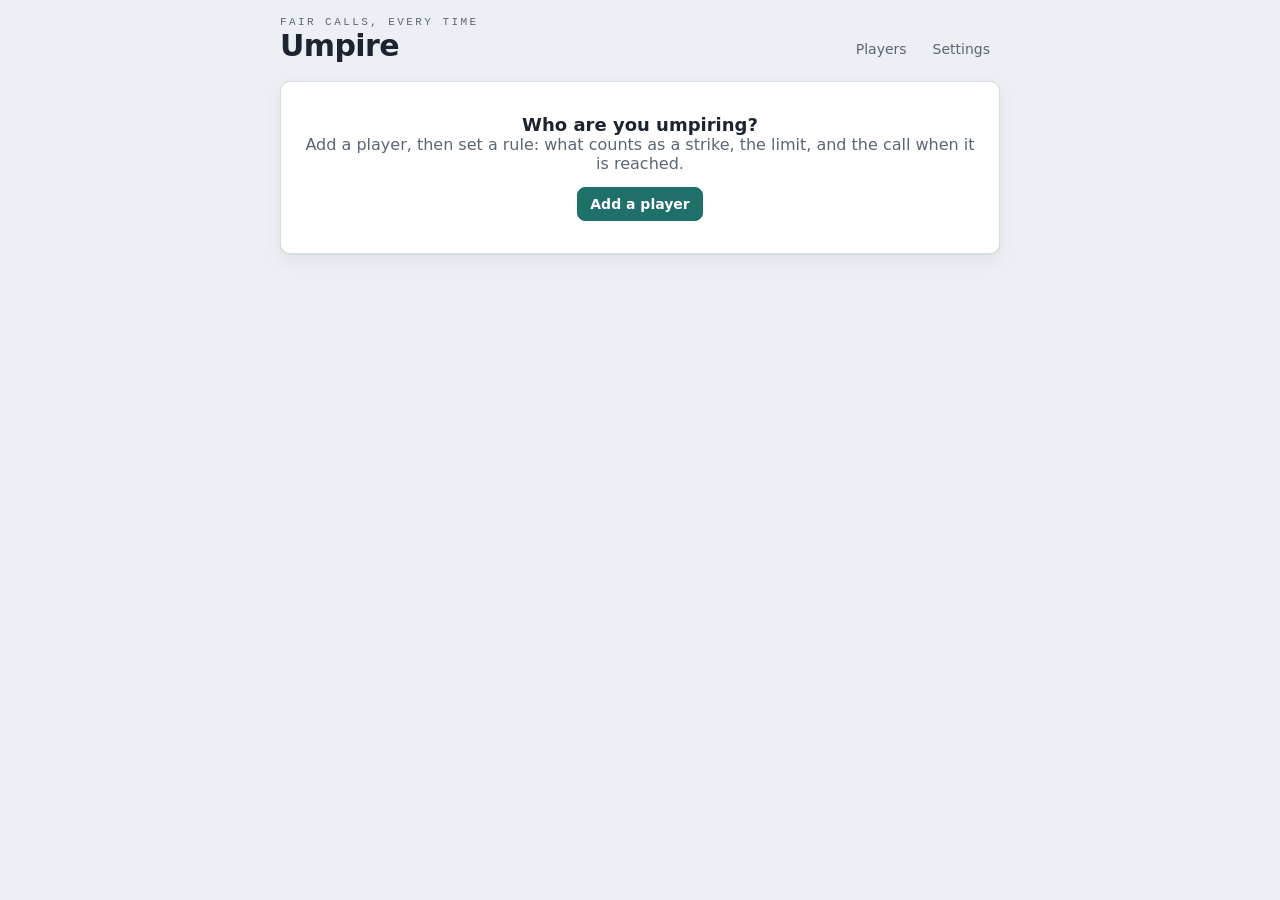
<file: umpire/index.html>
<!DOCTYPE html>
<html lang="en">
<head>
<meta charset="UTF-8" />
<meta name="viewport" content="width=device-width, initial-scale=1.0, viewport-fit=cover" />
<title>Umpire</title>
<meta name="description" content="Fair calls on repeated rule-breaking: log strikes against a limit and enforce the consequence when it is reached." />
<meta name="theme-color" content="#ECEFF3" />
<meta name="app-version" content="1.4.0 (a0c4e067be7e)" />
<link rel="manifest" href="manifest.webmanifest" />
<link rel="icon" href="icons/icon.svg" type="image/svg+xml" />
<link rel="apple-touch-icon" href="icons/apple-touch-icon.png" />
<meta name="apple-mobile-web-app-capable" content="yes" />
<meta name="apple-mobile-web-app-title" content="Umpire" />
<link rel="stylesheet" href="css/app.css" />
<script>
  // Apply the saved theme before first paint, so a chosen dark theme doesn't flash light.
  try { var t = localStorage.getItem('umpire-theme'); if (t === 'light' || t === 'dark') document.documentElement.dataset.theme = t; } catch (e) {}
</script>
</head>
<body>
<div class="wrap">
  <header class="topbar">
    <a class="brand" href="#/">
      <span class="eyebrow">Fair calls, every time</span>
      <span class="title">Umpire</span>
    </a>
    <nav class="topnav">
      <a href="#/players">Players</a>
      <a href="#/settings">Settings</a>
    </nav>
  </header>
  <main id="app"></main>
</div>
<div class="update-bar" id="updateBar" role="status" hidden>
  <span>A new version of Umpire is ready.</span>
  <button type="button" id="updateLater">Later</button>
  <button class="primary" type="button" id="updateReload">Reload</button>
</div>
<div id="toast" class="toast" role="status" aria-live="polite" hidden></div>
<dialog id="dialog"></dialog>
<script type="module" src="js/app.js"></script>
</body>
</html>
</file>
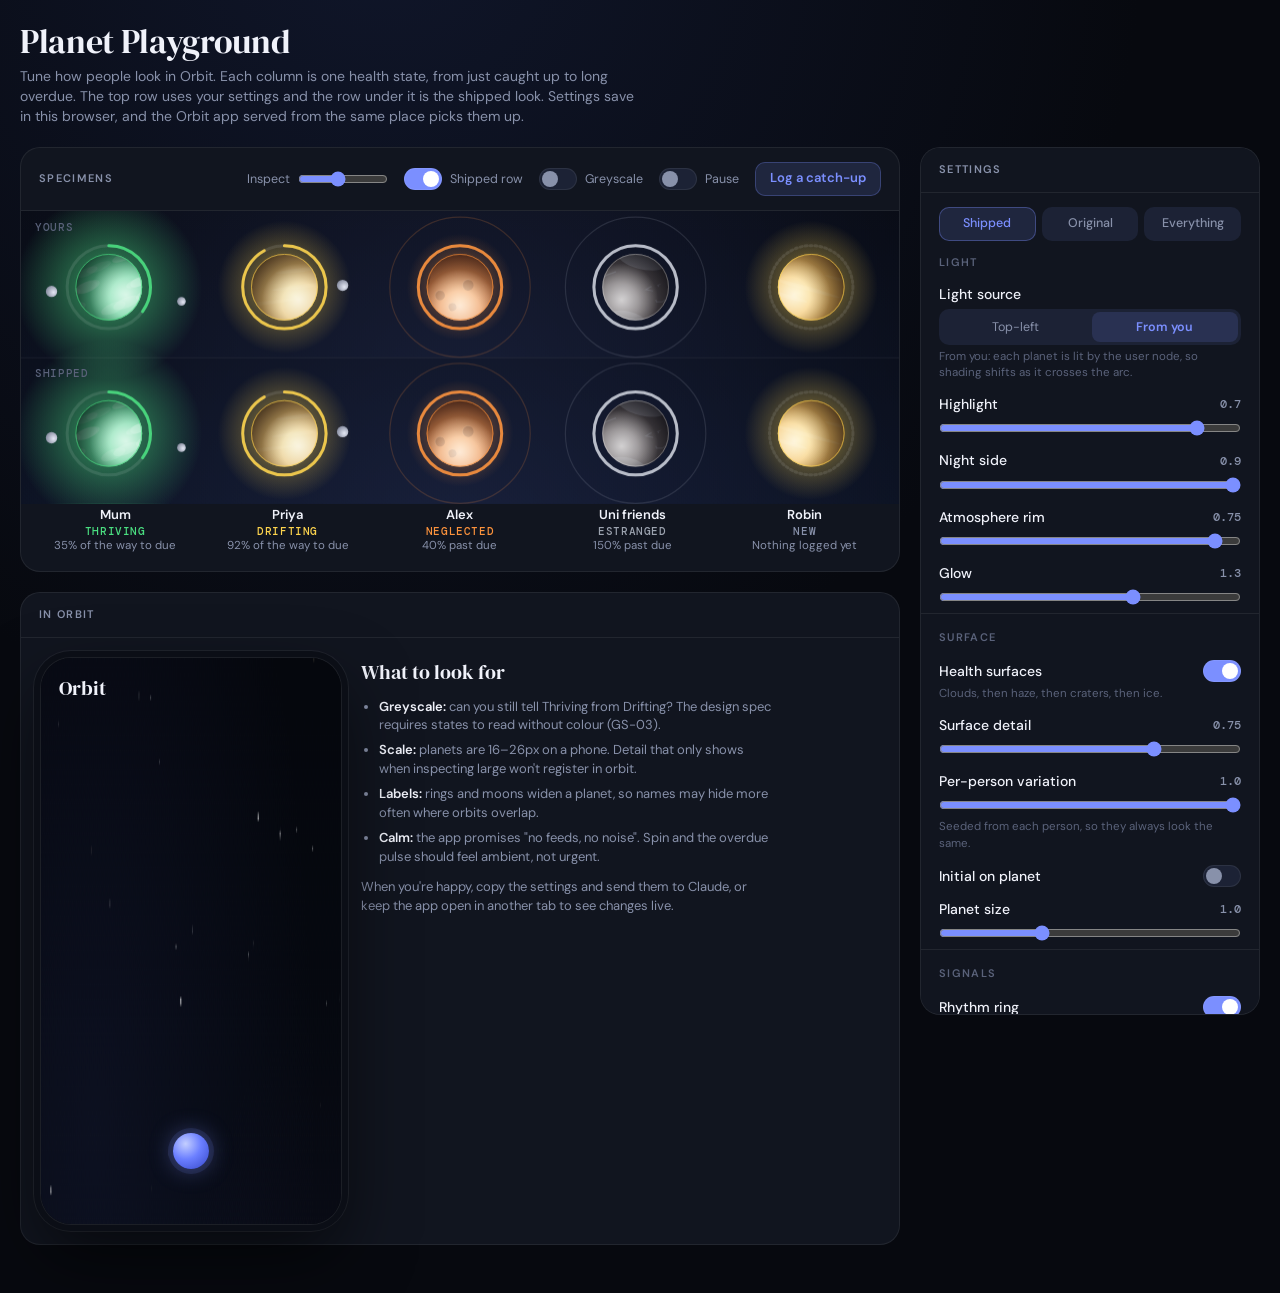
<file: orbit/playground.html>
<!doctype html>
<!-- Generated by build.mjs from src/playground.html. Edit that file, then run `npm run build`. -->
<html lang="en">
<head>
<meta charset="utf-8">
<meta name="viewport" content="width=device-width, initial-scale=1, viewport-fit=cover">
<!-- artifact:start -->
<title>Planet Playground</title>
<link rel="preconnect" href="https://fonts.googleapis.com">
<link rel="preconnect" href="https://fonts.gstatic.com" crossorigin>
<link rel="stylesheet" href="https://fonts.googleapis.com/css2?family=DM+Mono:wght@400;500&family=DM+Sans:wght@400;500;600&family=DM+Serif+Display&display=swap" crossorigin>
<style>
  /* Layout: instrument bench — specimens and a live device on the left, a
     control rack on the right. Orbit's own palette; deliberately dark-only. */
  :root {
    color-scheme: dark;
    --void: #07090F;
    --card: #11151F;
    --lift: #1C2235;
    --line: rgba(255, 255, 255, 0.07);
    --accent: #7B8FFF;
    --accent-soft: rgba(123, 143, 255, 0.14);
    --text: #F0F2FA;
    --text-2: #8891AA;
    --text-3: #5A627A;
    --thriving: #4ADE80; --drifting: #FCD34D; --neglected: #FB923C; --estranged: #9CA3AF;
    --display: 'DM Serif Display', Georgia, serif;
    --sans: 'DM Sans', system-ui, -apple-system, 'Segoe UI', sans-serif;
    --mono: 'DM Mono', ui-monospace, 'SFMono-Regular', Menlo, monospace;
  }
  * { box-sizing: border-box; }
  html, body { margin: 0; }
  body {
    background: radial-gradient(ellipse at 30% -10%, #10162A, var(--void) 60%) fixed, var(--void);
    color: var(--text); font: 400 14px/1.45 var(--sans); -webkit-font-smoothing: antialiased;
    padding: 24px 20px 48px;
  }
  button, input { font: inherit; color: inherit; }
  button { cursor: pointer; border: 0; background: none; padding: 0; }
  :focus-visible { outline: 2px solid var(--accent); outline-offset: 2px; }
  [hidden] { display: none !important; }

  .shell { max-width: 1240px; margin: 0 auto; display: grid; gap: 20px; }
  .masthead { display: flex; flex-wrap: wrap; align-items: end; justify-content: space-between; gap: 12px 24px; }
  .masthead h1 { margin: 0; font: 400 34px/1.05 var(--display); letter-spacing: -0.01em; }
  .masthead p { margin: 6px 0 0; color: var(--text-2); max-width: 62ch; text-wrap: pretty; }
  .masthead a { color: var(--accent); }

  .bench { display: grid; grid-template-columns: minmax(0, 1fr) 340px; gap: 20px; align-items: start; }
  @media (max-width: 900px) { .bench { grid-template-columns: minmax(0, 1fr); } }

  .panel { background: var(--card); border: 1px solid var(--line); border-radius: 20px; }
  .panel-head { display: flex; flex-wrap: wrap; align-items: center; justify-content: space-between; gap: 10px 16px; padding: 14px 18px; border-bottom: 1px solid var(--line); }
  .panel-title { margin: 0; font-size: 11px; font-weight: 600; letter-spacing: 0.12em; text-transform: uppercase; color: var(--text-2); }

  /* Specimens */
  .stage { display: grid; gap: 20px; min-width: 0; }
  .tools { display: flex; flex-wrap: wrap; align-items: center; gap: 8px 16px; }
  .tool { display: inline-flex; align-items: center; gap: 8px; color: var(--text-2); font-size: 12.5px; }
  .tool input[type="range"] { width: 90px; }
  .btn {
    display: inline-flex; align-items: center; gap: 6px; min-height: 34px; padding: 0 14px; border-radius: 10px;
    background: var(--accent-soft); color: var(--accent); font-weight: 600; font-size: 13px;
    border: 1px solid rgba(123, 143, 255, 0.28);
  }
  .btn:hover { background: rgba(123, 143, 255, 0.22); }
  .btn.quiet { background: transparent; color: var(--text-2); border-color: var(--line); }
  .btn.quiet:hover { color: var(--text); }
  .specimens { position: relative; }
  .specimens canvas { display: block; width: 100%; }
  .row-tag { position: absolute; left: 14px; font: 500 10.5px var(--mono); letter-spacing: 0.06em; color: var(--text-3); text-transform: uppercase; }
  .captions { display: grid; grid-template-columns: repeat(5, minmax(0, 1fr)); gap: 8px; padding: 2px 12px 16px; text-align: center; }
  .caption b { display: block; font-weight: 600; font-size: 13px; }
  .caption span { display: block; font-size: 11.5px; color: var(--text-2); }
  .caption .state { font: 500 10.5px var(--mono); text-transform: uppercase; letter-spacing: 0.06em; }
  .state.thriving { color: var(--thriving); } .state.drifting { color: var(--drifting); }
  .state.neglected { color: var(--neglected); } .state.estranged { color: var(--estranged); }
  .state.new { color: var(--text-2); }
  .grey canvas, .grey.device { filter: grayscale(1); }

  /* Live preview */
  .live { display: grid; grid-template-columns: auto minmax(0, 1fr); gap: 20px; align-items: start; }
  @media (max-width: 640px) { .live { grid-template-columns: minmax(0, 1fr); justify-items: center; } }
  .device {
    position: relative; width: 300px; max-width: 100%; aspect-ratio: 9 / 17; border-radius: 30px; overflow: hidden;
    background: var(--void); box-shadow: 0 0 0 1px var(--line), 0 0 0 7px #0B0E16, 0 0 0 8px rgba(255,255,255,0.06), 0 30px 70px rgba(0,0,0,0.6);
  }
  .device canvas { position: absolute; inset: 0; width: 100%; height: 100%; }
  .device .you {
    position: absolute; left: 50%; top: 87%; width: 36px; height: 36px; margin: -18px 0 0 -18px; border-radius: 50%;
    background: radial-gradient(circle at 35% 30%, #C3CEFF, #6B7FFF 45%, #3446C8);
    box-shadow: 0 0 0 5px rgba(123,143,255,0.12), 0 0 24px rgba(123,143,255,0.45);
  }
  .device .label { position: absolute; top: 16px; left: 18px; font: 400 20px var(--display); }
  .notes { display: grid; gap: 12px; color: var(--text-2); font-size: 13px; max-width: 46ch; }
  .notes h3 { margin: 0; color: var(--text); font: 400 20px var(--display); }
  .notes p { margin: 0; text-wrap: pretty; }
  .notes ul { margin: 0; padding-left: 18px; display: grid; gap: 6px; }
  .notes strong { color: var(--text); font-weight: 600; }

  /* Control rack */
  .rack { position: sticky; top: 16px; max-height: calc(100vh - 32px); overflow-y: auto; scrollbar-width: thin; scrollbar-color: var(--lift) transparent; }
  @media (max-width: 900px) { .rack { position: static; max-height: none; } }
  .presets { display: flex; gap: 6px; padding: 14px 18px 4px; flex-wrap: wrap; }
  .preset { flex: 1; min-height: 34px; padding: 0 10px; border-radius: 10px; background: var(--lift); color: var(--text-2); font-size: 12.5px; font-weight: 500; border: 1px solid transparent; }
  .preset:hover { color: var(--text); }
  .preset[aria-pressed="true"] { background: var(--accent-soft); color: var(--accent); border-color: rgba(123,143,255,0.35); }
  fieldset { border: 0; margin: 0; padding: 16px 18px 6px; min-width: 0; display: grid; gap: 12px; }
  fieldset + fieldset { border-top: 1px solid var(--line); }
  .presets + form fieldset:first-child { padding-top: 10px; }
  .group { margin: 0 0 2px; font-size: 11px; font-weight: 600; letter-spacing: 0.12em; text-transform: uppercase; color: var(--text-3); }
  .ctl { display: grid; gap: 4px; }
  .ctl-row { display: flex; align-items: center; justify-content: space-between; gap: 12px; }
  .ctl label { font-weight: 500; }
  .ctl output { font: 500 12px var(--mono); color: var(--text-2); font-variant-numeric: tabular-nums; min-width: 3.5ch; text-align: right; }
  .ctl .hint { font-size: 11.5px; color: var(--text-3); }
  .ctl.off { opacity: 0.4; }
  .ctl.changed label::after { content: ''; display: inline-block; width: 6px; height: 6px; margin-left: 7px; border-radius: 50%; background: var(--accent); vertical-align: middle; }
  input[type="range"] { width: 100%; accent-color: var(--accent); margin: 2px 0; }
  .switch { appearance: none; flex: none; width: 38px; height: 22px; margin: 0; border-radius: 11px; background: var(--lift); border: 1px solid var(--line); position: relative; cursor: pointer; transition: background 150ms; }
  .switch::after { content: ''; position: absolute; top: 2px; left: 2px; width: 16px; height: 16px; border-radius: 50%; background: var(--text-2); transition: transform 150ms; }
  .switch:checked { background: var(--accent); }
  .switch:checked::after { transform: translateX(16px); background: #fff; }
  .seg { display: flex; padding: 3px; gap: 3px; border-radius: 10px; background: var(--lift); }
  .seg button { flex: 1; min-height: 30px; border-radius: 8px; font-size: 12.5px; color: var(--text-2); }
  .seg button[aria-pressed="true"] { background: var(--accent-soft); color: var(--accent); font-weight: 600; }
  .export { padding: 14px 18px 18px; border-top: 1px solid var(--line); display: grid; gap: 10px; }
  .export pre { margin: 0; padding: 12px; border-radius: 12px; background: var(--void); border: 1px solid var(--line); font: 12px/1.5 var(--mono); color: var(--text-2); overflow-x: auto; white-space: pre; }
  .export .actions { display: flex; gap: 8px; align-items: center; flex-wrap: wrap; }
  .status { font-size: 12px; color: var(--text-2); }

  @media (prefers-reduced-motion: reduce) { * { transition: none !important; } }
</style>
<!-- artifact:end -->
</head>
<body>
<!-- artifact:body-start -->
<div class="shell">
  <header class="masthead">
    <div>
      <h1>Planet Playground</h1>
      <p>Tune how people look in Orbit. Each column is one health state, from just caught up to long overdue. The top row uses your settings and the row under it is the shipped look. Settings save in this browser, and the Orbit app served from the same place picks them up.</p>
    </div>
  </header>

  <div class="bench">
    <div class="stage">
      <section class="panel" aria-labelledby="spec-title">
        <div class="panel-head">
          <h2 class="panel-title" id="spec-title">Specimens</h2>
          <div class="tools">
            <label class="tool" for="zoom">Inspect <input id="zoom" type="range" min="1" max="2.6" step="0.1" value="1.7"></label>
            <label class="tool" for="compare"><input id="compare" class="switch" type="checkbox" checked> Shipped row</label>
            <label class="tool" for="grey"><input id="grey" class="switch" type="checkbox"> Greyscale</label>
            <label class="tool" for="pause"><input id="pause" class="switch" type="checkbox"> Pause</label>
            <button class="btn" id="flare" type="button">Log a catch-up</button>
          </div>
        </div>
        <div class="specimens" id="specimens">
          <canvas id="spec-canvas" aria-label="Planets in each health state, drawn with the current settings"></canvas>
          <span class="row-tag" id="tag-yours">Yours</span>
          <span class="row-tag" id="tag-shipped">Shipped</span>
        </div>
        <div class="captions" id="captions"></div>
      </section>

      <section class="panel" aria-labelledby="live-title">
        <div class="panel-head"><h2 class="panel-title" id="live-title">In orbit</h2></div>
        <div class="live" style="padding: 20px">
          <div class="device" id="device">
            <canvas id="live-canvas" aria-label="Orbit preview with nine example people"></canvas>
            <span class="label">Orbit</span>
            <span class="you" aria-hidden="true"></span>
          </div>
          <div class="notes">
            <h3>What to look for</h3>
            <ul>
              <li><strong>Greyscale:</strong> can you still tell Thriving from Drifting? The design spec requires states to read without colour (GS-03).</li>
              <li><strong>Scale:</strong> planets are 16–26px on a phone. Detail that only shows when inspecting large won't register in orbit.</li>
              <li><strong>Labels:</strong> rings and moons widen a planet, so names may hide more often where orbits overlap.</li>
              <li><strong>Calm:</strong> the app promises "no feeds, no noise". Spin and the overdue pulse should feel ambient, not urgent.</li>
            </ul>
            <p>When you're happy, copy the settings and send them to Claude, or keep the app open in another tab to see changes live.</p>
          </div>
        </div>
      </section>
    </div>

    <aside class="panel rack" aria-labelledby="rack-title">
      <div class="panel-head"><h2 class="panel-title" id="rack-title">Settings</h2></div>
      <div class="presets" role="group" aria-label="Presets" id="presets"></div>
      <form id="controls" autocomplete="off"></form>
      <div class="export">
        <div class="ctl-row"><span class="panel-title">Changed from shipped</span><span class="status" id="status" role="status"></span></div>
        <pre id="json"></pre>
        <div class="actions">
          <button class="btn" id="copy" type="button">Copy settings</button>
          <button class="btn quiet" id="reset" type="button">Reset to shipped</button>
        </div>
      </div>
    </aside>
  </div>
</div>
<script>
(() => {
'use strict';
const __modules = {};

// ── src/orbit/colors.js ───────────────────────────────────────────────────
__modules["src/orbit/colors.js"] = (() => {
// Health palette, ported from the original Flutter app's app_colors.dart. Plain data so the
// painter stays DOM-free; the same values live as CSS tokens in src/styles.css.
// glowSpread (halo radius in planet radii) keeps the states apart in greyscale (GS-03),
// where Drifting's brighter yellow glow would otherwise match Thriving's.

const HEALTH_COLORS = Object.freeze({
  thriving: { base: '#16A34A', highlight: '#86EFAC', glow: [74, 222, 128], glowOpacity: 0.55, glowSpread: 2.8 },
  drifting: { base: '#D97706', highlight: '#FDE68A', glow: [252, 211, 77], glowOpacity: 0.45, glowSpread: 2.0 },
  neglected: { base: '#C2410C', highlight: '#FDBA74', glow: [251, 146, 60], glowOpacity: 0.38, glowSpread: 1.6 },
  estranged: { base: '#1A1A22', highlight: '#555560', glow: [156, 163, 175], glowOpacity: 0, glowSpread: 0 },
});

const TEXT_SECONDARY_RGB = [136, 145, 170]; // #8891AA
return { HEALTH_COLORS, TEXT_SECONDARY_RGB };
})();

// ── src/orbit/planet.js ───────────────────────────────────────────────────
__modules["src/orbit/planet.js"] = (() => {
// Planet renderer, driven by one style object so every visual idea can be
// dialled in from playground.html. Pure: same inputs → same pixels.
//
// PLANET_STYLE_DEFAULTS is the shipped look, tuned in the Planet Playground.
// PLANET_STYLE_ORIGINAL is the look before the playground existed (plain
// spheres lit from the top-left); every addition is off there.
const { HEALTH_COLORS } = __modules["src/orbit/colors.js"];

const PLANET_STYLE_ORIGINAL = Object.freeze({
  size: 1,            // multiplier on planet diameter
  lighting: 'fixed',  // 'fixed' = top-left (spec) | 'user' = lit by the user node
  highlight: 0.3,     // specular strength
  shadow: 0.6,        // night-side darkness
  rim: 0.35,          // atmosphere / edge line
  glow: 1,            // halo multiplier
  surface: false,     // health surfaces: clouds → haze → craters → ice
  surfaceDetail: 0.6,
  variation: 0,       // per-person seeded layout + tint
  initial: false,     // first letter on the planet
  ring: false,        // rhythm ring: fills as the person comes due
  moons: false,       // one moon per catch-up in the last 30 days (max 3)
  dueCue: false,      // slow pulse once overdue
  spin: 0,            // surface rotation speed (estranged stays frozen)
  trail: 1,           // comet tail multiplier (0 = off)
  flare: true,        // burst when a catch-up is logged
});

const PLANET_STYLE_DEFAULTS = Object.freeze({
  ...PLANET_STYLE_ORIGINAL,
  lighting: 'user',
  highlight: 0.7,
  shadow: 0.9,
  rim: 0.75,
  glow: 1.3,
  surface: true,
  surfaceDetail: 0.75,
  variation: 1,
  ring: true,
  moons: true,
  dueCue: true,
  spin: 0.6,
  trail: 0.5,
});

const PLANET_PRESETS = Object.freeze({
  current: PLANET_STYLE_DEFAULTS,
  original: PLANET_STYLE_ORIGINAL,
  everything: Object.freeze({ ...PLANET_STYLE_DEFAULTS, initial: true, size: 1.15 }),
});

/** Merge a partial style over the defaults, dropping unknown keys and bad types. */
function normalizeStyle(partial) {
  const out = { ...PLANET_STYLE_DEFAULTS };
  if (!partial || typeof partial !== 'object') return out;
  for (const [k, v] of Object.entries(PLANET_STYLE_DEFAULTS)) {
    if (k in partial && typeof partial[k] === typeof v) out[k] = partial[k];
  }
  if (!['fixed', 'user'].includes(out.lighting)) out.lighting = 'fixed';
  return out;
}

/** Only the keys that differ from the defaults — compact for sharing. */
function styleDiff(style) {
  return Object.fromEntries(Object.entries(style)
    .filter(([k, v]) => PLANET_STYLE_DEFAULTS[k] !== v));
}

// ── Helpers ───────────────────────────────────────────────────────────────

const rgba = ([r, g, b], a) => `rgba(${r},${g},${b},${Math.max(0, Math.min(1, a))})`;
const WHITE = [255, 255, 255];
const TAU = Math.PI * 2;
const clamp01 = (v) => Math.max(0, Math.min(1, v));

function mulberry32(seed) {
  return () => {
    seed |= 0; seed = (seed + 0x6D2B79F5) | 0;
    let t = Math.imul(seed ^ (seed >>> 15), 1 | seed);
    t = (t + Math.imul(t ^ (t >>> 7), 61 | t)) ^ t;
    return ((t ^ (t >>> 14)) >>> 0) / 4294967296;
  };
}

function hashId(id) {
  let h = 2166136261;
  for (let i = 0; i < id.length; i++) h = Math.imul(h ^ id.charCodeAt(i), 16777619);
  return h >>> 0;
}

// Healthier relationships turn; estranged ones are frozen.
const SPIN_RATE = { thriving: 1, drifting: 0.7, neglected: 0.4, estranged: 0 };

// ── Planet ────────────────────────────────────────────────────────────────

/**
 * @param p  {c, px, py, r, depth, alpha} — c is ContactOrbitData plus optional
 *           ratio (elapsed/cadence or null), moons (0–3) and flareAt (seconds).
 * @param light  {x, y} of the light source, used when style.lighting === 'user'.
 */
function drawPlanet(ctx, p, style, t, light) {
  const { px, py, r, depth, alpha } = p;
  if (alpha < 0.01) return;
  const state = p.c.healthState;
  const colors = HEALTH_COLORS[state];
  const circle = (radius = r, x = px, y = py) => { ctx.beginPath(); ctx.arc(x, y, radius, 0, TAU); };

  // Direction toward the light, as a unit vector.
  let dx = -Math.SQRT1_2;
  let dy = -Math.SQRT1_2;
  if (style.lighting === 'user' && light) {
    const lx = light.x - px;
    const ly = light.y - py;
    const len = Math.hypot(lx, ly) || 1;
    dx = lx / len; dy = ly / len;
  }

  const moons = style.moons ? moonPositions(p, t) : [];

  ctx.save();
  ctx.globalAlpha = alpha;

  // Overdue pulse sits behind everything.
  if (style.dueCue && p.c.ratio != null && p.c.ratio >= 1) {
    const phase = (t % 2.4) / 2.4;
    ctx.strokeStyle = rgba(colors.glow, (1 - phase) * 0.55);
    ctx.lineWidth = 1.2;
    circle(r * (1.1 + phase * 1.5));
    ctx.stroke();
  }

  // Glow — healthy states only, fades in toward the arc peak.
  if (colors.glowOpacity > 0 && depth > 0.3 && style.glow > 0) {
    const glowR = r * colors.glowSpread;
    const g = ctx.createRadialGradient(px, py, r * 0.6, px, py, glowR);
    g.addColorStop(0, rgba(colors.glow, colors.glowOpacity * depth * 0.7 * style.glow));
    g.addColorStop(1, rgba(colors.glow, 0));
    ctx.fillStyle = g;
    circle(glowR);
    ctx.fill();
  }

  for (const m of moons) if (m.behind) drawMoon(ctx, m, dx, dy);

  // Body — highlight toward the light → base.
  const hx = px + dx * 0.42 * r;
  const hy = py + dy * 0.42 * r;
  const body = ctx.createRadialGradient(hx, hy, 0, hx, hy, r * 2);
  body.addColorStop(0, colors.highlight);
  body.addColorStop(1, colors.base);
  ctx.fillStyle = body;
  circle();
  ctx.fill();

  if (style.surface || style.variation > 0) {
    ctx.save();
    circle();
    ctx.clip();
    const rng = mulberry32(style.variation > 0 ? hashId(p.c.id) : 7);
    if (style.variation > 0) {
      // Seeded tint so two people in the same state still look different.
      const warm = rng() < 0.5;
      ctx.fillStyle = rgba(warm ? [255, 214, 170] : [150, 180, 255], 0.14 * style.variation);
      ctx.fillRect(px - r, py - r, r * 2, r * 2);
    }
    if (style.surface) {
      const tilt = (rng() - 0.5) * 0.9 * style.variation;
      const shift = t * style.spin * SPIN_RATE[state] * r * 0.5;
      ctx.translate(px, py);
      ctx.rotate(tilt);
      SURFACES[state](ctx, r, rng, shift, style.surfaceDetail);
    }
    ctx.restore();
  }

  // Night side, away from the light, gives the sphere volume.
  if (style.shadow > 0) {
    const tx = px + dx * 0.71 * r;
    const ty = py + dy * 0.71 * r;
    const night = ctx.createRadialGradient(tx, ty, r * 0.6, tx, ty, r * 2.1);
    night.addColorStop(0, 'rgba(2,3,10,0)');
    night.addColorStop(1, `rgba(2,3,10,${style.shadow})`);
    ctx.fillStyle = night;
    circle();
    ctx.fill();
  }

  // Specular highlight.
  if (depth > 0.25 && style.highlight > 0) {
    const sx = px + dx * 0.57 * r;
    const sy = py + dy * 0.57 * r;
    const spec = ctx.createRadialGradient(sx, sy, 0, sx, sy, r * 1.1);
    spec.addColorStop(0, rgba(WHITE, style.highlight * depth));
    spec.addColorStop(1, rgba(WHITE, 0));
    ctx.fillStyle = spec;
    circle();
    ctx.fill();
  }

  // Rim: thin atmosphere for living planets, faint white edge for estranged.
  if (style.rim > 0) {
    ctx.lineWidth = 0.9;
    ctx.strokeStyle = state === 'estranged'
      ? rgba(WHITE, (style.rim / 0.35) * 0.16 * depth)
      : rgba(colors.glow, style.rim * depth);
    circle(r - 0.45);
    ctx.stroke();
  }

  if (style.initial && r >= 7) {
    ctx.font = `600 ${Math.round(r * 0.9)}px "DM Sans", system-ui, sans-serif`;
    ctx.textAlign = 'center';
    ctx.textBaseline = 'middle';
    ctx.shadowColor = 'rgba(0,0,0,0.5)';
    ctx.shadowBlur = 3;
    ctx.fillStyle = rgba(WHITE, 0.88 * clamp01(depth * 1.4));
    ctx.fillText(p.c.name.trim().charAt(0).toUpperCase(), px, py + r * 0.04);
    ctx.shadowBlur = 0;
  }

  for (const m of moons) if (!m.behind) drawMoon(ctx, m, dx, dy);

  if (style.ring) drawRhythmRing(ctx, p, colors);

  if (style.flare && p.c.flareAt != null) {
    const f = (t - p.c.flareAt) / 1.6;
    if (f >= 0 && f < 1) {
      ctx.fillStyle = rgba(WHITE, (1 - f) * 0.55);
      circle();
      ctx.fill();
      ctx.strokeStyle = rgba(colors.glow.map((v) => Math.min(255, v + 40)), (1 - f) * 0.9);
      ctx.lineWidth = 2 * (1 - f) + 0.5;
      circle(r * (1 + f * 3));
      ctx.stroke();
    }
  }
  ctx.restore();
}

/** Arc around the planet: empty after a catch-up, full when due. */
function drawRhythmRing(ctx, p, colors) {
  const { px, py, r, depth } = p;
  const a = clamp01((depth - 0.35) / 0.3);
  if (a <= 0) return;
  const ringR = r + Math.max(3.5, r * 0.25);
  ctx.lineWidth = Math.max(1.5, r * 0.09);
  ctx.lineCap = 'round';
  ctx.strokeStyle = rgba(WHITE, 0.1 * a);
  if (p.c.ratio == null) ctx.setLineDash([2, 3]); // nothing logged yet
  ctx.beginPath();
  ctx.arc(px, py, ringR, 0, TAU);
  ctx.stroke();
  ctx.setLineDash([]);
  if (p.c.ratio != null && p.c.ratio > 0) {
    const frac = Math.min(p.c.ratio, 1);
    const color = p.c.healthState === 'estranged' ? [200, 205, 215] : colors.glow;
    ctx.strokeStyle = rgba(color, 0.9 * a);
    ctx.beginPath();
    ctx.arc(px, py, ringR, -Math.PI / 2, -Math.PI / 2 + frac * TAU);
    ctx.stroke();
  }
  ctx.lineCap = 'butt';
}

function moonPositions(p, t) {
  const n = Math.min(3, p.c.moons ?? 0);
  const base = (hashId(p.c.id) % 628) / 100;
  return Array.from({ length: n }, (_, k) => {
    const a = base + k * 2.1 + t * (0.7 - k * 0.12);
    const orbitR = p.r * (1.75 + k * 0.35);
    return {
      x: p.px + Math.cos(a) * orbitR,
      y: p.py + Math.sin(a) * orbitR * 0.38,
      r: Math.max(1.4, p.r * (0.17 - k * 0.02)),
      behind: Math.sin(a) < 0,
    };
  });
}

function drawMoon(ctx, m, dx, dy) {
  const hx = m.x + dx * 0.4 * m.r;
  const hy = m.y + dy * 0.4 * m.r;
  const g = ctx.createRadialGradient(hx, hy, 0, hx, hy, m.r * 2);
  g.addColorStop(0, '#E4E8F4');
  g.addColorStop(1, '#5B6278');
  ctx.fillStyle = g;
  ctx.beginPath();
  ctx.arc(m.x, m.y, m.r, 0, TAU);
  ctx.fill();
}

// ── Health surfaces (drawn in planet-local space, already clipped) ─────────

/** Repeats a feature horizontally so a scrolling surface wraps seamlessly. */
function wrapX(x, shift, r) {
  const span = r * 2.6;
  return ((((x + shift + r * 1.3) % span) + span) % span) - r * 1.3;
}

const SURFACES = {
  // Lush: soft cloud bands drifting across the face.
  thriving(ctx, r, rng, shift, detail) {
    for (let b = 0; b < 4; b++) {
      const y = (-0.62 + b * 0.4 + (rng() - 0.5) * 0.12) * r;
      const h = (0.09 + rng() * 0.08) * r;
      for (let k = 0; k < 3; k++) {
        const len = (0.45 + rng() * 0.6) * r;
        const x = wrapX((rng() * 2.6 - 1.3) * r, shift * (1 + b * 0.15), r);
        ctx.fillStyle = `rgba(255,255,255,${(0.12 + rng() * 0.12) * detail})`;
        ctx.beginPath();
        ctx.ellipse(x, y, len / 2, h, 0, 0, TAU);
        ctx.fill();
      }
    }
  },
  // Thinning: faint warm haze bands.
  drifting(ctx, r, rng, shift, detail) {
    ctx.fillStyle = `rgba(255,236,190,${0.08 * detail})`;
    ctx.fillRect(-r, -r, r * 2, r * 2);
    for (let b = 0; b < 3; b++) {
      const y = (-0.45 + b * 0.45 + (rng() - 0.5) * 0.15) * r;
      const x = wrapX((rng() * 2.6 - 1.3) * r, shift, r);
      ctx.fillStyle = `rgba(255,248,225,${(0.08 + rng() * 0.08) * detail})`;
      ctx.beginPath();
      ctx.ellipse(x, y, r * (0.7 + rng() * 0.4), r * 0.06, 0, 0, TAU);
      ctx.fill();
    }
  },
  // Weathered: dusty and cratered.
  neglected(ctx, r, rng, shift, detail) {
    for (let k = 0; k < 7; k++) {
      const cr = (0.08 + rng() * 0.14) * r;
      const x = wrapX((rng() * 2.6 - 1.3) * r, shift, r);
      const y = (rng() * 1.6 - 0.8) * r;
      ctx.fillStyle = `rgba(40,12,0,${0.28 * detail})`;
      ctx.beginPath(); ctx.arc(x, y, cr, 0, TAU); ctx.fill();
      ctx.strokeStyle = `rgba(255,214,170,${0.22 * detail})`;
      ctx.lineWidth = Math.max(0.6, cr * 0.25);
      ctx.beginPath(); ctx.arc(x, y, cr, Math.PI * 0.85, Math.PI * 1.75); ctx.stroke();
    }
    for (let k = 0; k < 24; k++) {
      ctx.fillStyle = `rgba(255,230,200,${0.12 * detail})`;
      ctx.fillRect(wrapX((rng() * 2.6 - 1.3) * r, shift, r), (rng() * 2 - 1) * r, 0.8, 0.8);
    }
  },
  // Frozen: polar caps and frost cracks. Never spins.
  estranged(ctx, r, rng, _shift, detail) {
    ctx.fillStyle = `rgba(214,224,240,${0.34 * detail})`;
    ctx.beginPath(); ctx.ellipse(0, -r * 0.92, r * 0.8, r * 0.36, 0, 0, TAU); ctx.fill();
    ctx.fillStyle = `rgba(214,224,240,${0.2 * detail})`;
    ctx.beginPath(); ctx.ellipse(0, r * 0.98, r * 0.55, r * 0.22, 0, 0, TAU); ctx.fill();
    ctx.strokeStyle = `rgba(200,212,232,${0.24 * detail})`;
    ctx.lineWidth = Math.max(0.5, r * 0.035);
    for (let k = 0; k < 4; k++) {
      let x = (rng() * 1.4 - 0.7) * r;
      let y = (rng() * 1.0 - 0.5) * r;
      ctx.beginPath(); ctx.moveTo(x, y);
      for (let s = 0; s < 3; s++) {
        x += (rng() - 0.5) * r * 0.5; y += (rng() - 0.3) * r * 0.35;
        ctx.lineTo(x, y);
      }
      ctx.stroke();
    }
  },
};
return { PLANET_STYLE_ORIGINAL, PLANET_STYLE_DEFAULTS, PLANET_PRESETS, normalizeStyle, styleDiff, rgba, drawPlanet };
})();

// ── src/orbit/painter.js ──────────────────────────────────────────────────
__modules["src/orbit/painter.js"] = (() => {
// Ported from the original Flutter app's features/orbit/orbit_painter.dart (removed; see git history), with prototype visual upgrades.
//
// Arc design (final):
//   • Planets enter from the LEFT, travel RIGHT, exit right.
//   • Arc bows UPWARD — away from the user at the base centre.
//   • Angle travels π → 0.  x = cx + r·cos(a),  y = userY − ry·sin(a)
//   • Depth = sin(a): scale, brightness, glow and labels peak at π/2.
//
// `paintOrbit` is a pure function of its inputs: no storage, no timers.
// Given the same contacts, elapsedSeconds and geometry it draws the same frame.
const { HEALTH_COLORS } = __modules["src/orbit/colors.js"];
const { drawPlanet, PLANET_STYLE_DEFAULTS, rgba } = __modules["src/orbit/planet.js"];

const USER_Y_FRACTION = 0.87;
const FADE_RADIANS = 0.22;
const LABEL_DEPTH_THRESHOLD = 0.45;
const ARC_SEGMENTS = 64;
const MIN_TOUCH_RADIUS = 24; // 48px diameter minimum touch target
const TRAIL_RADIANS = 0.32;
const TRAIL_STEPS = 10;
/**
 * Opacity kept by a planet whose contact has `dimmed: true` (outside the circle chosen in the
 * orbit header, #101). It stays where it is, faint, unlabelled and not tappable.
 */
const DIM_ALPHA = 0.18;

/**
 * Canvas geometry.
 * SPEC_GEOMETRY reproduces the design spec exactly (radii 40–130px,
 * ry = 0.20 × radius) — it squeezes the system into the bottom of the screen.
 * fillGeometry scales the same orbits to the available canvas so the arcs
 * use the whole sky. The ordering, depth and fade rules are unchanged.
 */
const SPEC_GEOMETRY = Object.freeze({ radiusScale: 1, ryFactor: 0.20, sizeScale: 1, labelSize: 10 });

function fillGeometry(width, height) {
  const radiusScale = (width * 0.44) / 130;
  const userY = height * USER_Y_FRACTION;
  const ceiling = Math.max(height * 0.24, 150); // keep clear of the header + legend
  const ryFactor = Math.min(Math.max((userY - ceiling) / (130 * radiusScale), 0.2), 2.8);
  return Object.freeze({
    radiusScale,
    ryFactor,
    sizeScale: Math.min(Math.max(radiusScale * 0.95, 1), 1.45),
    labelSize: 11,
  });
}

// ── Star field ────────────────────────────────────────────────────────────
// Fixed seed so the field is identical every frame and every load.
function mulberry32(seed) {
  return () => {
    seed |= 0; seed = (seed + 0x6D2B79F5) | 0;
    let t = Math.imul(seed ^ (seed >>> 15), 1 | seed);
    t = (t + Math.imul(t ^ (t >>> 7), 61 | t)) ^ t;
    return ((t ^ (t >>> 14)) >>> 0) / 4294967296;
  };
}

const STARS = (() => {
  const rng = mulberry32(42);
  return Array.from({ length: 110 }, () => ({
    x: rng(),
    y: rng() * 0.92,
    radius: rng() < 0.62 ? 0.45 : rng() < 0.8 ? 0.85 : 1.4,
    baseOpacity: 0.12 + rng() * 0.65,
    twinklePhase: rng() * Math.PI * 2,
    twinkleSpeed: 0.3 + rng() * 1.1,
    tint: rng() < 0.2 ? [190, 205, 255] : rng() < 0.1 ? [255, 228, 196] : [255, 255, 255],
  }));
})();

// ── Geometry ──────────────────────────────────────────────────────────────

/** Current angle in [0, π). Decreases over time and wraps — back half skipped. */
function angleFor(c, elapsedSeconds) {
  const mod = (c.phase - elapsedSeconds * c.orbitSpeed) % Math.PI;
  return mod < 0 ? mod + Math.PI : mod;
}

/** 0 at entry (π) and exit (0), 1 in the middle. */
function edgeAlpha(angle) {
  return Math.min((Math.PI - angle) / FADE_RADIANS, 1) *
    Math.min(angle / FADE_RADIANS, 1);
}

const pointOnArc = (cx, userY, radius, ry, angle) =>
  [cx + radius * Math.cos(angle), userY - ry * Math.sin(angle)];

/** Positions for every contact, sorted back → front by depth. */
function positionPlanets(contacts, elapsedSeconds, width, height, geom = SPEC_GEOMETRY, sizeMul = 1) {
  const cx = width / 2;
  const userY = height * USER_Y_FRACTION;
  return contacts
    .map((c) => {
      const angle = angleFor(c, elapsedSeconds);
      const depth = Math.sin(angle);
      const scale = 0.72 + depth * 0.28;
      const radius = c.radius * geom.radiusScale;
      const ry = radius * geom.ryFactor;
      const [px, py] = pointOnArc(cx, userY, radius, ry, angle);
      return { c, angle, depth, radius, ry, r: (c.planetSize / 2) * scale * geom.sizeScale * sizeMul, px, py };
    })
    .sort((a, b) => a.depth - b.depth);
}

/** A positioned planet's opacity: depth and edge fade, times DIM_ALPHA when its contact is dimmed. */
const planetAlpha = (p) => Math.min(1, Math.max(0, (0.25 + p.depth * 0.75) * edgeAlpha(p.angle))) *
  (p.c.dimmed ? DIM_ALPHA : 1);

/** Id of the frontmost planet under (x, y), or null. Dimmed planets can't be tapped. */
function hitTest(contacts, elapsedSeconds, width, height, x, y, geom = SPEC_GEOMETRY, sizeMul = 1) {
  const front = positionPlanets(contacts, elapsedSeconds, width, height, geom, sizeMul).reverse();
  for (const p of front) {
    if (p.c.dimmed || planetAlpha(p) < 0.01) continue; // dimmed or invisible
    const touchR = Math.max(p.r, MIN_TOUCH_RADIUS);
    if (Math.hypot(x - p.px, y - p.py) <= touchR) return p.c.id;
  }
  return null;
}

// ── Paint ─────────────────────────────────────────────────────────────────

const WHITE = [255, 255, 255];
const ACCENT = [123, 143, 255];
const LABEL = [214, 219, 236];

function paintOrbit(ctx, width, height, contacts, elapsedSeconds, geom = SPEC_GEOMETRY,
  style = PLANET_STYLE_DEFAULTS) {
  const cx = width / 2;
  const userY = height * USER_Y_FRACTION;
  const planets = positionPlanets(contacts, elapsedSeconds, width, height, geom, style.size);

  drawBackground(ctx, width, height, cx, userY);
  drawStars(ctx, width, height, elapsedSeconds);
  drawOrbitArcs(ctx, planets, cx, userY);
  if (style.trail > 0) for (const p of planets) drawTrail(ctx, p, cx, userY, style.trail);
  const light = { x: cx, y: userY };
  for (const p of planets) {
    drawPlanet(ctx, { ...p, alpha: planetAlpha(p) }, style, elapsedSeconds, light);
  }
  drawLabels(ctx, planets, geom.labelSize);
  drawBottomFade(ctx, width, height);
}

function drawBackground(ctx, w, h, cx, userY) {
  const g = ctx.createLinearGradient(0, 0, 0, h);
  g.addColorStop(0, '#05070D');
  g.addColorStop(0.6, '#080D17');
  g.addColorStop(1, '#0B1120');
  ctx.fillStyle = g;
  ctx.fillRect(0, 0, w, h);

  // Faint nebulae give the empty sky some depth without competing with planets.
  blob(ctx, w * 0.18, h * 0.22, w * 0.75, [92, 108, 230], 0.075);
  blob(ctx, w * 0.92, h * 0.48, w * 0.6, [150, 92, 220], 0.05);
  blob(ctx, w * 0.35, h * 0.62, w * 0.5, [40, 140, 170], 0.035);
  // Horizon glow — the user is the light source of their own system.
  blob(ctx, cx, userY + 20, w * 0.85, ACCENT, 0.13);
}

function blob(ctx, x, y, r, color, a) {
  const g = ctx.createRadialGradient(x, y, 0, x, y, r);
  g.addColorStop(0, rgba(color, a));
  g.addColorStop(1, rgba(color, 0));
  ctx.fillStyle = g;
  ctx.fillRect(x - r, y - r, r * 2, r * 2);
}

function drawStars(ctx, w, h, t) {
  for (const s of STARS) {
    const twinkle = 1 + 0.15 * Math.sin(t * s.twinkleSpeed + s.twinklePhase);
    const a = s.baseOpacity * twinkle;
    const x = s.x * w;
    const y = s.y * h;
    if (s.radius > 1) blob(ctx, x, y, 5, s.tint, a * 0.18);
    ctx.fillStyle = rgba(s.tint, a);
    ctx.beginPath();
    ctx.arc(x, y, s.radius, 0, Math.PI * 2);
    ctx.fill();
  }
}

function drawOrbitArcs(ctx, planets, cx, userY) {
  // Outermost first so inner arcs sit in front. One arc per distinct radius.
  const arcs = new Map();
  for (const p of planets) arcs.set(p.radius, p.ry);
  const sorted = [...arcs].sort((a, b) => b[0] - a[0]);
  ctx.lineWidth = 1;
  for (const [radius, ry] of sorted) {
    for (let s = 0; s < ARC_SEGMENTS; s++) {
      const a0 = (s / ARC_SEGMENTS) * Math.PI;
      const a1 = ((s + 1) / ARC_SEGMENTS) * Math.PI;
      const arcDepth = Math.sin((a0 + a1) / 2);
      ctx.strokeStyle = rgba(WHITE, 0.035 + arcDepth * 0.1);
      ctx.beginPath();
      ctx.moveTo(...pointOnArc(cx, userY, radius, ry, a0));
      ctx.lineTo(...pointOnArc(cx, userY, radius, ry, a1));
      ctx.stroke();
    }
  }
}

/** Short comet tail along the arc behind the planet (where it came from). */
function drawTrail(ctx, p, cx, userY, amount) {
  const alpha = planetAlpha(p);
  if (alpha < 0.05) return;
  const color = HEALTH_COLORS[p.c.healthState].glow;
  const strength = (p.c.healthState === 'estranged' ? 0.06 : 0.16) * amount;
  ctx.lineCap = 'round';
  for (let k = 0; k < TRAIL_STEPS; k++) {
    const f = k / TRAIL_STEPS;
    const a0 = p.angle + f * TRAIL_RADIANS;
    const a1 = p.angle + (f + 1 / TRAIL_STEPS) * TRAIL_RADIANS;
    if (a1 >= Math.PI) break;
    ctx.strokeStyle = rgba(color, strength * (1 - f) * alpha * edgeAlpha(a1));
    ctx.lineWidth = Math.max(0.5, p.r * 1.1 * (1 - f));
    ctx.beginPath();
    ctx.moveTo(...pointOnArc(cx, userY, p.radius, p.ry, a0));
    ctx.lineTo(...pointOnArc(cx, userY, p.radius, p.ry, a1));
    ctx.stroke();
  }
  ctx.lineCap = 'butt';
}

/**
 * Labels are drawn after every planet so none is painted over, frontmost
 * first, skipping any that would collide with one already placed.
 */
function drawLabels(ctx, planets, size) {
  ctx.save();
  ctx.font = `500 ${size}px "DM Sans", system-ui, sans-serif`;
  ctx.textAlign = 'center';
  ctx.textBaseline = 'middle';
  ctx.shadowColor = 'rgba(3,4,8,0.9)';
  ctx.shadowBlur = 6;
  const placed = [];
  for (const p of [...planets].reverse()) {
    const eA = edgeAlpha(p.angle);
    if (p.c.dimmed || p.depth <= LABEL_DEPTH_THRESHOLD || eA <= 0.5) continue;
    const labelAlpha = Math.min(1, (p.depth - LABEL_DEPTH_THRESHOLD) / 0.35) *
      Math.min(1, (eA - 0.5) / 0.3) * planetAlpha(p);
    if (labelAlpha <= 0.02) continue;
    const y = p.py - p.r - size * 0.9;
    const w = ctx.measureText(p.c.name).width;
    const box = { x0: p.px - w / 2 - 3, x1: p.px + w / 2 + 3, y0: y - size * 0.7, y1: y + size * 0.7 };
    if (placed.some((b) => box.x0 < b.x1 && box.x1 > b.x0 && box.y0 < b.y1 && box.y1 > b.y0)) continue;
    placed.push(box);
    ctx.fillStyle = rgba(LABEL, labelAlpha);
    ctx.fillText(p.c.name, p.px, y);
  }
  ctx.restore();
}

function drawBottomFade(ctx, w, h) {
  const g = ctx.createLinearGradient(0, h - 150, 0, h);
  g.addColorStop(0, 'rgba(6,8,14,0)');
  g.addColorStop(1, 'rgba(6,8,14,0.97)');
  ctx.fillStyle = g;
  ctx.fillRect(0, h - 150, w, 150);
}
return { USER_Y_FRACTION, DIM_ALPHA, SPEC_GEOMETRY, fillGeometry, angleFor, edgeAlpha, positionPlanets, planetAlpha, hitTest, paintOrbit };
})();

// ── src/domain/layout.js ──────────────────────────────────────────────────
__modules["src/domain/layout.js"] = (() => {
// Ported from the original Flutter app's domain/services/orbit_layout_service.dart (removed; see git history) and the
// ContactOrbitData factory. Pure — no DOM.

const MIN_RADIUS = 40;
const MAX_RADIUS = 130;
const MAX_CADENCE_DAYS = 365;

const clamp = (v, lo, hi) => Math.min(Math.max(v, lo), hi);

/** Log-compressed orbital radius in [MIN_RADIUS, MAX_RADIUS]. */
function radiusForCadence(cadenceDays) {
  const clamped = clamp(cadenceDays, 1, MAX_CADENCE_DAYS);
  const t = Math.log(clamped) / Math.log(MAX_CADENCE_DAYS);
  return MIN_RADIUS + (MAX_RADIUS - MIN_RADIUS) * t;
}

/** Radians/sec across the front arc. Inner orbits move faster. */
function speedForCadence(cadenceDays) {
  return 0.80 / clamp(cadenceDays, 1, 365);
}

/** Planet diameter in CSS pixels: 26 (innermost) → 16 (outermost). */
function sizeForRadius(radius) {
  const t = 1 - (radius - MIN_RADIUS) / (MAX_RADIUS - MIN_RADIUS);
  return 16 + t * 10;
}

/** Stable starting angle in [0, π) from the id's UTF-16 code unit sum. */
function stablePhase(id) {
  let hash = 0;
  for (let i = 0; i < id.length; i++) hash += id.charCodeAt(i);
  return ((hash % 100) / 100) * Math.PI;
}

/** Flat, paint-ready record — the painter knows nothing else about contacts. */
function toOrbitData({ id, name, cadenceDays, healthState }) {
  const radius = radiusForCadence(cadenceDays);
  return {
    id,
    name,
    radius,
    orbitSpeed: speedForCadence(cadenceDays),
    phase: stablePhase(id),
    planetSize: sizeForRadius(radius),
    healthState,
  };
}

/** Floor for the phase gap between planets on one orbit, in radians (TD-001's proposed nudge). */
const MIN_PHASE_GAP = 0.05;

/** Phase gap that keeps two planets on this orbit a planet's width apart along the arc. */
const phaseGapFor = ({ planetSize, radius }) => Math.max(MIN_PHASE_GAP, planetSize / radius);

/**
 * TD-001: ids can hash to the same or adjacent phases (stablePhase has 100 steps of π/100), and
 * planets on one radius share a speed, so they would overlap forever. Nudges phases on each radius
 * apart to at least phaseGapFor (0.05 rad alone moves a planet only a few pixels). Phases live on
 * a circle of length π (angleFor wraps there).
 *
 * Planets are placed oldest first (createdAt, then id), and each keeps its own phase unless that
 * collides with one already placed, in which case it moves forward to the next free spot. So adding
 * a contact moves only the newcomer, never a planet already on screen (removing one can let a
 * planet it had displaced return to its own phase, and one whose cadence changes can push newer
 * planets on its new orbit). Deterministic: depends only on the contacts,
 * not their order. Returns new records.
 */
function separatePhases(orbitData) {
  const out = orbitData.map((c) => ({ ...c }));
  const byRadius = new Map();
  for (const c of out) {
    if (!byRadius.has(c.radius)) byRadius.set(c.radius, []);
    byRadius.get(c.radius).push(c);
  }
  for (const group of byRadius.values()) {
    if (group.length < 2) continue;
    group.sort((a, b) => (a.createdAt ?? Infinity) - (b.createdAt ?? Infinity) ||
      (a.id < b.id ? -1 : a.id > b.id ? 1 : 0));
    const gap = phaseGapFor(group[0]);
    const placed = [];
    for (const c of group) {
      const p = freeSpot(c.phase, placed, gap);
      if (p !== c.phase) c.phase = p; // untouched ones keep their exact phase
      placed.push(c.phase);
    }
  }
  return out;
}

/**
 * `phase` if it is `gap` clear of every placed phase, else the next clear spot ahead of it. On an
 * orbit too crowded for that, the middle of the widest space left, so it still never lands on top.
 */
function freeSpot(phase, placed, gap) {
  let p = phase;
  // Each step jumps just past one blocker, so a clear spot is found within this many steps if any.
  for (let step = 0; step <= placed.length; step++) {
    const blocker = placed.find((q) => arc(p, q) < gap - 1e-9);
    if (blocker === undefined) return p;
    p = (blocker + gap) % Math.PI;
  }
  const sorted = [...placed].sort((x, y) => x - y);
  let best = 0;
  let widest = -1;
  sorted.forEach((q, i) => {
    const space = i + 1 < sorted.length ? sorted[i + 1] - q : sorted[0] + Math.PI - q;
    if (space > widest) { widest = space; best = (q + space / 2) % Math.PI; }
  });
  return best;
}

/** Distance between two phases on the circle of length π. */
function arc(a, b) {
  const d = Math.abs(a - b) % Math.PI;
  return Math.min(d, Math.PI - d);
}
return { MIN_RADIUS, MAX_RADIUS, radiusForCadence, speedForCadence, sizeForRadius, stablePhase, toOrbitData, MIN_PHASE_GAP, phaseGapFor, separatePhases };
})();

// ── src/playground/playground.js ──────────────────────────────────────────
__modules["src/playground/playground.js"] = (() => {
// Planet Playground: edits the planet style object live and saves it where
// the app reads it (localStorage 'orbit.planetStyle').
const { PLANET_STYLE_DEFAULTS, PLANET_PRESETS, normalizeStyle, styleDiff, drawPlanet } = __modules["src/orbit/planet.js"];
const { paintOrbit, fillGeometry } = __modules["src/orbit/painter.js"];
const { toOrbitData } = __modules["src/domain/layout.js"];

const STORAGE_KEY = 'orbit.planetStyle';
const $ = (id) => document.getElementById(id);

// ── Controls ──────────────────────────────────────────────────────────────
const SECTIONS = [
  ['Light', [
    { key: 'lighting', type: 'seg', label: 'Light source', options: [['fixed', 'Top-left'], ['user', 'From you']],
      hint: 'From you: each planet is lit by the user node, so shading shifts as it crosses the arc.' },
    { key: 'highlight', label: 'Highlight', min: 0, max: 0.8, step: 0.05 },
    { key: 'shadow', label: 'Night side', min: 0, max: 0.9, step: 0.05 },
    { key: 'rim', label: 'Atmosphere rim', min: 0, max: 0.8, step: 0.05 },
    { key: 'glow', label: 'Glow', min: 0, max: 2, step: 0.1 },
  ]],
  ['Surface', [
    { key: 'surface', type: 'toggle', label: 'Health surfaces', hint: 'Clouds, then haze, then craters, then ice.' },
    { key: 'surfaceDetail', label: 'Surface detail', min: 0.1, max: 1, step: 0.05, needs: 'surface' },
    { key: 'variation', label: 'Per-person variation', min: 0, max: 1, step: 0.05,
      hint: 'Seeded from each person, so they always look the same.' },
    { key: 'initial', type: 'toggle', label: 'Initial on planet' },
    { key: 'size', label: 'Planet size', min: 0.6, max: 1.8, step: 0.05 },
  ]],
  ['Signals', [
    { key: 'ring', type: 'toggle', label: 'Rhythm ring', hint: 'Fills as they come due. Dashed when nothing is logged.' },
    { key: 'moons', type: 'toggle', label: 'Moons', hint: 'One per catch-up in the last 30 days, up to 3.' },
    { key: 'dueCue', type: 'toggle', label: 'Overdue pulse' },
  ]],
  ['Motion', [
    { key: 'spin', label: 'Surface spin', min: 0, max: 1, step: 0.05, needs: 'surface',
      hint: 'Thriving turns fastest. Estranged stays frozen.' },
    { key: 'trail', label: 'Trail', min: 0, max: 2, step: 0.1 },
    { key: 'flare', type: 'toggle', label: 'Flare on catch-up' },
  ]],
];
const PRESET_LABELS = { current: 'Shipped', original: 'Original', everything: 'Everything' };

let style = loadStyle();

function loadStyle() {
  try { return normalizeStyle(JSON.parse(localStorage.getItem(STORAGE_KEY))); } catch { return normalizeStyle(null); }
}
function saveStyle() {
  try { localStorage.setItem(STORAGE_KEY, JSON.stringify(styleDiff(style))); } catch { /* storage blocked */ }
}

const fmt = (v) => (Number.isInteger(v) ? v.toFixed(1) : v.toFixed(2).replace(/0$/, ''));
const els = {};

function buildControls() {
  const form = $('controls');
  form.addEventListener('submit', (e) => e.preventDefault());
  for (const [title, items] of SECTIONS) {
    const fs = document.createElement('fieldset');
    const headId = `sec-${title.toLowerCase()}`;
    fs.setAttribute('aria-labelledby', headId);
    fs.innerHTML = `<h3 class="group" id="${headId}">${title}</h3>`;
    for (const c of items) {
      const wrap = document.createElement('div');
      wrap.className = 'ctl';
      const id = `ctl-${c.key}`;
      if (c.type === 'toggle') {
        wrap.innerHTML = `<div class="ctl-row"><label for="${id}">${c.label}</label><input id="${id}" class="switch" type="checkbox"></div>`;
        wrap.querySelector('input').addEventListener('change', (e) => set(c.key, e.target.checked));
      } else if (c.type === 'seg') {
        wrap.innerHTML = `<div class="ctl-row"><label id="${id}-l">${c.label}</label></div><div class="seg" role="group" aria-labelledby="${id}-l">${
          c.options.map(([v, l]) => `<button type="button" data-v="${v}">${l}</button>`).join('')}</div>`;
        wrap.querySelectorAll('button').forEach((b) => b.addEventListener('click', () => set(c.key, b.dataset.v)));
      } else {
        wrap.innerHTML = `<div class="ctl-row"><label for="${id}">${c.label}</label><output for="${id}"></output></div>
          <input id="${id}" type="range" min="${c.min}" max="${c.max}" step="${c.step}">`;
        wrap.querySelector('input').addEventListener('input', (e) => set(c.key, Number(e.target.value)));
      }
      if (c.hint) wrap.insertAdjacentHTML('beforeend', `<span class="hint">${c.hint}</span>`);
      els[c.key] = { wrap, c };
      fs.append(wrap);
    }
    form.append(fs);
  }

  const presets = $('presets');
  for (const [name, preset] of Object.entries(PLANET_PRESETS)) {
    const b = document.createElement('button');
    b.type = 'button'; b.className = 'preset'; b.textContent = PRESET_LABELS[name]; b.dataset.preset = name;
    b.addEventListener('click', () => { style = { ...preset }; commit(); });
    presets.append(b);
  }
}

function set(key, value) { style = { ...style, [key]: value }; commit(); }

function commit() {
  saveStyle();
  syncControls();
}

function syncControls() {
  for (const [key, { wrap, c }] of Object.entries(els)) {
    const v = style[key];
    if (c.type === 'toggle') wrap.querySelector('input').checked = v;
    else if (c.type === 'seg') wrap.querySelectorAll('button').forEach((b) => b.setAttribute('aria-pressed', String(b.dataset.v === v)));
    else { wrap.querySelector('input').value = v; wrap.querySelector('output').textContent = fmt(v); }
    const off = c.needs && !style[c.needs];
    wrap.classList.toggle('off', !!off);
    wrap.querySelectorAll('input, button').forEach((i) => { i.disabled = !!off; });
    wrap.classList.toggle('changed', v !== PLANET_STYLE_DEFAULTS[key]);
  }
  const same = (a, b) => Object.keys(PLANET_STYLE_DEFAULTS).every((k) => a[k] === b[k]);
  document.querySelectorAll('.preset').forEach((b) =>
    b.setAttribute('aria-pressed', String(same(style, PLANET_PRESETS[b.dataset.preset]))));
  const diff = styleDiff(style);
  $('json').textContent = Object.keys(diff).length ? JSON.stringify(diff, null, 2) : '{}  // identical to shipped';
}

// ── Clock (pausable) ──────────────────────────────────────────────────────
const clock = {
  paused: matchMedia('(prefers-reduced-motion: reduce)').matches,
  t: 0, last: performance.now(),
  tick(now) { if (!this.paused) this.t += (now - this.last) / 1000; this.last = now; },
};

// ── Specimens ─────────────────────────────────────────────────────────────
const SPECIMENS = [
  { id: 'mum', name: 'Mum', healthState: 'thriving', ratio: 0.35, moons: 3, tag: 'Thriving' },
  { id: 'priya', name: 'Priya', healthState: 'drifting', ratio: 0.92, moons: 1, tag: 'Drifting' },
  { id: 'alex', name: 'Alex', healthState: 'neglected', ratio: 1.4, moons: 0, tag: 'Neglected' },
  { id: 'uni-friends', name: 'Uni friends', healthState: 'estranged', ratio: 2.5, moons: 0, tag: 'Estranged' },
  { id: 'robin', name: 'Robin', healthState: 'drifting', ratio: null, moons: 0, tag: 'New' },
].map((s) => ({ ...toOrbitData({ id: s.id, name: s.name, cadenceDays: 14, healthState: s.healthState }), ...s }));

function describe(ratio) {
  if (ratio == null) return 'Nothing logged yet';
  if (ratio < 1) return `${Math.round(ratio * 100)}% of the way to due`;
  return `${Math.round((ratio - 1) * 100)}% past due`;
}

$('captions').innerHTML = SPECIMENS.map((s) => `<div class="caption"><b>${s.name}</b>
  <span class="state ${s.tag === 'New' ? 'new' : s.healthState}">${s.tag}</span><span>${describe(s.ratio)}</span></div>`).join('');

const specCanvas = $('spec-canvas');
const specCtx = specCanvas.getContext('2d');

function drawSpecimens() {
  const dpr = window.devicePixelRatio || 1;
  const w = specCanvas.clientWidth;
  const zoom = Number($('zoom').value);
  const compare = $('compare').checked;
  const col = w / SPECIMENS.length;
  // Leave room for the widest glow (2.8r, Thriving) so neighbours and rows don't clip it.
  const radiusFor = (s) => Math.min(col * 0.19, 13 * 1.6 * zoom * s.size);
  const rowH = Math.max(140, Math.min(col * 0.19, 13 * 1.6 * zoom * 1.8) * 4.4);
  const rows = compare ? [style, PLANET_STYLE_DEFAULTS] : [style];
  const h = rowH * rows.length;
  if (specCanvas.height !== Math.round(h * dpr) || specCanvas.width !== Math.round(w * dpr)) {
    specCanvas.style.height = `${h}px`;
    specCanvas.width = Math.round(w * dpr);
    specCanvas.height = Math.round(h * dpr);
  }
  const ctx = specCtx;
  ctx.setTransform(dpr, 0, 0, dpr, 0, 0);
  const bg = ctx.createLinearGradient(0, 0, 0, h);
  bg.addColorStop(0, '#080B14'); bg.addColorStop(1, '#0B1120');
  ctx.fillStyle = bg;
  ctx.fillRect(0, 0, w, h);

  rows.forEach((rowStyle, row) => {
    const top = row * rowH;
    // Horizon glow where "you" would be, below the row.
    const glow = ctx.createRadialGradient(w / 2, top + rowH + 40, 0, w / 2, top + rowH + 40, w * 0.6);
    glow.addColorStop(0, 'rgba(123,143,255,0.12)'); glow.addColorStop(1, 'rgba(123,143,255,0)');
    ctx.fillStyle = glow;
    ctx.fillRect(0, top, w, rowH);
    if (row > 0) { ctx.fillStyle = 'rgba(255,255,255,0.06)'; ctx.fillRect(0, top, w, 1); }

    const light = { x: w / 2, y: top + rowH + 90 };
    SPECIMENS.forEach((c, i) => {
      const r = radiusFor(rowStyle);
      drawPlanet(ctx, { c, px: col * (i + 0.5), py: top + rowH * 0.52, r, depth: 1, alpha: 1 },
        rowStyle, clock.t, light);
    });
  });
  $('tag-yours').style.top = '10px';
  $('tag-shipped').style.top = `${rowH + 10}px`;
  $('tag-shipped').hidden = !compare;
}

// ── Live orbit ────────────────────────────────────────────────────────────
const LIVE = [
  ['Mum', 7, 'thriving', 0.3, 3], ['Sam', 3, 'thriving', 0.5, 3], ['Priya', 14, 'drifting', 0.93, 2],
  ['Alex', 30, 'neglected', 1.5, 1], ['Jordan', 7, 'estranged', 2.8, 0], ['Grandad', 14, 'thriving', 0.65, 2],
  ['Theo', 90, 'thriving', 0.45, 1], ['Uni friends', 60, 'estranged', 2.5, 0], ['Robin', 21, 'drifting', null, 0],
].map(([name, cadenceDays, healthState, ratio, moons], i) =>
  ({ ...toOrbitData({ id: `live-${i}-${name}`, name, cadenceDays, healthState }), ratio, moons }));

const liveCanvas = $('live-canvas');
const liveCtx = liveCanvas.getContext('2d');
function drawLive() {
  const dpr = window.devicePixelRatio || 1;
  const w = liveCanvas.clientWidth;
  const h = liveCanvas.clientHeight;
  if (liveCanvas.width !== Math.round(w * dpr)) { liveCanvas.width = Math.round(w * dpr); liveCanvas.height = Math.round(h * dpr); }
  liveCtx.setTransform(dpr, 0, 0, dpr, 0, 0);
  paintOrbit(liveCtx, w, h, LIVE, clock.t, fillGeometry(w, h), style);
}

// ── Wiring ────────────────────────────────────────────────────────────────
$('pause').checked = clock.paused;
$('pause').addEventListener('change', (e) => { clock.paused = e.target.checked; });
$('grey').addEventListener('change', (e) => {
  $('specimens').classList.toggle('grey', e.target.checked);
  $('device').classList.toggle('grey', e.target.checked);
});
$('flare').addEventListener('click', () => {
  SPECIMENS.forEach((s) => { s.flareAt = clock.t; });
  const pick = LIVE[Math.floor(Math.random() * LIVE.length)];
  pick.flareAt = clock.t;
  if (!style.flare) status('Turn on "Flare on catch-up" to see it.');
});
$('reset').addEventListener('click', () => { style = normalizeStyle(null); commit(); status('Reset to shipped.'); });
$('copy').addEventListener('click', async () => {
  const text = JSON.stringify(styleDiff(style), null, 2);
  try {
    await navigator.clipboard.writeText(text);
    status('Copied.');
  } catch {
    const range = document.createRange();
    range.selectNodeContents($('json'));
    const sel = getSelection(); sel.removeAllRanges(); sel.addRange(range);
    status('Selected. Press Ctrl+C or ⌘C to copy.');
  }
});
let statusTimer;
function status(msg) {
  $('status').textContent = msg;
  clearTimeout(statusTimer);
  statusTimer = setTimeout(() => { $('status').textContent = ''; }, 3000);
}
// Another tab (e.g. a second playground) changed the settings.
window.addEventListener('storage', (e) => { if (e.key === STORAGE_KEY) { style = loadStyle(); syncControls(); } });

buildControls();
syncControls();

function frame(now) {
  clock.tick(now);
  drawSpecimens();
  drawLive();
  requestAnimationFrame(frame);
}
requestAnimationFrame(frame);
return {  };
})();
})();
</script>
<!-- artifact:body-end -->
</body>
</html>
</file>
<file: daymark/assets/index-CAZpxniS.css>
:root{--lightningcss-light:initial;--lightningcss-dark: ;color-scheme:light;--paper:#eceff3;--panel:#fff;--ink:#1b2430;--ink-inv:#fff;--muted:#5b6675;--faint:#626c79;--hair:#d5dbe2;--hair-strong:#c3cad3;--grid:#1b24300b;--empty:#e4e8ed;--accent:#1f6f6b;--danger:#b83b26;--warn-bg:#fbf1de;--warn-ink:#7a4e0a;--hi:#ffffff4d;--lo:#0003;--well:#1b24301a;--shadow:0 1px 2px #1b24300f,0 6px 18px #1b24300f;--scrim:#0a0e1461;--radius:10px;--mono:ui-monospace,"SF Mono",Menlo,Consolas,"Liberation Mono",monospace;--sans:system-ui,-apple-system,"Segoe UI",Roboto,Helvetica,Arial,sans-serif;--col:560px}@media (prefers-color-scheme:dark){:root:not([data-theme=light]){--lightningcss-light: ;--lightningcss-dark:initial;color-scheme:dark;--paper:#12161c;--panel:#1a2029;--ink:#e6eaf0;--ink-inv:#12161c;--muted:#a0a9b6;--faint:#848e9c;--hair:#262d37;--hair-strong:#323b47;--grid:#e6eaf009;--empty:#232a35;--accent:#3fa59e;--danger:#e06a52;--warn-bg:#2e2617;--warn-ink:#e8c27a;--hi:#ffffff38;--lo:#00000059;--well:#00000073;--shadow:0 1px 2px #00000040,0 6px 18px #0000002e;--scrim:#0000008c}}:root[data-theme=dark]{--lightningcss-light: ;--lightningcss-dark:initial;color-scheme:dark;--paper:#12161c;--panel:#1a2029;--ink:#e6eaf0;--ink-inv:#12161c;--muted:#a0a9b6;--faint:#848e9c;--hair:#262d37;--hair-strong:#323b47;--grid:#e6eaf009;--empty:#232a35;--accent:#3fa59e;--danger:#e06a52;--warn-bg:#2e2617;--warn-ink:#e8c27a;--hi:#ffffff38;--lo:#00000059;--well:#00000073;--shadow:0 1px 2px #00000040,0 6px 18px #0000002e;--scrim:#0000008c}.acc{--c:var(--mc);--on:var(--on-l)}@media (prefers-color-scheme:dark){:root:not([data-theme=light]) .acc{--c:var(--mc-d);--on:var(--on-d)}}:root[data-theme=dark] .acc{--c:var(--mc-d);--on:var(--on-d)}*{box-sizing:border-box}html,body{min-height:100%;margin:0}body{font-family:var(--sans);color:var(--ink);background-color:var(--paper);background-image:linear-gradient(var(--grid) 1px,transparent 1px),linear-gradient(90deg,var(--grid) 1px,transparent 1px);-webkit-font-smoothing:antialiased;-webkit-tap-highlight-color:transparent;background-size:26px 26px;font-size:15px;line-height:1.4}[hidden]{display:none!important}button,select,input,textarea{color:var(--ink);font-family:inherit;font-size:inherit}:focus-visible{outline:2px solid var(--accent);outline-offset:2px}.sr-only{clip:rect(0,0,0,0);white-space:nowrap;border:0;width:1px;height:1px;margin:-1px;padding:0;position:absolute;overflow:hidden}.view{max-width:var(--col);padding:max(14px,env(safe-area-inset-top)) max(16px,env(safe-area-inset-right)) calc(96px + env(safe-area-inset-bottom)) max(16px,env(safe-area-inset-left));flex-direction:column;gap:12px;margin:0 auto;display:flex}.top{justify-content:space-between;align-items:flex-end;gap:10px;display:flex}.top h1{letter-spacing:-.02em;margin:0;font-size:26px;font-weight:800;line-height:1.1}.eyebrow,.label{font-family:var(--mono);letter-spacing:.2em;text-transform:uppercase;color:var(--faint);font-size:10.5px}.muted{color:var(--muted)}.card{background:var(--panel);border:1px solid var(--hair);border-radius:var(--radius);box-shadow:var(--shadow);padding:10px 12px}.empty-note{color:var(--muted);text-align:center;padding:24px 12px;font-size:14px}.btn{appearance:none;border:1px solid var(--hair-strong);background:var(--panel);color:var(--ink);cursor:pointer;border-radius:9px;justify-content:center;align-items:center;gap:6px;min-height:44px;padding:8px 14px;font-size:14px;font-weight:600;line-height:1.1;text-decoration:none;display:inline-flex}.btn:hover{border-color:var(--ink)}.btn:active{transform:translateY(1px)}.btn.primary{background:var(--ink);color:var(--ink-inv);border-color:var(--ink)}.btn.danger{color:var(--danger)}.btn.danger:hover{border-color:var(--danger)}.btn.small{min-height:36px;padding:6px 12px;font-size:13px}.btn:disabled{opacity:.45;cursor:default;transform:none}.ib{appearance:none;border:1px solid var(--hair-strong);background:var(--panel);width:44px;height:44px;color:var(--ink);cursor:pointer;border-radius:10px;flex:none;place-items:center;padding:0;display:inline-grid;position:relative}.ib:hover:not(:disabled){border-color:var(--ink)}.ib:disabled{opacity:.4;cursor:default}.ib.small{width:36px;height:36px}.ib svg{width:20px;height:20px}.seg{border:1px solid var(--hair-strong);background:var(--panel);border-radius:9px;flex:none;display:inline-flex;overflow:hidden}.seg button{appearance:none;cursor:pointer;min-height:36px;color:var(--ink);background:0 0;border:0;padding:7px 12px;font-size:13px;font-weight:600}.seg button+button{border-left:1px solid var(--hair)}.seg button[aria-pressed=true]{background:var(--ink);color:var(--ink-inv)}.pill{appearance:none;border:1px solid var(--hair-strong);background:var(--panel);cursor:pointer;white-space:nowrap;border-radius:99px;flex:none;align-items:center;gap:7px;min-height:36px;padding:6px 12px 6px 10px;font-size:13px;font-weight:600;display:inline-flex}.pill:hover{border-color:var(--ink)}.pill[aria-pressed=true]{border-color:var(--c);box-shadow:0 0 0 2px color-mix(in srgb,var(--c) 32%,transparent)}.pill.arch{color:var(--muted);font-weight:500}.sw{background:var(--c);width:12px;height:12px;box-shadow:inset 0 1px 0 var(--hi),inset 0 -1px 0 var(--lo);border-radius:3px;flex:none;display:inline-block}.field{flex-direction:column;gap:5px;min-width:0;display:flex}.inp{border:1px solid var(--hair-strong);background:var(--panel);border-radius:9px;width:100%;min-height:44px;padding:10px 11px;font-size:16px}.inp:focus{border-color:var(--accent);box-shadow:0 0 0 3px color-mix(in srgb,var(--accent) 25%,transparent);outline:none}select.inp{appearance:none;background-image:linear-gradient(45deg,transparent 50%,var(--muted) 50%),linear-gradient(135deg,var(--muted) 50%,transparent 50%);background-position:calc(100% - 17px),calc(100% - 12px);background-repeat:no-repeat;background-size:5px 5px;padding-right:30px}textarea.inp{resize:vertical;min-height:64px;line-height:1.4}.err{color:var(--danger);font-size:12.5px}.warn{background:var(--warn-bg);color:var(--warn-ink);border-radius:9px;padding:9px 11px;font-size:13px;line-height:1.4}.switch{cursor:pointer;justify-content:space-between;align-items:center;gap:12px;min-height:44px;display:flex}.switch input{appearance:none;background:var(--hair-strong);cursor:pointer;border-radius:13px;flex:none;width:44px;height:26px;margin:0;transition:background .15s;position:relative}.switch input:after{content:"";background:var(--panel);border-radius:50%;width:20px;height:20px;transition:transform .15s;position:absolute;top:3px;left:3px;box-shadow:0 1px 2px #0003}.switch input:checked{background:var(--c,var(--accent))}.switch input:checked:after{transform:translate(18px)}dialog.sheet{width:100%;max-width:var(--col);background:var(--panel);max-height:92dvh;color:var(--ink);border:0;border-radius:18px 18px 0 0;margin:auto auto 0;padding:0;box-shadow:0 -8px 30px #0000002e}dialog.sheet::backdrop{background:var(--scrim)}dialog.sheet .body{padding:10px 16px calc(18px + env(safe-area-inset-bottom));flex-direction:column;gap:12px;display:flex}dialog.sheet .handle{background:var(--hair-strong);border-radius:2px;align-self:center;width:40px;height:4px}dialog.sheet h2{letter-spacing:-.01em;margin:0;font-size:19px}@media (width>=640px){dialog.sheet{border-radius:16px;max-width:480px;margin:auto}dialog.sheet .handle{display:none}}.acts{gap:8px;display:flex}.acts>.btn{flex:1}@media (prefers-reduced-motion:reduce){*,:before,:after{scroll-behavior:auto!important;transition-duration:0s!important;animation-duration:0s!important}}.tabs.svelte-1n51new{z-index:20;background:var(--panel);border-top:1px solid var(--hair);padding:4px max(4px,env(safe-area-inset-right)) calc(6px + env(safe-area-inset-bottom)) max(4px,env(safe-area-inset-left));position:fixed;bottom:0;left:0;right:0}.in.svelte-1n51new{max-width:var(--col);grid-template-columns:repeat(4,1fr);margin:0 auto;display:grid}a.svelte-1n51new{min-height:52px;color:var(--faint);border-radius:10px;flex-direction:column;align-items:center;gap:2px;padding:7px 0 5px;font-size:11.5px;font-weight:600;text-decoration:none;display:flex}a.svelte-1n51new:hover,a[aria-current=page].svelte-1n51new{color:var(--ink)}.pad.svelte-3xd4v4{flex-direction:column;align-items:center;gap:14px;padding:8px 0;display:flex}h2.svelte-3xd4v4{text-align:center;margin:0;font-size:19px}.dots.svelte-3xd4v4{gap:14px;display:flex}.dots.svelte-3xd4v4 i:where(.svelte-3xd4v4){background:var(--empty);width:14px;height:14px;box-shadow:inset 0 1px 2px var(--well);border-radius:4px}.dots.svelte-3xd4v4 i.on:where(.svelte-3xd4v4){background:var(--ink);box-shadow:inset 0 1px 0 var(--hi),inset 0 -1px 0 var(--lo)}.dots.wrong.svelte-3xd4v4 i:where(.svelte-3xd4v4){background:var(--danger)}@media (prefers-reduced-motion:no-preference){.dots.wrong.svelte-3xd4v4{animation:.3s svelte-3xd4v4-shake}}@keyframes svelte-3xd4v4-shake{25%{transform:translate(-6px)}75%{transform:translate(6px)}}.hint.svelte-3xd4v4{min-height:20px;color:var(--muted);text-align:center;max-width:32ch;margin:0;font-size:13px}.keys.svelte-3xd4v4{grid-template-columns:repeat(3,72px);gap:10px;display:grid}.k.svelte-3xd4v4{appearance:none;background:var(--empty);cursor:pointer;height:60px;box-shadow:inset 0 1px 0 var(--hi),inset 0 -2px 0 var(--lo);color:var(--ink);touch-action:manipulation;border:0;border-radius:12px;place-items:center;font-size:22px;font-weight:700;display:grid}.k.svelte-3xd4v4:active{transform:translateY(1px)}.k.txt.svelte-3xd4v4{box-shadow:none;color:var(--muted);background:0 0;font-size:14px;font-weight:600}.banner.svelte-1ftmnc9{z-index:40;left:50%;top:max(10px,env(safe-area-inset-top));background:var(--panel);border:1px solid var(--hair-strong);width:min(100% - 24px,536px);box-shadow:var(--shadow);border-radius:12px;align-items:center;gap:8px;padding:8px 8px 8px 14px;font-size:14px;display:flex;position:fixed;transform:translate(-50%)}.banner.svelte-1ftmnc9 span:where(.svelte-1ftmnc9){flex:1;min-width:0}.m.svelte-l83h76{border-top:3px solid var(--c);flex-direction:column;gap:8px;padding:9px 10px 10px;display:flex}.mh.svelte-l83h76{align-items:baseline;gap:8px;min-width:0;display:flex}.mh.svelte-l83h76 .sw:where(.svelte-l83h76){align-self:center}h2.svelte-l83h76{text-overflow:ellipsis;white-space:nowrap;margin:0;font-size:15px;font-weight:700;overflow:hidden}.val.svelte-l83h76{font-variant-numeric:tabular-nums;color:var(--c);white-space:nowrap;margin-left:auto;font-weight:700}.val.svelte-l83h76 small:where(.svelte-l83h76){color:var(--faint);font-weight:600}.val.none.svelte-l83h76,.val.old.svelte-l83h76{color:var(--muted);font-size:13px;font-weight:500}.scale.svelte-l83h76{grid-template-columns:repeat(var(--cols),minmax(0,1fr));gap:5px;display:grid}.v.svelte-l83h76{appearance:none;cursor:pointer;font-variant-numeric:tabular-nums;background:var(--empty);min-height:46px;color:var(--muted);box-shadow:inset 0 2px 3px var(--well);touch-action:manipulation;border:0;border-radius:7px;padding:0;font-size:17px;font-weight:700}.v.svelte-l83h76:hover{color:var(--ink)}.v.yn.svelte-l83h76{font-size:15px}.v.under.svelte-l83h76{background:color-mix(in srgb,var(--c) 30%,var(--empty));color:var(--ink);box-shadow:inset 0 1px 0 var(--hi),inset 0 -2px 0 var(--lo)}.v[aria-pressed=true].svelte-l83h76{background:var(--c);color:var(--on);box-shadow:inset 0 1px 0 var(--hi),inset 0 -2px 0 var(--lo)}.v.svelte-l83h76:active{transform:translateY(1px)}.ends.svelte-l83h76{color:var(--muted);justify-content:space-between;gap:12px;font-size:12px;display:flex}@media (prefers-reduced-motion:no-preference){.v.svelte-l83h76{transition:background .12s,box-shadow .12s,color .12s}}.m.svelte-kbpgm8{border-top:3px solid var(--c);flex-direction:column;gap:8px;padding:9px 10px 10px;display:flex}.mh.svelte-kbpgm8{align-items:baseline;gap:8px;min-width:0;display:flex}.mh.svelte-kbpgm8 .sw:where(.svelte-kbpgm8){align-self:center}h2.svelte-kbpgm8{text-overflow:ellipsis;white-space:nowrap;margin:0;font-size:15px;font-weight:700;overflow:hidden}.val.svelte-kbpgm8{font-variant-numeric:tabular-nums;color:var(--c);white-space:nowrap;margin-left:auto;font-weight:700}.val.none.svelte-kbpgm8{color:var(--muted);font-size:13px;font-weight:500}.amount.svelte-kbpgm8{align-items:center;gap:8px;display:flex}.amount.svelte-kbpgm8 .inp:where(.svelte-kbpgm8){font-variant-numeric:tabular-nums;flex:0 9em;min-height:46px;font-size:17px;font-weight:700}.unit.svelte-kbpgm8{color:var(--muted);font-weight:600}.amount.svelte-kbpgm8 .btn:where(.svelte-kbpgm8){margin-left:auto}.m.svelte-17njsz7{border-top:3px solid var(--c);flex-direction:column;gap:8px;padding:9px 10px 10px;display:flex}.mh.svelte-17njsz7{align-items:baseline;gap:8px;min-width:0;display:flex}.mh.svelte-17njsz7 .sw:where(.svelte-17njsz7){align-self:center}h2.svelte-17njsz7{text-overflow:ellipsis;white-space:nowrap;margin:0;font-size:15px;font-weight:700;overflow:hidden}.val.svelte-17njsz7{font-variant-numeric:tabular-nums;color:var(--c);white-space:nowrap;margin-left:auto;font-weight:700}.val.svelte-17njsz7 small:where(.svelte-17njsz7){color:var(--faint);font-weight:600}.val.none.svelte-17njsz7,.val.old.svelte-17njsz7{color:var(--muted);font-size:13px;font-weight:500}.slide.svelte-17njsz7{align-items:center;gap:8px;display:flex}.slide.svelte-17njsz7 .ib:where(.svelte-17njsz7){width:46px;height:46px}input[type=range].svelte-17njsz7{min-width:0;height:46px;accent-color:var(--c);cursor:pointer;touch-action:pan-y;flex:1;margin:0}input[type=range].unset.svelte-17njsz7{opacity:.5}.ends.svelte-17njsz7{color:var(--muted);justify-content:space-between;align-items:center;gap:12px;min-height:36px;font-size:12px;display:flex}.ends.svelte-17njsz7 span:where(.svelte-17njsz7){font-variant-numeric:tabular-nums}.m.svelte-11oar71{border-top:3px solid var(--c);flex-direction:column;gap:8px;padding:9px 10px 10px;display:flex}.mh.svelte-11oar71{align-items:baseline;gap:8px;min-width:0;display:flex}.mh.svelte-11oar71 .sw:where(.svelte-11oar71){align-self:center}h2.svelte-11oar71{text-overflow:ellipsis;white-space:nowrap;margin:0;font-size:15px;font-weight:700;overflow:hidden}.val.none.svelte-11oar71{color:var(--muted);white-space:nowrap;margin-left:auto;font-size:13px;font-weight:500}.txt.svelte-11oar71{align-items:center;gap:8px;display:flex}.txt.svelte-11oar71 .inp:where(.svelte-11oar71){flex:auto;min-width:0;min-height:46px;font-size:17px;font-weight:700}.when.svelte-avvubb{min-width:0}.nav.svelte-avvubb{gap:6px;display:flex}.datebtn.svelte-avvubb{overflow:hidden}.datebtn.svelte-avvubb input:where(.svelte-avvubb){opacity:0;cursor:pointer;border:0;width:100%;height:100%;padding:0;position:absolute;inset:0}.datebtn.svelte-avvubb:focus-within{outline:2px solid var(--accent);outline-offset:2px}.progress.svelte-avvubb{align-items:center;gap:8px;min-height:36px;display:flex}.progress.svelte-avvubb .label:where(.svelte-avvubb){margin-right:auto}.dots.svelte-avvubb{gap:4px;display:flex}.dots.svelte-avvubb i:where(.svelte-avvubb){background:var(--empty);width:9px;height:9px;box-shadow:inset 0 1px 2px var(--well);border-radius:2px}.dots.svelte-avvubb i.on:where(.svelte-avvubb){background:var(--c);box-shadow:inset 0 1px 0 var(--hi),inset 0 -1px 0 var(--lo)}.saved.svelte-avvubb{font-family:var(--mono);color:var(--faint);text-align:right;min-height:14px;font-size:10.5px}.nudge.svelte-avvubb{border-left:3px solid var(--accent);font-size:14px}.empty-note.svelte-avvubb a:where(.svelte-avvubb){color:var(--accent)}.uplot,.uplot *,.uplot :before,.uplot :after{box-sizing:border-box}.uplot{width:min-content;font-family:system-ui,-apple-system,Segoe UI,Roboto,Helvetica Neue,Arial,Noto Sans,sans-serif,Apple Color Emoji,Segoe UI Emoji,Segoe UI Symbol,Noto Color Emoji;line-height:1.5}.u-title{text-align:center;font-size:18px;font-weight:700}.u-wrap{-webkit-user-select:none;user-select:none;position:relative}.u-over,.u-under{position:absolute}.u-under{overflow:hidden}.uplot canvas{width:100%;height:100%;display:block;position:relative}.u-axis{position:absolute}.u-legend{text-align:center;margin:auto;font-size:14px}.u-inline{display:block}.u-inline *{display:inline-block}.u-inline tr{margin-right:16px}.u-legend th{font-weight:600}.u-legend th>*{vertical-align:middle;display:inline-block}.u-legend .u-marker{width:1em;height:1em;margin-right:4px;background-clip:padding-box!important}.u-inline.u-live th:after{content:":";vertical-align:middle}.u-inline:not(.u-live) .u-value{display:none}.u-series>*{padding:4px}.u-series th{cursor:pointer}.u-legend .u-off>*{opacity:.3}.u-select{pointer-events:none;background:#00000012;position:absolute}.u-cursor-x,.u-cursor-y{pointer-events:none;will-change:transform;position:absolute;top:0;left:0}.u-hz .u-cursor-x,.u-vt .u-cursor-y{border-right:1px dashed #607d8b;height:100%}.u-hz .u-cursor-y,.u-vt .u-cursor-x{border-bottom:1px dashed #607d8b;width:100%}.u-cursor-pt{pointer-events:none;will-change:transform;border:0 solid;border-radius:50%;position:absolute;top:0;left:0;background-clip:padding-box!important}.u-axis.u-off,.u-select.u-off,.u-cursor-x.u-off,.u-cursor-y.u-off,.u-cursor-pt.u-off{display:none}.chart.svelte-17cch6k{width:100%;margin:0;position:relative}.chart.svelte-17cch6k .u-cursor-x{border-right:1px dashed var(--hair-strong)}.chart.svelte-17cch6k .u-cursor-y{display:none}.wrap.svelte-19whtww{scrollbar-width:thin;overflow-x:auto}svg.svelte-19whtww{display:block}.t.svelte-19whtww{font:9.5px var(--mono);fill:var(--faint)}.e.svelte-19whtww{fill:var(--empty)}.hi.svelte-19whtww{fill:var(--hi)}.lo.svelte-19whtww{fill:var(--lo)}.well.svelte-19whtww{fill:var(--well)}.key.svelte-19whtww{color:var(--muted);flex-wrap:wrap;align-items:center;gap:4px;margin-top:6px;font-size:11.5px;display:flex}.key.svelte-19whtww i:where(.svelte-19whtww){border-radius:2.5px;width:12px;height:12px;display:inline-block}.key.svelte-19whtww i.none:where(.svelte-19whtww){background:var(--empty);box-shadow:inset 0 1px 2px var(--well);margin-left:10px}.scatter.svelte-711u5y{width:100%;max-width:520px;margin:10px auto 0;display:block}.grid.svelte-711u5y{stroke:var(--hair);stroke-width:1px}.tick.svelte-711u5y{fill:var(--faint);font-variant-numeric:tabular-nums;font-size:11px}.axis.svelte-711u5y{fill:var(--muted);font-size:12px;font-weight:600}circle.svelte-711u5y{fill:var(--accent);fill-opacity:.45}svg.svelte-e63xjo{max-width:420px;display:block}.e.svelte-e63xjo{fill:var(--empty)}.bar.svelte-e63xjo{fill:var(--c)}.hi.svelte-e63xjo{fill:var(--hi)}.well.svelte-e63xjo{fill:var(--well)}.v.svelte-e63xjo{font:600 10.5px var(--sans);fill:var(--ink);font-variant-numeric:tabular-nums}.d.svelte-e63xjo{font:11px var(--sans);fill:var(--muted)}.n.svelte-e63xjo{font:9.5px var(--mono);fill:var(--faint)}.pills.svelte-zilbc{scrollbar-width:none;gap:6px;margin:0 -16px;padding:2px 16px;display:flex;overflow-x:auto}.row.svelte-zilbc{flex-wrap:wrap;justify-content:space-between;gap:8px;display:flex}.stack.svelte-zilbc{flex-direction:column;gap:12px;display:flex}.chartcard.svelte-zilbc{padding:10px 8px 8px}.readout.svelte-zilbc{font-variant-numeric:tabular-nums;flex-wrap:wrap;align-items:baseline;gap:6px 10px;min-height:22px;padding:0 4px 4px;font-size:13px;display:flex}.readout.svelte-zilbc .sw:where(.svelte-zilbc){width:10px;height:10px}.legend.svelte-zilbc{color:var(--muted);flex-wrap:wrap;gap:6px 14px;padding:4px 4px 0;font-size:12px;display:flex}.legend.svelte-zilbc span:where(.svelte-zilbc){align-items:center;gap:6px;display:inline-flex}.legend.svelte-zilbc i:where(.svelte-zilbc){border-top:2.5px solid var(--c);width:16px;height:0}.legend.svelte-zilbc i.d:where(.svelte-zilbc){opacity:.6;border-top-width:1px}.legend.svelte-zilbc i.t:where(.svelte-zilbc){border-top:1.5px dashed var(--muted)}.legend.svelte-zilbc i.g:where(.svelte-zilbc){background:repeating-linear-gradient(90deg,var(--c) 0 3px,transparent 3px 9px);opacity:.5;border:0;width:16px;height:10px}.stats.svelte-zilbc{grid-template-columns:repeat(5,minmax(0,1fr));gap:6px;margin:0;padding:10px 12px;display:grid}.stats.svelte-zilbc div:where(.svelte-zilbc){flex-direction:column;gap:1px;min-width:0;display:flex}.stats.svelte-zilbc dt:where(.svelte-zilbc){letter-spacing:.14em;font-size:9px}.stats.svelte-zilbc dd:where(.svelte-zilbc){font-variant-numeric:tabular-nums;margin:0;font-size:19px;font-weight:700}.stats.svelte-zilbc small:where(.svelte-zilbc){color:var(--faint);font-size:12px;font-weight:600}.hm.svelte-zilbc{margin:0 0 6px;font-weight:400}.small.svelte-zilbc{margin:0;font-size:12.5px}.empty-note.svelte-zilbc a:where(.svelte-zilbc){color:var(--accent)}.corrpick.svelte-zilbc{grid-template-columns:repeat(2,minmax(0,1fr));gap:10px;display:grid}.corrpick.svelte-zilbc .label:where(.svelte-zilbc){align-items:center;gap:6px;display:inline-flex}.corrpick.svelte-zilbc .sw:where(.svelte-zilbc){width:10px;height:10px}.corr.svelte-zilbc{padding:14px 14px 12px}.corr.svelte-zilbc p:where(.svelte-zilbc){margin:0}.corr.svelte-zilbc .big:where(.svelte-zilbc){font-variant-numeric:tabular-nums;margin-bottom:4px;font-size:26px;font-weight:700}.corr.svelte-zilbc .say:where(.svelte-zilbc){margin-bottom:6px;font-size:15px;line-height:1.4}.corr.svelte-zilbc .muted:where(.svelte-zilbc){font-size:13px;line-height:1.4}.lag.svelte-zilbc small:where(.svelte-zilbc){font-size:12.5px;display:block}.tops.svelte-zilbc,.tentries.svelte-zilbc{flex-direction:column;gap:8px;padding:12px 12px 10px;display:flex}.tops.svelte-zilbc .hm:where(.svelte-zilbc),.tentries.svelte-zilbc .hm:where(.svelte-zilbc){margin:0}.tlist.svelte-zilbc,.elist.svelte-zilbc{flex-direction:column;margin:0;padding:0;list-style:none;display:flex}.tlist.svelte-zilbc li:where(.svelte-zilbc),.elist.svelte-zilbc li:where(.svelte-zilbc){border-top:1px solid var(--hair);align-items:baseline;gap:10px;min-width:0;padding:6px 0;display:flex}.tlist.svelte-zilbc li:where(.svelte-zilbc):first-child,.elist.svelte-zilbc li:where(.svelte-zilbc):first-child{border-top:0}.tv.svelte-zilbc{color:var(--c);overflow-wrap:anywhere;min-width:0;font-weight:700}.tc.svelte-zilbc{font-variant-numeric:tabular-nums;color:var(--muted);white-space:nowrap;margin-left:auto;font-size:13px}.elist.svelte-zilbc time:where(.svelte-zilbc){color:var(--muted);font-variant-numeric:tabular-nums;white-space:nowrap;flex:none;min-width:9.5em;font-size:13px}.elist.svelte-zilbc span:where(.svelte-zilbc){overflow-wrap:anywhere;min-width:0}.weekdays.svelte-zilbc{flex-direction:column;gap:8px;display:flex}.weekdays.svelte-zilbc .hm:where(.svelte-zilbc),.weekdays.svelte-zilbc p:where(.svelte-zilbc){margin:0}.weekdays.svelte-zilbc .say:where(.svelte-zilbc){font-size:14.5px;line-height:1.4}.matrix.svelte-zilbc{padding:12px 12px 10px}.mscroll.svelte-zilbc{margin:0 -4px;padding:0 4px 2px;overflow-x:auto}.matrix.svelte-zilbc table:where(.svelte-zilbc){border-collapse:separate;border-spacing:3px;font-size:12px}.matrix.svelte-zilbc th:where(.svelte-zilbc){color:var(--muted);text-align:left;font-weight:600}.matrix.svelte-zilbc th:where(.svelte-zilbc) span:where(.svelte-zilbc){text-overflow:ellipsis;white-space:nowrap;max-width:7.5em;display:block;overflow:hidden}.matrix.svelte-zilbc thead:where(.svelte-zilbc) th:where(.svelte-zilbc){vertical-align:bottom;text-align:center;padding:0 2px 2px}.matrix.svelte-zilbc thead:where(.svelte-zilbc) th:where(.svelte-zilbc) span:where(.svelte-zilbc){max-width:56px;margin:0 auto}.matrix.svelte-zilbc tbody:where(.svelte-zilbc) th:where(.svelte-zilbc){padding-right:6px}.cell.svelte-zilbc{border:1px solid var(--hair);background:var(--panel);width:56px;min-height:44px;color:var(--ink);font:inherit;font-variant-numeric:tabular-nums;cursor:pointer;border-radius:6px;padding:0;font-size:13px;font-weight:700;display:block}.cell.pos.svelte-zilbc,.cell.neg.svelte-zilbc{background:color-mix(in srgb, var(--h) var(--m), var(--panel));border-color:color-mix(in srgb, var(--h) 60%, var(--panel))}.cell.svelte-zilbc:not(.pos):not(.neg){color:var(--muted)}.cell[aria-pressed=true].svelte-zilbc{outline:2.5px solid var(--ink);outline-offset:1px}.key.svelte-zilbc{flex-wrap:wrap;align-items:center;gap:4px 6px;margin:8px 0 0;font-size:12px;display:flex}.sq.svelte-zilbc{border-radius:3px;width:11px;height:11px;display:inline-block}.sq.pos.svelte-zilbc{background:color-mix(in srgb, var(--accent) 50%, var(--panel))}.sq.neg.svelte-zilbc{background:color-mix(in srgb, var(--danger) 50%, var(--panel))}.row2.svelte-1em61bv{grid-template-columns:1fr 1fr;gap:10px;display:grid}fieldset.svelte-1em61bv{border:0;margin:0;padding:0}legend.svelte-1em61bv{margin-bottom:5px;padding:0}.swatches.svelte-1em61bv{flex-wrap:wrap;gap:8px;display:flex}.swatch.svelte-1em61bv{cursor:pointer;display:block}.swatch.svelte-1em61bv span[aria-hidden]:where(.svelte-1em61bv){background:var(--c);width:36px;height:36px;box-shadow:inset 0 1px 0 var(--hi),inset 0 -2px 0 var(--lo);border-radius:9px;display:block}.swatch.svelte-1em61bv input:where(.svelte-1em61bv):checked+span:where(.svelte-1em61bv){box-shadow:0 0 0 2px var(--panel),0 0 0 4px var(--ink),inset 0 1px 0 var(--hi),inset 0 -2px 0 var(--lo)}.swatch.svelte-1em61bv input:where(.svelte-1em61bv):focus-visible+span:where(.svelte-1em61bv){outline:2px solid var(--accent);outline-offset:4px}.switch.svelte-1em61bv small:where(.svelte-1em61bv){font-size:12.5px;display:block}.acts.svelte-1em61bv:empty{display:none}.kind.svelte-1em61bv{margin:0;font-size:13px}.mlist.svelte-fa9m13{flex-direction:column;gap:8px;margin:0;padding:0;list-style:none;display:flex}.mrow.svelte-fa9m13{border-left:4px solid var(--c);touch-action:pan-y;align-items:center;gap:6px;padding:6px 8px 6px 4px;display:flex}.mrow.dragging.svelte-fa9m13{z-index:2;transition:none;position:relative;box-shadow:0 8px 24px #0000002e}@media (prefers-reduced-motion:no-preference){.mrow.svelte-fa9m13:not(.dragging){transition:transform .15s}}.mrow.arch.svelte-fa9m13{opacity:.85;padding-left:12px}.grip.svelte-fa9m13{appearance:none;color:var(--faint);cursor:grab;touch-action:none;background:0 0;border:0;place-items:center;width:32px;height:44px;padding:0;display:grid}.grip.svelte-fa9m13:active{cursor:grabbing}.nm.svelte-fa9m13{appearance:none;text-align:left;cursor:pointer;background:0 0;border:0;flex-direction:column;flex:1;justify-content:center;min-width:0;min-height:44px;padding:4px 2px;display:flex}.nm.svelte-fa9m13 b:where(.svelte-fa9m13){text-overflow:ellipsis;white-space:nowrap;font-size:15px;overflow:hidden}.nm.svelte-fa9m13 span:where(.svelte-fa9m13){font-family:var(--mono);color:var(--muted);text-overflow:ellipsis;white-space:nowrap;font-size:11px;overflow:hidden}.ud.svelte-fa9m13{gap:4px;display:flex}.addb.svelte-fa9m13{appearance:none;border:1px dashed var(--hair-strong);min-height:48px;color:var(--muted);cursor:pointer;background:0 0;border-radius:10px;justify-content:center;align-items:center;gap:6px;font-weight:600;display:flex}.addb.svelte-fa9m13:hover{border-color:var(--ink);color:var(--ink)}h2.label.svelte-fa9m13{margin:8px 0 0;font-weight:400}.hint.svelte-fa9m13{margin:4px 0 0;font-size:12.5px}.sw.svelte-fa9m13{margin-right:4px}.group.svelte-1xc311x{flex-direction:column;gap:6px;display:flex}.group.svelte-1xc311x h2:where(.svelte-1xc311x){margin:0 2px;font-weight:400}.list.svelte-1xc311x{padding:0;overflow:hidden}.row.svelte-1xc311x{appearance:none;text-align:left;cursor:pointer;width:100%;min-height:56px;color:var(--ink);background:0 0;border:0;justify-content:space-between;align-items:center;gap:12px;padding:9px 14px;font-size:15px;display:flex}.row.static.svelte-1xc311x{cursor:default;flex-wrap:wrap}.row.svelte-1xc311x+.row:where(.svelte-1xc311x){border-top:1px solid var(--hair)}button.row.svelte-1xc311x:hover{background:color-mix(in srgb,var(--paper) 50%,var(--panel))}.row.svelte-1xc311x small:where(.svelte-1xc311x){color:var(--muted);margin-top:1px;font-size:12.5px;display:block}.row.svelte-1xc311x>span:where(.svelte-1xc311x):first-child{flex:180px;min-width:0}.time.svelte-1xc311x{width:auto}.chev.svelte-1xc311x{color:var(--faint);font-size:20px}.note.svelte-1xc311x{margin:2px 2px 0;font-size:12.5px}.ver.svelte-1xc311x{font-family:var(--mono);color:var(--faint);text-align:center;margin-top:8px;font-size:10.5px}.choice.svelte-1xc311x{gap:8px;display:grid}.choice.svelte-1xc311x .btn:where(.svelte-1xc311x){text-align:left;flex-direction:column;align-items:flex-start;gap:3px;padding:10px 14px}.choice.svelte-1xc311x small:where(.svelte-1xc311x){color:var(--muted);font-size:12.5px;font-weight:400;line-height:1.35}.lock.svelte-1n46o8q{place-items:center;min-height:100dvh;padding:24px 16px;display:grid}.toast.svelte-1n46o8q{z-index:30;left:50%;bottom:calc(76px + env(safe-area-inset-bottom));background:var(--ink);max-width:min(100% - 32px,520px);color:var(--ink-inv);box-shadow:var(--shadow);text-align:center;border-radius:10px;padding:10px 14px;font-size:14px;position:fixed;transform:translate(-50%)}
</file>
<file: tessera-day/css/app.css>
/* Tessera Day — "Desk" theme shared with expense-mosaic_web and priority-desk_web, plus a bevel on
   tiles. Bevel size rule: only tiles at least 6px tall get the bevel (DOM grids always qualify;
   canvas renderers check the drawn tile height). */

:root{
  color-scheme:light;
  --paper:#ECEFF3;
  --panel:#FFFFFF;
  --ink:#1B2430;
  --ink-inv:#FFFFFF;
  --muted:#5B6675;
  --faint:#8A93A0;
  --hair:#D5DBE2;
  --hair-strong:#C3CAD3;
  --grid:rgba(27,36,48,.045);
  --empty:#E4E8ED;
  --accent:#1F6F6B;
  --danger:#C7452F;
  --hi:rgba(255,255,255,.30);   /* bevel highlight (top edge) */
  --lo:rgba(0,0,0,.20);         /* bevel shadow (bottom edge) */
  --well:rgba(27,36,48,.10);    /* recess on empty tiles */
  --radius:10px;
  --shadow:0 1px 2px rgba(27,36,48,.06),0 6px 18px rgba(27,36,48,.06);
  --mono:ui-monospace,"SF Mono",Menlo,Consolas,"Liberation Mono",monospace;
  --sans:system-ui,-apple-system,"Segoe UI",Roboto,Helvetica,Arial,sans-serif;
  --row:22px;
  --gap:3px;
}
@media (prefers-color-scheme:dark){
  :root:not([data-theme="light"]){
    color-scheme:dark;
    --paper:#12161C; --panel:#1A2029; --ink:#E6EAF0; --ink-inv:#12161C; --muted:#A0A9B6; --faint:#6D7785;
    --hair:#262D37; --hair-strong:#323B47; --grid:rgba(230,234,240,.035); --empty:#232A35;
    --accent:#3FA59E; --danger:#E06A52;
    --hi:rgba(255,255,255,.22); --lo:rgba(0,0,0,.35); --well:rgba(0,0,0,.45);
    --shadow:0 1px 2px rgba(0,0,0,.25),0 6px 18px rgba(0,0,0,.18);
  }
}
:root[data-theme="dark"]{
  color-scheme:dark;
  --paper:#12161C; --panel:#1A2029; --ink:#E6EAF0; --ink-inv:#12161C; --muted:#A0A9B6; --faint:#6D7785;
  --hair:#262D37; --hair-strong:#323B47; --grid:rgba(230,234,240,.035); --empty:#232A35;
  --accent:#3FA59E; --danger:#E06A52;
  --hi:rgba(255,255,255,.22); --lo:rgba(0,0,0,.35); --well:rgba(0,0,0,.45);
  --shadow:0 1px 2px rgba(0,0,0,.25),0 6px 18px rgba(0,0,0,.18);
}

*{box-sizing:border-box;}
html,body{margin:0;min-height:100%;}
body{
  font-family:var(--sans);
  color:var(--ink);
  background-color:var(--paper);
  background-image:
    linear-gradient(var(--grid) 1px,transparent 1px),
    linear-gradient(90deg,var(--grid) 1px,transparent 1px);
  background-size:26px 26px;
  -webkit-font-smoothing:antialiased;
  -webkit-tap-highlight-color:transparent;
  line-height:1.4;
}
.wrap{max-width:1280px;margin:0 auto;padding:max(14px,env(safe-area-inset-top)) max(16px,env(safe-area-inset-right)) 60px max(16px,env(safe-area-inset-left));}
[hidden]{display:none !important;}

/* ---------- top bar ---------- */
.topbar{display:flex;align-items:flex-end;justify-content:space-between;gap:10px 16px;flex-wrap:wrap;margin-bottom:12px;}
.brand{display:flex;flex-direction:column;gap:2px;min-width:0;}
.eyebrow,.label{font-family:var(--mono);font-size:10.5px;letter-spacing:.2em;text-transform:uppercase;color:var(--faint);}
.brand h1{margin:0;font-size:clamp(22px,3.4vw,30px);font-weight:800;letter-spacing:-.02em;white-space:nowrap;}
.actions{display:flex;gap:8px;align-items:center;}
.nav{display:flex;gap:4px;}

button,select,input,textarea{font-family:inherit;color:var(--ink);font-size:inherit;}
.btn{
  appearance:none;border:1px solid var(--hair-strong);background:var(--panel);color:var(--ink);
  padding:8px 12px;border-radius:8px;font-size:13px;font-weight:600;cursor:pointer;min-height:36px;
  display:inline-flex;align-items:center;justify-content:center;gap:6px;line-height:1;
  transition:border-color .15s,background .15s,transform .05s;text-decoration:none;
}
.btn:hover{border-color:var(--ink);}
.btn:active{transform:translateY(1px);}
.btn:disabled{opacity:.45;cursor:default;border-color:var(--hair-strong);transform:none;}
.btn.icon{width:36px;padding:0;font-size:18px;}
.btn.primary{background:var(--ink);color:var(--ink-inv);border-color:var(--ink);}
.btn.danger{color:var(--danger);}
.btn.danger:hover{border-color:var(--danger);}
.btn.danger-solid{background:var(--danger);border-color:var(--danger);color:#fff;}
.btn.small{min-height:28px;padding:5px 9px;font-size:12px;}
:focus-visible{outline:2px solid var(--accent);outline-offset:2px;}

/* segmented controls (tabs, layer toggle) */
.seg{display:flex;border:1px solid var(--hair-strong);border-radius:8px;overflow:hidden;background:var(--panel);margin-bottom:10px;}
.seg > *{flex:1;text-align:center;padding:9px 6px;font-family:var(--mono);font-size:11px;font-weight:600;letter-spacing:.08em;text-transform:uppercase;
  color:var(--muted);text-decoration:none;border:0;background:transparent;cursor:pointer;line-height:1.1;}
.seg > * + *{border-left:1px solid var(--hair);}
.seg > .on{background:var(--ink);color:var(--ink-inv);}

/* ---------- panels ---------- */
.panel{background:var(--panel);border:1px solid var(--hair);border-radius:var(--radius);box-shadow:var(--shadow);padding:10px 12px;}
.panel + .panel{margin-top:12px;}

/* ---------- palette ---------- */
.pal{display:flex;flex-wrap:wrap;gap:6px;margin:0 0 10px;}
.chip{
  appearance:none;display:inline-flex;align-items:center;gap:7px;padding:6px 11px 6px 9px;min-height:34px;
  border:1px solid var(--hair-strong);border-radius:99px;background:var(--panel);font-size:13px;font-weight:600;cursor:pointer;
  max-width:100%;overflow:hidden;white-space:nowrap;text-overflow:ellipsis;
}
.chip i{flex:none;width:14px;height:14px;border-radius:4px;background:var(--c);box-shadow:inset 0 1px 0 var(--hi),inset 0 -1px 0 var(--lo);}
.chip:hover{border-color:var(--ink);}
.chip.on{border-color:var(--c,var(--ink));box-shadow:0 0 0 2px color-mix(in srgb,var(--c,var(--ink)) 35%,transparent);}
.chip.eraser i{background:repeating-linear-gradient(45deg,var(--empty) 0 3px,var(--panel) 3px 6px);box-shadow:inset 0 0 0 1px var(--hair-strong);}
.chip.eraser.on{--c:var(--ink);}
.chip.ghost{color:var(--muted);font-weight:500;}

/* ---------- day view ---------- */
.dayview{display:grid;grid-template-columns:minmax(0,1fr);gap:12px;align-items:start;}
@media (min-width:900px){
  .dayview{grid-template-columns:minmax(0,1fr) 340px;}
  .sidecol{position:sticky;top:12px;}
}
.gridpanel{padding:8px 10px 10px;min-width:0;}
.layerrow{display:flex;gap:8px;align-items:flex-start;}
.layerrow .seg{flex:1;}
.compare{display:grid;grid-template-columns:minmax(0,1.08fr) minmax(0,1fr);gap:8px;}
.compare .gridpanel{padding:8px 8px 10px;}
.compare .panel + .panel{margin-top:0;}
.compare .gridhead .status{white-space:nowrap;overflow:hidden;text-overflow:ellipsis;min-width:0;} /* one line keeps both grids' rows aligned */
@media (max-width:520px){ .compare{gap:6px;} .compare .gridpanel{padding:6px 5px 8px;} .compare .gridhead .status{font-size:10px;} }
.gridhead{display:flex;align-items:baseline;justify-content:space-between;gap:10px;margin:0 0 6px 2px;min-height:18px;}
.gridhead .status{font-family:var(--mono);font-size:11px;color:var(--muted);text-align:right;font-variant-numeric:tabular-nums;}

.tgrid{
  display:grid;grid-template-columns:24px repeat(var(--cols),minmax(0,1fr));grid-template-rows:12px;grid-auto-rows:var(--row);
  gap:var(--gap);user-select:none;-webkit-user-select:none;
}
.tgrid.nolabels{grid-template-columns:repeat(var(--cols),minmax(0,1fr));}
.tgrid .mh{font-family:var(--mono);font-size:9.5px;color:var(--faint);line-height:12px;overflow:hidden;}
.tgrid .hr{font-family:var(--mono);font-size:10px;font-weight:600;color:var(--faint);display:flex;align-items:center;justify-content:flex-end;padding-right:4px;
  touch-action:pan-y;} /* drag here to scroll the page on touch screens */
.t{
  display:block;background:var(--empty);border-radius:3px;position:relative;cursor:crosshair;
  touch-action:none;box-shadow:inset 0 1px 2px var(--well);
}
.t.f{background:var(--c);box-shadow:inset 0 1px 0 var(--hi),inset 0 -2px 0 var(--lo);}
.t.now{outline:2px solid var(--ink);outline-offset:1px;z-index:1;}
@media (hover:hover){ .t:hover{filter:brightness(1.06);} }
@media (max-width:520px){ :root{--row:19px;--gap:2px;} .tgrid{grid-template-columns:20px repeat(var(--cols),minmax(0,1fr));} }

/* ---------- toast ---------- */
.toast{
  inset:auto;margin:0;border:0;overflow:visible;
  position:fixed;left:50%;bottom:max(18px,env(safe-area-inset-bottom));transform:translateX(-50%) translateY(8px);
  background:var(--ink);color:var(--ink-inv);padding:10px 14px;border-radius:8px;font-size:13px;box-shadow:var(--shadow);
  display:flex;gap:12px;align-items:center;opacity:0;pointer-events:none;transition:opacity .2s,transform .2s;z-index:50;max-width:calc(100vw - 32px);
}
.toast.show{opacity:1;transform:translateX(-50%);pointer-events:auto;}
.toast button{appearance:none;border:0;background:transparent;color:inherit;font-weight:700;text-decoration:underline;cursor:pointer;padding:0;}

/* ---------- "new version" banner (watchForUpdates in js/main.js) ---------- */
.update-bar{
  position:fixed;z-index:40;left:50%;transform:translateX(-50%);top:max(10px,env(safe-area-inset-top));
  width:min(calc(100% - 24px),536px);display:flex;align-items:center;gap:8px;
  background:var(--panel);border:1px solid var(--hair-strong);border-radius:12px;box-shadow:var(--shadow);padding:8px 8px 8px 14px;font-size:14px;
}
.update-bar[hidden]{display:none;}
.update-bar span{flex:1;min-width:0;}

/* ---------- dialogs ---------- */
dialog.modal{border:0;padding:0;background:transparent;max-width:min(480px,calc(100vw - 24px));width:100%;color:var(--ink);}
dialog.modal::backdrop{background:rgba(12,16,22,.5);}
.modal-card{background:var(--panel);border:1px solid var(--hair);border-radius:12px;box-shadow:0 20px 60px rgba(0,0,0,.35);padding:16px;max-height:calc(100dvh - 40px);overflow:auto;}
.modal-title{margin:0 0 8px;font-size:17px;font-weight:800;}
.modal-body{margin:0;font-size:14px;color:var(--muted);}
.modal-actions{display:flex;gap:8px;justify-content:flex-end;margin-top:14px;flex-wrap:wrap;}

/* ---------- category editor ---------- */
.catlist{list-style:none;margin:0 0 12px;padding:0;display:flex;flex-direction:column;gap:6px;}
.catlist li{display:flex;align-items:center;gap:6px;flex-wrap:wrap;}
.catlist .goalbtn{font-family:var(--mono);font-size:11px;white-space:nowrap;color:var(--muted);}
.catlist .goalbtn.set{color:var(--ink);}
.catlist .goalrow{flex-basis:100%;display:flex;align-items:center;gap:6px;padding:2px 0 4px 34px;}
.catlist .goalrow select,.catlist .goalrow input{border:1px solid var(--hair-strong);border-radius:8px;padding:6px 8px;font-size:13px;background:var(--panel);}
.catlist .goalrow input{width:5.5em;}
.catlist .goalrow .gu{font-size:13px;color:var(--muted);}
.catlist li.none{color:var(--faint);font-size:13px;padding:6px 0;}
.catlist .cn,.addcat input[type=text]{flex:1;min-width:0;border:1px solid var(--hair-strong);border-radius:8px;padding:7px 9px;font-size:14px;background:var(--panel);}
.catlist .cn:focus,.addcat input[type=text]:focus{outline:2px solid var(--accent);outline-offset:0;border-color:var(--accent);}
.catlist .use{font-family:var(--mono);font-size:11px;color:var(--faint);min-width:52px;text-align:right;white-space:nowrap;}
input[type=color]{flex:none;width:34px;height:34px;padding:0;border:1px solid var(--hair-strong);border-radius:8px;background:none;cursor:pointer;}
input[type=color]::-webkit-color-swatch-wrapper{padding:3px;}
input[type=color]::-webkit-color-swatch{border:0;border-radius:5px;}
input[type=color]::-moz-color-swatch{border:0;border-radius:5px;}
.addcat{display:flex;gap:6px;align-items:center;padding-top:12px;border-top:1px solid var(--hair);}
.swatches{display:flex;flex-wrap:wrap;gap:6px;margin-top:8px;}
.swatches button{width:24px;height:24px;border-radius:6px;border:0;background:var(--c);cursor:pointer;box-shadow:inset 0 1px 0 var(--hi),inset 0 -2px 0 var(--lo);}
@media (max-width:420px){ .catlist .use{display:none;} }

/* ---------- settings ---------- */
.settings .field{display:flex;align-items:center;justify-content:space-between;gap:12px;margin:10px 0 0;font-size:14px;font-weight:600;}
.settings select{border:1px solid var(--hair-strong);background:var(--panel);border-radius:8px;padding:7px 10px;font-size:14px;min-width:150px;}
.settings .section{margin:18px 0 0;padding-top:12px;border-top:1px solid var(--hair);}
.settings .row{display:flex;gap:8px;flex-wrap:wrap;margin-top:10px;}
.warn{color:var(--danger);}
.hint{font-size:12px;color:var(--faint);margin:6px 0 0;}
.hint.version{font-family:var(--mono);margin-top:14px;}

/* ---------- notes ---------- */
.note{display:flex;align-items:center;justify-content:space-between;gap:10px;flex-wrap:wrap;margin:0 0 10px;padding:8px 10px 8px 12px;
  border:1px dashed var(--hair-strong);border-radius:var(--radius);font-size:13px;color:var(--muted);background:var(--panel);}

/* ---------- stats ---------- */
.stats{padding:10px 12px 12px;}
.stathead{display:flex;justify-content:space-between;align-items:baseline;gap:4px 10px;flex-wrap:wrap;margin-bottom:8px;}
.stathead span:last-child{white-space:nowrap;margin-left:auto;}
.bar{display:flex;gap:2px;height:16px;border-radius:4px;overflow:hidden;background:var(--empty);box-shadow:inset 0 1px 2px var(--well);}
.bar b{background:var(--c);min-width:2px;box-shadow:inset 0 1px 0 var(--hi),inset 0 -2px 0 var(--lo);}
.bar i{background:transparent;}
.barrow{display:grid;grid-template-columns:52px 1fr;align-items:center;gap:8px;margin-bottom:6px;}
.stab{width:100%;border-collapse:collapse;margin-top:10px;font-size:13px;}
.stab th{font-family:var(--mono);font-size:10px;font-weight:600;letter-spacing:.12em;text-transform:uppercase;color:var(--faint);text-align:left;padding:0 0 4px;}
.stab td{padding:4px 0;border-top:1px solid var(--hair);}
.stab td:first-child{white-space:nowrap;overflow:hidden;text-overflow:ellipsis;max-width:0;width:100%;}
.stab .num{text-align:right;font-family:var(--mono);font-size:12px;font-variant-numeric:tabular-nums;white-space:nowrap;padding-left:10px;}
.stab .faint,.stab tr.faint td{color:var(--faint);}
.stab .up{color:var(--accent);}
.stab .down{color:var(--danger);}
/* goals (statsHTML / goalsHTML): status always has an icon and a word, never colour alone */
.goals{margin-top:12px;border-top:1px solid var(--hair);padding-top:8px;}
.goals ul{list-style:none;margin:6px 0 0;padding:0;display:flex;flex-direction:column;gap:10px;}
.goal .gline{display:flex;justify-content:space-between;align-items:baseline;gap:2px 10px;flex-wrap:wrap;font-size:13px;}
.goal .gname{font-weight:600;white-space:nowrap;overflow:hidden;text-overflow:ellipsis;min-width:0;}
.goal .gdesc,.goal .gtext{font-family:var(--mono);font-size:11.5px;color:var(--muted);font-variant-numeric:tabular-nums;}
.gbar{position:relative;height:8px;margin:4px 0;border-radius:4px;background:var(--empty);box-shadow:inset 0 1px 2px var(--well);}
.gbar b{display:block;height:100%;border-radius:4px;background:var(--c);min-width:2px;box-shadow:inset 0 1px 0 var(--hi),inset 0 -1px 0 var(--lo);}
.gbar s{position:absolute;top:-3px;bottom:-3px;width:2px;margin-left:-1px;background:var(--ink);border-radius:1px;}
.gst{font-family:var(--mono);font-size:11px;font-weight:600;white-space:nowrap;margin-left:auto;}
.gst.met,.gm.met{color:var(--accent);}
.gst.missed,.gm.missed{color:var(--danger);}
.gst.on-track,.gm.on-track{color:var(--muted);}
.sw{display:inline-block;vertical-align:-1px;margin-right:8px;width:10px;height:10px;border-radius:3px;background:var(--c);box-shadow:inset 0 1px 0 var(--hi),inset 0 -1px 0 var(--lo);}
.sw.empty{background:var(--empty);box-shadow:inset 0 0 0 1px var(--hair-strong);}

/* ---------- week ---------- */
.weekgrid{display:grid;grid-template-columns:repeat(7,minmax(0,1fr));gap:8px;padding:10px;}
.wday{appearance:none;border:1px solid transparent;background:transparent;border-radius:8px;padding:4px 2px 6px;cursor:pointer;
  display:flex;flex-direction:column;align-items:stretch;gap:5px;min-width:0;color:var(--ink);}
.wday:hover{border-color:var(--hair-strong);}
.wday.sel{border-color:var(--hair-strong);background:color-mix(in srgb,var(--paper) 55%,transparent);}
.wday .wd{font-family:var(--mono);font-size:11px;color:var(--muted);text-align:center;white-space:nowrap;}
.wday.today .wd{color:var(--ink);}
.wday.today .wd b{background:var(--ink);color:var(--ink-inv);border-radius:4px;padding:0 4px;}
.wday .cvs{display:flex;gap:4px;justify-content:center;}
.wday canvas{display:block;border-radius:3px;}
.wday .wgoals{display:flex;gap:3px;justify-content:center;flex-wrap:wrap;margin-top:2px;}
.wday .gm{font-style:normal;font-family:var(--mono);font-size:10.5px;font-weight:700;line-height:1;padding:0 1px 2px;border-bottom:3px solid var(--c);}
.wday .wsum{font-family:var(--mono);font-size:10.5px;color:var(--faint);text-align:center;white-space:nowrap;overflow:hidden;text-overflow:ellipsis;}
@media (max-width:520px){
  .weekgrid{gap:3px;padding:8px 6px;}
  .wday{padding:3px 0 5px;}
  .wday .wd{font-size:10px;}
  .wday.today .wd b{padding:0 2px;}
  .weekgrid.cmp .wsum{display:none;}
}

/* ---------- mosaic ---------- */
.layerrow .seg.scope{flex:0 0 auto;min-width:150px;}
.mosaicpanel{padding:12px;}
canvas.mosaic{display:block;width:100%;touch-action:manipulation;}
@media (max-width:520px){ .layerrow .seg.scope{min-width:0;flex:1;} .mosaicpanel{padding:10px 8px;} }

/* ---------- weekday baselines ---------- */
/* A plan tile that differs from its weekday baseline gets a corner mark (removed tiles too). */
.t.v::after{content:"";position:absolute;top:0;right:0;width:0;height:0;border-top:8px solid rgba(255,255,255,.92);border-left:8px solid transparent;border-top-right-radius:3px;pointer-events:none;}
.t.v:not(.f)::after{border-top-color:var(--faint);}
.planbar{display:flex;align-items:center;justify-content:space-between;gap:6px 12px;flex-wrap:wrap;margin:0 0 10px;padding:7px 8px 7px 12px;
  border:1px solid var(--hair);border-radius:var(--radius);background:var(--panel);font-size:13px;color:var(--muted);}
.planbar b{color:var(--ink);}
.planbar-actions{display:flex;gap:6px;flex-wrap:wrap;margin-left:auto;}
.planbar select.pick{border:1px solid var(--hair-strong);background:var(--panel);border-radius:8px;padding:5px 9px;font-size:12px;font-weight:600;min-height:28px;max-width:200px;}
.chip.restore i{background:linear-gradient(135deg,var(--empty) 50%,var(--faint) 50%);box-shadow:inset 0 0 0 1px var(--hair-strong);}
.chip.restore.on{--c:var(--ink);}
.seg.wdays > *{position:relative;padding-left:2px;padding-right:2px;}
.seg.wdays > .has::after{content:"";position:absolute;left:50%;bottom:3px;width:4px;height:4px;margin-left:-2px;border-radius:50%;background:currentColor;opacity:.6;}

/* ---------- actuals against the plan ---------- */
/* A ghost is the plan showing through where nothing is recorded yet. It doesn't count as actual time. */
.t.g{background:color-mix(in srgb,var(--c) 30%,var(--empty));box-shadow:inset 0 0 0 1px color-mix(in srgb,var(--c) 45%,transparent);}
.tgrid.ro .t{cursor:default;}
</file>
<file: umpire/css/app.css>
/* The "Desk" theme shared with the other apps, plus the umpire's cards: yellow for an early
   call, red for the final one. Dark tokens apply under prefers-color-scheme (unless
   data-theme="light") and under data-theme="dark"; the theme setting sets data-theme. */
:root{
  color-scheme:light;
  --paper:#ECEFF3;
  --panel:#FFFFFF;
  --ink:#1B2430;
  --muted:#5B6675;
  --hair:#D5DBE2;
  --accent:#1F6F6B;
  --yellow:#E9B10A;
  --yellow-ink:#5A4300;
  --yellow-soft:#FFF6D6;
  --red:#D7263D;
  --red-soft:#FDE4E7;
  --ok:#2F7D4F;
  --radius:10px;
  --shadow:0 1px 2px rgba(27,36,48,.06), 0 6px 18px rgba(27,36,48,.06);
  --mono:ui-monospace,"SF Mono",Menlo,Consolas,"Liberation Mono",monospace;
  --sans:system-ui,-apple-system,"Segoe UI",Roboto,Helvetica,Arial,sans-serif;
}
@media (prefers-color-scheme:dark){
  :root:not([data-theme="light"]){
    color-scheme:dark;
    --paper:#12161D;--panel:#1B2430;--ink:#E7EBF0;--muted:#9AA4B2;--hair:#2C3644;--accent:#4FA9A3;
    --yellow:#F2C230;--yellow-ink:#F7D774;--yellow-soft:#3A3115;--red:#F0566A;--red-soft:#3D1F25;--ok:#5DBB83;
  }
}
:root[data-theme="dark"]{
  color-scheme:dark;
  --paper:#12161D;--panel:#1B2430;--ink:#E7EBF0;--muted:#9AA4B2;--hair:#2C3644;--accent:#4FA9A3;
  --yellow:#F2C230;--yellow-ink:#F7D774;--yellow-soft:#3A3115;--red:#F0566A;--red-soft:#3D1F25;--ok:#5DBB83;
}
*{box-sizing:border-box;}
html,body{margin:0;min-height:100%;}
body{
  font-family:var(--sans);
  color:var(--ink);
  background:var(--paper);
  padding:max(16px, env(safe-area-inset-top)) max(16px, env(safe-area-inset-right)) max(24px, env(safe-area-inset-bottom)) max(16px, env(safe-area-inset-left));
  -webkit-tap-highlight-color:transparent;
}
.wrap{max-width:720px;margin:0 auto;}
a{color:var(--accent);}
h2{font-size:18px;margin:0;}
h3{font-size:13px;margin:24px 0 8px;font-family:var(--mono);letter-spacing:.14em;text-transform:uppercase;color:var(--muted);font-weight:600;}
.muted{color:var(--muted);}
.small{font-size:13px;}

/* Top bar */
.topbar{display:flex;align-items:flex-end;justify-content:space-between;gap:12px;margin-bottom:18px;}
.brand{text-decoration:none;color:inherit;display:flex;flex-direction:column;}
.brand .eyebrow{font-family:var(--mono);font-size:11px;letter-spacing:.22em;text-transform:uppercase;color:var(--muted);}
.brand .title{font-size:clamp(24px,5vw,30px);font-weight:800;letter-spacing:-.02em;}
.topnav{display:flex;gap:6px;}
.topnav a{font-size:14px;text-decoration:none;color:var(--muted);padding:6px 10px;border-radius:8px;}
.topnav a:hover{background:var(--panel);color:var(--ink);}

/* Surfaces */
.card{background:var(--panel);border:1px solid var(--hair);border-radius:var(--radius);box-shadow:var(--shadow);padding:16px;}
.stack{display:grid;gap:12px;}
.row{display:flex;align-items:center;gap:10px;flex-wrap:wrap;}
.spread{justify-content:space-between;}
.grow{flex:1;min-width:0;}

/* Buttons and fields */
button,.btn{
  font:inherit;font-size:14px;font-weight:600;border-radius:8px;border:1px solid var(--hair);
  background:var(--panel);color:var(--ink);padding:8px 12px;cursor:pointer;text-decoration:none;display:inline-flex;align-items:center;gap:6px;
}
button:hover,.btn:hover{border-color:var(--muted);}
button.primary,.btn.primary{background:var(--accent);border-color:var(--accent);color:#fff;}
button.danger{color:var(--red);}
button.strike{background:var(--ink);border-color:var(--ink);color:var(--panel);font-size:15px;padding:10px 16px;min-height:44px;}
button.enforce{background:var(--red);border-color:var(--red);color:#fff;}
button.link{border:0;background:none;padding:4px 6px;color:var(--accent);font-weight:500;}
button.icon{padding:6px 8px;font-weight:500;color:var(--muted);}
button:disabled{opacity:.5;cursor:default;}
label{display:grid;gap:6px;font-size:13px;font-weight:600;color:var(--muted);}
input,select,textarea{
  font:inherit;font-size:16px;color:var(--ink);background:var(--paper);border:1px solid var(--hair);border-radius:8px;padding:9px 10px;width:100%;
}
textarea{min-height:120px;font-family:var(--mono);font-size:13px;}
input:focus,select:focus,textarea:focus,button:focus-visible{outline:2px solid var(--accent);outline-offset:1px;}
input[type=number]{width:90px;}
.row select{width:auto;}

/* Board */
.player{display:grid;gap:10px;margin-bottom:28px;}
.player-head{display:flex;align-items:center;gap:10px;}
.dot{width:12px;height:12px;border-radius:50%;flex:none;}
.player-head h2{flex:1;}
.rule-card{display:grid;gap:12px;}
.rule-card.has-due{border-color:var(--red);box-shadow:0 0 0 1px var(--red), var(--shadow);}
.rule-open{text-decoration:none;color:inherit;display:grid;gap:4px;}
.rule-open strong{font-size:17px;}
.next{font-size:14px;}
.empty{text-align:center;padding:32px 16px;}
.empty p{margin:0 0 14px;}

/* Strike marks: one slot per strike up to the limit; call thresholds are outlined in their card colour. */
.marks{display:flex;flex-wrap:wrap;gap:6px;align-items:center;}
.mark{
  width:26px;height:26px;border-radius:50%;border:2px dashed var(--hair);display:grid;place-items:center;
  font-size:12px;font-weight:700;color:var(--muted);flex:none;
}
.mark.on{background:var(--ink);border:2px solid var(--ink);color:var(--panel);}
.mark.at-yellow{border:2px solid var(--yellow);}
.mark.at-red{border:2px solid var(--red);}
.mark.on.at-yellow{background:var(--yellow);border-color:var(--yellow);color:#1B2430;}
.mark.on.at-red,.mark.over{background:var(--red);border:2px solid var(--red);color:#fff;}
.marks.big .mark{width:40px;height:40px;font-size:15px;}
.marks .count{font-family:var(--mono);font-size:13px;color:var(--muted);margin-left:4px;}

/* Due banner */
.due{
  display:flex;align-items:center;gap:10px;flex-wrap:wrap;background:var(--red-soft);border-radius:8px;padding:10px 12px;
}
.due .what{flex:1;min-width:160px;font-weight:600;}
.due .what small{display:block;font-weight:500;color:var(--muted);}

/* Call ladder */
.ladder{list-style:none;margin:0;padding:0;display:grid;gap:8px;}
.ladder li{display:flex;align-items:center;gap:12px;padding:10px 12px;border-radius:8px;border:1px solid var(--hair);}
.ladder li.state-due{background:var(--red-soft);border-color:var(--red);}
.ladder li.state-enforced{opacity:.85;}
.cardchip{width:22px;height:30px;border-radius:4px;flex:none;box-shadow:inset 0 -3px 0 rgba(0,0,0,.15);}
.cardchip.yellow{background:var(--yellow);}
.cardchip.red{background:var(--red);}
.ladder .body{flex:1;min-width:0;}
.ladder .body strong{display:block;}
.state{white-space:nowrap;font-size:12px;font-family:var(--mono);letter-spacing:.06em;text-transform:uppercase;}
.state.due{color:var(--red);font-weight:700;}
.state.enforced{color:var(--ok);}
.state.pending{color:var(--muted);}

/* History */
.history{list-style:none;margin:0;padding:0;}
.history li{display:flex;gap:10px;align-items:flex-start;padding:10px 0;border-top:1px solid var(--hair);}
.history li:first-child{border-top:0;}
.history .ico{width:22px;text-align:center;flex:none;}
.history .ico .mark{width:20px;height:20px;font-size:10px;margin-top:1px;}
.history button.icon{font-size:12px;}
.history .body{flex:1;min-width:0;}
.history .when{font-size:13px;color:var(--muted);}
.history .note{font-size:14px;margin-top:2px;white-space:pre-wrap;}
.history li.expired .body{opacity:.55;}
.history li.enforced .ico{color:var(--ok);}

/* Rule editor */
.call-edit{display:grid;grid-template-columns:auto 1fr auto;gap:8px;align-items:end;}
.swatches{display:flex;gap:6px;flex-wrap:wrap;}
.swatch{width:28px;height:28px;border-radius:50%;border:2px solid transparent;padding:0;}
.swatch[aria-pressed=true]{border-color:var(--ink);box-shadow:inset 0 0 0 2px var(--panel);}

/* Segmented choice (the theme setting) */
.seg{display:inline-flex;border:1px solid var(--hair);border-radius:8px;overflow:hidden;}
.seg button{border:0;border-radius:0;font-weight:500;color:var(--muted);}
.seg button + button{border-left:1px solid var(--hair);}
.seg button[aria-pressed=true]{background:var(--ink);color:var(--panel);font-weight:600;}
.version{font-family:var(--mono);font-size:12px;text-align:center;margin:8px 0 0;}

/* Toast and dialog */
.toast{
  position:fixed;left:50%;transform:translateX(-50%);bottom:max(16px, env(safe-area-inset-bottom));z-index:10;
  background:var(--ink);color:var(--panel);border-radius:10px;padding:10px 12px;display:flex;gap:10px;align-items:center;
  box-shadow:0 8px 24px rgba(0,0,0,.25);max-width:calc(100% - 32px);font-size:14px;
}
.toast[hidden]{display:none;}
/* "New version" banner (watchForUpdates in js/app.js) */
.update-bar{
  position:fixed;z-index:11;left:50%;transform:translateX(-50%);top:max(10px,env(safe-area-inset-top));
  width:min(calc(100% - 24px),536px);display:flex;align-items:center;gap:8px;
  background:var(--panel);border:1px solid var(--hair);border-radius:12px;box-shadow:var(--shadow);padding:8px 8px 8px 14px;font-size:14px;
}
.update-bar[hidden]{display:none;}
.update-bar span{flex:1;min-width:0;}
.toast button{background:none;border:0;color:var(--panel);text-decoration:underline;padding:4px;}
dialog{border:1px solid var(--hair);border-radius:12px;background:var(--panel);color:var(--ink);padding:18px;width:min(420px, calc(100% - 32px));}
dialog::backdrop{background:rgba(18,22,29,.45);}
dialog form{display:grid;gap:12px;}
dialog .actions{display:flex;justify-content:flex-end;gap:8px;}

/* Child's read-only scoreboard (#/board/<childId>): no way back to the parent views. */
body.scoreboard .topnav{display:none;}
body.scoreboard .brand{cursor:default;}
.scoreboard-view .player-head h2{font-size:24px;}
.sb-rule{font-size:20px;}

/* Parent PIN */
.lock .row{justify-content:center;}
.pin-input{width:8ch;max-width:100%;text-align:center;letter-spacing:.3em;font-size:20px;}
</file>
